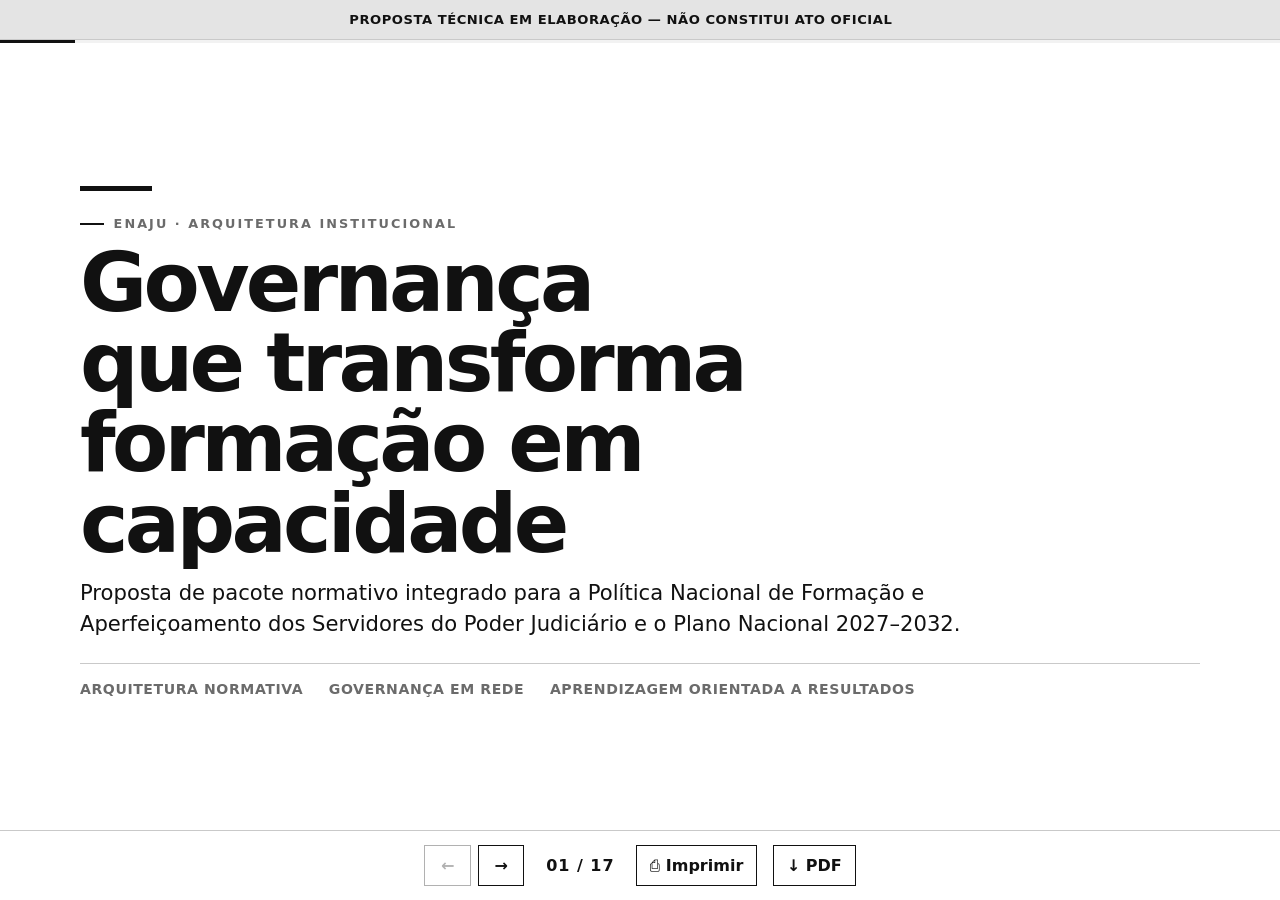
<file: governanca/index.html>
<!doctype html>
<html lang="pt-BR">
<head>
  <meta charset="utf-8">
  <meta name="viewport" content="width=device-width, initial-scale=1, viewport-fit=cover">
  <meta name="description" content="Proposta técnica de arquitetura normativa e governança para a Escola Nacional do Judiciário — ENAJU.">
  <meta name="theme-color" content="#ffffff">
  <title>Governança ENAJU · Proposta de arquitetura normativa</title>
  <style>
    :root {
      color-scheme: light;
      --ink: #111111;
      --ink-soft: #3d3d3d;
      --ink-mute: #6b6b6b;
      --paper: #ffffff;
      --fill: #f2f2f2;
      --fill-strong: #e4e4e4;
      --line: #c9c9c9;
      --line-strong: #111111;
      --content: 1120px;
      --status-height: 2.5rem;
      --controls-height: 4.4rem;
      font-family: "Inter", ui-sans-serif, system-ui, -apple-system, "Segoe UI", Arial, sans-serif;
      font-synthesis: none;
    }

    * { box-sizing: border-box; }

    html { background: var(--paper); }

    body {
      margin: 0;
      min-width: 280px;
      min-height: 100dvh;
      color: var(--ink);
      background: var(--paper);
      overflow: hidden;
    }

    a { color: var(--ink); text-underline-offset: .2em; }
    a:hover { background: var(--fill); }

    button, a { -webkit-tap-highlight-color: transparent; }

    :focus-visible {
      outline: 3px solid var(--ink);
      outline-offset: 3px;
    }

    .skip-link {
      position: fixed;
      z-index: 100;
      top: .6rem;
      left: .7rem;
      padding: .65rem 1rem;
      color: var(--paper);
      background: var(--ink);
      border-radius: .3rem;
      font-weight: 700;
      transform: translateY(-180%);
      transition: transform .18s ease;
    }

    .skip-link:focus { transform: translateY(0); }

    .proposal-status {
      position: fixed;
      z-index: 40;
      inset: 0 0 auto;
      min-height: var(--status-height);
      display: flex;
      align-items: center;
      justify-content: center;
      padding: .45rem 3.4rem .45rem 1rem;
      background: var(--fill-strong);
      border-bottom: 1px solid var(--line);
      color: var(--ink);
      font-size: clamp(.7rem, 1.3vw, .82rem);
      line-height: 1.2;
      font-weight: 700;
      letter-spacing: .04em;
      text-transform: uppercase;
      text-align: center;
    }

    .progress-track {
      position: fixed;
      z-index: 42;
      top: var(--status-height);
      left: 0;
      width: 100%;
      height: 3px;
      background: var(--fill);
    }

    .progress-fill {
      width: 5.9%;
      height: 100%;
      background: var(--ink);
      transition: width .25s ease;
    }

    .deck { min-height: 100dvh; }

    .slide {
      position: relative;
      width: 100%;
      min-height: 100dvh;
      height: 100dvh;
      padding:
        max(calc(var(--status-height) + clamp(1.8rem, 4.5vh, 3.6rem)), env(safe-area-inset-top))
        max(clamp(1.1rem, 5vw, 4.5rem), env(safe-area-inset-right))
        max(calc(var(--controls-height) + clamp(1.2rem, 3vh, 2rem)), env(safe-area-inset-bottom))
        max(clamp(1.1rem, 5vw, 4.5rem), env(safe-area-inset-left));
      overflow-x: hidden;
      overflow-y: auto;
      overscroll-behavior: contain;
    }

    .slide[hidden] { display: none; }

    .slide-inner {
      width: min(100%, var(--content));
      min-height: 100%;
      margin-inline: auto;
      display: flex;
      flex-direction: column;
      justify-content: center;
      gap: clamp(1rem, 2.6vh, 1.9rem);
    }

    .eyebrow {
      display: flex;
      align-items: center;
      gap: .6rem;
      margin: 0 0 .65rem;
      color: var(--ink-mute);
      font-size: clamp(.68rem, 1.2vw, .8rem);
      line-height: 1.25;
      font-weight: 700;
      letter-spacing: .16em;
      text-transform: uppercase;
    }

    .eyebrow::before {
      content: "";
      width: 1.5rem;
      height: 2px;
      background: var(--ink);
      flex: none;
    }

    h1, h2, h3, p { margin-top: 0; }

    h1 {
      max-width: 15ch;
      margin-bottom: .9rem;
      font-size: clamp(2.3rem, 6.4vw, 5.6rem);
      line-height: .98;
      letter-spacing: -.045em;
      text-wrap: balance;
    }

    h2 {
      max-width: 22ch;
      margin-bottom: 0;
      font-size: clamp(1.8rem, 4.2vw, 3.7rem);
      line-height: 1.04;
      letter-spacing: -.035em;
      text-wrap: balance;
    }

    h3 {
      margin-bottom: .45rem;
      font-size: clamp(.98rem, 1.8vw, 1.18rem);
      line-height: 1.22;
      letter-spacing: -.01em;
    }

    p, li, td, th, dd, dt {
      font-size: clamp(.88rem, 1.4vw, 1.02rem);
      line-height: 1.5;
      color: var(--ink-soft);
    }

    p:last-child, ul:last-child { margin-bottom: 0; }

    .lead {
      max-width: 70ch;
      color: var(--ink);
      font-size: clamp(1.02rem, 1.9vw, 1.32rem);
      line-height: 1.45;
    }

    .cover-rule {
      width: 4.5rem;
      height: 5px;
      background: var(--ink);
      margin-bottom: 1.6rem;
    }

    .cover-meta {
      display: flex;
      flex-wrap: wrap;
      gap: .5rem 1.6rem;
      padding-top: 1.1rem;
      border-top: 1px solid var(--line);
      color: var(--ink-mute);
      font-size: clamp(.74rem, 1.2vw, .88rem);
      font-weight: 600;
      letter-spacing: .04em;
      text-transform: uppercase;
    }

    .grid {
      display: grid;
      grid-template-columns: repeat(12, minmax(0, 1fr));
      gap: clamp(.7rem, 1.6vw, 1.15rem);
      align-items: stretch;
    }

    .col-3 { grid-column: span 3; }
    .col-4 { grid-column: span 4; }
    .col-5 { grid-column: span 5; }
    .col-6 { grid-column: span 6; }
    .col-7 { grid-column: span 7; }
    .col-8 { grid-column: span 8; }
    .col-12 { grid-column: 1 / -1; }

    .card {
      padding: clamp(.9rem, 2.1vw, 1.35rem);
      border: 1px solid var(--line);
      background: var(--paper);
    }

    .card.fill { background: var(--fill); }
    .card.top { border-top: 4px solid var(--line-strong); }

    .number {
      display: inline-flex;
      min-width: 2.1rem;
      height: 1.75rem;
      align-items: center;
      justify-content: center;
      margin-bottom: .7rem;
      padding-inline: .5rem;
      border: 1.5px solid var(--ink);
      color: var(--ink);
      font-size: .76rem;
      font-weight: 800;
      letter-spacing: .06em;
    }

    .clean-list { margin: .5rem 0 0; padding-left: 1.05rem; }
    .clean-list li { margin-bottom: .3rem; }

    .callout {
      padding: clamp(.75rem, 1.8vw, 1.05rem) clamp(.9rem, 2vw, 1.25rem);
      border-left: 4px solid var(--ink);
      background: var(--fill);
      color: var(--ink);
    }

    .table-wrap { overflow-x: auto; border: 1px solid var(--line); }

    table { width: 100%; border-collapse: collapse; min-width: 34rem; }

    th, td {
      padding: .6rem .8rem;
      text-align: left;
      vertical-align: top;
      border-bottom: 1px solid var(--line);
      font-size: clamp(.79rem, 1.25vw, .93rem);
      line-height: 1.4;
    }

    thead th {
      background: var(--fill-strong);
      color: var(--ink);
      font-weight: 800;
      letter-spacing: .04em;
      text-transform: uppercase;
      font-size: clamp(.68rem, 1.1vw, .78rem);
      border-bottom: 2px solid var(--ink);
    }

    tbody tr:last-child td { border-bottom: none; }

    .verb {
      display: inline-block;
      padding: .12rem .5rem;
      border: 1px solid var(--ink);
      font-size: .72rem;
      font-weight: 800;
      letter-spacing: .05em;
      text-transform: uppercase;
      white-space: nowrap;
    }

    .verb.keep { border-style: dashed; }
    .verb.revoke { border-width: 3px; font-weight: 900; }
    .verb.alter { background: var(--fill-strong); }

    .architecture {
      display: grid;
      grid-template-columns: repeat(auto-fit, minmax(11rem, 1fr));
      gap: clamp(.7rem, 1.6vw, 1.1rem);
    }

    .layer {
      display: flex;
      flex-direction: column;
      gap: .4rem;
      padding: clamp(.85rem, 1.9vw, 1.2rem);
      border: 1px solid var(--line);
      border-top: 4px solid var(--ink);
      background: var(--paper);
      min-height: 9.5rem;
    }

    .layer strong { font-size: clamp(.95rem, 1.6vw, 1.14rem); }
    .layer p { font-size: clamp(.76rem, 1.15vw, .89rem); }
    .layer .tag {
      margin-top: auto;
      color: var(--ink);
      font-size: .74rem;
      font-weight: 800;
      letter-spacing: .04em;
      text-transform: uppercase;
    }

    .flow {
      display: grid;
      grid-template-columns: repeat(auto-fit, minmax(9.5rem, 1fr));
      gap: clamp(.6rem, 1.4vw, 1rem);
      counter-reset: etapa;
    }

    .flow > div {
      padding: clamp(.8rem, 1.7vw, 1.1rem);
      border: 1px solid var(--line);
      background: var(--paper);
    }

    .flow > div::before {
      counter-increment: etapa;
      content: counter(etapa, decimal-leading-zero);
      display: block;
      margin-bottom: .45rem;
      font-size: .78rem;
      font-weight: 800;
      letter-spacing: .08em;
      color: var(--ink-mute);
    }

    .roles {
      display: grid;
      grid-template-columns: repeat(auto-fit, minmax(12rem, 1fr));
      gap: clamp(.6rem, 1.4vw, 1rem);
    }

    .role {
      padding: clamp(.8rem, 1.7vw, 1.1rem);
      border: 1px solid var(--line);
      border-left: 4px solid var(--ink);
    }

    .timeline {
      display: grid;
      grid-template-columns: repeat(auto-fit, minmax(11rem, 1fr));
      gap: clamp(.6rem, 1.4vw, 1rem);
    }

    .phase {
      padding: clamp(.8rem, 1.7vw, 1.1rem);
      border: 1px solid var(--line);
      background: var(--paper);
    }

    .phase .step {
      display: inline-flex;
      width: 1.8rem;
      height: 1.8rem;
      align-items: center;
      justify-content: center;
      margin-bottom: .55rem;
      border: 1.5px solid var(--ink);
      border-radius: 50%;
      font-weight: 800;
      font-size: .82rem;
    }

    .metric {
      display: flex;
      gap: .7rem;
      align-items: flex-start;
    }

    .metric .badge {
      flex: none;
      display: inline-flex;
      width: 1.7rem;
      height: 1.7rem;
      align-items: center;
      justify-content: center;
      border: 1.5px solid var(--ink);
      font-weight: 800;
      font-size: .8rem;
    }

    .metric strong { display: block; margin-bottom: .12rem; }
    .metric span { color: var(--ink-soft); font-size: clamp(.79rem, 1.2vw, .92rem); }

    .pill-row { display: flex; flex-wrap: wrap; gap: .4rem; margin-top: .8rem; }

    .pill {
      padding: .22rem .7rem;
      border: 1px solid var(--line);
      background: var(--fill);
      font-size: .76rem;
      font-weight: 600;
      letter-spacing: .02em;
    }

    .source-list {
      display: grid;
      grid-template-columns: repeat(auto-fit, minmax(17rem, 1fr));
      gap: .35rem .9rem;
      margin: 0;
      padding: 0;
      list-style: none;
    }

    .source-list li { border-bottom: 1px solid var(--line); }

    .source-list a {
      display: block;
      padding: .42rem .2rem;
      font-size: clamp(.78rem, 1.2vw, .9rem);
      text-decoration: none;
      color: var(--ink);
    }

    .source-list a::before { content: "→ "; color: var(--ink-mute); }

    .small { font-size: clamp(.74rem, 1.15vw, .86rem); }
    .muted { color: var(--ink-mute); }

    .controls {
      position: fixed;
      z-index: 45;
      inset: auto 0 0;
      min-height: var(--controls-height);
      display: flex;
      align-items: center;
      justify-content: center;
      gap: 1rem;
      padding: .7rem max(1rem, env(safe-area-inset-right)) max(.7rem, env(safe-area-inset-bottom)) max(1rem, env(safe-area-inset-left));
      background: var(--paper);
      border-top: 1px solid var(--line);
    }

    .control-group { display: flex; gap: .45rem; }

    .control-button {
      display: inline-flex;
      align-items: center;
      justify-content: center;
      gap: .35rem;
      min-width: 2.9rem;
      min-height: 2.6rem;
      padding: .45rem .8rem;
      border: 1.5px solid var(--ink);
      background: var(--paper);
      color: var(--ink);
      font: inherit;
      font-weight: 700;
      cursor: pointer;
    }

    .control-button:hover:not(:disabled) { background: var(--ink); color: var(--paper); }
    .control-button:disabled { opacity: .32; cursor: default; }

    .counter {
      min-width: 5rem;
      text-align: center;
      font-variant-numeric: tabular-nums;
      font-weight: 800;
      letter-spacing: .06em;
      color: var(--ink);
    }

    .live-status {
      position: absolute;
      width: 1px;
      height: 1px;
      margin: -1px;
      padding: 0;
      overflow: hidden;
      clip: rect(0 0 0 0);
      white-space: nowrap;
      border: 0;
    }

    /* Abaixo da largura de uma A4 a 96 dpi (794px), para não afetar a impressão. */
    @media (max-width: 760px) {
      .grid, .architecture, .flow, .roles, .timeline, .source-list {
        grid-template-columns: 1fr;
      }
      .grid > *, .architecture > *, .roles > * { grid-column: 1 !important; }
      .layer { min-height: auto; }
      h1 { max-width: none; }
      h2 { max-width: none; }
    }

    @media (prefers-reduced-motion: reduce) {
      * { transition: none !important; scroll-behavior: auto !important; }
    }

    @media print {
      /* Paisagem: proporção natural de lâmina, uma lâmina por página. */
      @page { size: A4 landscape; margin: 11mm 13mm; }

      html, body { background: #fff; overflow: visible; }

      .proposal-status, .progress-track, .controls, .skip-link { display: none !important; }

      .deck { min-height: 0; }

      .slide {
        display: flex !important;
        align-items: center;
        height: auto;
        min-height: 183mm;
        padding: 0;
        margin: 0;
        overflow: visible;
        break-after: page;
      }

      .slide:last-child { break-after: auto; }

      .slide-inner {
        width: 100%;
        min-height: 0;
        display: block;
        max-width: none;
      }

      .slide-inner > * + * { margin-top: 5mm; }

      h1 { font-size: 42pt; max-width: 18ch; }
      h2 { font-size: 28pt; max-width: none; }
      h3 { font-size: 13pt; margin-bottom: 2mm; }
      p, li, td, th, dd, dt { font-size: 11.5pt; color: #111; }
      .lead { font-size: 14.5pt; }
      .eyebrow { font-size: 9pt; margin-bottom: 3mm; }
      .small { font-size: 9.5pt; }
      .number, .verb, .pill, .layer .tag { font-size: 9pt; }
      .metric .badge, .phase .step { width: 8mm; height: 8mm; font-size: 10pt; }

      .grid, .architecture, .flow, .roles, .timeline { gap: 5mm; }
      .layer { min-height: 42mm; }
      .card, .layer, .role, .phase, .flow > div { padding: 5mm; }
      .clean-list li { margin-bottom: 1.5mm; }
      .callout { padding: 4mm 5mm; }

      .card, .layer, .role, .phase, .flow > div, .pill { break-inside: avoid; }
      tr, .metric { break-inside: avoid; }
      .table-wrap { overflow: visible; }
      table { min-width: 0; }
      th, td { padding: 2mm 3mm; }

      a { text-decoration: none; }
      .source-list { grid-template-columns: 1fr 1fr; }
      .cover-rule { margin-bottom: 8mm; }
    }
  </style>
</head>
<body>
  <a class="skip-link" href="#deck">Ir para o conteúdo</a>

  <div class="proposal-status" role="note">
    Proposta técnica em elaboração — não constitui ato oficial
  </div>
  <div class="progress-track" role="progressbar" aria-label="Progresso da apresentação" aria-valuemin="1" aria-valuemax="17" aria-valuenow="1">
    <div class="progress-fill"></div>
  </div>

  <main class="deck" id="deck" aria-label="Apresentação sobre a governança da ENAJU">
    <section class="slide" id="slide-1" role="group" aria-roledescription="lâmina" aria-label="1 de 17: Governança ENAJU">
      <div class="slide-inner">
        <div>
          <div class="cover-rule" aria-hidden="true"></div>
          <p class="eyebrow">ENAJU · arquitetura institucional</p>
          <h1 tabindex="-1">Governança que transforma formação em capacidade</h1>
          <p class="lead">Proposta de pacote normativo integrado para a Política Nacional de Formação e Aperfeiçoamento dos Servidores do Poder Judiciário e o Plano Nacional 2027–2032.</p>
        </div>
        <div class="cover-meta">
          <span>Arquitetura normativa</span>
          <span>Governança em rede</span>
          <span>Aprendizagem orientada a resultados</span>
        </div>
      </div>
    </section>

    <section class="slide" id="slide-2" role="group" aria-roledescription="lâmina" aria-label="2 de 17: Síntese executiva" hidden>
      <div class="slide-inner">
        <header>
          <p class="eyebrow">Síntese executiva</p>
          <h2 tabindex="-1">Uma arquitetura, oito atos</h2>
        </header>
        <div class="grid">
          <article class="card top col-4">
            <span class="number">01</span>
            <h3>Política nacional</h3>
            <p>Uma resolução plenária consolida a política, aprova o Plano 2027–2032 em anexo, altera as Resoluções nº 159/2012 e nº 347/2020 e revoga as Resoluções nº 192/2014 e nº 246/2018.</p>
          </article>
          <article class="card top col-4">
            <span class="number">02—03</span>
            <h3>Governança da Escola</h3>
            <p>A Portaria nº 257/2026 já aprovou estrutura e Regimento: propõe-se portaria alteradora, não um segundo regulamento, somada ao ato que aprova o Projeto Pedagógico-Institucional.</p>
          </article>
          <article class="card top col-4">
            <span class="number">04—08</span>
            <h3>Operação e ajustes</h3>
            <p>Alteração da IN nº 112/2026; disciplina e tabela de GECC; harmonização da Portaria nº 284/2025 e da IN DG nº 35/2015. O grupo de trabalho encerra-se por despacho.</p>
          </article>
        </div>
        <p class="callout"><strong>Resultado pretendido:</strong> cada tema no tipo de ato e na instância competentes, com uma única cadeia de planejamento, execução, avaliação e melhoria.</p>
      </div>
    </section>

    <section class="slide" id="slide-3" role="group" aria-roledescription="lâmina" aria-label="3 de 17: Base institucional vigente" hidden>
      <div class="slide-inner">
        <header>
          <p class="eyebrow">Ponto de partida verificado</p>
          <h2 tabindex="-1">A ENAJU já tem fundamento e Regimento</h2>
        </header>
        <div class="grid">
          <article class="card top col-6">
            <span class="number">643</span>
            <h3>Resolução CNJ nº 643/2025</h3>
            <ul class="clean-list">
              <li>Tem <strong>7 artigos</strong>.</li>
              <li>Transforma o CEAJud em Escola Nacional do Judiciário.</li>
              <li>Define a ENAJU como órgão central do sistema nacional de formação de servidores.</li>
              <li>Seu art. 5º remete estrutura e Regimento a ato da Presidência.</li>
            </ul>
          </article>
          <article class="card top col-6">
            <span class="number">257</span>
            <h3>Portaria Presidência nº 257/2026</h3>
            <ul class="clean-list">
              <li>Aprova a estrutura organizacional da Escola.</li>
              <li>Aprova o Regimento Interno como anexo.</li>
              <li>Institui Conselho Superior, Diretoria-Geral, Diretoria Executiva, unidades e Rede de Escolas.</li>
              <li>Já distribui competências estratégicas, pedagógicas e operacionais.</li>
            </ul>
          </article>
        </div>
        <p class="callout">A revisão parte do texto vigente: preserva o que já foi instituído e altera apenas o necessário para completar a governança.</p>
      </div>
    </section>

    <section class="slide" id="slide-4" role="group" aria-roledescription="lâmina" aria-label="4 de 17: Problema de governança" hidden>
      <div class="slide-inner">
        <header>
          <p class="eyebrow">Questão de desenho</p>
          <h2 tabindex="-1">Da formação isolada ao ciclo de capacidade</h2>
        </header>
        <div class="grid">
          <article class="card fill col-5">
            <h3>O que precisa ser superado</h3>
            <ul class="clean-list">
              <li>Atos sobrepostos para objetos semelhantes.</li>
              <li>Planejamento de cursos desconectado de problemas institucionais.</li>
              <li>Métricas concentradas em oferta, carga horária e satisfação.</li>
              <li>Responsabilidades nacionais e locais pouco encadeadas.</li>
            </ul>
          </article>
          <article class="card col-7">
            <h3>O que a proposta organiza</h3>
            <p class="lead">Política judiciária → capacidades necessárias → aprendizagem → aplicação no trabalho → resultado institucional → evidência para decidir.</p>
            <div class="pill-row" aria-label="Princípios do desenho">
              <span class="pill">subsidiariedade</span>
              <span class="pill">cooperação</span>
              <span class="pill">acessibilidade</span>
              <span class="pill">transparência</span>
              <span class="pill">proteção de dados</span>
              <span class="pill">melhoria contínua</span>
            </div>
          </article>
        </div>
      </div>
    </section>

    <section class="slide" id="slide-5" role="group" aria-roledescription="lâmina" aria-label="5 de 17: Arquitetura normativa" hidden>
      <div class="slide-inner">
        <header>
          <p class="eyebrow">Mapa dos instrumentos</p>
          <h2 tabindex="-1">Cada decisão no seu nível normativo</h2>
        </header>
        <div class="architecture" aria-label="Arquitetura normativa em seis camadas">
          <article class="layer">
            <strong>Política + Plano</strong>
            <p>Direitos, deveres, governança nacional, ciclo de resultados e prioridades 2027–2032.</p>
            <span class="tag">Resolução · Plenário</span>
          </article>
          <article class="layer">
            <strong>Regimento</strong>
            <p>Ajustes pontuais de competência, aprovação, monitoramento e articulação em rede.</p>
            <span class="tag">Portaria alteradora</span>
          </article>
          <article class="layer">
            <strong>Processo</strong>
            <p>Integra capacidades e ações formativas ao planejamento e à gestão das políticas judiciárias.</p>
            <span class="tag">Alteração da IN 112</span>
          </article>
          <article class="layer">
            <strong>PPI</strong>
            <p>Concepção pedagógica, metodologia, avaliação, acessibilidade e padrões de qualidade.</p>
            <span class="tag">Ato de aprovação</span>
          </article>
          <article class="layer">
            <strong>Docência</strong>
            <p>Gratificação por Encargo de Curso ou Concurso com disciplina consolidada e tabela única de percentuais.</p>
            <span class="tag">IN + portaria</span>
          </article>
          <article class="layer">
            <strong>Ajustes internos</strong>
            <p>Educação corporativa do próprio CNJ harmonizada com a política nacional e com as competências da ENAJU.</p>
            <span class="tag">Portaria 284 · IN DG 35</span>
          </article>
        </div>
      </div>
    </section>

    <section class="slide" id="slide-6" role="group" aria-roledescription="lâmina" aria-label="6 de 17: Conteúdo da resolução" hidden>
      <div class="slide-inner">
        <header>
          <p class="eyebrow">Peça estruturante</p>
          <h2 tabindex="-1">O que a nova Resolução deve conter</h2>
        </header>
        <div class="grid">
          <article class="card top col-4">
            <h3>Núcleo da política</h3>
            <ul class="clean-list">
              <li>Finalidade, alcance e conceitos.</li>
              <li>Princípios e diretrizes.</li>
              <li>Responsabilidades da ENAJU, dos tribunais e da Rede.</li>
            </ul>
          </article>
          <article class="card top col-4">
            <h3>Ciclo de gestão</h3>
            <ul class="clean-list">
              <li>Diagnóstico e priorização de capacidades.</li>
              <li>Planejamento, execução e cooperação.</li>
              <li>Avaliação, transparência e revisão.</li>
            </ul>
          </article>
          <article class="card top col-4">
            <h3>Regras de suporte</h3>
            <ul class="clean-list">
              <li>Acessibilidade e diversidade.</li>
              <li>Dados, tecnologia e integridade.</li>
              <li>Recursos educacionais e direitos autorais.</li>
            </ul>
          </article>
          <article class="card fill col-12">
            <h3>Anexo normativo: Plano Nacional 2027–2032</h3>
            <p>O plano integra a própria Resolução porque orienta nacionalmente os tribunais. Planos anuais operacionais desdobram prioridades, iniciativas, indicadores e metas sem criar uma política paralela.</p>
          </article>
        </div>
      </div>
    </section>

    <section class="slide" id="slide-7" role="group" aria-roledescription="lâmina" aria-label="7 de 17: Tratamento dos atos" hidden>
      <div class="slide-inner">
        <header>
          <p class="eyebrow">Técnica legislativa</p>
          <h2 tabindex="-1">Criar, alterar, revogar ou manter</h2>
        </header>
        <div class="table-wrap" tabindex="0" aria-label="Tabela de tratamento dos atos normativos">
          <table>
            <thead>
              <tr><th>Tratamento</th><th>Ato</th><th>Efeito proposto</th></tr>
            </thead>
            <tbody>
              <tr><td><span class="verb">Criar</span></td><td>Nova Resolução</td><td>Política nacional consolidada e Plano 2027–2032 em anexo.</td></tr>
              <tr><td><span class="verb alter">Alterar</span></td><td>Resoluções nº 159/2012 e nº 347/2020</td><td>Remissões e interfaces pontuais, sem deslocar competências próprias de outras escolas ou políticas.</td></tr>
              <tr><td><span class="verb revoke">Revogar</span></td><td>Resoluções nº 192/2014 e nº 246/2018</td><td>Revogação expressa porque seu conteúdo é absorvido e atualizado no novo texto.</td></tr>
              <tr><td><span class="verb alter">Alterar</span></td><td>Portaria Presidência nº 257/2026</td><td>Complementa o Regimento vigente; não duplica estrutura ou competências.</td></tr>
              <tr><td><span class="verb alter">Alterar</span></td><td>Instrução Normativa nº 112/2026</td><td>Insere a dimensão de capacidades no ciclo de gestão das políticas judiciárias.</td></tr>
              <tr><td><span class="verb">Criar</span></td><td>IN de GECC e portaria de tabela única</td><td>Substituem a IN nº 20/2009, a IN nº 110/2025 e as portarias de percentuais, com observância do Decreto nº 11.069/2022.</td></tr>
              <tr><td><span class="verb alter">Alterar</span></td><td>Portaria nº 284/2025 e IN DG nº 35/2015</td><td>Harmoniza a educação corporativa interna do CNJ e remove a remissão à política revogada.</td></tr>
              <tr><td><span class="verb keep">Manter</span></td><td>Resoluções nº 643/2025, nº 692/2026 e atos correlatos</td><td>Preserva fundamento institucional, estratégia e regras compatíveis.</td></tr>
            </tbody>
          </table>
        </div>
        <p class="small muted">A redação final deve trazer cláusulas expressas de alteração e revogação e conferir todas as remissões antes da submissão.</p>
      </div>
    </section>

    <section class="slide" id="slide-8" role="group" aria-roledescription="lâmina" aria-label="8 de 17: Modelo de governança" hidden>
      <div class="slide-inner">
        <header>
          <p class="eyebrow">Responsabilidade clara</p>
          <h2 tabindex="-1">Governança nacional, execução em rede</h2>
        </header>
        <div class="roles">
          <article class="role">
            <h3>Plenário do CNJ</h3>
            <p>Aprova a política, o plano e as alterações de objetivos, indicadores, metas e responsabilidades nacionais.</p>
          </article>
          <article class="role">
            <h3>Presidência</h3>
            <p>Edita estrutura, Regimento, PPI e instruções de sua competência.</p>
          </article>
          <article class="role">
            <h3>Conselho Superior</h3>
            <p>Aprova o plano estratégico, o plano anual e a proposta do PPI; supervisiona resultados.</p>
          </article>
          <article class="role">
            <h3>Diretoria-Geral</h3>
            <p>Dirige a implementação, submete instrumentos ao Conselho e articula a Rede.</p>
          </article>
          <article class="role">
            <h3>Diretoria Executiva</h3>
            <p>Planeja, executa, monitora, avalia e presta contas na forma do Regimento.</p>
          </article>
          <article class="role">
            <h3>Rede e tribunais</h3>
            <p>Cocriam, consultam, compartilham e executam localmente, preservada a autonomia.</p>
          </article>
        </div>
      </div>
    </section>

    <section class="slide" id="slide-9" role="group" aria-roledescription="lâmina" aria-label="9 de 17: Ciclo de gestão" hidden>
      <div class="slide-inner">
        <header>
          <p class="eyebrow">Método comum</p>
          <h2 tabindex="-1">Um ciclo contínuo de capacidade e resultado</h2>
        </header>
        <div class="flow" aria-label="Ciclo de gestão em seis etapas">
          <div><h3>Diagnosticar</h3><p>Problema, público, contexto e lacuna de capacidade.</p></div>
          <div><h3>Priorizar</h3><p>Critérios nacionais, evidência e viabilidade.</p></div>
          <div><h3>Desenhar</h3><p>Resultado esperado, percurso e avaliação.</p></div>
          <div><h3>Executar</h3><p>Rede, acessibilidade e recursos compartilhados.</p></div>
          <div><h3>Avaliar</h3><p>Aprendizagem, aplicação e resultado.</p></div>
          <div><h3>Aprender</h3><p>Transparência, revisão e nova decisão.</p></div>
        </div>
        <p class="callout">Nem toda lacuna institucional é educacional. Causas de pessoal, processo, tecnologia ou infraestrutura são registradas e encaminhadas às unidades competentes.</p>
      </div>
    </section>

    <section class="slide" id="slide-10" role="group" aria-roledescription="lâmina" aria-label="10 de 17: Projeto Pedagógico-Institucional" hidden>
      <div class="slide-inner">
        <header>
          <p class="eyebrow">Identidade pedagógica</p>
          <h2 tabindex="-1">Coerência pedagógica para toda a Escola</h2>
        </header>
        <div class="grid">
          <article class="card top col-4">
            <h3>Concepção</h3>
            <ul class="clean-list">
              <li>Prática–teoria–prática.</li>
              <li>Aprendizagem significativa e mediação.</li>
              <li>Andragogia, heutagogia e currículo vivo.</li>
            </ul>
          </article>
          <article class="card top col-4">
            <h3>Padrão de qualidade</h3>
            <ul class="clean-list">
              <li>Plano de curso aprovado para toda ação.</li>
              <li>Níveis de rigor proporcionais a risco e custo.</li>
              <li>Acessibilidade desde a concepção.</li>
            </ul>
          </article>
          <article class="card top col-4">
            <h3>Governança do PPI</h3>
            <ul class="clean-list">
              <li>Proposta aprovada pelo Conselho Superior.</li>
              <li>Aprovação e revisão por Portaria da Presidência.</li>
              <li>Revisão a cada ciclo da Estratégia Nacional.</li>
            </ul>
          </article>
        </div>
        <p class="callout">O PPI define a identidade e o sistema pedagógico; a Política define o sistema nacional; o Regimento define a governança e as competências.</p>
      </div>
    </section>

    <section class="slide" id="slide-11" role="group" aria-roledescription="lâmina" aria-label="11 de 17: Plano Nacional 2027 a 2032" hidden>
      <div class="slide-inner">
        <header>
          <p class="eyebrow">Prioridades do ciclo</p>
          <h2 tabindex="-1">Plano Nacional 2027–2032</h2>
        </header>
        <div class="grid">
          <article class="card col-4"><h3>Direitos e qualidade</h3><p>Capacidades para serviços acessíveis, efetivos, céleres e centrados nas pessoas.</p></article>
          <article class="card col-4"><h3>Digital, dados e IA</h3><p>Uso responsável de tecnologia, inteligência artificial, dados e segurança cibernética.</p></article>
          <article class="card col-4"><h3>Governança e gestão</h3><p>Liderança, integridade, estratégia, orçamento, processos e entrega de valor.</p></article>
          <article class="card col-4"><h3>Pessoas e ambientes</h3><p>Saúde, diversidade, inclusão, desenvolvimento de equipes e trabalho sustentável.</p></article>
          <article class="card col-4"><h3>Inovação e cooperação</h3><p>Redes de aprendizagem, pesquisa aplicada e difusão de soluções reutilizáveis.</p></article>
          <article class="card col-4"><h3>Sustentabilidade</h3><p>Capacidades para responsabilidade socioambiental e contratações sustentáveis.</p></article>
        </div>
      </div>
    </section>

    <section class="slide" id="slide-12" role="group" aria-roledescription="lâmina" aria-label="12 de 17: Evidência e prestação de contas" hidden>
      <div class="slide-inner">
        <header>
          <p class="eyebrow">Valor público demonstrável</p>
          <h2 tabindex="-1">Medir do acesso ao resultado</h2>
        </header>
        <div class="grid">
          <article class="card col-6"><div class="metric"><span class="badge">1</span><div><strong>Alcance e equidade</strong><span>Participação, cobertura, acessibilidade e distribuição entre públicos.</span></div></div></article>
          <article class="card col-6"><div class="metric"><span class="badge">2</span><div><strong>Experiência</strong><span>Relevância percebida, engajamento e condições de aprendizagem.</span></div></div></article>
          <article class="card col-6"><div class="metric"><span class="badge">3</span><div><strong>Aprendizagem</strong><span>Evolução de conhecimentos, habilidades e atitudes.</span></div></div></article>
          <article class="card col-6"><div class="metric"><span class="badge">4</span><div><strong>Aplicação</strong><span>Transferência para o trabalho e mudança de práticas.</span></div></div></article>
          <article class="card col-6"><div class="metric"><span class="badge">5</span><div><strong>Resultado institucional</strong><span>Contribuição plausível para desempenho e valor público.</span></div></div></article>
          <article class="card col-6"><div class="metric"><span class="badge">6</span><div><strong>Capacidade da rede</strong><span>Cooperação, recursos reutilizados e maturidade de gestão.</span></div></div></article>
        </div>
        <p class="callout">Nem toda ação exige todos os níveis. O desenho avaliativo deve ser proporcional à relevância, ao custo, ao risco e ao efeito pretendido.</p>
      </div>
    </section>

    <section class="slide" id="slide-13" role="group" aria-roledescription="lâmina" aria-label="13 de 17: Ajustes nas interfaces" hidden>
      <div class="slide-inner">
        <header>
          <p class="eyebrow">Compatibilidade do sistema</p>
          <h2 tabindex="-1">Ajustes cirúrgicos nas interfaces</h2>
        </header>
        <div class="grid">
          <article class="card top col-6">
            <span class="number">159</span>
            <h3>Formação no Poder Judiciário</h3>
            <p>Atualizar as referências ao antigo CEAJud, reconhecer o papel sistêmico da ENAJU na formação de servidores e preservar as competências próprias da ENFAM, da ENAMAT e das escolas da magistratura.</p>
          </article>
          <article class="card top col-6">
            <span class="number">347</span>
            <h3>Governança das contratações</h3>
            <p>Alinhar as ações de desenvolvimento para contratações à política nacional, ao planejamento por capacidades e à cooperação em rede, sem substituir a governança temática existente.</p>
          </article>
          <article class="card top col-6">
            <span class="number">284</span>
            <h3>Gestão de pessoas do CNJ</h3>
            <p>Harmonizar a educação corporativa interna com a nova Política e com as competências da ENAJU, preservando a titularidade da Secretaria de Gestão de Pessoas.</p>
          </article>
          <article class="card top col-6">
            <span class="number">35</span>
            <h3>Instrução da Diretoria-Geral</h3>
            <p>Retirar da IN DG nº 35/2015 a remissão à Resolução nº 192/2014, que será revogada, evitando referência a ato inexistente.</p>
          </article>
        </div>
        <p class="lead">A regra é <strong>mudar somente o necessário</strong>: remissões exatas, linguagem coerente e nenhuma ampliação implícita de competência.</p>
      </div>
    </section>

    <section class="slide" id="slide-14" role="group" aria-roledescription="lâmina" aria-label="14 de 17: Retribuição da atividade educacional" hidden>
      <div class="slide-inner">
        <header>
          <p class="eyebrow">Integridade dos pagamentos</p>
          <h2 tabindex="-1">Uma disciplina única para a GECC</h2>
        </header>
        <div class="grid">
          <article class="card top col-6">
            <h3>Disciplina consolidada</h3>
            <p>Uma instrução normativa substitui a disciplina de 2009, fundada em decreto revogado, e define elegibilidade, fluxo, limites, controles e segregação entre seleção pedagógica, instrução, pagamento e atesto.</p>
          </article>
          <article class="card top col-6">
            <h3>Tabela única</h3>
            <p>Uma portaria concentra percentuais e valores em anexo único, nos limites do Decreto nº 11.069/2022, com identificação da base remuneratória federal e forma de atualização.</p>
          </article>
          <article class="card fill col-12">
            <h3>Contratação externa segue regime próprio</h3>
            <p>Profissional externo não é pago por analogia à gratificação: sua atuação depende de instrumento próprio e da Lei nº 14.133/2021, com definição expressa dos direitos patrimoniais necessários. Os direitos morais do autor permanecem inalienáveis e irrenunciáveis.</p>
          </article>
        </div>
        <p class="small muted">As revogações das portarias de percentuais só produzem efeito com a vigência simultânea da nova instrução e da nova tabela, preservadas as atividades já autorizadas.</p>
      </div>
    </section>

    <section class="slide" id="slide-15" role="group" aria-roledescription="lâmina" aria-label="15 de 17: Encerramento do grupo de trabalho" hidden>
      <div class="slide-inner">
        <header>
          <p class="eyebrow">Providência conclusiva</p>
          <h2 tabindex="-1">O GT 362 se encerra com comunicação e relatório</h2>
        </header>
        <div class="grid">
          <article class="card top col-7">
            <h3>Rito aplicável</h3>
            <p class="lead">A Instrução Normativa nº 107/2025 prevê a comunicação do encerramento às unidades competentes e à unidade de gestão estratégica, acompanhada de relatório final.</p>
            <p>O produto estrutural do grupo já se materializou na Portaria Presidência nº 257/2026, que aprovou a estrutura e o Regimento da ENAJU.</p>
          </article>
          <article class="card fill col-5">
            <h3>Conteúdo do fechamento</h3>
            <ul class="clean-list">
              <li>Objeto e atividades realizadas.</li>
              <li>Produtos entregues.</li>
              <li>Resultados e recomendações.</li>
              <li>Registro da comunicação.</li>
            </ul>
          </article>
        </div>
        <p class="callout"><strong>Consequência:</strong> não é necessário criar um novo ato normativo apenas para declarar o encerramento ordinário do grupo.</p>
      </div>
    </section>

    <section class="slide" id="slide-16" role="group" aria-roledescription="lâmina" aria-label="16 de 17: Sequência de implementação" hidden>
      <div class="slide-inner">
        <header>
          <p class="eyebrow">Implementação segura</p>
          <h2 tabindex="-1">Da validação jurídica ao primeiro ciclo</h2>
        </header>
        <div class="timeline" aria-label="Sequência de implementação em quatro fases">
          <article class="phase"><span class="step">A</span><h3>Consistência</h3><p>Conferir competência, técnica legislativa, remissões, impactos e aderência ao acervo vigente.</p></article>
          <article class="phase"><span class="step">B</span><h3>Participação</h3><p>Submeter a nova política ao rito de consulta e às manifestações técnicas cabíveis.</p></article>
          <article class="phase"><span class="step">C</span><h3>Aprovação</h3><p>Encaminhar cada peça à instância competente e publicar o conjunto com ordem lógica.</p></article>
          <article class="phase"><span class="step">D</span><h3>Operação</h3><p>Estabelecer linha de base, desdobrar o plano anual, apoiar a Rede e monitorar resultados.</p></article>
        </div>
        <div class="grid">
          <article class="card col-6"><h3>Controle de qualidade</h3><p>Quadro comparativo artigo a artigo, teste de remissões, matriz de responsabilidades e versão consolidada para leitura final.</p></article>
          <article class="card col-6"><h3>Transparência</h3><p>Publicação dos atos, do PPI, do plano, dos critérios de priorização e dos resultados em linguagem acessível.</p></article>
        </div>
      </div>
    </section>

    <section class="slide" id="slide-17" role="group" aria-roledescription="lâmina" aria-label="17 de 17: Fontes oficiais" hidden>
      <div class="slide-inner">
        <header>
          <p class="eyebrow">Base documental</p>
          <h2 tabindex="-1">Fontes oficiais consultadas</h2>
          <p class="lead">Links para o repositório de atos normativos do Conselho Nacional de Justiça.</p>
        </header>
        <ul class="source-list">
          <li><a href="https://atos.cnj.jus.br/atos/detalhar/6313">Resolução CNJ nº 643/2025 · instituição da ENAJU</a></li>
          <li><a href="https://atos.cnj.jus.br/atos/detalhar/1417">Portaria Presidência nº 257/2026 · estrutura e Regimento</a></li>
          <li><a href="https://atos.cnj.jus.br/atos/detalhar/626">Portaria Presidência nº 221/2026 · estrutura orgânica do CNJ</a></li>
          <li><a href="https://atos.cnj.jus.br/atos/detalhar/6824">Instrução Normativa nº 112/2026 · políticas judiciárias</a></li>
          <li><a href="https://atos.cnj.jus.br/atos/detalhar/6825">Instrução Normativa nº 113/2026 · governança das políticas</a></li>
          <li><a href="https://atos.cnj.jus.br/atos/detalhar/6224">Instrução Normativa nº 107/2025 · colegiados e encerramento</a></li>
          <li><a href="https://atos.cnj.jus.br/atos/detalhar/972">Resolução CNJ nº 159/2012 · formação no Judiciário</a></li>
          <li><a href="https://atos.cnj.jus.br/atos/detalhar/3518">Resolução CNJ nº 347/2020 · governança das contratações</a></li>
          <li><a href="https://atos.cnj.jus.br/atos/detalhar/2012">Resolução CNJ nº 192/2014 · política vigente a consolidar</a></li>
          <li><a href="https://atos.cnj.jus.br/atos/detalhar/6410">Resolução CNJ nº 655/2025 · elaboração de atos normativos</a></li>
          <li><a href="https://atos.cnj.jus.br/atos/detalhar/1054">Resolução CNJ nº 692/2026 · Estratégia Nacional 2027–2032</a></li>
          <li><a href="https://atos.cnj.jus.br/atos/detalhar/6347">Portaria Presidência nº 284/2025 · gestão de pessoas do CNJ</a></li>
          <li><a href="https://atos.cnj.jus.br/atos/detalhar/2166">Instrução Normativa DG nº 35/2015 · educação corporativa</a></li>
          <li><a href="https://atos.cnj.jus.br/atos/detalhar/461">Instrução Normativa nº 20/2009 · disciplina de GECC a substituir</a></li>
          <li><a href="https://atos.cnj.jus.br/atos/detalhar/6379">Portaria Presidência nº 351/2025 · percentuais de GECC</a></li>
          <li><a href="https://www.planalto.gov.br/ccivil_03/_ato2019-2022/2022/decreto/d11069.htm">Decreto nº 11.069/2022 · regulamento da GECC</a></li>
        </ul>
        <p class="small muted">Conteúdo de caráter propositivo. A redação das minutas permanece sujeita à análise das unidades competentes e à deliberação das instâncias previstas nos atos vigentes.</p>
      </div>
    </section>
  </main>

  <nav class="controls" aria-label="Controles da apresentação">
    <div class="control-group">
      <button class="control-button" id="previousButton" type="button" aria-label="Lâmina anterior" disabled>
        <span aria-hidden="true">←</span>
      </button>
      <button class="control-button" id="nextButton" type="button" aria-label="Próxima lâmina">
        <span aria-hidden="true">→</span>
      </button>
    </div>
    <span class="counter" id="counter" aria-hidden="true">01 / 17</span>
    <button class="control-button" id="printButton" type="button" aria-label="Imprimir ou salvar como PDF">
      <span aria-hidden="true">⎙</span><span class="button-label">PDF</span>
    </button>
  </nav>

  <p class="live-status" id="liveStatus" aria-live="polite" aria-atomic="true">Lâmina 1 de 17: Governança ENAJU</p>

  <script>
    (() => {
      "use strict";

      const slides = Array.from(document.querySelectorAll(".slide"));
      const previousButton = document.getElementById("previousButton");
      const nextButton = document.getElementById("nextButton");
      const printButton = document.getElementById("printButton");
      const counter = document.getElementById("counter");
      const liveStatus = document.getElementById("liveStatus");
      const progress = document.querySelector(".progress-track");
      const progressFill = document.querySelector(".progress-fill");
      const reduceMotion = window.matchMedia("(prefers-reduced-motion: reduce)");
      let current = 0;
      let touchStartX = null;
      let touchStartY = null;

      const clamp = (value) => Math.max(0, Math.min(slides.length - 1, value));

      function titleFor(slide) {
        const heading = slide.querySelector("h1, h2");
        return heading ? heading.textContent.trim() : "Apresentação ENAJU";
      }

      function update(nextIndex, options = {}) {
        const target = clamp(nextIndex);
        const shouldFocus = options.focus !== false;
        const shouldUpdateHash = options.hash !== false;

        slides.forEach((slide, index) => {
          const active = index === target;
          slide.hidden = !active;
          slide.setAttribute("aria-hidden", String(!active));
        });

        current = target;
        const visible = slides[current];
        const humanNumber = current + 1;
        const percentage = (humanNumber / slides.length) * 100;

        previousButton.disabled = current === 0;
        nextButton.disabled = current === slides.length - 1;
        counter.textContent = `${String(humanNumber).padStart(2, "0")} / ${slides.length}`;
        progress.setAttribute("aria-valuenow", String(humanNumber));
        progressFill.style.width = `${percentage}%`;
        liveStatus.textContent = `Lâmina ${humanNumber} de ${slides.length}: ${titleFor(visible)}`;
        document.title = `${String(humanNumber).padStart(2, "0")} · ${titleFor(visible)} · ENAJU`;

        if (shouldUpdateHash && history.replaceState) {
          history.replaceState(null, "", `#${visible.id}`);
        }

        if (shouldFocus) {
          const heading = visible.querySelector("h1, h2");
          if (heading) heading.focus({ preventScroll: true });
        }

        visible.scrollTo({ top: 0, behavior: reduceMotion.matches ? "auto" : "smooth" });
      }

      function indexFromHash() {
        const match = window.location.hash.match(/^#slide-(\d+)$/);
        return match ? clamp(Number(match[1]) - 1) : 0;
      }

      previousButton.addEventListener("click", () => update(current - 1));
      nextButton.addEventListener("click", () => update(current + 1));
      printButton.addEventListener("click", () => window.print());

      document.addEventListener("keydown", (event) => {
        const interactive = event.target.closest("a, button, input, textarea, select, summary");
        if (interactive && event.key !== "Escape") return;

        if (["ArrowRight", "PageDown"].includes(event.key) || event.key === " ") {
          event.preventDefault();
          update(current + 1);
        } else if (["ArrowLeft", "PageUp"].includes(event.key)) {
          event.preventDefault();
          update(current - 1);
        } else if (event.key === "Home") {
          event.preventDefault();
          update(0);
        } else if (event.key === "End") {
          event.preventDefault();
          update(slides.length - 1);
        }
      });

      document.addEventListener("touchstart", (event) => {
        if (event.touches.length !== 1) return;
        touchStartX = event.touches[0].clientX;
        touchStartY = event.touches[0].clientY;
      }, { passive: true });

      document.addEventListener("touchend", (event) => {
        if (touchStartX === null || touchStartY === null || event.changedTouches.length !== 1) return;
        const deltaX = event.changedTouches[0].clientX - touchStartX;
        const deltaY = event.changedTouches[0].clientY - touchStartY;
        touchStartX = null;
        touchStartY = null;
        if (Math.abs(deltaX) < 55 || Math.abs(deltaX) < Math.abs(deltaY) * 1.4) return;
        update(current + (deltaX < 0 ? 1 : -1));
      }, { passive: true });

      window.addEventListener("hashchange", () => update(indexFromHash(), { hash: false }));

      const beforePrint = () => slides.forEach((slide) => {
        slide.hidden = false;
        slide.removeAttribute("aria-hidden");
      });
      const afterPrint = () => update(current, { focus: false, hash: false });

      window.addEventListener("beforeprint", beforePrint);
      window.addEventListener("afterprint", afterPrint);
      if (window.matchMedia) {
        const mq = window.matchMedia("print");
        const handler = (event) => (event.matches ? beforePrint() : afterPrint());
        if (mq.addEventListener) mq.addEventListener("change", handler);
      }

      update(indexFromHash(), { focus: false, hash: false });
    })();
  </script>

  <script id="pdfEmbutido" type="application/octet-stream">[base64]/WzzUI+IIkNAQfs/D8ESa1Ra+Ta0awNWcN4VzXVVXVO3SQVpJh/xjrW8dfS/SnBJSRCxz++DF8HKoAyf2v5DaT9T1BQpu/AOP37+H5cfvn2eXjxnsbP/w6TElTk0QDGb38Nn4YPw9fh6gDCWotThRERaxFRnb77+y/jPz/FumzWS1W1sf/8+H48Xvz2eagjGIyGozRNc8ex/5w0DxdnTXZd7D7DKgKNyCM2TYbQsf+cNA8Xv30eXj8OLx54BBwfPw2wcAojUZEgkxHBx8cvw8ta0X8bH/8evFBVA534fvxzfFkrwSwAKFwraydBXiS1OLBg8CZ5O0usoJKx43aYryoSZjQzuEgqzRIpSFV4u/5mvQ4GIUA3FTavSIyjNy6zJIqSWmwaxGuEFUKryQl38U2zbog7AVnDMQSwD/0CMAOCi93WyK1fIjGhcDwTfApXGkjKO2lzWFlF64lI7kfrCeS1xc7V0fqkS41gyu8uRkdMgHTssv5hlrx7vKN+WxWK7qqwjui4lt+r+VSygoECcDEni/MExYDJdRPELEAr6KzhFwH7KjBT7zWWrIEogYFbJQmsJkg8YOOTeT1JAf2Mhi7gIJ8+quUl4OwUxqYiiwphAYFdHJ756ys1GeBE1gAXW8FAww69DSRTAf0RMGTJVMQCoLYp8MIceAlmFznBdcZcna+zX1P9DLj/T6/[base64]/kG6wqQQFBtrcka9FXVpJDaYAW5WA5pu0xpJScJWu5qAMbdmxGOwkloM+AC5qoMG39t9nsTbgnwZvLbWd7hBV6Kl/1GdOtKn2eI3CClHY5vk8+35O/9h4tigDSnbdPM8FDlR8tpTW401hu725hnNlINbbWcI3lFCc/rHHWatrfPRh3bIqdIC2hvy8yr91G+IxYWiZxYQljS5DcsZxaf5PFh5eURSyoQp60EvKOmIftOIHjFLvV/ASSBqOMJw7D2LUStMLOXruk3rUSkySkPgnbPrB0x645tnXgqPB04ZwbaQrrLs7r9Gd1BDnV6NPOnJdgNEGVSf/g7nfOSlvpDrDrcbLuAFBAoXZ3nk80+TycfJ4k1XmDm3QQP7kJ5IWqq3+oUcXPDPZ8U/n+hEppuBHMbthaljze1aOsPQQrVtQTjWrnggPKSR52zXrvA15ORSxWPZzPuJ6BmneSt03DI6TK4YZvyTmsZ4JNe+xu8erXvmSG6JoCT43W/dh/qr3fbFLfQTLf7U4yer2Z9xNj13jSNQISAm54sBuaoImlvpGfoud5M3Nn5iE5LsUaZIWAsULdNIA6QWU6o/IqU3mNzWFVDvM7re8EesqtvQTWOXnnA2YdAQva9J7ArsaqbE+YuVFrpMCHh5leKqj2SUIre2bE/XVv1wHF/fAok0s1gP5etz1lnB5Hz+1r0/BWw1GNiPi2Rmb7EgSQSn8jlUXdEo2Kq1ENvS6aKAFAXdESJmhklqmuzdEZAbqVtflkxVVtR0UKVAptNA0N99q51WysO1eaIRBQ5lcRXaK8apFWocDuDjOFIBoEZJWsu2G88OtspEonQEvQT5M3+b6u3wdw4e5p2t35kMeQ8pvnVpqlmRG0dQOKMOPD64yb/JJiUd/zm2FJay6pO50qrhSbjMY0nDTB3z6d4F4kEKl/[base64]/r6/Yj4XiI4vEikCQYHYvrvPlxroD2iaA4pzgVz/P1DMrDSj2VnujtYb+1A0AZzNytQL30Q+pByIbfpngAGGn0Lzv8lisGQmwz9eDn8cOCCl6beOnzCV/zIGSuPv4DD+++vn4fjh+9fDh888fP3PYSRCoDgo4vD9n4ffD18OfxxOJmACCJkBByKCkJLI+Lt//8vw7wur/0RgEOTqBsaVESgtWwgWbVh+/Pp5OPnm+9cDDIiZC6EUOhDRof05km6+XKjjTApDFhwoDlSmimgytD/HqTZffv96eHg+fPgUB6Th+fcDHmWFA3NIxpqGLDI8vxx+BmD56/D8r0MOEiUJ6ADD82/[base64]/NQk+aFQusioDFrbM6R67ZytkZvFgoikKx2ffXlJClmzcTO2XVZBT4VbmUw4UY7V2xsp0pUV08YibD37AZ4fS53dVeI/[base64]/UUjGAa8fpc/urefj1W3bL4p5UYx7gmMB0jME+WUdbef7y/GLOmxgXD7AUhYtSNJ9CgZko5blmKZqTWsDSVK4/JUrJmqnrhAopaywepCgBR2ygg0XxipDDe6zE2o3U+0ZQIl/nkU9kzZEReuCpPzlnGdcp5pvsJFVpNryYASJxagR/X4aBISpR3nBS9LZu3NZebj97i3RIrGr3h18iWhLN8KAYUUog75ePvUCtDx5gop9dsPfbbg1Tf5gr28rmKI9ueqziyFNBipriJV85wwuG8z4iqckwcs2wCCZdDZzTLPb2ncpM+HBUVJTClFOVVnuKi2XENTlJOYhx3mJ17VM/sLu8AUyEj4UxN0IjsDbgUvzgDD1T2LBLNmF+zuPTuylca14FBv70ZFXvrl4+/j4dqOCxE8cSVz6bLkAyadKzfSlxl843d3bPrym91e2c46V2l7lRclUMJ4soZv/d1rU9L2ibBzIjoFQd1lcw+lqkECESuz1Ri6TOGlr2BR2+Aik6YMpk28Xq/+be7Go3u7FRpv/X3GDnOEMMd2ez6M/UGPC97TzZ3U/R72XvG1jWw5Mh46ijjkV+YA4DpHeKw/zukOzqkLvvjXBEA1zm5PsjV6D/JOe2y5Xtazf1ckntw1yXZezL3wRvAqmFbUI5jfg0s15J3A3Mj8Sk0JyoFmhs/FaRNVNuPFZqri7/UmSbsLlr78WaIjiXPGN1YltmF0bFKyJF3gnTJGXjg6sQUzbKc6sSZqWTlQ87hfSxattbgffRLXQmjEkqbrR1HNihWrWRAAkwNqFQM1QIBRcmbQFiCKmdLfGqoPYCYTyIVc389SlgAC5yqjJyRXjEXZYddqWIBMUFOuAPu7IZg96IlrWbM6CHVo44VIm4KD/5NXh3W5sKmpYoSAyNay1M/s3KDjDcAyd7iEnHTh3eNa70bzL+hnxyuuyjn+6NX0+jOvKc1jxlMvCE69fTcP4IXsfpTuRR3BCO6A7L+EL9kKmcgY8/CL5Q0utF5n70EgE/1xtyNNt2ovCUI0GAWNe/MSxCK+iFDNN6RsNwQYF8C0nc6+qbKvFLByLpDaVst4P7yQGvR1+HKd8UE3eLJZV7fsaLgF7FurK+5Pso1YX9v3UrtehZ/Wy5afUk0F87fDer07/mGmskr/Sc30chF/wk7S9qNjTZo4yXopxyBKGCWJI6D2WVc90TELiqDT3aRh75yxW5V6Xb//3slxov7i/OFv6l4u5bhC69f+Weoz82vfMfRrd+uq1G7gB/31runOKo4nBQQaWxZrINU+2pAx87ORoXdeK075PbDyO7I2q3pu0uUNosiA0ohJhVtNuc570swnpi8BsZrybthvJH4FMab+rmPON70sbbMwQRfL58rlFc38FJnm7A+0/bjzVCeovRDeUox5LGHfA+SV/FgFKXUNLXdgOQ9rFzEOSRPMR131jbuUV3IJAM2Hbo1j4CQlBl4E6ZeQuyIkbZh6hb/[base64]/8FRMxhgj7Ug2f1z//afWlFYpSSuHbI4PgG3XTI/hzljjW1SX3GYAt3fhLa4Sr+Z1x3LDDxo+0FxVHt9SSfMaz3dmbxGLuG13bnnyLVpZ3MWx1yfzTsxlsdMFb/SR1/6a3aWiyS2+tL9s012AvCGM6C6iuFfmFb50V/[base64]/s3qIcdQPqc883obc9wLoBrn/3S/XeBbw7tjvfkKB34x39pRd58BjWfXFfycy2DSX7TBXTpbrynnpnK8SMaU9e2oo9t68Wuovs/lTuk4X+V6Y38ctX4ewdcuWUmBwn2mqFu4h+9BbxWOwrmHf8O2qeO9XKeUV2MuXsvcx+paF0L74vXm3/[base64]/e6aBfIBn7CBwBxjn/4EBJV6KkmofafcZe5C0gW6ZPCTrxrpp6TgMsv5Z/OKXPzn1vyTRCYmk5acvj78/ggOk9ae2J6D6bwCHVH4GlvLfn39Ytofffnl880NYfvnfR1kEHuPCAMtvf3v8/Pjx8ffHboOA3rscPCyI6B1RSuVn//Pflv95cvqfYgB0bx0PEbFQQIMCJ1GW8deff1h2I7/9UhYK5m0hxbrOp8SL/rssPQyO1bEv9QtQ8gvGBeteESQt+u+y12Hwt18e335+fPMpLoDL558fsOkKlhAcSeAijZSWz18e/+59CP+xfP7vhzgU8AJFkZ//upQJXCcAnAdJnmnMQJuJ3seU1BpeZ7IjTxKIL2zmt/PJYfAUxzhuW4F3nDhRjGMm10OCTwzqdGurymJ2lBH02RjbGYE4SsaxhKpUCAJHPdE4FALUE/hdPZwROeAZI5STh5AvHG9yIpUswSD+ikw6I0xBsibLpFfqVpA8hksrUj0j+ows8QKDtnarpXz/[base64]/CUyzkY0ZCVK6YRtCZXgAedyzxjePt1cUe8yooMQhNHYyisOPyhZiVey+s4wn99TWN9/PonB5bqGvJAPCzK+EEPb6hZ/OWdc9N9l7WGwxl8v69oa88njAini8mV7FPDLr4/1B9RjOfDXLVyXxy/rRus0qIeyza+3ePnmBynZSMltFkgJHC0RFuRC219arrK6PvD7SI/ZZfGpJD4p++r8YLuF7MRLDDL0AS2oQWIkGL4BUlNUSyiKi51OAuknMeSWVFB37z4nloOpikOPMWV1S1MlLpLPBHFvLOBdRC/[base64]/MqXUEKx8VJD9qDrBxPXIZcnnmTUZdHyOuqRcst5LI3TRIOeaVi00xTRciF3EXratXp9u+q8a7dTdndANpSZSnqCGVTnRhle51oZaWKPWXNTRDa6pvA9P0Ygp1uUlXBdOOqqtp9/OnxX4+ft4BRKk0XcOsQTJVocilvptwL0c3dJEchJsm0DxnZeUgsckjsIDj0ESKHvbNTceucjJRdoi12dTrgQz0uA3NQ5Vr3oIiy6naXeGaHMWdSJQJRYykiiD/[base64]/ZC8Sz8kH2s8Wdt+cw4rUiJj3qUfUrr6FKf0Q6RE2qzdefa+POOcfpTRfZVXxvbpRxk7ph9ldJ9+rGMt/cge5vRjzPaQNzYZsVEfN6LoIGwE286ACsuKVR3Am1BGmG+i0+nAELJOHJo6dILR1LYGS8m79EP4mH4IH9MPScf0Q9Ix/ZB0TD+EyjPt0g+hsgqn/EPomH8I9eRg5B9Ch/xDaMs/[base64]/oWwu9ob1VQeJrQ3z+xVJ9c3I4Tq9ejsts77vdG1TN2+6dW+pJamhgIAU5sAMHk+v5xNnZ5JmMTNnvJl2DbdM/pDxlrF9xpsJTjLeMrrPeMvYIeMlPMt46dhwK2OHjJfOGm5lVDDwlPGSarhl2jXcxuzIePsmKuOls4bbIExlvHRsuClWVc7YhdIzyy46lYEqIatctatD5bRdbZt0dw23HI8NtzK2z3hzPDbcytg+4y1jQBv1nc/IJ+84yuj+HUcZ22e8ZeyQ8ZbBXcZbwsOqy7jruG0TwxjioeOmj1D2FY8dt0G0sljFnrLtJgh9B+Kx5aYEq+9VPLbcuqra7byX8VJvuaXqGCBGT/mKx7A6RPezVNsvWjlA9UrBBQwxpwudI2jkYgoZFWaovpdORYw60Nt+38y+7je67CWXsp9rxcFtn38/[base64]/[base64]/iHxMY10bJVF6prIZ1oi6+j8Yiy26HgsLnD8hlA0B8INGfhAQPJIUacVC3YW2+QXECimL6q3ni/CuX/fG32Rp/SrKpuA33sOuxjFbEEiHgB+/EiXqPviOQicdKfx7zfa5l3fAV4DUsDu67/DKYhXSK/[base64]/Cgft5r+r/SVMQWwHqWQjC4TvKGwe98AbUPOMlsMVXoEVeyDBMbr9t1IWE+rXuDCXcLtaKJdT3roHS9P1s4DV9kwfMTd/[base64]/QY1I/oNqkf40/wpE0/H8Dckpi5NOgt/QwvpRFt8HVPYw5/CFN53r/ehUWZ4uV3qmVvZ9YT1XUIrgyo/5S15QvZXQJVWfRS/fSlcmG+57YrXyk3uh7jnZaJZCvsmg8uvup+gV00S7r/TfpZkPCnsTUCTFXbB11sAwUdRr9jwQ2/LQxK8AhC81L6YSnttgPqLy3+WUoKhk+kDBcXf/G7xHXTij5+PHl/6vtBTsFIhkxm72aDvamB4m32TwQl3F+QKYPRTy9quBoCOmbR9zO3W1f0u0H3coxl9/li4xfvhN99xqz/8s7QL8M01f9nwmyq96UBAlQZ1wKBKmBS0UKVWHYSoUrAOVdRVxgA16iqDDi22jpLUVQadtdg68lJXGaRbbBt+U1cZdGyxqW1GlUFnLTZF2qgy6Nhim3jtKbqSSk/llfR60j/JuZcHSiP+RHPQoH96Oh5bbB1AqA+MZy22DkrULDTwomZ2wBy1WBogUosvHntsCmKpVRIPPbYSxDedxl2Prc50q4iHHtt0SLezeOyxKaqH4Wr+hokPSYyrEI9Ntkm243rFY5NNaYuv4zhHkOk4TvNTnOk7yGvvpkz/aGaR7/fSyg597c3/oVn4fpXMa12l+5WCJRUNHrvW8rv9aup+JPlD32Ha5Joy9FYGcbs3awr3vgxvlw3XrEoXOdeQldMnRVoiE4hR+iRk5/0aB94qW2wco5VTv2xyN7JwbkC59Q7XBgE7kcj5yjd697+4e/+Xxbfd7kj+nosJsf+mPEnw1uua9wTG3/7uyeT1xe/B7Pv1fh8rvGNp8gYz99/HmG8oXnuH9MKHbKY7fr/3XuZW8PHd/PELxn/l+8G5v2N1hK71MS51cN7Qb1Ta0qHC/hUfFjO28X9UpqICy5TBXvto4dlXqtUiT/Aq9n5mH0mb5NSS+roW/nTGpRa+PpyjsdWLv9/FTDnufzVifsX8wlff+lJk6/D7H7lMGYq+9fr3BdtUWRahz0hZfaN+KQsK0T/RVor6N/mZFOgbGcnoSU1fsN/+XsYO01/363hSTlfZN1VmfslkUnDbiT4Fys0VpM4sTJKt22IrxrxGt7m/f7ntFTrW7/3OjOfx/pzLyWDteHjl9s3sWyum3z8wXQprq5F1//j48fEPmgWv0AplbmRzdHJlYW0KZW5kb2JqCjE1IDAgb2JqCjw8L0ZpbHRlciAvRmxhdGVEZWNvZGUKL0xlbmd0aCAzMjE4Pj4gc3RyZWFtCnic1VzdiiW3Eb4/T9HXAcuqP6kEIbAb7+61nYE8gBNvCDjgzftDULfUXd3qOuf0zMQkNoyPpZFUf6rvU0lnAlKZ/5niFKfvgvlfKRyKlJKmn3+9/XajACjzby2fQNp/CQJK/R2Y6r8/fZmWD9++3r7/QtPXf9/qIIjIUwaYvv399svtx9tvt8MEhDEGpQgTIsYgklL93b/+YfrXndW/[base64]/2HgAisT5ZrPLp5UIYtVigHIhijPuQqDGWocVCUxtTQEgFNoG4BYmGrDEO9tNQCmjJaRtQlgEUYoQiBGuPLBogBAFGNB3ShyRRYNsT5x7CoKpQHouVPi/tKSSAGPPmjPTD+QhXKl/[base64]/31kDMkmgfmAJzL9HMdnaBQ4aVVQOqnwBET4tKmVOo8ARAISm3T+hnqaArKMQIvrRwRJqQ6i2j7zQT1EwVgjZyWtpwB62icJYuttSDRhFg1qPl3aZv1mgWZpYWQIkIW2wsBoaYUM0kMKlBY98vFwMrcl1sEiwGkFCWjQN3xWdNsxk1VKJXGUrZGgRJIl/ma6aAERCUpOyNDCTEnADXuAB3dtlg31RG2V6rSNO1mkaq07NfjqrUu63W5eNZ52knPs857Pal+zouVNotUvl/HWMtRnZv3NqYqxeKf1RcUYq5yWZdR8yUt3t88PTt+C4Y+1obNuoaNry6MjcMutI3YTT0b280Quz3QDLbbLathd/uquWC3/5qr+u78+faP2y8LttSzXyBcTqm7Q1UKSWfzpJVH98xQ+SpZ9pLbeaMaHtkmBkscWTMonoASlIK5DBkwBYmc7aGjzseNUOdQCmcdmPasjkgZoERDhJRLGWhMCRGQxEDJfbnfXV1PjJaKc8ilZFR+QlVvhL/4PZPycq6gkAEz4kAyT0z6e4WCL0HsBy6MDJyfiINGy0/U/NhPv1mkHihP7Qz2HAhmRExPBI2VSkHwseoAO7hVPsCt8gi3yiPcqpzBrUpNZGkHtyo1kcEueWmaPx/gVlMdRTu41cr6C+zypqYqhxzgVlOVOO3gtratcLskS5O7194txa+TGCgwyxnQWAUz4NIVsDC0qWoBqxtlg7VuOgt/m5EtUHZ3WEDtblusywe4VZqV3sGtUlUa9+vhCLeKI9wqjnCrcAa3CiPcKoxwqzBLscdbhSou7vBWoTkTDng7d5ho6GNt3GyL2AiDEXBXsW3MwhngdlPsdgGOgLuZdrezmhN2O7A5q+/Pa4CrpZ/n+oldVFKxJ3Y3YbmIYfMS2iO+mxTd3O+ucT3zumLdxZGGFkABFHIEgwq5QylmQpXHErjIw/0YFhV2GV49kT1QvktnXoGJ15X0UdRTskoG64woIWXOPNSMxoEuzHlR42rTTpUaiiJbKH3OMEwOXbGloec4WYkOy0S9Q6TsCXm3YW3V35Vsv5kSOqyQKR+9/Onl2Uwj9SJlzjStdjJudn+DukHtRoC7hrvXva3mRZ+/[base64]/aNnCv2njkXkLU/HiodSwdJgZo4F52ERtXY7FjE9tG6lmxYzXFLvbHYocx7W4/ycC9Vmf1XXmJewn3Yget+TfX0rRuGz/Hy2df97juZR03wbncy0tT1/lNT5VLf3UCFRey3kjmLtcxfO7zjpa5Xlq4X15Zb43r9rLXMv5KLpe8zK9ipx6ExJqekPl68Llu/PCMt+wavlBeKWaO18a7OBBAscQrFa9QY2VWu5Ddk7u493jXo0C6QMgSt/[base64]/gjPkTNtW98sxUQi+Ix53k+Z+4Guvc6UJBfv3MDp7InGk7s3Qeq1oct8/zKBvB7sv8cBYeMn41Po+rBuficmJb7hnRiTbE/FFgx496di80MBnt9H/x88FXvFm6zrj8vaboAYGOP4IOBsKm+E+1gr96jKUWGo3l7Rz1vafTr3wXOUu3jbymcedF/V/dC2JmDWmAcNTaop90Iyyf62C2KAqFLSIRuvj59jzIlNpTxzN5wC57GunIJIxLHqMg5YnxYWrPTqxG5KrMrDZpGApT7zH27PToRa90qhAoWGuyuod5mYy4iRVwT2RrTz8KiJeQ8YQfkZa101ykf81H2Y6rPhiE/Y8bJL+h6GQImKfUvtDrluxju+chfxh6gJ/AT2KwJdMIwYMQ3PeUZ7bRu5hlceofRklZ36nlyiII/lcjt2cXdS6XoQd+qEXSpPrP1kPCY++wbNMR7Z08MNO19D377Wizi+cV+CSMF8eWlnLvvdmjVPZ44Rz5D2aMiOHyeL+BLH1ZRcOMtQ0XOt/[base64]/[base64]/Vx8cajKQjpPkPd3/SjUNdnuppvfAumK0FXH7YsQYf6Bu5RwAZdfnfMiutfDDJBF/vxQZPqLuG4/M7Fh4990yNTkuEa6cTM11mn52I/WK7TKzejelm7XcaM4vpTuYeDNd39ePvx9h90EZVuCmVuZHN0cmVhbQplbmRvYmoKMTcgMCBvYmoKPDwvRmlsdGVyIC9GbGF0ZURlY29kZQovTGVuZ3RoIDI1OTk+PiBzdHJlYW0KeJzlXN2u47YRvvdT6LpAGM4fOQSCAmd/rzc4QB+gzS5Q7CmQ7fsDBWVSoiyPJdrak2yaACeK6eGQwxH5fTMcO6Q0/jP4wQ8/ueZ/JbFLklIY/vly+v1EDlDGb52fQMp/CRxK/g4M+d9fPw7nh29fTj9/pOHLf09ZCDzyEAGGb7+dPp8+nX4/XXRA6L1T8jAgonciIeTv/uNvw39uaP9Jo4Rt/ajMeQgyD8H5EOLQ/v3147D+8NuXLJ4YBuQBiyhDCkP7N4uuPvz25fTm+fTzBx4Ah+fPJzjbGAYiJ4mi5H7j8Pxy+sV78n8fnv99AnLsmSLh4Ifnfw2/eI98bvGOJHLSuYVobFEniuCj7BDxZxFxSF64kYhVIoYYhHlWgucWcB5SaLVQKOoDBwk+bit5Wz6PiJGw6QmqDvaeQ0jbOiiWhiSA3BpFxobkolDSVonWKUqKS/W27bVoIR8itOOyR1wHJl4SSdxvyPfPHU5ZPIuiI/LeLx0se2yS4ll47h3BJVXAeaRcvERdVO+bz2MVUC8acFPAVz9MCTTFsKMnrT2ppsZD+DxWCC4AeB9n6/HbsqzkIUrUqUGKiDiAQKw0tYR314crWEclwIiwPQ+BKoExoqDRFYXrXSmSMVwiwyRhtomoobzVkQDVGC7OEpEtI6aqXAJQBGNU1KzUB6OrnaMyjdish0h9L4MocNtyfmMJnaqC8qaLSqxdIfroCXY41sImfDnc989XDhw/kIc0QPIDJO4/aCbpKhtVcWj/ZtnVh2dZBDxrPsuCpoE80vByfkSg4espf6F9zAq/nj5X3S+nubl5yN187ZpLPfmCo5gBxXKDguQ0+ZCPfR98PQKprIRECsIrBwHvPJBw0ksvZBeENYBcevq6oThCHhYzCV/6wVqi7EnRaUAfRS99TZ0CKePqFWAnoJr8rMO/r0eAKECrxBQpRslzDyCkcXvu5rjKG5hc8kliuObS47LJAOhA8rKpuWzK9XyZDjwMyLJ6s9Al5pTW7zU7xMhpvQcGR5K8cNjRVSxdAfq8PM2U5r0WHSoHbc51/6H0FyiPeQVdKJ+qiXB1lEUHwQfg7SGX7UOcImdItUOi2yxlgpIX69r8ehYUMoYYF5Sfrk91NGmqJk2cHpxWccfgVCFvsZcOHBxo0NhgUVMifCiGCBA0tOeX1ZW50P2j4mApN70WJz3AzvuwU9EHo7873Ll7zLaENao7dhXAehh0v2/2gh73WolavmHawNqf7EU2Jr6xoZkL3W8vqgNgjYxxhyFv+rnUM48E94mZa99rs60V7nJNSsU1QUqvInncs4GArAZT4sloeIOlwceUNIQdXZnKQ/eoYGEd8JcBjNYsseKAQrzVhSDCjUMVEh0dePCaVrw3OmIgpIZDYwEqIUCgBqjghzLkFBFa/y/kPjkKqL4JB4QKhjyptMqf3hcJzvh0zdPXyqc3RoGS+tlf31KHvdIF3FVHnGDXJG1DQgWJiLzo622yZmmu1oSDAy0MRjd4D/r0EPNZyHdzn1H6gv1Q0sp+xsczlaGUFo+V/Uz6X2pn+SsIfvF4NAtCVBfkkgXJtJYqHEO83M3UaQAlaBqeqggwrAH4FRJUAl7ivGciWqG4tQ6bO0yECjyLNPBu5/HfWmEmFVxJFxNjas6zd9ZZY53N9mluns39eLv/ML0JAW1aYyIQ82w0D+fuyWwcsz0r3bANC1eOFiqOGp0kjbxtVnvpLItGtCRMItCPnU0W0g/cTW7UDds2+JylyORaJd56ZWi4n5G2PjKRgeoG3nGkSM12sMGk7gsb2IjVNL45QNshLfe6OTY/hYNY5BrQ7zLwBGntiZnOY26e3QSyn1Ud7ZtbRr2yeuaCH8hDu2nNJnBvF38G7hYQNZGwCR6n5BcAx3bIWDMPj+PQ0tW+SU5o2xyATSnMuZgw3JyLqTyWBlHhwCuw3WH62SxreM6gBV5rugeeL+S74fkoPcLzrP0sHXyo8Hx8PKPsnOBtHys8n/S/1M7yVxjS4vFoeM4UHec0/TpHcSUcL5VNszDjruSFmVgwQXiVyHsurZOgVxp2gvBmrjMGf1t2MiRJBDvCsP2I2ow1m5tld0DXhmvdUOrAEPCrxbh68P1OCDE7SwPju4/k+G5OL5Nj5UdHn0qDeknYcNrbmO4GdDP9oxv72MkgU0f//M2uuveABnmbr0I3NrP5lLk5WFz/B8DhHQH38GTMxl5qY9e8I6NhTfIGYO72pplm9G56BwdcitOOp3daeFS5L9CTwOlPlB34rndHwUzT90/Dkgipl0T2B0xMU21Sn8Yf/+Sk4DVSFibxMEdld2UmDMyshNkX1HVH9bG5/Wd+LjbpCRgeykks5LtJzyh9kZNQkEp6xsczd1EIi8dKeib9L7WzkRdhXDweTXoCB4ege1mP3VLcYvOcaBXO1KPyGUGN3N7EvB3vM/cs82C0joujI0n9Eet+hmCggpjmFBHnrNKD+/9GMLtnxWf+cA9yuwXQivXWE76NA8bWflu9Rny/m0LYEL17Ht835t86xHwBqJ9r96Nfq8G2kFivsSnRvwrfPTTwGreF+i84WSjx8EDBg2nM1l0naiNszKo/YfsndJhNdN3aZBtemyj6SCBrAXK7K3O4ZoLEzIOY4ftUJJKXFsgeTwauYmIleQgTL+S7MfEofVmlkOsCa5nC+FyKDjzK8rni4mkML7XDETpTWDwejYtVFoi41suh8zF6hhahTthib7y/XEHouHRjpw7MKoZl1szc3M7znIH40+T6CLEpruoP0N8RSbEiugeC1lfD+bej0OZhhXVLhlzn2FzuuuN6SneS/1YlwI0I6IPn6+iCMzOwuaB548u8tGACwdtripOyK6TTXrqDSeyrzXfPlaydq7h9n7/7etod5Rb9SQyzq+7qkP685MbVwFtrahPbVwCP/Rbo2hBmqN1fU2GyNjP40p3eMmcZ31uvrelLB8ZkDqtnu4MB9he69VP7/uzdK9yg3aRLZ4+eidKBIXRfeYEXBVz/KsNa4oe9/3W1/hrpzC8yF+ivv67S99Rfc/6NkYv66/ybAKX+mllq0XXzmBWW+uv8+HKam5uH3M13qr/GSEu6nquTIYK2m8I7g1VILbtZVQWYF5KscoH+S09mzbRd99BdxGCPaiqeCoHSCiCYNdZXeOEdxWiY6u/GmPzADLOZ+98fzp1uIyL7Bs99lOsPvd7TfS7fUUxLELZu8dgx1zRJ5TxIpAMqQe2FN5kS1bfJp/zuN6VwdUci9uTXP6RwxbBves99m1YdXo7wrvgPJwVsuc6dILzLTYgfKcXpz2T9pe7u/LV+R+BRpta6lTxU4XVHgrQ/EfT/XHp2YN7sjj0n+i38Ym/[base64]/m3LkqzPOngMOt7/t9nNbn806j8De8OBOW4/fbr9++YMYNj/Kv+CUP7twGCQv4FN/v/j91v+8dsvt6++d9sv/7nJILDoNwLYfvv77efbD7d/3w4TOLTWJGdhQ0RrQohR/vavf9j+9WD1P4JlSvvPxxS4EIIQEToRxsZIm/7nj99vc+Nvv8hwsmlDv2EZ6oHjpv8pQ6fG3365ffN2++o7vwFubz/fIHMZNudMYEdhcwR+e/t0+5O1zv15e/vnjQ0yWAYRwdvftj9Zi2nvSMbZSBB7R/RlhLcJiX0fkTvAGhfIc8LWY/[base64]/64omrNAgdKC5alPFfMIiCaCZcZ+LuOH+/tbLq43zoB9cU9aETwtNh7DHaaHCM4/HzAwPWHfn499f2ART+xj1BFUOpL3Ac5Y8oktnNhIqGdyNvdyvFLcHPIG6V1mvoz2ZSylhJv+p4ydGvNYjmXlPNZh2hyx3T7lnxxp+/Umf6B/yoK/3n6ua3/KE0k3qB8yza+X9lJxR6zQYIGATWIbBXETUrVEUMUQINkAXQz0sZlTgVoPRzVIBrwn5Hg8Md5QAM9hUjU2aNHHNOkNWOPR8nTuvYmWYrCT+sN+T3AJ8GhC2EAAsnhiruDaXOScdZMBm8habpD8oqOoeTSBbALFqm9XrFoy11ft3yUYRL3Qm/3SlvYG45jCJm3oEsXcRnJ7MUQQ3T4MDHgK208yNgI79rlVyJC/9BYjYm5LjqO0AYIDljaU3yCjnUneWvC51Vt0G4oShZDKX0ZgkDbwyfqY24gAZTSKHQy2tDK6uCEK/WJucpvsKhPiZASYaBEo6F4wCOxZT2JNCsA+jctZ45P3dblMmDUQmJNTG5ATQikSDVsFljuII80UYONSnq+wDtggJhd4YDKwsRQBUhMGpFlkmbdW/l71ejbRQtr0HJ5ly8NiPsmWY16sEOWT8cntf9dI90k27IdNepLfPrOoscOTCRx502zzJHPDwGBPQkUWThWEJ2Mp8Kbl5SkL0lMWfRPz3tE1YR8bcdCZvIbLGte0K1PjN62FjWqlr2p/SrMrJ/QJqBzTZ6VzVp+pIgJ99Kqk6sH86faP28/ZEIvDYhxm12pwBKKJKatzKLYYudkFAAOcLHl3RNJkIoWAyksohoEMMRMmf7RWzhAgob5DfLvqoGJDLZLDNN3P7qyxHFH9CguRWJv2SpVD51N0s50GZiROn7PBWEbYBODg+Uxr5q5mWm5vuYvrIxZrBxSCW7+orGNLJ3i/FHyBqWDkaKPHca12dfaJIGHHJIABkygdMInSjEmUjphEfA+TiGdMIp4xKdl7mJSsjIIBk5I1ERIP9iVZoeMASckKuW6AJGlrkJTgAEmtt1vCNomymH01ZVobWcoEV/K1se4b1Wa9sqQb/8o4DRKdxRpNsig05lSB7ZyldEAkon3HAyIRyY5xXC3KltMASRRlxzBAEkXZMQ27pCC/6QBJFGQUDpBEoYCAYjCFGZIozJAkOon53yMk7R1dE9pYpTJ9DaVbjRilg41opa1qe1qvCyMG/S8MG05KvIdIVQTDySuiqufyGiQlN4amkgkpRFbOY/[base64]/FNpPXom0jb0TeRtiMQSNsRCFhMNuZ/D0CQO5Qi+Mk3KWscfJNCzYAEnWqtrf6Ob9I4Meh/mHwTxdnhRMWjb9IkVY/lJSBgaBHrUCwCofWn7vlLU7E03/VeG9q9FiKSVff9pSMQriLC79M3WvLsHYCzomo5VUl5kKHgE0LvUOmTSMH7zt6ecgkMFKNKRH0oWOQJKMW7uSAHiYKC4euO4WrzCu8/vp1Wdlcd8Rci7FIzQ9WB43XoHX7+Et6vq9MLbzyXFfC6jbl+wvo9Zc4hOEGOz8giDOMv5xH20YdMQhSrnjMJ+8+cFsj42H/WTEJb/1OdbE82eB5+vjCj4CKZ5Pdsds8oYKwHPHrLrCP012Peq3j7K/MGq9zEeq6vL88Vqo/jg00BnucHSsJwzmaUnX98uzlyNQ/gaA+JM6mg8t6GLvU8gLTIBQKGELW0ylUjqGC2tHmLNZi9Bxikbb+8DMFxR2CSTgJIg9yFdKxd2uTWBENU3pFQZYf4vbTJFUwnARzZmgVwkferm9fdcQ/I+qCniXvolt24YJQgr3dJkxb3YDAPW4h72DjGcaeR9gurTgNIm0s2DLyLOWTtRi7HPbhteyLAxTjLLFKNIOvuGl/Wk5QwtF6tx6s1XTWyremvEXC90x4r1zypUXXNu5oL0FxuuQAtjpoM0GLzVAS6ZwO0vHPPfuVGlQ2oyuOHbIBWs5oNaLrYiFYqq7anlLsxQh2CxjB1XBRr1bGqMlCnr4mqHs5T9+3kxVhGN2QDmsWS/HjEE3i/viF8vboorS4bxI8iJssL0pq0B7HsYmjBGUhAFk7EIZZ3iLVzcT04gm0UeOMAOM1gdiGmshJOqRqZWFMg4E6y4jHPntyJnl+IlTZSKtp4PaOyDNItlXS1xO/[base64]/1weQ1bsQGtB09ncgorsh4mhkvEBtA4G9jO1cYXAgzhm2r9XUT0U+3YHcasrhSryMqrgfa1CX1smInRMBHaM3Jb3mpeeNsoa3NCb+O95H8+Ye7gibKbPVFpGz1Rdvc8UWk9eqLSNuGfmzxRaZrwz+GMf+6eJyqtE/457YmyO3iivVvhn5s9Ub2gwr9GmsK/tgWFf+6eJ9p5ovDPzZ6o5rICLnf0RLvMYv6vA/rh7IlK2wH9GO95otK6Z7Q1/Zhy5lvvFKnmyDVPkHI2XfMOZ09U2ib0k8Yj+jEWT1R+DOhXeir65cGjJ1pWOXiihZ7uiXailcqq7SnlboxQh6AxTB0XvOeJNhmo04faE82SvAZ/LRyOtbI2pESorQ8Xm+G8g8Fmv7Ak7bVu03XEekcy4DL4X8+VrddYUUW4wpDLtW+XZfXCfMM76iWWWno5b/JQtx6lFuIOW+9PLQzjL6cW9tGH1ML+LK/kFvLv8ubA7pli9bumFxoNn+qEewaCafj5wvQCQTAJDu8VQouK2RSJT8Te1+H6okvREDrA+QTfib6v4vhfJPGwziK0pOrxrcb1Nw6FKYJv6HRKoqcqrANMUy3sx7cbIdSUBOFeEpkD6+VSsbehy9H9/eohLXNKQloFA1GF1aXtmJKQNkB5HaUD9QR7SSSriL40CUarwL80zTkJyi+0vH6YIG0SESCVdKBc0e/2IbnUDobuvSTPjdPkqkg6LLiX+eFI2l4OmMKwg71wMB52misMB55ArkRkzTvYSxaRRi5D2O9woUsD/CwzaEXturvGufUkJRyuV+txc01XjbBr+mskXm20h+w1R2pwX3OuZiQ0j1tGQgujZiS00DwVce4ZCS3t3NMUomYktOr0jITSsZqQUJrYqFYqq/anlLsxQh2CxrB8XML4OkEfqyoDdfqaqOrhPHMRJHFLLOdc2XQRTCmBo+eO7TuKg1Yd1yss/s9qf/63VajLO9LlyMM7JPgFuNsvZ/kY7E8V9Cmple/6MOX6eI1RvY5eH89aca+Pca3L1we+V/Ary1BL/ZX9qC8CtKFpTwe0RapvDLTRqk8Rsk1LcICo3t2tYp+mm0+1XreznbBujzv9zXDrfXYL3ziikKBxTmGG4rEClyILBUFNYtBq3IfuUgE/TFIq5Yfl2mOFgbBSfT9soFTpq532cn7Nklr4r1lXHwhoHreXBFoY9cmBFtq+y1TfK2hp556mEH1w1xy1StOwTk3Tw0a0Uli1Pa3alQ/6CFR+KYTqrxWGQ1VloA9flVU9m1chqj1YeJA1v2xMnrwauFyuuM6aXw5xLwMJ2OAN0EQOUlE19hZvKBlrmU5Aw5dw6q8/GnkHL5c1ENeLOr88YOUXFerMtAJ9dbZKGb8CLFXur05rexigTnV7PqDOv3po0A1Fe5HQzUl7uKDMTn/hoOxTewqhTFh7MbFbuPygQtk+1d1spJqmGVO9XrO6irBmnRX91YwP+2z2vnOk40LnXEcQzeOONVUWHZG6xKDV4g/dcXKpakH/sFq441K1NwID/eHoUqlHBwNH/ORStUcVA4v9jFftVcUgM1+kaf2IV6Wn64OfXCr1rEJrmD8CVqdaK6y/41J1RugjECaXSrNWH6p4dKm6qOrRvIhXn/Ou4nLa8/pN/dXP5dYIu6L5crnR5Vh1e0RdPqwUjA8U6UyB1/+0qv517wg/6zH40yoyre0tk7TOWiyV9yEt6+q8172V6EBs5BlZ/4fEs8eW8jWgVL43BxCuRuq/+p7lq3Um7NOYkL+eB7CH/P9yIahePn934mNAe3hxiO8AGguQMEyf+rr3MaBlyfs3NYZuLaOOI1+t3V8v/iSGHQ2RSxyUybPVqpEFBJrKM++E/K9+wafEUtjYYPe88DNq4UOZKaCzGKYPcc0ccS2qL8+rwpkvMC23d5m5a6qW35Jarr5++bHk7krkaw1dLr5i1rBDXfHSPj3InliZa3CrjuWIrxcd39Q0rWeITiWo37F4fEzVUxuujUSA8duFACYEcnTG710msV9XPvekVOv36V9e96wvj7heD79X/hdOkmH2pFJ97/CVv8AzwIcX2QfhkC9UKPj4wfPyDhO8Uiipd7pLt67I0wxKEM4Ut0wUhFXE3t2/zw7rDMdJU7Y+Tlo9NK/XJOs1HC18A+/UNrRvAGGxP/0Bpewc1DMQA3FYvMMd1vluNd1QkBvxvsRIf81zuctzhklP9Vj41928z3wdrfVIp+6QF77ssPvrwl/K+MmF/0Jg91x9+PCFrhW5a7mfFxakhfk9t9CK9y9k8WOVHMAn3M8mJ6/O8aB4eGb3X8wkvI41Q0jAL6zxaEOWmdjVVDtehgX7By6nxa0kDs8El3bv3H1FfxV4LWPN4pgeoesS24ajueTzUshqxB6kfa6wS+lf/wbGUsOWpnK581OHQrN4LflTD0QHaakKBEuLNUYL9oSJl9wbqh/jf8f3yy7H6q5HNx+mKNdRsBd+Z+Z6oe47XiGduiUOF+/rCLM0ikuqlhu5/tDnde7Tcqr1zpcx1rWkXuhvTq5YUDwevvU3WLFThmRpxXz8LFdjBUbLqc75+qechiWsDyNW+KSJ6hHsH24/[base64]/XzFPBeIIt50AYICdnY3z2kX6Ae0zQKFUyDb/wcKzZUaHdqj8dljY5EE8M5IIiVSIkVS1ByHlMf/Bj/44QenXiWzy5JzGP75++WPCzlAGVtNTyDzvwQOpbSBofz/t1+G6eHrl8uPv9Dw5X+XAgQeeYgAw9d/X367/Hr547JDQOi9S+RhQETvREIobf/xl+G/z/[base64]/fKT9xT/Onz+zyW5LICccPDD538NP3kfZK4gHyKEvFZgGCuyY58wZl4rCMYKAMfec9AgP4814iJipFFTvIALecLlHUnkrMblacaF5IUVqk/zeL1wDJS2imQR8rD0wTvazfFSmHEFDhJ8bHsnSEwS94RkJ5CDjwqVxXi78zyjIo8JfNPHx88di2teIRQdkfe+Xihl5WWZV8g8RwgupwS48U+mFQLkQmbJQmsN/[base64]/[base64]/K2sGerpoXgcJ3e/rmb96WWpSYqs29rsONygxUjimOJISoyPxmQ5qitMSxdzesL2UHA6PngDNn8jotKKgayXuEml7ohbGItKbIFclmgkiRkZX6ZnDZHZa6Pwsl5AEAOEkQPGydhUQkYKFFWFbRVxEz5OoRs/IIHA+ARF60fxHvF4QoTKqNU911XBKvCQnVoshJoO88vvELPQNiY3Vdw6UmplrmeFFJ7bbVUktacj4vAUEDhehoBVm/ucPAKcGDxMMQ0IPXGGardWHzZjeOJ3Vgg1jZbu4XiujFkhNgac8khcRRlXM/GVXSI4I9t7Lfcvzea3u+uGj9szklwOWdEfHkQ/VtQ/[base64]/GxEBsfizYfK7Y20d7/MT2mvIqHxIhXQsIxQSBQztfDXEHIoUTPv42PFcOfPtbtfSzTlTJN9Hv4WJZz8j59LJNw08fKb8ncx37F/BrZy7OsEBMg76K6c25Fct5na7vXSvTEmcFzEU971Dr0Vo262xI6oZXMPbr/pOBZT2c+jWdHADmB0lWL5t7b+rb/0y+A/U6L1fn5IwfLzzMt+vhRjUGrh8qsBMKDKzB6o6P+ADOLmuusTpif3f7qRSC6VksuaXfHtNIt07pDCg8Z3rbVaRrdeu1UfpXJTsNJNamXDzObMwGjIbVVD+fYZbqIHWB65bYny3QY55FAUWLtYCvFCpkOWOCvOewInm5w2BE8nTzsCJC/u8OOjaZnj9Sf2VzMRWO6TofiBYeORvuPX2+4sfcfVVdxoqoPMwWg96T/hukHNzSdzbOfNz2eyN2ms9IAaxJzBsZ9Zk8Vc1TZx3bM0cwKOHHaYYL0nxD0r6Znd5h+h4MfDFmyI/H3YMwLG6nlJdlia5J5w8m0UMHHeVTHjyiszivPrTLlnrcZTXNbG3qVmaMlSZvHlSRV5qxp52ody8FY/Vr7nkg9MY32Q3FlvVGZtu8xa7liorkZWhZ5R/C8O4lMs77VotJ5clPHyY+c3NQTZtnX9mrR64sOeHgHQsid9jFP9nH3xbTaPubFPoZe+1i+Q/t4o2lJHvYxC6jLHLYm/kZC/8q022c36Oczlm0vwN50TTeg+5DG3lbf0ug1I7PdOUfv1ej9FiJwIvekP1WmP8/[base64]/0EVsenZoygijR2X8wyh1sdK1c2gBnnP5mY1mXHr9K6ftECmL0kI1JUjc9iZ//ObZvSh+JXh9IUziREd8/yLXXePQ5hTF/xhm6nWWFlpvWnx383E9UfOLjHDHaf4fUHw0/ctrzxpZBX7qSmaZmsizr3yH5/ndNWMQzz9Zs6tdNm2hCmL2uiMrNZXpcBpLlrZ/rc7urOkZsoPVt2RK9y6OdN+MoNjNtF2cwYa3hUfD10Pf0OuQumifl8FADj4hZETjmomwi2dWjlHvbnk5w8U37LjQcMQbC3ETMn+h63fTWEz3i9Qhr6ug/[base64]/M1HCE5FUUvv8qtK2DTQfdzBarlEnAg5crbhjvOEaM6W4cI6bfIT6WoHA87TM89C5NM0rx/L326mw1pAPxhWOHktB+AqVrL4zrFfl+N/KmNzH7cyk2n6l4QsnD8PsFZHp6mp+wPOH6FB2UpO+4NEdfFTzVBQ1IKUB05RVoxSFVwVNd0ICMBdGNONdhk68KnuqCBqQUEDqJwBhWHFIVPNUFDchYEF15Tys/2FcFT3VBA1IKuNx1jMArP1iqgqe6oAEZC9ICLLBATU9bbXkqP+9QzZ+E3fxVBQ3IWJB28xdgN39VQQNSCgK5ahghTO+8otAFe4jxPe1mL8Ju9qqCBqQURNrNXgy72asKGpCxIE1TsaBIoN+fqvd9+/[base64]/aaFX/0xOvdsL2NFoRpCidXmbipjbVy0zp2GymdHqeqBsbVc8TpVObmdLpZSZualW9zJRO69wvAHsdihulL8dwE6xf4/CL+coMMR0KsMISQikfcNef8Tkd3u0K1qrB//kZn+6QnnlGYsZrzSDgmwZy+79weAcevumnkF64ffFCMDxwIz59UklLold/nGyMcMwfbRTHKULCI6mO56J/3V7via+nH6C0x2dXKu8e3xi43QH+iXim9bVXUwfbuQDd8YV3cI37RDz3TbMh7/irEP2ZMf1mgGZA+6tTV+K5ZoqWefvX+lyTfYOl95LvDbPj7C+NWqhMMk7wsD837cZ3u7s/EmVfqDE/hWUF0ftD5SqlpO8HHKX8ZFgYDf20/32+lGT/C1kQJFP7kWQqRy3l17P2U86OffnpiyblKbiAXlBly/[base64]/sJw3KYHs6ms9PRUUovhwK5yQ1QnVqdf1kX2zKD3ZsXjWtCtYZkVOgrIzlOSyh6+IceUBcIpN3bqOMvg/RHl1D8qrX2hTQJqh2vPo8livauKCkbP1xPaHezQ/PoDdFcVSTmqld7BXfxpM8V/vfx6+T/+RA0eCmVuZHN0cmVhbQplbmRvYmoKMjUgMCBvYmoKPDwvRmlsdGVyIC9GbGF0ZURlY29kZQovTGVuZ3RoIDIxNDg+PiBzdHJlYW0KeJzlW92u3LYRvt+n0HWBMPPLIYEgQE4c+9rBAfoAbW2gyAkQ9/2BQhIp8ax2VqK8OahTG1jL4nKGnN+Pw9lAnKc/AwwwfBea/2qWkDXnOPzj5fLHhQOSTt+an1DLv4yBdPwODuPfXz8M88OXz5fvP/Dw+T+XcRICyWCIw5d/XT5dPl7+uFwRYAIIiQEHIoKgGuP43b//bfj9DvfvUIUwJNtbgWSzcRG6LiJAjDa0n79+GLYvv3y+wKCINpAMVKYK5ji0n+PUzcsvny9Pz5fv38uANDx/uuAsZRyYg2Y2HRSJh+eXyw8ArD8Oz/++5GDKOU27ff7n8AMApWkgBYZoGPMywLEMRIkawdYBLqQoI2RsZtA0gBgAcwRbmTDWEQGQeIQLyTwFAqtJTrSO1K1EZNaGC/08DWgwIuN2j+8LE1CxyOnADKvcNUXAdoq/rmWORYsqsi9j4MKfGFQa9rFsUSCRZdnuhDEJ6xFx+Zqfp/[base64]/[base64]/+biS8NVdMSJgtJw3wWXrCy7zkvE2BmLv1iQSQ865xQEnNm/VDEbsnDbZe7uVu/YmJfFZyFksNXb9zrMqV2TdPlViigUWRhJ5tbIiGtQgyTBRvPasHjtksGqH7mI8p/Al/rBY4bKYBFFUJIERc5uEfFW4ZtUflKCGAwJBsQ386jGEB8aA/ljEDMUGfOfuFujdxKS4zCQJGMla/OgagzokfXtzM4A7w7XpbhM9YYSurbku6K7K8zTXy4taCkXSIGrRjgQrbzuI/Xh/hGnXiH96d4X5FegrMP/C5aUSH3E/Ra3If3rcx/6JQ9LM6RD2X2B5VBXBjXPdwP5ViaKQFOVaFzeOES4uN+o+YEgtho3Qkbb+doP9UsPZCT6N4FZcnqotqyTCIz7pmmR3oN2Lpz2Rz2PuHyOS494+KXdGNzzrz3ylhJeCEcihiCc/dWvwRHZ1wbsrRerATI3JLtida9lEk8bMq1DdAaquA5YVmzpkvwH6M7qR3FvY8jd4DHCl4u3xRPxrALiTsqfMPLsDUcAUtSnZ+4ffbhBaMkSHY3WDDDcInYEKSrSBCtO7K6hgkb8CKixcXirxESooxQoVpsddqKAiIVFCbqGCX/ryqmh+svaxgocu/FrkU2VCEQgS7i7LLe5xvTlSgczbMHFrIwt+UmMG3pzqbkCYhxU8C6VdB27V+S0UFr+RCtqfirL8NbsRER6GZ+4F96MQpDW6BYL8z2u2n95Odu0obz4SVD2wNH/X64skN3XH+6W/vRNPj3E1kORe+c3X+QNhMf7SezrpR20nMJSrQa9w2189OVqp6dLsn1Lpc/21/9bhXB3Y9YozsNISb2Dl9O4KVk5NXudx5cLmpVIfcaUlq7hyetzFlQk0WI7pVQmqtv5QiCCocZOfbgCi/uKULfbASAdAYj9Kkwqorm+4EQqpxIzU8ChtPkgBxQjjJuLfA4800trghS13OZivW92sIHFty5KUIx0JEa6vumjDxSdvkPdO1HROwBQ3TL1F4aj7rrP09txAQR34r7WnFf/1h2XvGuWhN1p/karVm9Uh79zqdrtmicA9BrVivrXZM6OQ9FzcueVf14ufHntaPCEq1yIe1gjTj4/eonHoRBG/u7J6Bn6NXXgmVw1/ytuGv/FbI/I60+A+zn2ZCZeGv5HD3PlnerjhT8ZO9/8PxOW379XVggJqe935VEkBZMLNqepGQdK7b7xTLFxEYpDwwA1lOaClkNVutE/3tE2IwN410AOrLL5buv1Ij7vx83PdU415HOnVedddbm+UPHGX+8BenuWwPRsUYWCbAsmxpO53KO0svssQI+/2Erp1ie6aWv/lzgOrcP01tQdWlk9s8N6VHi6sRl0qWTwSHx7eO9RlaSlWS8s1wOYEufnlz32zvwOn+4V7sjj5V+peON1idYWxpndXKGtqsTqNshYuL5X40mI1Y62522oXba035SvaKiocayiQouUDV4R+Y5Q7xf/xQ/cMD6acAGjL1q9vR++AJL/Dyy1xufgpHgwajd4WnHT3aLn+lgoiq25/z9JT/3LDp+uYJ0DRXnD3zslvUTDf3WiXBleA8dgelbc4lXfXHs7I9IH3jN8U1C4i6TKmFUO45n43HJz4lcub1IRdVfcfR94A5T7ybrO/Nf5sgavH0BTy7rGov/G2Bvc14HEOSUTxa/LSiuM+Xj5e/gvEsfQbCmVuZHN0cmVhbQplbmRvYmoKMjcgMCBvYmoKPDwvRmlsdGVyIC9GbGF0ZURlY29kZQovTGVuZ3RoIDIwMzM+PiBzdHJlYW0KeJzdW9tuHLkRfZ+v6OcAy60rqwgsAlhry8/eCMgHJFkDAXaB9f4/EPRMd5OtVo3I0UBOYgOyPBSLrNs5VSSViMv5zwQTTD+k5r9aJBUtJU//+O30x4kTkp5/6vId6vIvYyKdfwan+e8vn6fLN9++nn78zNPXP0/zJASSyRCnb/86/Xr6cvrj9EwAE0ByBpyICJJqzvPP/v0v0+9XVv8BLQsne20Dmt3nPWjdQypSpvrll8/Ts0++fT3BlFFhmWjLPMjZpvbrPPXwYZ0t21SY1MUmkokWWYIlT+3XWdbhw29fTw9Ppx8fZUKann494cVbODEnLWw6qStPT7+dfgJg+Ov09O8TchIQNqYJpqd/[base64]/[base64]/eREcDPPDHkHq+1rixpaMYCQ3igZeXnH/B/WEY8pLCWApZOZBuSUDG5PoWGyDkV1wc7i+M9GGjxfEcahou8YptjoGIGFMpmtyDTNHk3fiUk2th7+PTDdnvwqd16Y1PF/if+czQtMbIAv85WQHHFpUj4gqpcVzSx5UCyRzsrhS42qChwK0dlYJCcrDBkQLDfAix0SCC2fE1aCs3hvStDDiMdMO4sNLOIpE0iVo26piZ13oJxDJU/uinx6pypceQ5cqiGQtjy3LjkGcUrRHaexhux6mom3Gq1TbWvcE4YQSFNVQoary4+s5kxOL3ICMWfycy4mzJ5Xyc2ENGG+bcgYzapXuaO18cRUCSvaPvimeEvZ08rCOUgcAPJdbtvFPVbVuv9XjWCKQr+kJwDKvaMItCphpPlnrW0W+EjYxu0DUsa0NRIcfeoGs/E7X6bkx0z90PtzhhSx/a+i4tXWuI2tKFbUvIOqG3xqkiEpUfX7Zp/hjtlq6TghLdgxSU6J1IQQWTkyP3kYLdkRTapSsprEAOCqhth/KwgjJAITxk0hH6w6M13S6RDud90fHdWxmh6vomRhivYHrRq91gRevhDmEc3qOBOJn/T2rLNxfxrcsq4YT0EcbU+/BKbw/balXZ49p556XXJkroWZtr7/EDsVizsHwaj7mH4Xb8WnVSL8TEDZ2qltdoKpd8D5rKJb8TTRlqcuy9l9oS6A4s1axcSWq5IMSUGUGaVwhLNeOpqO3u6cNbqccFBQ4XQ8MXXL1ctGnUHoqtQudXDNzekkZJNA408cFIiJ3hsdHHBWkKo9DBzC/k0IdReI4vqnoptbHz64wag9Xdbp3uWwW/vU9o7PMG+vpvbZKvA7DbXZ4FuME7AbB7SVbmZ3ZdCFzuiMDt0gcIpgSITm2jsN1xqDFD83hsu5rIqiJ4CK6h06Ptgdzz1wSxsE58rvq2vcLameRS2PDwiGbgtCPE4RvOYIYrqe96bN4J3K0D6jXKODINn6eHDngbEg/0HnFs0KYQ5sSkKvkQa0OWrbc1w63T+AXVTYatAH5dq/mZxXp/v7UsjGuNKNlUpOfoLy45Qn9de52xYpQngGIdTWzckv5vPcgIw2Ac+YYbv9gjYT1y/+vWyF2hycIL69dOKQbOqMYN0BVckgOvtC/KLya7pIOlrFY0iLDdBlo7ctV9AQZOTCyeO/K0fXTAJTjkFg6qVzZ8PVRDLeI79q4XTciH2ubsdMfmkXYMUF0XIO3L4/[base64]/T3vxG4I1/veDIUb6yLKrvOMG0RFVqkN6pfTl9N/AHZXhZkKZW5kc3RyZWFtCmVuZG9iagoyOSAwIG9iago8PC9GaWx0ZXIgL0ZsYXRlRGVjb2RlCi9MZW5ndGggNDI2NT4+IHN0cmVhbQp4nM1c3a4kt42+76eo6wWiiKQoSkAQIHZmfO3gAPsA3tiLwBPAzvsDC5b+qKrW6a6ek8zawJk+1JFE8e+jyKp2SHn/b/Ob3/7gzK+cg8ucc9x++nL77UYOkPe/Kp+A678EDln/Bjb9/28/bOXD77/c/vgDbb/866aTwGPYBGD7/e+3n28/3n67HRYg9N4l8rAhonfMMerf/vd/bf98Z/c/QE6RXXzIQaSclQkeTLgc8jZ+/O2H7UD5/RedmBKViUx1no9RNvtTp56IY3boU/0WOfoNw4Z1rQA5bvanrnUi/v7L7bu32x8/hw1we/v5BkVdsBE5ziSs6/L29uX2J+/x+z9vb/+4sRNEoV1sb/[base64]/N9ft/SP73dAUd1bZKNMG+I8gK4tdmhzpWUcLM/de6JWIEx0j63gjFh2mIMsH0pH1MM2683/QP7UTf8teCofvxSFtJhMB90mV8vnaWBq0bAKfpBdil7TS9ilDRHQfAuBp8z4FE/GsnRZ6M36AAHPkuAo66TgxAE8ymwZIceQ0z56HmKSkLkaewePy/Win+tawGD+LM9fXq76QnFq/gxuD0FTDvBURbelIaUJBaaSE5KE4FI+0R0EIS3n3R2hEw5FKqaqf5l8BgRCy1RykoDBIKsNM3lfNTZ5FLwHkKhBv2E5BiYU/3LCAmVBiH5EAtNxO97o/ok+0rNuBu2nkDdsdBy5q0wEnQGuOgRhO0oOARN/8wi3iWGHNK8nXchhdC2K4x5B5xzInMAtSFJUWQ6KmTHWUisUCA7SmW9KjrIDjER5ybkyGWulwiQjDogndVWpAs6w476/dDbtIrXQ0/7xZz11JXXwpfSQqKd08a90oDL3HbOmJN+DkVKTSJK5RxlM5JTGkmeZKw0xFT0U3WhNC8RN6OyqFaI5d9d+03TZaAbw5g7zMbsMexrMDPscDA9LNYeb9h2F4TxgS4w4y1GsJNfVRVM/ldV1bzzp9v/3n4u0UrvQI6w3NamK0F0MRWLjjVgUYMmThyzhSCu+SVhZs4DgmJJOsRJzoIpHLGXnaoKg8lGStJBTgBFJXuIcOJ8AqAT7J+3+A7rQIwhZzrh/p29WwbvIUq2cRdH4hEcAeQEz7B8nbV2ufCAxCb0/r+UMMAU9skfwj55daUp6pPXMENT1CfQqH8I+gTnoE9wDvqE94I+4TnoE56DPuG9oE94DvpK60Gf6BD0++gI+n0RE/T37eAQ8ztfJuY3/m3MHye1Mb/[base64]/OMazefu9sseTWt2sj+gBBxgHr1S04yBk1mTpc0aJjHyT60xX7TixesbWW1XKpXLmSnHzmZza/CgTXsYYbbFEgQFOPW+6xFO5SUWt1LDW4XOu6JS4PUq9XJ+nW29Ud6WKrCCQMPg5PO+Av5wP+cj7hL+cz/kZ/B3+jVxSJE/5GraznMIWzCPoZDvgbtdALecLfCIpzcyiN0ADRxNwIyi9N8Ku0Dr8RD/[base64]/nOdQUhBq3mPA/53q8MvITstZqyB61tL5ePQboXma6GsTGU5IOFiJrHcO3xerDRKjM96UZLqRetc43J2okoeqHsuhdNed3q9GD7Nv1wO32cfCuJRY1QpiO8fS3V7D/bmYyuI9/2/tMX2mnnI08cPLIxTFJfC3nkehXHqpWmvMAynNP5cgQ6jx8qRbHWmGm10ggRoKycPqtmn6nv3sOglsk9PbL6svi/X4rA8SFoW/5dS+dxSf4aQ+WT5dwbWR7ku+nr6T283Emp9AZK9VpLFFJh3GlKyfQGlKfLC1BdQqmI0m+K20oLHVtzeyyFK21F/KpaTaOPV1NSVoEmErb0rTbMNmKr0JF7zkqmerzRNXWxTgMS3rgDFvKc8wQ7HvGdGbJeJ+6U+07xh1Ot/oGRZi3uZIE9HUA+SFON80ih7omfbAkqj5HmSXZQ9caSpMaBUL9HbxgDFeNZblFZQnoZruXlappalzYamgG1Y66Vuc4ReEjeHNcVzI5ZeZjfi6+V4I+hRtzca6QV+o7m4m6Jv3QGj8jqyZ6toJ1f7CdMuw9AGO9UaB8/DaO3phnkPOQw3GPIaDmMla12r6cC6YNNV89CnUtUUtGcZ6anuwBLT1/WEVXqr+FtDJ5CDBOItOiwv6d8yaVrVfh6cZSmby3W3vXtRMhqIjpA5xGfy/+VV4l3Gl/ytT3T5arKu7Kzy+T07l0V23p9teN7qMVer/[base64]/oSW9njWuOGEllVgYfYWaE2Vya+w1HUm90OLlrsur6El9zvOeCJWTSmMOLm8TK/vscuq9fKCuwKlNSB+HLau4/[base64]/DLDePKhVPynVUJFELsddayxjFFFJXsAOsF40qv8CcaVeoRxpR1hXGmnO68Sj3fe5LEpFGcUryMNxcfkgeJmF2tkOKP44NkaLN5B8SEH6wJ0QnErWetV4YTiQ1fNNy+ieAL/qEGzDPrLFsUyzlx/doBXN7DljOUNfTljmQ5cvk6+cDm/vNRaiB/I1fVezjv4tycA9TWZ4ISyl2fOuUpsvvI2eu50xBy/qtMxzb/c6dhnHzod+6uBtdVRPtcn+fWlu+lz63Z0Hr60BfeGSJbp4wd2OwTYJTi8BVB7hnuJGyGeWl7ntwByUzL7Pbw+7DaMHohQymzS2vULBaty/3rK8r2B5VovdFQuN2dGMykIiJHWcqC+Lffp7SYIrW0h6Hf8CKb8vdOQSv2/lsmVdm5bKFWxC03pXWnHtoXSAAHTVMwXfUJDXzwdVX8lKbaa5oCSzn0LKW8YtVcc9sxLaZSlvUmwZ2hSnt8P+xTZMwGYhkUzBpqXiYq4SQ4bRk1CcGYtKoYnnk7Ae1pzOClr/oOTTBSQW+elyQ5YkwyUqW2hVM292OoDwllv0J+Dn4ZrKXxappbMzYamuG5Y62V4c4Rerh9nNXV9I5TeATDC620CI+bRTzD66I0Ho7e4nzy1roVReB1pNmEmd+uxuzQrM9w0WxxMD6O1xxvmPeQw3GDIqzgMz280TK7VdGBdsOmqeegzKdz+qLXPpaX2+ksNj2sB/Y28kAQSmvrC5edNrqcb375B8EJRYdk0WJa21g+KvFc8GC88Zwhoqm4t5+Kec0FEjYevc7J8TunZZ1msvfaGA5k3/Tyn0/MBd7a7LNwXajzvlsBGIln8dW9rWHeuJXLr9a2SbgG1l9wtnrbavMXTVsO3eDqq/QZPW1vA4GnrHlg8HX0Ni6etIWHxtDUuCp5yPODpGB54OpYZeNr7GhZOB2cDTscBOpzagw447SIxcNpFZ+B0yNjAYFeGgcumM+BWCp9G8Qymra0xbQd3wLS3NaYDwBFMTdl/Eok/gWnvIkwy7l2NSRu1qzFpzTd9+hlN68iwCH9C09HVsDbmj2g6uLYm6++g6RCEdYLa1jBoatoak1/[base64]/NAfLjivv/iev09Zi8mvDaLfsDj1K/9UiccEgIT2h43Zi//Jzhcinxq2LA8nXiB3B4JYnQTvKjp4jWZvbxj6OsjGQA+vtHQ+zfjpShvXhO2I7GLPTMW9bLjGo5gO01CC+ZgfgJz7rcL7z++vU61fpP9CSvd3wvv9b/wleTfNN28/Ur4PuXrcvp+vVY98K3FzxnK9k8fGcvjZjvP+SQwH7FolUK0OJ+F8iIxMbTYL46U/LxdUtaBFtawBzw/Cw+fCqroSPP2acnrrlLtp+7GNsvENwfUP/cOIj6baj2yyzD/QM950nPSOD6UdbKXKr/qVBoH3SYQgjJ4jkaK8d/q09OrH2VT05ymX2ScJEsPqWVtcTMUtH2pCaTkLiAgunoOB4DEBdZMp++AvSOK39eLFcd78Ib4O/r0t4vKMt9/EyB70eZ/cr5WASTyiIumiqTh6808+6TpE8m2TY0Ljl4zv9iind5DhIv+h8Ffz9WTva3DjCr2H+uDEdYAPykAJv/[base64]/z8Ue2Vbt97ZtXZ9mwZygc2dtZJmRvPyzIwciPPw00EH3atQ/alZQtacY/fn1923HQckHb61/w21/M8YSPvvYNf/+/Sh2//y9Lh7/YG7x393/SQEks4Qu6e/dl92H3ffdgcLMAGExIAdEUFQjbH/7h+/dP+c2P0VESQL5/Y3xIEEnUkIEKN19eenD93y4dNjP52MO5KOylTBHLv6s5+6ePj0uHvzsHt9Lx1S9/Blh3sZY8ccNLNpv27uHr7ufgVg/q17+HuXA2WEjP0BPHzu+gEtA6ac0yCE/[base64]/ck5fKHe2MiCBiV55WQ6+eVZj6bIDCrE945M94UXbbAmphtxVLu5tGboaNmLv1nr2SKHVPukK04P0uJuvqz19/Fw8H75t77Bh1WCb2LTx3y4NZ/b7CD4sVHX9qbwzNTwBxShtg7d06jPx0dBIUIghr1UJkkmKJknUWke0nEEFVFkOcZafTNQBJTXrGUlaUUGKkyyKKwCEEIcmV3sTgOUUiKcqh+EiJYVEjniXJn6OSxVSMnrIw7Tb4cIZssbDUHVDSghb0sWXdlIuZt72/[base64]/[base64]/SjGFFProS8si1XKtDZHlCUTvSsUDvB7Uj+88mdA6Y5/Pv6qCjg6EUFOMV5Uo28sOW/[base64]/7ReFmVSme4abbUD2Bhk6XFVPIas9u/Xqwzq33nauTLbbeEoRGhyiXbe85u9D0fJmVGGnpTjYUYUtfoUKmWrYzAlkVTW5xuXHLGNd8c/SCVr+L6NqB9Lsiq8wotDC5I8HErRm41LoYph3kbnm9aUPM4SLLDVvLLuftzfYa90t0ssNnGUGtV8iLGU2+YIbw7cbVrN9uG33rXOYW+Pn0jTw/7fBY9arJ9m6iDmPIORPReSJ8stsdnHs47Y3eZvPwXOKWQLHZk5xtP1+PIEv7+UUR5NzxqOqV40sYKpC5rsy4L6Os6JuurrOtqNmtvW55QSnxx3h5pjq2Ccn9fHfmB3l35v9wk/SCasZ2Dn17pWgxmAnunI7eflfTjRWLa/gVhvXrhu0C367WcsGNw5d/x2RS3j3VRCEpWVxjQc23D9wZ10CxBm38WaW7Dnx93H3c/Qf3PhuSCmVuZHN0cmVhbQplbmRvYmoKMzMgMCBvYmoKPDwvRmlsdGVyIC9GbGF0ZURlY29kZQovTGVuZ3RoIDIzMTQ+PiBzdHJlYW0KeJzdW22PG7cR/q5fsZ8LhJn3IYGggM/n82enB/QHNI2BAikQ9/8DBbVcLVer0e1KOieIbejOSw3JeX1mhtxEXI5/Bhhg+CF1/9UiqWgpNvzrt8PvB05IevzW+Btq+8mYSOt3cKh/f/48jL98+3r48TMPX/93qEQIJIMjDt/+ffj18OXw++FsAiaAlBlwICJIqmb1u//82/DfK6v/QMJQEvtbO/BMWDeh8yZSkTLMHz9/Hs6efPt6gCEz20io3OjAzIf+s5KuHs7UciKFwYviQDJQm0uw2NB/[base64]/MM6sybgfzCnn0mlJRlkQpgyarSP4ePIOdPWZZdVJSSrZM/G5JeRUCubi9vYiStOAohDhhqlk4sMzwCxWGZWNlgwRwP1NzrVRaEI0lsxbRjbtt5dJtN9NMxWkS3IXoJLFAg45YtH6kTwtT+5EndpfIrX7tDwRODC+rZKF1sXPef/0egGIqjVTHhR4yNJiv+dMQ/9Z/WT18IhipaJY0uMkSQcFGvIRU/6xw90qrA4ZpM5Apf4bJyAuNPSfdYLVwxlNj26LMCAnpjFdWGASJs8VnDNYaf6LcnN0QFvMbpi4TT4FB6oR8qX6SlUagGL7PVezW/7UOp5rGKiKHL9//JlPG9wsjuMGdUBKJlCXCDaa8xTFRh+wZOJQOstppmZJuGIjnzuHJC7CxnJutpIoM3mR8/jGCayCQD6PJJoyZy0dCIQUyi0rqDkWdV4WbtdegjXsOWKQAOBlQlQ8Q7QWNDiJkWAfLiNm6nzSIoqkzI7ebzxPCqixtEOv/XJukcYTKmOfS4VThVJr/FNyAcZN7EdTxUoOOZ8o2JY5VjgQW5hG9hJSvEQDIYVPawiTdXE8FklIEYkkFvt+inDx0OlCfYSWGBrcbkWFRh1OdaPHn1L+bNkylcsiFuu4xMjfern0QXUhF8+rzGm9xkKN3O1qEQm5m8o/RQLrRQx5lYjsMflrsW5KhSi5FaMur0KMsxElekA+okT3piQq9F1yElVKxzq5z0n0UTmJZk5nKUlNNZ6q4bS0o9kiJR7r9VnrAE5dzvLxFMoemIucNjinIpN9YgHiPlxGMS423BBaShuo9XPRecCeotgQOfn+5CVG2yhWx+nO7qxhPwzfgJ27kfCGPCPkPFTUh934/LxXgwon9MiObls0tQk9Fqi6gim7LxO4GsVxylhVi/Stm/0JRIjI/jyX1JIAjSnKA2Xd/ViD4p2J1WKqUNW9T0KUZUvGi4sj+IYEYsEHO18WsZduV89NVo6KkjfwsXCLxRrhdhdG3nVFruE6DBkZ7+8y1J78fV0GVHzvLsOQ0XHCcnsUlp/KdrTc9RcqkDebI0/iptYrsQG4jwCuz62x8KGNwaMBfd5lwVPK0SyJi4D2rhLB8LFWPtXeYvVMoCtEolrgESm/baqRvluQfYpCQwjX+5sp3wu0lhXB4kRjP/6HggkD3V+kBxCW4Y9sDoSot7u5FxfBYUUfol6ISFGG8GaleTcmtUrzHlhqlea741KtNL1Yzgt48keXmmt0OnbAP85dcHupEbk/lXh0NTljTzt51KTEmeWeZmgc9MJ+ZGlOUdTQ8J66zWl3vfOHFqa7jw1uWPwqdt/QlNyPHCFFiBwRbD26qItBfVvc3QReoe2Fidh+LT8wBwutNTQJKxHnvXWZBO3ovjJbuKNtyFcWUcU3tk9hyMQyQhrfUWYRy4RndFuZRcojnDG8X5lFLhOOzaekjyqzyGHZkkRIIJb7AF9LKGvnti/VLOZz29GjW9mF7XtTGeaNpvVVdeqzyil2vEdJRoUnaLbmCpm0kPsiDsXlyF/3pMc2oVoY1kMnDs9io5zBJUqko2J5f1/8z4nnDyyFYooYFvf32MPM67uBfGgSuxOTo9+3MFevD4FRDspwoA1d0G3Hj/2B5YOPH98s/e7GyVb63QOVrfR7d6ycDxk7xCyPrvxmwKTpvtNoHpRXh4vSHSouLjs10GzPYG5uFkxqtMTe97kfdeJnI1zSzCglkkUH4oYTuj/8ClO8td1Nx/13keJbJtc7iI9jJt7z/pttu2PaDQc4EWzeKLBH1pr7+4g3XF7701zICo8gNzUxQ4yND6435UV9NAqbsVdDyAylO5Givg1zEY+IUi5Qo3nmU7uwe6/[base64]/Ec9I6/OFI98ZNRVsbrebkzRSxdsdW63HnjDzHt3EvbLSuGyOsIaKXpHO2FyVQpfgOT6HCLnX6wdWXk4VbjbN7jfr7F+ISirSyhrithRtijf8/p66zH017f2NqwxvYEHSKxllb2tp+qSbvRUinh306YvZiUxYsm4OhgZI7CsX8C6oLauKebJ1C/U2kfzsD70LAzN8oaYZB8CS1tQYJ8u9vLJZZUbrJWz2BWseyajZYhucDF7CjhfeD87XhY9dmvsdz6Y+NgcKWM/[base64]/fTzHPBaKQlCiKQFDA57P9nPSAfoC2MVDkCsT9/kAxO9KMZjXclfY2tos2AS6TmyMlUvynn6hx5PX8zwQTTD+46n9Zg1NWjdPfXk+/n7xD4vNfLU/I+b8eHfH8NzjN//7yaVoevnw+/fjJT5//fZqJEChMgjh9+cfp19PPp99PFww8AbjkASciAscc4/y3f/3T9K8ro/9AkXsmkNjTPAfe5uAgRpnqn798mtpffvk8k0cIE4WJMmlAjVP9cyZtfvnl8+np5fTjxzAhTS+/nnBRMk7eO1YvPKWIML28nn4CoPjn6eWfJ3UUUXSW9eXv008Ans6/R3SAGkGqN7C88S5A8OJpe+PPb5LjRFiTUMiD8CUvyRTKSCFtrOj9+QU7IRJPFSvOrCJ6z/[base64]/neY/qB/nAX87/VrGfl0Yza+xepjZ/DYky4+fdE7mc3EwJQF2PHmdSOa5/[base64]/zKMIYlMNl6GhXyqSIai3hKqJCQmniacsq67fY9lxjO0/[base64]/OkJBlp7GSWcRFFuXK/J4sWYbH2XlLCnIsS6qEtKW/ushcchsgedKmllwMM3iD4qCUPZDy43AYT+hzGDc90Q6xFoXpOXakWXepBAFDm7MOnM2IQTfCQG3ttYua8cFcb9M7fbZbdCEKh9qhx/3Wr0UGe0zCscMQzbA9LKOZZc7+ue6cPKLWVc6V5bSmkCvVZjnjs0Fw7zpb6dFWp+kYlh/uYgelipVmYXzw6Nsib7HyGlMyo/P1BbCnNp5vrQhpK8wKXH1Vzi4Kv0339Ri27muT3EWSt1WEu1i+7vL7I7OPOTJfi3TZ04gcpsgV7teVPfYxeDxqf4/14bj1ia5UKE41SOowgq9S637bbKVlvkkQqUpW1o5vA5sl8gx9vqGY/[base64]/uasy7uGMDbZcIhVGIcQt2+G7nJUeYNwdcR9ow73fFtzEIYewAvQuYCQzI3JQr14DcS5jcBKRNmNwmMQF0k5eJI18Bhc15lRULDInxINU1g1gwsql4G76XEoAEEjZ1VIug22IYnMaPLeR5lQKJqdKIbSedpXdtyLex7TsAabNYfrJefJdQ9fAOXp6348/oVJXoTfvRx+3sx1l17Uf79ki7/SiFPbCxL45CvSO2yGzDs6uV8UmbBUM/+Llr0xjee5vFob3Kd2HMfVVWDe7YZat5kGBR7FypnnLrS/CW8ji+G1WmvbturJYrg5JQGWeNb/UdsuwQMWtT0VvSV4G+Qr+HMdNhjGMxt5UjsQu8az0wc8odm+f7Dsls0MhMd8PHavaJ5vPwGN9ZZLv0Bxuf7QtWbcfRgQ7MJXuY4faBC3X4MFHrcaD3gbj0eLS7njpo1T5FpyLkm3L0xrmimdh2JyB1MqgD3u5oZOAIzMRxdu7kCW8ryDwlNeUfNw3oPNWs4/qKnd9RsJlBZfyEyG50KR3UTdgYRn3sfDPefmOyetyGw6a41jyRq16MzhNziD2R3jwIGk71JoW15RmX3l7ecTuNaskx3tEymo76wvVOjqcyhI9kbmh2NeO4j5ghr17ZupNknNU1nBOmpJBxxgR3NPIW6jsaeRUyPlo38ipIbuRVSD5371aP5wFzI+/8+Low8uf+3fXhzOYNjbxKcQTUrBp555b+DGpyNp8G1HyyXsgun9xo5NXkb4Kat7CnFr+zELHHteXe0Rprt/j6lZd4D76Dly25+WKVkBjng7rLYPMQeNTUyrCCc9cegovzBZeKVTlV9I4xAeNmernLZ+DUSQGx2N9TGXCub1Q6TkTtHGgmj3WXukRfQufl7LzrH3zDxtrx7GJCfHYRNJryHt25dK3bw+64um8fOn4yaNeIJjA5vprDGHpf+dTV32mWBOYGrW/7eHn+ve/c4R61DEOfO1m8XBjTrqa2LL1L0PXSaVNffS+o4MiqpfEg7cNberW+yrHN/5vI/nsarx7aJjzexv+2/s03npc9sH/TjOTXmmo7r5D0xd/hONYH2tShfAfNg1UV7s6jzBOselbe8IY/CADuc8Udq+EWLgWWHKfXG/YYAnDqwFvMADruFF3ngV0l9Hgs/Brn6mWnDI4xKsQetx/GdL79xYC66tmbyriU5gvabptHJ4mwAwe72XL3BjBqR39Xy90lILW02S2I1Pm54EtwdtnteQWl1jm8FoY+99lVj/eDU7nlbkGnvB9vuavQKbPlbl9k3uisq0Co8skQjykwNGXUUR/XKAhld9aZF56/wj3zO9rnbOxG1i0JBOTYtOMeXJEuSpn3agGbMH8Aga3qBY9UXym4efG/9962KTlCZpX83KO3vbgHxBzu9+u9h7hZeAVzec6mJAShrylrHKsY75QeB7EeuIUo6w+ijNW3S+wthM1r+7BRSBrrWx1m1h6/aagfircA1ZW3yQlLPUbRJ6o+2IPJekF5RVQ8aVUQI1sU3noRRgd/IHR5R/04fll2vPC4s7wa77Go/d2rHFdRffdNrqNN5g34RzdYmPvOnVck7AgitmW+t16Y1v81/EUsf7kjI6yYGpc804/h/zGXfPuACvP4/ZEh4GrzcA7kyQF0HRPdkarGOxKHRRlvbLmjGdE8Hrru4f+rn2t54NmEDdvd14lpgVc2Cmjml6ojBdXfxse+94aUEnP1cosJk+J6PaygzuRCnHGGo49k6vy9zcOtAWAKjR8gOIT5M3xNmxei84lEq/Znm9l6CceHlNoit52XgDV8Jqn23Y1Sknfkw/yJ1ko5peYSJxBZ2j0xuqiBdmckUt5oFE3SHLDNG0BA1BrkLt0sUckzNXGVnfck3jfFUJptD7j+1sT6ndKEUaVu57Bk2VYtsCQKTUlzIGW2S3EhRJ0/[base64]/29sKNA94w8ojUHCVmFUhqDuza5Td53bLKWwmbaX9n6WhdbCXbNE/WG3v9r/j+cM62/cUcpPQlovPRK1FzKDrgGObwK7StlCRJgw4cTLiqU6OLhLjrZjRd85Fy5taaAzmjIY49r9EAZy/xWhFdjwoJG6Rt0PdLR4s4FY712cZOlUxH9cLlFCwFCJkUtZdR+4HoRfuW8ts7pYuO64+Cb8X9z6efT/8BMHSJfAplbmRzdHJlYW0KZW5kb2JqCjM3IDAgb2JqCjw8L0ZpbHRlciAvRmxhdGVEZWNvZGUKL0xlbmd0aCAzMTM4Pj4gc3RyZWFtCnic3VzbjiS3DX3vr6jnAJZFUtQFMALsbfbZzgD5gDheINgN4M3/A0F1VXVTrTrdUk3bCGID4/bUUBIv4uWQ1Y6lnP+Z/OSnH5z5Xy3BFS0lTv/4dvr9JI5Yz3+1fCJd/yvkWOe/oWn+95fP0/Lh+5fTj59l+vKf00xEnsOUiKbv/zz9dvr59PvpZgFh710WTxMze6ca4/y3f//L9O87u//AOa0f75+gcJD5EHo9hPMxpsn+/OXz1P7y+5eZXHKcOEy8kgYqcbI/Z9Lml9+/nN6/nn58CRPx9PrbiRYp0yTitEjSqUjh6fXb6Sfv+cNfp9d/ndQl5iRnbl9/nX7yXuj8gMgF70OM5foknZ9kV5Q4ZL484Lw+EB8TGQp+t6zlXbghET0/KS6plGy2h+fitK2lOXqSfH0StieiKRR7sAtNiilqCI+P7GXdn8Vr2Nv+dinhTWCeSvTJiDKum8QQNfr0cBORlUAzk13pyiIHL2SWwiLGYhG/PBEXfJAkHZrssAr1WkRTv1w+vQ5citWyJTkR731t4H4qIfjVsmXhgdXFnIWvitKFbWGXc6ZyZSGsksouZe8bW8iuFMolxSvBwjOTy15zvMovfFjNWjwlTVcb1YVlUkcUJWS5kqxPootE3qfUsZhctg8sZM71AijwUrQtxSmx8nGZpE9gJbwFOpQViS/FqLDnVIV4T1QhpaTycCXV7W5oyKlS+ujeXSLMfD3Tepd59gscxVz/vK2kkSTR9cEiKfYup8jcPPj0uhOl5tsSw6ReJopyIDpt1GGlTTnzZH/OtM0vF9rIcdl5oVXP83p5+rZ8jJymr6f5D+zHecOvp9+2vb8tC82PyXyYl/[base64]/u5hUmcqtEqJTH5JNWjStSQuVkDkYB6/rA+GiWq7H1Qz2iC8rHz4TydUA4kfAn/[base64]/jvmztg0pSQYAZWqFj2VoK6+kwH0gbq7caCjaqa7DB18Fsl4oNrdbszcGhs4crYQdx36mPb4Rc7bxReLel0N4Xe/WQa4EiOx/7ZUsFxWvxuePSwGMf8GFQaegSjKcBB44LT/UCNscU73q8d7UUinSYAp4KUkB9jPsF6HOf5/hgtKk8og0q+n678xKp2OB40OTtCQRI2G5TJWRiyllIAdMVa1o5GLeC4vwByaPM4Jx2rlVOclFT0R53CNNovohyrj2LkhZwUfs4fXCDh0JMymuIwQnU8C0fd/3YYSD3/uQSBAclWJsM28G4Sz6gk2Ff/[base64]/GYeFLuwBRAkvL7zuMHuA8WscXEPYwDnvvTzn4JKUCuf6M7Kk5+kGHxdujnKBJzIOYVWY7sDi/2iFMJKCWlBGumI3qBrbm6Igo62j9JuY3IPgdnKEPuS6uisQ2YX1nKnOWUPd5cBZxeqCR/BPUGxXxh3iTVpzIK2D+RNf1Dbk069w5zC2c8fXDzc+xhOrcQjwvs7NsFLIJdoBiv9dvBd5wvJplVr0bK0EtyfCutLcVGAzXoUf0LUiq7CfqqFRURT04AN6wKtYShIu5sLbbkpNATeHFOjBG8Gt2xi/XBZmRznqcBu6yghgrwW6QVjydrUuq8274PKKArlA6OerItlSVEXyrYTvFInDzSmsFIuZc+loLj7Ck4a89RU5HHcx0FvD7Gi80TGeYUILnHElnOQ/MzOHFj2Onj1PLjAcP7NZBvu/z54BeWK/bnzg4Y1lQU+eDXstH9fLX86JfEf76xhAeAWSXAlluv6YEZT6N+tIYYjLrD3RMDb04+cyT+w7PS/jdHlzgOgMUf1tAMZZR/97JgpjvkwUxi1Pi8GXYu1yfHgubb45+WxA5dX2o0ssxO11bdEctBIkWPXcAjOrnne2AOzhKUMEVq1VUXFSki+hASvnWCXEuSmwdpa6SCpJLmZW+JnjkngiFMJxlwn/2/lDzfBcaDF8ro35qBoCNUF45Fx47nT1tuqSJ6bUxKdlF5WdLH8+sK0R4ThsxYmd0k3lYnTE6iONLJaKz36fRWVtLHsExJ9fEVqxyOv7HxqLdKB6595w2WJYyl4pdQw/YIgfZnhwqQ30W64CqwuaYmrGk58R/SsIpJrwGa/FoUTvDZMeKF8P9kGTH80Z+rpkXX3Qgy3a+6nWgWQHIlRw4AbOvDQjYAjw8mg4rKumiu+GqzCrBGpdz4M8u8qe/o8qYFoeDuGJXfPRb5yihXhuV2LeZcQH++oHIAOIscAJ5h5UJiQTWrs2z0GB7CmD+uqNS1nzjhmA4n/2QEVdjM4d6+NyH0Bh5/b1ruYtJlRxk82NOGMb63rJlRKSdlDhiZb+MSsrh76iHOFlMfM+rizBpMi83Usmzez3carK/iCXfT0RaxsVCm4T9y4YvB66T9cH1ZQ+RMHhShGsFBGBAcGFTaY6/koBJAj7BM+e7xzHwIfd8Hh0xl1FRHEk2IxXOLIhHgdSe5htjsPG41XP80BA09QkdSEnQk7nwItMVUE2Pj07/m7XMWbGS5QD8x/jLd5LCbuQMjlJZ1zv4fGeOFox3qDoGTbpG4WAD2IxjPe1he8FdmwyMPZAeV2/XkI1idXm27rsAUHhFTMwr4G+HC717DsGk8j75TnuE4y+MTn+CuKDpA/WuzCRvitTOEPU57f66iGY/OMcH7I5PCqE31lFmWp9rD9oKH0ctoF12nhBVLmySrxwQq3rLlfVY9eVqArRrtK1T+zIJ0FbPDBjAW8c1Pnw69NdivIJGENf/QUVZZqPY1+6pdP8bpbOWXC+/W6iVC4Nv604oahFShO01EmiHKhJNMWFmHLRRt3BBT+PIjaNpOgie+XCt/KLzsdAKe+Do8HlJJ5iM/UdXQjEtgG0lg7qckiZTfcpfbycgoLzkkNJTRY+wOoaN+ae2Vlfj492QJyy7RE4Wn9tIga5TIWLaQOtgSY4nlGQ0GC0OyeDatts1cfoszZAxTOYxIJENjMsL2x9kPEIzAgvReveFINaIAaqY/[base64]/[base64]/2ovfy/rqaoZEQXJhWHeJoOh/XarBwLuUgkU8LUg//n08+m/9wJnawplbmRzdHJlYW0KZW5kb2JqCjM5IDAgb2JqCjw8L0ZpbHRlciAvRmxhdGVEZWNvZGUKL0xlbmd0aCAzMzczPj4gc3RyZWFtCnic3VzbjiS3DX3vr6jnAJbFiyQSCAKs9/ZsZ4B8gBNvEHgDePP/QKBqVRVVKvZUtSdBEBuY7ZWGokRS51ASewOSzv9NcYrTd8H8NSkHTap5+vnr7bcbBcA0/9b9E6T2J0HAVH8Hpvr/T5+n+4dvX27ff6bpy79uVQgi8lQApm9/u/1y+/H22203AGGMQSjChIgxpJRz/d2//GH65wPt31HU8pp21cR1AmmbQFDWafvx0+dp1/Lty61OmindJRM1wZhzmezPKjs0GnFeZWsLgEzIE7bRGDRP9mcdbWj89uX2w8vt+088AU4vv9zg7i2YiEJSKnWOgDS9fL39MUaiP00v/[base64]/s+ZFF4fCvIiATmR8RKo15GcDldHuuuAFAAysdDaw819EkSUTwzlCaR7TCEELAXTZkNuunPIADGW4gyVzVj3BQKFxFJygRM9zMtgRWLUw4UooBzOK6riFtIJl6UkYESjPc4dhEFEEPi/qySJtTCiY3rr3PfrfoKSyvG0ICKqY0bTkT95IvnDseXdFXaxJegFY3ai0Ups8cCRIiR4fSz+5BnFW3oqi5JYWDRuSoouS2TNkY7mlZWTGBHXJ81cH18OEoEZrjRNSeNULfkEkS/i3ISLCE72ZxUeGpcsAO7CTXMSnUfU6Wv7zJCnX2/zr3Sfq9Zfl8RB0/T1tv0GdJ/qaL9eWtWSUFSA78AdNIjGjHPiQ3kB+bSQHnDEmtfsXMKhJOCaae0cn0OKBCiw9xXEwBh1ABsOOZac4hBbGiBB6WKLVvosRJFwH6fjrNzp8kK4wFxQN8zO6mlfOmKKkNKA8howImfR/aw+vtzNn6qxH5k/azP/ktdg4CwIaTBaCqg13zHJyJInAJNWp+8AD2JQUlAyPYsJMGLEfOTKFFGHjZpDwQjCpkM8HQ0JJShKkbJ5rAGhBiEWYUO/uK6y4icCJN5iY8nGOHDSQpYKcEMSCZEzGRc1nqgDsnLSg2Ab5uEYYY2oLMDF0NcaH5jUMJGrwHWl7zH9uCTVyAUNtLtjwZohM8ZYTA4C5Pa8c3uwJbaJQNTQV8uyrqnxZcTr8W1GC2BRJu1SBC9oedUCUZJAOvZkSptIQU/EnVjnfh3h70Aimy1jdswc4HFJvrWkzGYv2x2I0QumIgdIXgNZhnxn0O+upNvj3ha3Ao+3OJfVlYJFrAGuwamWBqe9pzXLia3WWcEC14PBXHh0Q9AFHx+vnliLi+cP/ZDfeZPzeMPfnS4/PHCAh7N9fKgXoXbGD0R8c15epRsy4841qYuPXN3cMlhM87jJhzRr5w4frg913TDuWK5IF3ynYPMtEdBDoC7AsrnY6SQEzDXNE2t/28HeXR/scmL4AOkvQXa933oVst8sa72c+pXoTaqzcg8wLoy5BOMmjMshBzTmQnLC+S4gvjVUuab08f0Ht+cJGL+cZD9DCT72XM8x1xPrHns8iHGDUvfnHnFINJnbz1dSMG26YqprkBPjefziZo2dAexQAHvMSIHw/k7lAkcu/fU0QEipUBmOSHX3KBaTUaXlAaU+qiRzE9CsOmtPaZc3LfEjIc5vUjsakpBLSggD0aYAyoKMh66gAAIlwnDvKyFCLh205iUeIhf7YuArctdzfc6uhKejxUEJRbWg8D4OKBTAgjjsttFhzfQaYn0RkeOgPrDkO0/sul3ckHk8gw/OUtud02gcP2g977vx4g8Vl/liZODi+AxoyD/HuLDaBdKJ2GuIcreJfXfrlLOlh0+ehB3K0GP60GylBIylc9aSNZaQU9Hxou3AXGCCIub8urXcoYg8a5m7LA4EoAJ4wvqeyTrr44jng8l+x1qSpKzEx7plPMneI1V4uJc8iG03ViwisFlHu7A50GG9SPZpLLeVRwGA5Cj/XaZydbfrvWvMp7ExX7tPk4CZBMfrtIOOd14HNp/VK1Y1M/R1kNfhSqjTEZf9TVhToDMMzsb9HbJ7AH4dJV3+ei59aFeMkANhSpx3vbLOBCFIKojDhfIFsvi/zyGur9yPpYcMTks0F4xsI80Fsy7rsNDkglnPxxmHh6YLaPZs0unh6XWwQ1kkEgvC+JIDgeusrcj6ZpEUCiXT86EthwtItINthTUEkuMWGttp4kwRWI7aHl/rY+v2enz6Afj7z1qr0HLUkO4jhTpWmhBjHevPF95sW0Wb+3SbUcJ8o1NfbpdysFaUBDFkjqowXJ8P77Db0Y0gauGja8bdk6774lk+emMt56W51o/kxLz89+E3HGo56HJWzDIAx8GbrvduvN1nYI4Y5eByZHhRbjs9hRIBYaz2GdU/4aztDi7TvTAyT19vmSjUxKK1BKqH2LkRqZTWWIrS3FgKpHtpZAlQC0R+ngfIoJhbcwLO8+9yxEStUUh0bgSslT61UepnmAfAIKRaWjNH4Kk2pkWXhAyCcxtwrda7N5YS7xOAWnzCrVVrmU1tIy1lGbNCfiaY/6azTAw5Vv22PwYEpdwNhBokgcBOJ2pgYYJuflhdqwrdQurmLJJ3a0appX+onX1QAklk7SyJEhAFy87qKCGWHFPnoXpVN/iy2TvPUvYXUsgR7hq2oVJAKLJTy0FYc1O7TbEW8uF9idtiOECajWHWTUFK0Wa3zUS1jDWVqTcmBSqyNzwFxJKa4zYn1eKijFPvTVo9TS06tkiY+7ZoWeVtYBldJgaXaXXBuiygC+xtsd0mWOzSbZfFgt3W2qzdbcPFM92GXXy47uifb3+//fLKuSFzFVOa55vhtRszXgqI95mte4/hJ5pvfPn1RJruHprfO4tJy6UMMQHyUFN0sHzvYsq//HIlLqfsfkbrptOejut3db4RnbuXJyzietazyJb6tW0iaU98kg6IT1JFih3xST4kPskHxCe5YoX0+CDlkPikVDnqiE9KVQA9Pkk5Ij4pB8QnxRKfyJ741n6DqetAFn+NTovV6/wsqq8LMQRg1my5YrWPZZXVkpaBjNUtW60esry2+rLZO+2JT/iA+IQDguyIT6jaYCA+ocBCO+ITqjboiU+wfhyITzAkzTviEwxUdG94PCQ+wQPim8ll+bQjvnvfFi14QHxWl4nBZVpdsC4L6AJ7W2y3CRa7dNtlsWC3tTZrd9tw8Uy3YbkjvtnJF4lvvTA7d2X5n3342b5swFJAcHi5vHKbA5dncJ0a3EeUy1dtp3GbgHe4TfVWfI/btXE4sFD9GseI27V5wO3aOBxYCPIRbtfm/YGF5nr/[base64]/3/IEYF/BaFdk38qDMIDklM8gvUdM15P9/Ol4YuXDVmwzo2T3na/[base64]/ZdpoxUuH1wq4VCIyF7sIG7lGLwWIq7/OkDKGbsnHGwdVCAn8w3kZgcNWJioHIRIYUalg3IrVCrZMt7y5MQKjLYeVxwda6XMMJQ3q9UJlCQqDSVdHChlznGokJKALGK/QQkfOkv7hS+Y138BY7P0uUIbG1gP3e7voFb/fSXzckP7aub1RG7rdbjVhueK9Drweow4Hkxc1uNf/npD+S5xYcitg7zu3tdLfB5Y7fITxuPxHk/SrzL0y1Cul4V6lZn2iSUqPGOhbgK2Fsv+2wPXK2d8HdcfYLwKsSfqNT2Jc8XSXSmPW7HkVkB+Ovaibyq39POUxLntfP4B8XfWf14ubT61/GzP/P8DpV8jKKR4pjDM7vAswxeA5vlxySb10jPB35nNrZh7rphtEMtskxWvcM+dX8csnSssAOAO5rYs88fbj7d/A82aDXgKZW5kc3RyZWFtCmVuZG9iago0MSAwIG9iago8PC9GaWx0ZXIgL0ZsYXRlRGVjb2RlCi9MZW5ndGggNDYwNT4+IHN0cmVhbQp4nOWc244kt5FA3/sr8tmAacaNF8BYQNJo9Cx7AH/AeC3DsBaw/P+AEUwyMyKz2FVZ3WrtYm1g1MUsXuPGOElWQKrtf0tc4vL7YD5K5VCl1rR8/fnlXy8UAKV9a/0LpP+XIKDod2DR///ph2X945efXv7wAy0//ftFK0FEXjLA8st/v/zt5ceXf70cGiCMMRSKsCBiDCIp6Xf/8rvlf17p/fdEUFMo+d4IIKYkOgrZRxFiSnmx//7ph+Vc+MtPrX6JdUFesNdlqGmx/2rdU+EvP718++XlD595AVy+/O0F1nWGhShIpaxDKsDLl59f/hgjfvdfy5d/vEjIiJnahL/8dfljjBTbA6DAkSkT7k+oPakBK8QKdXuAn9uDEqJwTlT2B6U/oJgypPpAJ/MqsFaBwDFysk9yrwJAJHmfCvJaJQaSzLXsvSTuU+FYMFfeHnzz/awK4eg/[base64]/NDMH1qrtE891op8SbIVsNyt8Nha2fkJbdNgJEg3liRVThDT/QnK6nwIQykFiplfGcMtpXKSB5raeueIVRjeMEW77hAR6zVRHarMTKSP6/svNyJYM/CSFmRcMMYefXIpuNh/1XmcClsArBoAg6zNBFmQYYFataE/X/BCGpMXiBVx+Xn/AMs/9QPrnqG0khgi57roNyqWVJcWlgJEFi3MuSRoZSVAqnX5qvVrYhJuxTmg/ql2RpVqboUpEFbQwhQpM7VCCcwVtQEINWl41lIOkiotiIGBM7VBAYVMxFpYmVJZG9UPyFqfAmdMJL0YJPKCHGKmjGtfEBiKxv+QOdX1i1H/Bq0vgTFC5l4cNXZiCiAotY0q1sAZshZWZsQ2gFi2AeSQSYqMYgaCBUuQDJxTK8yhJikLVo1CsYzCFCEtX18oamxIdRQjZVp0X0WZVrnEFGrCuhAGyABlFOacSRsglVDNuRer7BbiJktIo3BZl6j9+fWFJFTBWHh/[base64]/[base64]/nGscaOSfaF9P5233dnW8eMnJefEjTOvxd8C42DCVxUaSpU8o+4jTV4zYAG52ammJebBgb+uwi3q77Ljp2M3FhdNiTjbi76bngPMzUh/Fu0Cbqf335+8ufR0LdchKIC5D6nEYMXHYb1/GOtGTLekYyrLmMqwE1lBoTtt72fCaNDCtxrBXwuGXSrAxjNbtY2HJFiDXbzd/aVg4ssQjwcSfHIQtwFb5fQ9b9ewoSCXRJtx0/jmw8IqfyyLB4JKTAnNWU7w6L/[base64]/awMUGMLWK9YRWnD/KnPc1PodaKiPdr9elf0ycaIWk+/OmM595kJqGpUc20o3mzHvMkcMlQMN2X61R88xrTIeeZ1Vz2/[base64]/DSm5JV3I8rGRN0KAceFgpmsvlUdx5WG1ZH3ge1l7LrLBkZ0NYoWWTZDkSVmx/[base64]/PfuYBbq8EQ3KoOJuYksDMxJ63BxJxcB+5wOrCjEasuA6I4vRq4xengjmacvnaK4xR74B5nBAaJWYPZMZIxrQGcnBnucMqZ7ABZzrI78cKNsK22b3zD9g3jRPamjMOx3RrntA/RuLF9MsblWSZm3OPGxKwjHUzM+lzDxKx/3piY9eQbE7Ne30AxGyE2KGZCycbEbNQxTMxGqI2J2Vi2QTEb9wwUszFyQDEbTDcoZgOvoWI2SG9UbA/znYiZuH8FiTVZyhjdRsbkLhnDEkMZFTcy1s99qL/gCNVs+Hi8dQaBHPG0s8wBEanY17UbzsrRls8J1GVmJdtwOXJMp/34ebTp86SP9Gk2vwd38G5BNy5GZk5RzCkPKZPNLY9DHsd88JWk+TJ3up4nXE995rxguq/H/YSIRlkRNvzhiY5mqbV21OkLYEhVVBv2DJNnSfxl/HKHWn1khmn00wCwJyDra5RhnjBeJwDPQVvYUAdygIQ58gM2NyNxc4lfF+DleaZvZiJPT4h8Y1Sv+JGpjl3HtXW47FpilXx/GeaA77IMupM/KciTRPD/IA5/J53ZQdTV7qZRbO5cp0RpiuIvs+LXMJAgvgsGEsS3YyBhNBho/6QYSD/[base64]/egSnEGQJGw5MB3mnKjly359ErfEmt1KJrkFgrS46K7bSShpglAzOFmm3PK/o9xTPpMgSeVMgiTVxiHgoHiparLaOczQ0Rwb3XDKnKOCEDgcjNJiZSbORjJoWi0OrGqhgpjDmUQt5pij40Ct8GTPGQwL2j8pC/IVegLpmh5pphvGnpK6IY/01c6tp7luFfaM2C7YSJ7dyg4a5KSw0yAnsUGDnGxHnu/0YGcCTmcGP3DaNUiD08SdSjit7QDDqfcgHc4UdirizGYQFGdgg7VYW9yxjDPbgXCcdXfWI1trq/2nEw1yjmRvim/[base64]/O3sw7f3dTk49cQTg/bjONFWYZYTX++5J+RVFsueNLsvyelqcvr2cxX/AAYnf+KDdRxwyuId+runMzmumFPMyQp6fOHs/znDZk9zhhndgX79ZhxAot+z57upcl/gbRhifkPxGXVoL/[base64]/kbLLEcovYaHHFtEpzUxGsLf9Hp0wtSTsRGy0+nd0pBOezO1p4A9lo8RHZFMLGP4qzJ80yz8hGi0/IphWeLJrQIJv9kyIbX6GneK7pkQz2YaxoYU8cx5AdsulzW91Fz0bHMhyutY0lsyluX1vPbLoc4HCrzclsMBsn3ZGNO03YM3enNSPLd/o1eIDTxZ0dWLXtlMGp98ARzhR2dOHMZmAOZ2ADiDhj3OGJM9wBWpx9dyLTPQAND5BPzMa5kr0pucVsnIvahmid2TYZ6/[base64]/+m7+IxjTfFTveDRkKqc778Vv3M6adv7gDSGjrZYAXc/apiOcNdWON/W8MYdaOZvLpPMTPx+V0s+xzvULca8dJXslZb/e3pS1TF3GbDJP6c9+w2w69FcPu303QsLxsNt7IuHLlt9/0KqEjJEfMob39BWXa7xyiW/QqO9mNOrVu3lzxnNHOteUaAdL129sTmPpB5ype9XRzS82vgaP4gIAURbRrTvwG37/SJvRkxj6+hDoKjeyG8Q7P2AAwL/KDxhMjmlffovXBX7jXPdsb7kZWoo5STztCKD9YCM5g7jclvCsLSmzNZnubedznB5qn09l2sm92V+6TQp5WD31lYCg2bX1XteD29Qip/dM38rQr7weuhzTPuLG/bNbkumKXj+NPruC++TQnjis/lGT2Q73U5Qazb2L66d5bUwsIA+cGH7s1WHhB84YO0NjmuxeHmrqoaDvJ+j2O4STN8P0SMr9+K80PFLriR+pcHNJOPEWj/2ewkOXJuzvxsqnPpFKwHL+Qdk7goczqbkWAyr9Cju/1xKOV+9hPIFZpl7g+hvty+dQ3jFlf89k5PJ5+bnznQ23E7tbl47e8s5+fkHn1XtZv5ZInVudOYMnDiPZppjybTno2dC7NR4DetbhTH361HNPnZ3dHMZ0ShDubKYem8b0ttDUoVpQQ3lylMBh1M+3J373Tsg75In9TsivmyraMyR7qrj9YnrSgwVw45Tmw2D/iR/Bu35Bd5p2/q/6ETy31nuCNX7vWYq+kn7k4uFveFJrdibyWaf/HKR5Iod48meuLm8ZX53RfCGmWjB9gEMdY64CJB8/5g9D8i4vQ3rLRvhZvbJ2wmmyq3dh+WrItPc/fUJ1uYsn53gneTiP7Ik79A8lQce5ONItcRLpbS2bOeEESthNhnNrIJPNrNuPve7Xnji8u+db7+0V/3+Q++tp0nsebX3iZfiURV0nq9d/Ju+Jqb/[base64]/Od735x5n9Tia6kUqT7xx+HPw/BEafjb53+Rmn4byDHqf8d6vp/f/vcnf7y7evh18+h+/rfQz+JPMcuE3Xf/nX4/fDl8Ofh7AGBvXcaPHXM7F1KIv3v/v0v3X++Q/2XkCKpyy8tgChk6ReROil8WoTzIrmzf/72uVv/8NvX4/zUryx249xIRTr7Zz939cNvXw9Pz4dfP8WOuHv+/UAnMVMXgksl5HR8cO6e/zj81XtOf+ue/30oTiiElHt+n//Z9QPxOEDehZRjUZ5GghxH1EmUJD7PU3QYCF4ySZkGfDgOJMfBp2ho5JFGliwpxpkGn0bIeSri7bpkWHD0yrmYKTo+LJWcA89Tgj+NBBd9DDnwyysONNKP3kexI3mYQtUC40/HkY/PDeofVBiyC8F7v9Tk0TZSGlVYToTVkU/99JFuOgmRySWKzDQP0DjAOXOaV5ryKCmfo+Y4sx11JKJajArTSR2UHJGEqOFc6epKIS1ZVsvyrsRCeZ4Ry0TdU0lhXnB8Pyg9eMop6zwwkBcnRN7nXDEljpxk9b68POECFvGyLtDJgrwEI3u1U3ieEj8hVib9MvvsrYSRVPJIQ33SmF+cMCz34/PJhFNHxYWwNl/l0XzHxfqiklXOFRKdKMXMei4q8q6EQiWYRX0co5nXIHm1KnXs2bPEcxUmx6X3WTMjjBEgSChWUwPnxWmIqtEY9imWisvsSWN4eQamztNgb0RMlKJWEJpiIHlNRbSCnZ7UaGPFJVYqWqGDPCwhJc9lXkEu0/JInY8SUo1Gv8vuYIP92vuQn7mCXyhZrD3AUZqgKLCQZnqNUS0sN2taagHJLflJNLHEnIAtikFDxM1CBWo0UIYHcSrEUevMA0t5oTKDhd/X9ADuRK6IelqAxhwi2bGksMKgtR4W5iFkffiTEYNF8fhkNMS+1iPHfCG6mEomWcHNSUOnLHeBEeoKa7Y2/R4sbS0CBYawIIM4rdOdkkmklu6mVPEw/jDYoZaSghjnUSRopM0qk7YcyicgYSQroilRy6rc2T/7RG31wyFPl1C65FNHFyXqqSN2MfclUFom7I70mK4LD+n6E39EGfOggfYkE5Kn7MKSvA+nCJWdL4VKXnmauMQSis13ZDKMFFOy/jQ8KvThxiYWJ60F55ljoVW6k50XlsRyrufkskQL+jLaXohFNK2SsDXtQYjBRdKUy2ytQ2DKLrOoGP4Gx+9znCRkwGEw/D4gxMS6iplrGoNvr/krHwf+Qu75W6UP60dRmRKEHEuYfYUyGhA0wAMfKqzeRHJKaEZAA3CGggHI4PvTALvsk5BJfeGMIUpsmBUSOzbdPIiEufhYVjXHBg00A9o0fNQdjH0AgNw/[base64]/8eeDPffEHDkQ08MCfN44/7aEEook8GeLZFC4QGhb+IX7V6Ds6VPYFOI6l0V6ZWc5XXblL2xmeTGf2w8VF1m0QzhRZu0CcLbImkOPRBgKTL74i2t7DJ+/QMoDl/AXo7ufNxWNe6CuiC07+ysB7ybmIrPbkdkItiEFwACLKT4JawwZlf95BVHS1/9bQKM4RGUOz+cBkCGaayJ9xTP+AVgt7g7A/18wG7DIWw98C/[base64]/[base64]/2diu0aWb83Yb3x377jlC6ueG4DSKbi2QWRbMXzwKS3hknwDiZsZMGBn2XvA+5YwD0OuDExekE1vLWfM971quX1gATvsG4Dho0W0ddAcU1XL72siOVGSQK8VZZOzRul35VGc4mkIdy0RFKmPUukifwDjt48HO1aIu15SgxeTr/iYZX2qJw9Asnrbeu3n2/BQNx6tBgDdE1LchH9YU1SdV0sefP+JWuhywFroeZVaov2tPn503jh7vhaS7/tHJWkBZC+uE66ESrNddI+sGTqJANMjwunjwunN8BRiFhPaADucP0sZV17Y60ZYH/Mmgs2Wes4t9VVazvuese26874iTn+sPO90iOSZbptfSV+1/pqJP84av0zH7Xm8WXSOXmxFQi/GwZ61r1UuN5dzmrco0HZfP7vLg1KGCPhabPWna5XuVSFgcAz0K1duqZbPhccl6665dPikJcUSreBF1Mo7YIvtlB6IMz/A8LcpfKBsfyKsAAHUPvymrDQfOEeF9TN7TJYYsA9s+Y3nV7zpF5VDSXBVAAo1YHt2anK6N+hzkHWA+flR92mWdUreHCdBjMBu1Wp6/eWb9SCNbta9qwFPozY/H7ZSw5h9IhZyN+2ICtl14JsJP/oKz76ij9I0bXri+zuUI1d0F2DFops4XpH/3CohVtnzdlDHR5H++0UdMEV9yRehcdSzG1VvvhlCjdCE1N/7QIntv6aAAU2gXA3Ap0AbQ/QNWeDXnm37y5vtCEQXHBkaz8PcY+weofrpO1Wgm8qwZjXfKDvWEEP34TJjnPK6D58XTTe9asHrytpvK4G+hh0QQyU1McgXX19rf+C3xB8RsIaNNDiNPn8uaroknLUrT5P/7mv9QfI+g8k+cRl1mD+ONAhiYl9WIs9puTj2RefBgmTd6pJJVZMgyuYtSVZS9q4k6AxK8cNxcdILLoRZ6OnwDRra7r+u5rRLDBIA/IxpUsxsujqa3HrJx1VHEYVq3hJi69Hzh/+Ype1KJnTLHPuItJ/[base64]/[base64]/xV2S+HL4f/[base64]/+rr7m6Ll67swEMpMh4ZiESTIEiEYzAolIFCEgmwGiCQTkFBQULw5XUMBbRCWe68O6uutqg7saXd1FxQMU8ULFXRVPPAiyniySru9T1ZOQALv7/L7P6/v7a6sz1d11fOpzf6qquwMCwEMACThzQqrijGj1AYC0A2ieNOqMxosal74JuC8H5D3T57csLLuj/FVACANkwPSLFseWnjh7JhCYCtgHz1x47vzTGt49Fyi4FrBPPbdl0UJEkQCIg41y7rxLZq5/cc6rwPDXgKLVs1rnX+z85us4MPALwPXFrBktrfSbg78CyAoAQ2fNmtHid9nuAshUAP1mzV988exf51cAlrcA8eJ5C6a3rPzhsjZAzADkz/NbLl4oXeB8HyD5AGLntcyfUfX4xCwgAxDeWrhg0WI6HksAUs3qF14wY+Hcv+dbAfV0QCoFgQgr7PDBQincYLz5QPgdYtgICwR4kMJVgPCGfSok3ponOpbBPE4igPW+TgNwf//z3EOvuA0OsWf6gJfIf3yurHZ3yznu6h8QtfKKR36ofoSdP2t6MvPz3MPXuw37dBDYuiGIUrvwFGRY5TY5DZCoeRZfx0zBa5UF1SpIgiQI4gp04WmmMybEYoghFvPJbxrjidN6nyDEQCirkyC3Mc4gxBgGs6cfIh/VD4n4AWSQ4QyNoRRlGIYTMAaT0Ig5uAgX41I8jifxDJ7Di9iOHXgT7+EjfIK9+Aod+A4/4FDME/NRyiEkkUIFTsApOB2NaMG8oyBs+1cQ6CfHP+Cgn8JKv6Z3AZTSTvoPupqupavpano1vYqupiv3YM89x8jieKnvv6ydgZcAxP/FMQkLsBqr8Vt8gS/IaPI4OSSMF7YKP7NDHN7ruFfslBqlG6UdMpGb5HXyA/I78jtKXFmgbFZ+sAyx3Gz50Xq1dbP1E1ueLc92zjHHe/YS+3n2J1Svera63SE4hjgud1zuuMXxo7PUOdf5lMvuOtn1jNvnHuO+2n21+wP3B578XscAT03umJQ75nvmey7hx42eGz33dx9P5463PF//60Oz/JvjhH9zNOSOmf/2WN193Ks9zo9Xc8dn/DjMDq/fe4J3UfexlUvRgslMwyUb92vTctcEHjTkrgVYMSZ3LSKCsty11ONaRhjh3LWCMIAJmIFzsQAzcBZOQylGYAHmoRWTMAMXYBFmYwHOQwyVGIxhKO/RPsZ7xLp7dJ2PbvEgYqhAGSpQiRjOwGxMxwVYgEVYgJlYjBhGYgEuwEKet2BxbszBiOEUzMM8xNCA2TgXs7AYi/[base64]/I8lsOoq22Mly/isp2Nhd1SPEIHq1+MFszGPCzCYHkQ7u9yUULl/8DL5ZL8APYLSfQXq3EDDzHX0p1SG2p5ZGjDBKkNF0pt6C+14XqpDa1SG5q7x0li6j+Fey/schwbJQNj5M+xURqBjdJAbJR1jFHi2CiswUbxRsT5OCFstDyAjUoDNioaxkhfmWe5ChulyzFV0lEgb8M6eRLsHPbJUP4dXdJYVEk/YpX4DkZL32O0NBGjRQ2l/Pp1rBLqsECoo5dxOuqwyjIRq6R3sEr6FKNZP9ZOTGGVuAojxD4YKL2DC6VJbMYESHPBA7a4C3n/dHwDYxjNR+N0vHuGY3fZRPNaqMOpx8D85Ei7rnuG17/jxb9KwnwM+9/0F+9H3f+mP9OTnvfS/wZYLh1PL5kseo4lrMF5PesVD8Z047QN67rb1WGVqKFA1NictnciTyD9F6SkDhCcKe0DQUb6OnOWzVn14Z5gKP+tXcFQ/mWXB6OXXZ73+hvBUP5FS4Kh/PkLg6H8eQuCofy55wWjc89bfkFk8YX+QP65c/yB/Jmz/YH8GbP80RmzVp0fyVsUvHRkXvySkXnx1CkO6XOkZA8E7JF+AsnlMenAo06tKtMufbVZ9Vc9QbdI3zwaLayqOcUpfQ+CG6TvQFCWy7/hKH7xqOqpqnmajPjvejc5BfeSUzJO4eBPQvKH7+Xk9z9JyXa65dGfEomqdrol0+cnX7Dqi71icu/nQjLzuS9QNeQZMuFlIdnwspAc9TRZgIlkAQSygMzbTAvm/oWcB0Lmk7kQkCTzyNzNYrL+STIXhCzPjLpTSt6zQU7euUFK3rFBSLZtUJIb1tuTLXdJybvWCclb1knJm2+SkzetE5Pr1gcKPNNj04VT7xaSt693F9y2Xkzeul5IttM9Gdf6ogFVk9aTbevJdz9aOL4/hqJV/OxyVz1BZpNZmUFi8uu1UvKrtWLymrVScs1aJbl2pS15xXKSXLFMSi5fJiWXLrMkl60UOcwTp4XzqqatJMnVK0ny6pUkedVKOblqpZK8cqUlGR0WCA8NBCoD3iEBdzrgqAjYygNKWUBMBTA4UHCKg5yJFDkTAhlD6hHAOHI6CBaSMZkUOfB39/5vXPs6XHP3E3X/ifvr9/9p/8/7ZfXAlAPXHPj5gLRPpAXF/V0D+ruLlXDyCTKTnJvxuQclXSVJd2HC1S/h7lvgihW4nyQtZBpZmDnH4fZoDptddSgWq0OUZAeI4FDEcIFbrBHPFD8UpXvwIYQo6eMMWyLOgCfk9Ep+ZypKSqoHVQ+oLq7uV11YHavuWx2tDlcHqr3V7mpbtVItVqN6XHoi0b31qJ84QveRetRPGKGnk/XtYqxBr0jW67ZxUxo3EXJ9Vk8ndWF1O8FEXVrdLmCi7h05eUpjO8lj1auiT4AQ6PXNq67LJpN99Nb6CY36ij5ZvYJd3Ngni3q9YrweTYxIHp0W8WzRUaWbBhTX6oNqW/SS2uZRvMFifV+tfqB2dot+IDFK3187Wz9Q26zvT5i1yR4AyDFjsIRFi4+M12PwRWbWVbAouWgRx2bR4kXJpB7Wa+onHAfpRZtsjD/jGkbU69aGet06booeSYyo119qqNeHjpuiOxIjuNNgB0tw4KCVwgobNWCDnRqw81yFSg044KCdcMJFO+GCmx6GGx56GB5o9DA0eOnP8MJPf4aP536E6M8IIEwPIcjzEPLoIYQRoYeQh3z6D0TQh/4DUfSl/0A+Cug/0AcxehB9EacHUYBCevC/17396E+I87wQRfQnJFBMf0I/9Kc/oQgD6I8oxkD6I/pjEP0RA5CkP2AgSugPGITB9Ae2vqPfowRl9HuUopx+j8GooN+zVR/9HmUYQr9DOSrpd6jAUPod0hhGv8MQDKffohJV9FsMxQn0WwxDNf0Ww3lehZPo33ECTqZ/x4mooX9HNU6hB3ASRtADOBmj6AHUoJYeQAa19Bucgjr6DUbgVPoNRmI0/QajcBrdj1qMoftRh3q6H6fidLofo3EG7cBpOJN2YAzG0Q7UYzztwOkYT/fhDDTQfRiLiXQfzsRZdB/GYRLdh/[base64]/BLX0g9xJa6jH2IlrqcfYBWupx/iKtxAP8DVuJF+gNW4mX6ANVhH38da3ELfxzVYT9/HtbiV/g3X4Tb6N1yPDfRvuAFt9G+4EW30r7gJd9C/4mbcSf+Kdbib/hW34B76HtbjXvoebsWv6Hu4DffR93A7/ovuxgZspLvRhl/T3bgD99PduBO/oe/iLjxA38XdeJC+i3vwO/ou7sXv6Dv4FX5P38F9eJi+g//CI/QdbMQm+jZ+zfP7sZm+jd/gUfo2HsCjdBcexGN0F36Lx+ku/A7tdBceQjt9C7/HE/QtPIwn6Vt4BH+ib0LHn+mb2MTzzfgLfROPYgt9E3/AM/QN/BHP0jfwGJ6jb+BxPE/fQDuep6/jCbxAX8eTeIm+jj9hG30dT2E7fQ1P42X6Gv7M879gB30NW7CD7sQz2El34lm8RnfiOZ5vxev0VTyPN+mreAFv0VfxInbRV/ES3qY7sA3v0B3YjnfpDryM3XQHXsF79BXswN/oK3iV5zvxPn0Fr+ED+jJexx76Mt7AR/RlvImP6ct4C5/Q7diFT+l2vI3P6Ha8g8/pdryLvXQbduMLug3v4Su6DX/F13Qb/oav6Ut4Hx30JXyA/fQlfMjzPThAX8RH+Dt9ER/jO/oCPuH5p/ievoDP8AN9AZ/jR/oC9uIgfQFf4CB9Hl/iEH0eX+Fn+jy+5vk+dNKt6OD5flC6Fd8QQrfiACH0OfydiPQ5fMvz74hEn8P3RKbP4gdioc/iR2Klz+InYqPP4iCx02fwD6LSZ3CIOOgz+Jk46TM4TNx0CzqJh26BwXNKNLpF3sf2AeQ2tjKQ2/ieQO/ZLV8x0L1mTm8G6BeAMZD+wNvDePJIa7kNPmE07RAb4ANox/9s9mvN/fhM+o/4DK/z4s256jtwK+7DLlz2TwEcIPNI7f9srJ6JTCQjSTnhs2RyCqkmye7rKhLDzd3tQsRFFBj4Fl9iD97BtzhEFHyEg3gWXx0HsN5jjEVkDEmQQziMH49ptx3bAVJBPHgTq3EtlmIVzseb+Baf94TB4QR5HuE3S/A4HsKluCJX+QBac1c34n78GSAuMkhugyb0gyaCfgMN+/Ak7sTHuP8IXf8/JrZrUP/PKi2zjXJyIumxQpZ2QFPuZRrUScnJ2INbACKB+epPcLhnX2OmMVZKw9t1TzvIyeQMko9PsBuvYit24zrjW2N15/zOe+mV9Hx5v/w36RXZJd4h5eFqvIB3cCV0fIwDoP/PqP9P+k/6T/pP+k/6T/p/na7EU7gFt9BV9GE0YKDix8OoQ53RKDfjBqzCKkzFRNQRD3FiBSkgEuoxG384CsoutJIRfGd/vDnzA/AEHpfHApmzVrVOmZyd2HDm2DNOrx9z2uhT60aOOCVTc/JJ1SeeUDV82NDKIemK8rLU4NKS5KCBA/oXF/[base64]/qxOfTgJn6PD2HoJ12zP8ODyobZ2TqG2dreeNbG0+wtMDJkfjsbWxtQ2NWjoaj3Ok6/WXxjduUu0jEyNn2LOlJeAF2GRXRyZGqqxAdyQWbiKOkwm/[base64]//jaz2648d4NB6Px5l4eMccK1ub5zCU57QwMmvnxNZeM4OTei0nLR6PxmrnjGI/1jFWq+MsPTxycmPtrETtkQFjaxMtMV0sOrpvPK7nJVnHtWtrGYotrSNKS0yU9bzkEfyZTUSTRBeKRuqZifyEiVwGsVo90zIqmyvKNZjMurGa5lHZbNyUu1gU0y1FV8uDE7G1DKKlSPcnPfGt8dKSLaUl9Q2NtaOinHpdGNl4Ukc42pEtLakf111MwvUNjWtTHVGTR/[base64]/F/qdE99XqslvLGqFOc/d7et+paJje304HDdOjwnbt/IRjEq5K6EqMiu7MmEJ1ath5K8I+OJPiC51pOIvZbQPUldHtm4JVqdjXk0HV5SWqKPTjKrEYo8ryW2EeY74ffopFonQVYOn064SxdDw3Xi61aeWO3a5px29SQrFwBaZx2fNl0q8iR0x49Rs73mTTAKX+EuLeepi+qYLUXjZosxWd3F/LHu2sez0hI9OrIxppPmWh3j+UWsNjaLCVuPNY/ibiAb7VncTvc0j2JurzFWy5pEc2qdjZqqfZSu/[base64]/EgAwvFVgpK2Q3MXaDelLf0LhZsPL20ScywApeK/ECfj+9nYCXWbvKCKa3C2aZxxyomA+UgYDp7ZJZk+lqLWF6u9UsW8HLeNoERn/GLmesGVvGITiF6CbCijbLGeuTBLARPOogThLdtEIY2cCL28mKTbZM1GyxAjaSMTFcfdaRoc+a3PioA04S5Xk2mx3B0n+LaoUujBynE8b2KXpfJsR4wqPHItuiaz3MXevZJHNpnzE/OHtUacmmIrJ6XE+apur++oYpUZ1kSwFoAPaoqqXX+4BWUYKsQOGpu8ZqsVgVxWoVZSiqzWqxWhTFaoGlq5dikS2KZLGIIkS7xWKxSLJkUaDw9wLZvhPbcTJ/Mss4WNbbYkHvJB51Lx91b80BOraTYjUvrPxPlPgep+BQrUfRJ0O2wMLTEfqsFpui2GwSp89msVktFpvVfJPDpE+xWGSTPpX1lGXZwuhXjqFPYYT9c/qOfofh/xt9rLeN/[base64]/nmULHbuuhhJTaTCtbbbu+N6f+CPluOPgf/k3P0aR61F1BOgh12nrprHKrqtNkcTtkKm8fptDsZwSofzKRPtao2i8rp89jtKrPBnvSp/9f0HU2LIwfo2E42h3nhNOkzLVvyeR29gDISrCpUnrprnA6Hy253uRUr7F63y+FyqKrLyQfjye6wOewWh8ro0xwOh8NqtTjsULtQcdi76GEldhMs6+1w9Mb0uPbWMzlzgI6lz+40e7v4Xxd9Ab+rF1BGgs0BB0/dNW6n062qbo/FBtWveZwel8PhdjE4ZlKZSK1Op6JA8TmdTqfVZnWqcHSh4lRzqsV1WjXBMlSdzn9D39G0uHOAju2kuk1t9vBGium55HDI00vJNYsdqgsunrprNLfb63RoXqsKR8jndXs9TpfmYaBy+LsdbqfN7WIxIeh2u9121eZ2olvCbmcXPazEaYJlqLrdR6F6PHvrmbSc4I/t5NRMbfbyRhbTc8nRiNYLqM+iwuGBh6fuGp+m+V0uX8DmgCsS8Gt+r9vj9x551uPWnJrbrnmsVljzPJqmqQ7V44YbOfFori56WInbtCqGqubpjelx7a1n8pkaeBz6XD5Tm/38z2pattIn39cLaMDqYJzQeOqu8fu8Abc7ELQ54c4PBb1Bn0cL+PhgPHm8Lq9H9WqMvqjX6/U6nKqXyTeHitdtKo5Z4jHBMu54vb0xPa699Uz+HKOOZYrbb/YOAgEWLbjklVhBoBfQkM0JlxdenrprQgF/WNNCeXYXPAV5YX844PWFAgyOmTS/2685/D4W8/v4/H6/0+XwafB2oeLXuuTFSjQTrJ8z7ihUj2dvPVMox6hjmaKFzN5h3shmei5LPHYsfW4ffDz1oC8Q9jL63NBikTx/XtDnCwcR7Orl9Xv8Xqffz+jr62f0uZ1cf3OoBLxd8mIl3h70+f8v6NOOS583R18eJ9Fmei5LUSLcC2jE7oYngABP3TWRcCjq90XyHR74En3yQ/nhQDCad+QNAX/IG/K7QkFVhVoYDIVCbo8r6Ie/y0JD/i56WInf9BoM1VCwN6bH9Sc9UyRng8cyxR8xrTUfiAKqi5uGddCAaC8j7qtq8IUR5ql7uL7RSEEw2Dfm9CEwIB6LxKLhvL75DFQO/4g/EvJE8hwOOIrzIpGI5vXkhRBCTjyRYBc9rCRkDshQjRz9kvXR9nY0LewDnsBRZSaWwb5m7xhv5PBw1bENLunbC2jc4WOciPDUTXmsT5/CcDiecPsRLumXyE/0jUTjBUe+FsrrE8zP8+bnO51wDsrP75Pv9Xvz85DXpcF9wqbimCV55oCMO/n5vTE9xjceTUssx6heiWMZjpnanGBfKMFpei57RVmsF9CEy49gH/[base64]/WqWnpDRUVGWiolWUrQqR7Yoi/[base64]/[base64]/aspuZZ3z75SBMRTn/hbmPvqbLv8VXbvmKa0R+QWuU2uBDA8EzUrViJfE1Gcyk24rF47slKmstiUVyKEkZNjbcq5a1KM/zTJJxKpyMdFSlvVXkZ0dKBhMZEcbI4jMQ1lyi2P/SQsafzhgmb77+hwniETEo0TJ4qtx2+eJ/xHin+qen9rzrmHb6Y/HDKqisuAcH1dK/k4+/YTc0McTr9axQl4v7KnmEuz2OP2UWbaNesG7KaFlJDOfYKdpGQUJ7quiOrKqbWphn7uhjaxcyIp6NLW7oYGS+0+OJaXORM9CNReP26+5deZ7y54Kahwk+dh/xnDH//[base64]/FuF82VQrKzBezN84cbrz8dLKuIpqfrksma8sj5P057VefMfl3B+96gpS+fWF/4+DJJ1/wq+nXZS7cePHe2AlnllVOrR2QqMmCsG/DpDquGSWZgLwmo0JR+G6B0+m4I+s0NaJLbVMaU41IR3kZUeyCJT40IgyLa3Gprvn2xQ0R47H8qZesa+icKX4uffp743Vjt7FT/w0ZShLEv5I5QQFT6V6yU3JARQglmbDDq09x+BToU5SATXTbbHkxd5lbcHM3yZw0UpyD5WWksLhyiClIRexxTbxjZ80dN/[base64]/v0KbRpectiKIOAVFNHBVNDbjNa1VGK6kUVj7wVUsCvWEznkxA1blRd5+LERsF+gAh3XbrhcePz7z+9vnXRvkseWbh86UK5Tb938cOFku+pq5/fKz1kPNRy1t2dTxlXzZo8aRqLjWPoXukBeTMCmJXJiHafXXAgH4Io+f1+QXL4HQJsHpugyoGAT/DdlBV8UIkqqqrT6rwpa5WAmFqmCqoa8iyVOQVN6VRPf2telZdxDjfhnKamIiURY6veuGliSsAfTFcMkx64q9N4zLiKPEgmvHHjje3bD371wtN3pU8nK8lI0kgeqjS2TTJ2v/bTVKY/GwH5Tq4/HqQy+bCtYyy2rssSUVoacxKn02s7wlyGVEeOq5yVPLIeYR05LBw2zjF+/cS9b3zT8bbc1llrbDIWSusOLzq8e8fXjEsbc9/5qzg1M1Cxrcsqil0g9nVZ4hXkdVlBlKyS1RwPTsW+rGt+wb1LUzqdSvUWanlZPK51HxIObxRPNKxkl5EU8uQ24x/GM8Yhoz03sviR3AYbTsgU8rEEq8VrJeuyVlGSckOqgrIsZimzCJbuIXMDMudmRmzzED8yFPK6kTKeFk+S1hn3Goc635TbTD2QT5I3Iw9TM2kWAATFRlTBQhxSOLQuGw77rILv5qzg45K/OWuVQqGAR1WxLBCIdom+o4qH0S7x9yCXSf/sJjQVKfGeshdM2TPM5JPeMF4y7jfOJ38gcz59+P4D2zo/eWbxKOMjYVrzJWQ5GUcayG9rjNebjZ/fe//bOAkzH8b5Iy/lkqnKFFrFm7JWRbbeVFhGvLLXLiqiDcsIcVqlZTG5jLsFzp+ONGpqahiHjpaFvNR4qvNh42kyUmggo4TRne1yW+dWoTo3FtnLZ4WexxhYryCipoakPjJBkL2sG+dmnO4VDsltcGBgxq8oVtF6U1b0qaIsO7HMbnc5tZy5c3eeMxAPEoX9WbTUtLhwyPih8/zmCee+T0YIVcYe49X+JFVDRosTczrBoMtYlLERiWuhiHZ64FFNOYOfPfz8xaOu3NmZOzv4ec+jau5sz51t/Lwl47L1Gw1YpCMKzBSo+4uvmppubomHDv+WjBR8ctvP83K8sShyG6IYmokV+4f6hf52MsBCNK9XlCKMW318Ts+KmFamCVqqqaPKFEMVamrKy0hTU9NAog0ZllAsJE6K+yeCATYICYbSQ4eRuEUxnnFY8/yGbhw0fusqsDmN98luUpTwKNG+pIjsECdf88DKEw6Xi8/3/[base64]/feml+36z9c955CYygkwkG43zjMeNh41p0h/pG7sO/v3tDw/mPKf0FPcnHmYxKu7KqqooeEX7XVlRVJbGXGUuweXyqmRZTCgzVzoVPVDKORTGhJjm5140VjnE1P1DQl9jm3G4bTkRDIPsN7xymzHsXeMH4Q/GKR+/b/KgRpnAo00RTsrEvH4NVmuQx5G+jB1ezS85lsYKSWFh/8hSyWRGp1ZV9UIP/1nFrEWO9S/WPMOGxmOhoOaxKExx+itioUUJ+EPMpwytHNKfc+nZZ5/fSupI+uk/P29xWMhco/rPZ09/cEZra+t9v5k27Zyz817aTk4hE958Y9tLxmPGI69ZnIrxX8/kSX9csfyNXZdffvGluz5Yenku5vyCf5lSiGymPOojPltsKdvjYRNjQvpFbcsy3HOqot2nWq3RlqzVGrGrkZasKhI7UumaYxceke4Q0eGtamLWJQ4WE4kcf12CJdBXDBHNJCgh/[base64]/sXFbIGZrgiGtMFi18Q71FcM8Cl68bRfvDLrpCkn9S2bcMGIB349+Y5XLlj4+9P6nTU5O2DY5JMLi+taayatmTZkyp07F120axjJnHZasH9lwaARw4dE67bfsPBXs8qj+cauvOI8R6C4Mt6vKl0e6Td+5pW/uPi/ZpQMAGG7LtI6PrsozYREL5EVeV1WEdk2hrCsTCSiaLNqnDy+jZFbNB8Js9I641zjKWO2tFha9/[base64]/[base64]/dbasH/J0NrLmC9dRfdKD8v74EEf1GYGiAEScAfWZ91BJWqLrs/aPBIcV8bCZWEhHC4QvMrKmFgmCmLXYoM59J7bPTXlZUWJANNftuD1BjxColDsDjeJQoU8LxlbSbV04bsvvH3o9afnXJCdt2T+jHOWLlki7+u89FHjwD4KY7uQmT39l7/[base64]/Z1BKq4XWg4rZ7Su/PWNV9/clsOqj5QHDSE0ZYZBJhCIQ5ZlkYTI3dmQyxq6e3SZVbwtaw26/LdnXZ4ahSgK0a6Kecu8gtebFyIr1VQuNmtVqaZchORzWjPMlJcxNSTxYLxiWICzkWHvDTA1VCxSn85WD7E9uOL6Tw4a+8mAd/f8YPx18+kLHOT+D8d9ejrx/UjJIOPHT0/627KzmSxLATGuSPBjUiYFD1EVe8DqkJ1Ox61Zpxv+9VlA8Arrs15isZSBfaDvkF22lTE7sXNXyZxlj8VhMmc0Gte9c85uIsWJwkDA3NVKVKb5rkJIjJ80/PavvjKef+ihT7c2Z6RD4V/P//Lwl2Loy+WPvO3n8jUKpPOlPETQH02ZQav4dPvWrJjvLHIXMXvIc4cKAgXrswGPHApHRaxU1YFy4ZXeVEeaCTvUjVIve2DWbitTMso4pVmRmqLZsvIiD+LmDH1oZU4dPFwdKo9Sh/ONx4wXd15y96/u1aV5b279nOD1PzUxtXhp0dTZF18wfdolFxqfGC+eSOxTH7xp/EPE/wWRSMWNSzr3jW9Zs3H9ivW3gWAVIE2V90FDeSZKbAGH5JbWZ90eO7CSEJ/DurJ7tlqRCxom+lxdNSZjPldl9hzTpKnG8xsnzuIWvPhFMlWo+2hZS2e7vK/z8k0GX1MvAMhf5b1Q4caATNAZcLkVTJ+iwCbaRMfKmLPMKTiPxDyE+cy9x+4P294jReNmzhw3fsaMej7SfefUnjp58qmjp/58tgQI9DKjIDdGGDWZQi3j9fpDbv/6rDs/lBtNtGk2UXOsjAXLgkKQO+CKVPeIOc2O7DhqaL+QKOxfGUxXVPbE4YPXaxtGpNf3QmThJ8aBvgeLvpIUk8fkGXkfRAQzDhIQgJXdKx++MhlItDh5htEi7zPbKx9KeeiLGZkq9PH0EVSF2LSA150vrc/meyJ+R9ixPhv2kJUZuKyabYTfsxIasYtaxLoyYyuI2VYOKDM3+s19/ookCXu+j3SYKsiUj5GZTpvTox5y7JZnIM13J5lQlQ+N5zeOnWZs/dX4Fs7v8k2zd4+78BMyVhj94VWtnc8JY3evOK/zRQn3Npz7l78Yrcjp1TTueUy9sru7NOuf6VXOOI7Sq4CpV9OM53/bMIePfv67ZKJQtZ/plYT7/mRMzvm5O6U8qPAjmcmDtj6LoOJYn1U8titjvjKf4PMF3Vceb91TOQTxCgT8EAuVgPkAZD6F8VdSRkRKCo1dhxdevv+TPFLwo0EKjI/2UeNdMdN2nbGbpEgBj5DGQOlhKQ8e5PMIGe2KkJJbidgiLEZ2R8i+ilc4ToTs5RdYhOyi/KgI6ekZIN96cXfnG0/MWThl3pI3Wi5b0rlZfqftUeObr3l8HNIw56rfbCCudabvGigt4Bj2wYmZmDNAol3xye02o5PTpYlMMEeiUyjdbQx8ypE2n5z9C3/EwtPc1575mgg7n5pshqcpsy++8OzWS4yBQuv9xPkdAfc/Xza0rv71zVfecqupJ2JcYu8/pDL5loDVba8RiOD05GK2ZldWHtlzMgPQjqYK7hSKe+oI8+FVp5+7mPOm/rmKfOGTgtt+aYQk/Pk1BwhG0L3iRCkPFbg4U2Ip0QqlYPkqQqRy6fZseXBVJNIn2Of2bNATiRSWrDJHtAwhhSu1VMfWruDXY4amLogsjwiRjNuD05M9pmaszsmMO0PGkWaykChN0azmRaiqrNxcewzlS4/BYtfSI1BcfMzSY8TYO2ontpTUNhSf1FQTr1/6q1+MunZU9ZoRBcMGhfudcGqiZuZp/c+88ndTH4wSpAYPTvUd0DfsDlXWTa2ZdPmZRQH/94mEGogH8gf0CTmCQ+rOPmXKFeOLmFUOpHuFA/Iw+DAtM9wtFoiCqvhwa9bn0yyCxmZNdrvFpagWi3Jr1uIGnCmFKE5FtbpXxiTSLC3ky4dcnG1KdQU18+HqUTtxbAdW4zG2iD9F8qcrhgkH6q4zNt9/Pznx88+XV1Q6isgUsuvL9ycb2740pt3bB7mncg0Scp4jIDpkB9NUj9Xt5q7DfkQhcnts6W7LMSdQfDnjZ6zW4lKD8bx84VbjTnLiQ2fNJCfe+UfyiDCnc/PuJTOFMSDsjUlposSeT2cyA/[base64]/s4JE90vQTD03mA+OPVg8qML4khCMZHVf1TacKlkgeIusTesBmbGeQWiAqRP0oh1luzJMBeM781K7utIrFYuraLiSSRlPnIsymd8lZV9Xzwm1uYs+BTyZ6LB0hc1A/PFgSjXGw28sjXVwq3fHln5ypQijFGFXt6IBSzVwpgwftCiv3/WHO/3DINxRgAEAuuJw1kKXwZldS6HIJaRFxyMZKVJFnJWvP1m/wZijEq17o/ey0lowrTC2PWQJFQqB3Tend363exIdc6Moi3HtSz9Wijiq1AhGL+f/YseJ8s4Rjy+be8F8XsfwISC97Bizko0fywqhUJ+T2hnAoIrRzDtwGi4HoPb0sqFEkQi4jSa0QW8Xjbhhw1i3OQTw0FRFuREDq29e7u1u9ib641Cnjrgp6tuQVy2I052EvN1uQcv9eqFRF/d2sQDJPuEybKn0FE3n/DWyFCfJO9wiBwI+lATYS/u5AgwkTjxU+JJH/G9q8hoE5oFyfLD0OFD/0yPg9eznoUx8tso3K71xtwbTejtRmsU8c8Dwz40xWVQ8jLT7yyu/2Pr+76w8aN9wrtL25+dPvLG9t3CqNf3vn6NkYLfwZomYRi9i4Ko5yMJEsRfAICPZSxRTyKpUiIdKsJAcgfJPC3OByPEgGEv5VivrphmjB7dYPtb5G9ZKdYzvZZM07+NNP2SHdgx9Hodj+yJHu7HlB2629rt/6+g8dM3Aj9KmPzcBX2dOHWTcu0blquJ+2mvguDvJwQb099Pw8QrrFME4pRYrbGsJx1DDP1Se7Zmu8bc9gVZmtByMGuiYSZhkR6tua7TLz18Bwm+3Kwz/C4ZGcPtNE1/5XQPf91//P5r8TaF0j3CfvlvVAwIOMj0gpBhqDIskSeZZ+NPCulmNdjAXkHc/6RHRXlZSTR35LwpYX9O+9et/Prg9J9Tz3F/j0OQUK6T/hW3g0f0pk8n9PifC9rETN2uyhq72VF31YgYNtqNyGarwqFUxHPK3wDkT2sVxKF/dmKMcHXiWzqL3y7oHlSQ7Zw3HXnTR//izMHjpV3X7shmZp3TVt5yQIQpI0qso2/0Dc7kyRuzS2oIjxEFD3PZfm2nsNtKbCkLGy9Y/[base64]/VJoHILBJkYpBjnPI21d4aCr1ANJnZtbj9eKpuqj1YLn3bqauIcsvg+4N3aa76Yif6Tpo5kveD51dyb27sZ2Zp+qiedwsjbW+TCxJOPc+6DrcrHnwTdZPZ9oy7830ZAZ95ZuTarbMa+7z/E0jacsFS1Pe04V56qWdX9uRuOdsu7onbQf72J1U86f4fMzEpWMfabqpp9vcdmRafSWWCCFEypOqqqqUke7/fZchbOdL99UaJw9SngghRbqQXzgKMkdB7ig6OIpA8UpQxlDuQ0cqBkWgI+joqPRB8JUBqALBF0sQasaoWRYgVKngi1GlikAlCL4jKAdlIAVfvuwghQ9SOHuO3dUBSvgU9lNIrRQIWQrhqECVAlWKzDV87Wz82+e/e0EQH16Zo984sb9eQoVFtM/[base64]//q2+5uiemZ6ZzJFMAjMZEo4JmSRDgGAkTUIQCNEQUTNgMEBQLhU5VEQQFzyIeOCKLnHXM8uyuqsDuBgQXdYDRcX7dlVEFFRQ1pNFMv3bqpmEEHBf9/++/9/v834+/e3PPN1dXdVd9dRTVd96umYGBIBKAAE448xoyTjHKfkAaQfQdPbI2oZLG5a8DojPAeLuaRdOmXvhLs8tAOcH8M60SxcEf8U3vg+49wPW3PPnXnDhmJHvXAD0UgDruRdMmT8XAYQBotCnXDBn0fn/bHl6MjB7BRC7aEbzhZcvmr/XBdz1HfDElTOmT2nW19zaAJBlAAbPmDF9Sobd/S1AzgXQZ8aFCy6vvDc3Hxj+HFCwbc7F06b8ecnWaqDfDMDbdOGUy+equu0LgGQDCF405cLpQ35/zgUAdwjg3pp78fwF+nhcBpByen3uvOlzf/1Vry2AvB4wayDgYYYVbph0HQ4QQI5yWxDE/TCBg4oorgVEu/VcCCw2g346vedJQADzfR1JwPHdT7OPvOpI0pDukKMsRPzLU+s3/OXoeY7y7xEwsysPf1/+MN1/Kpz58k+zj252JK3TAFi67sALZ5BbIMIstooxgARSe/5VnM+5zCIni5zACRzHLwPLZ7DzmbVnBoPQEAzdKr6eHE9s5vs4Lgii02sCxFYW1weAQyplBnj21AwIeBrAAAQhwIogTsEIjMVZuBSX4wo8iq34BPvwBQ7iW3yPI0E16A7dquvsjgUYgSqMw5SuuLuxD5/3jKt/cvwGRd8L6NcD+nX6tfr1+ord2H3357/tqck0vACyTgidhZmYjQsxF/MAmDCRlkiwMDtuTh8TqJiQPuZgx6j0MY8g8tPHQrc4Ivywp48l2AGciem4ABdjOs7CGJyN6ZiH+ZiJi3ERgihFIYaguFusIIsXRD0LWYg5mIJ5Pc56xv4jgihBEUpQiiBqMRPTMA8XYz4uxvlYgCCqcDHmYS6TU7Ag/fxCBDECczCHPW8mLsAMLMD89NPns7xeiuloZjFtsLLPaEzHVMzDdFyGIM7AXEzHRZiARewoyGpzES7GQvbkObgYF7AcBTENF2MuFmFe17OCXXkvQozptPNsCApYPqZgDuZiBoIYjSm4iN1jGman447FxZjBNDkaC9HMSpwq1wTMwExWljk/m5/zmT6CqMRMTMUcFjqFaeP4Mqbuc3G6pEH2lIWYh2msvJ1avozVDQ1ZiIvQzLQXxALMYGG1GIMJTDszWbqLmH5PYemnsxjTcSGmMm03MxlM56gzbpCFz2d1OxNzu2rxWDno9QWYgpmYg/koZH0NAaGAgsNmHWZY9CQssOpJWJmUIetJKFD0Dthg1ztgh0M/CgdU/ShUOPWjcMKl/wQXMvSf4GYyAz79J3jg14/Ay6QPmfoR+JGlH0EmsvV/Igs5+j8RQC/9n8hGb/2fyEFQP4xeCOmH0Ru5+mEE0Uf/ESEmc5Gn/4gw8vUf0Qd99R+Rh376D8hHf/0H9MUA/Qf0Q0T/Hv1RoH+PASjUv0cEUf07FKBI/w4DUax/h0KU6N8hymQRBunfohil+rcowWD9W8QwRP8WgzBU/walKNO/wWAM07/BEJTr32Aok2U4Vf8HhmG4/g+cggr9HyjHCP0QTkWlfgjDMVI/hApU64egoVr/GiMwSv8alThN/xpVGK1/jZEYo3+FaozVv8Io1Ohf4TSM07/CaNTqBzEGZ+gHMRZ1+kHUYLx+EOMwXj+AWtTrB3A6JugHcAbO0g+gDmfrBzAe5+hfoh4N+pc4E3H9S0zARP0LnIVJ+hc4G+fqX+AcTNa/QAOTcZynf46JmKJ/jklMnotp+n40olnfj8mYru/HeThf34cmXKDvoxaj78NUJqdhlr4PzZitf0YtUv8M5+Mi/TPa3+ifYQbm6p9iJi7RP8UszNM/xWzM1z/FHCzU9+JCXKrvxUVMXozL9L20tet7cQkW6Z9gHhbrn2A+kwtwpf4JFmKJvgeXYqm+519j5TJ9Dy7HMv1jLMKv9I9xBZOLsUL/GFfiGv1jLMG1+m4sxXX6blyF6/XdWIaV+ke4Gi36R/gVVukfYTlu1D/CCtykf4hrcJP+Ea7FzfqHuA636B/ietyqf4iV+LX+AVpwm/4BbsAa/QOswu3633Ej7tD/jpuwVv87bkar/nfcglb9fazGnfr7uBW/1d/Hr3GX/j5uw936e1iDe/T3cDvu1d/DHbhPfw+/wf36u1iLNv1dtOL3+ru4E+v0d/Fb/EF/B7/Dev0d3IU/6u/gbjyov4N78KD+Nu7Fn/W3cR8e0t/G/XhYfxtt2KC/hd8zuQ4b9bfwB2zS38J6bNLfxB+xWX8TD+BR/U08iHb9TfwJ7fob+DO26G/gIWzV38DDeEx/HQk8ob+ODUxuxF/117EJ2/XX8Qj+pr+Gv+BJ/TVsxlP6a3gUz+ivoR3P6K9iC3bor2IrntNfxWPYqb+KbXhefwWP4wX9FTzB5F+xS38F27FLfxl/w8v6y3gSr+gv4ykmn8ar+kt4Bq/rL2EH3tBfwrN4U38Jz+EtfRd24m19F57HO/ouvIB39V14Ee/pL2IX/q6/iJeYfBkf6C/iFXyov4BXsVt/Aa/hY/0FvI49+gt4A5/oz+NN7NWfx1v4VH8eb+Mz/Xm8g336TryL/fpOvIcv9J14H1/qO/F3fKk/hw9wUH8OH+Ir/Tl8xORuHNKfxcf4h/4s9uBbfQc+YXIvvtN34FN8r+/AZ/hB34F9OKzvwH4c1p/B5ziiP4Mv8JP+DL5k8gA69KdxkMmvoOtP42tC9KdxiBD9KfyD8PpT+IbJb4mgP4XviKg/ie+JSX8SPxCz/iR+JBb9SRwmVv1v+CeR9b/hCFH0v+EnYtP/hqPEoW9HB1H17UgyqROnvn0LgmT4IxY/GRtsJ+WdB4M6D0o6D6KdB4WdBwWdB0rngdB5wHceEO0ndqQzmWTyKJPfMvkPJg8x+TWTB5n8gsm/M/kek+8w+TqTu5h8kcnnmdzJ5HNM7mDyaSafZHI7k48zmcrZBiYfZnIVkzcw2cLkSiaHMjmEyRVMLmfyKiaXMrmEyalM1jE5mkk7ldEnhIMgOEM4AAJN+FKbYrGVfbTb68t+402vL3vxld7A4iszX33N68u+9DKvL/vCuV5f9pyLvb7s2Rd5A7Mvumpe1oKFGZ7sC2ZleLLPn5nhyZ4+IyMwfcY1l2RlzvdeUZUZWlSVGTqlDJFhZYiUrRndO7pN+AxRkQcn8pvceu/dTwg/gmA3k0Hh0Cabs0xrF77YKGeUbdG3C19vCuSWVYywCd+B4GbhWxAUpeXXLM/7N8lqWdHj5Kx/0eJlVJIJm9b06V3xV1L5rxQOMgL3kBHg9N2P/KN/pExrJ9qmU6tS+z796L5iU0E0tfdl0/2pmjc/UvbZPj6i7SsoLNP2BbLLtAm9e5e169s17wvhcJn2bv8BZWfWc5H6PVwkmJBtZVsIR4gW4CIdR62Rnx4WI9/s4SJPPcNFtPd8mWXv7+Ei7fr2TXuKitlNnHtyepVpb/l8ZV8+wUWeaOUi7WTFxrXWSDu5OrVbltpdpTnWWiN3rrVG1rZykdY1YqRd3/3oVxnesltX8/RYU75ze8sOrBEiq9f06U0D5Gn+zLLzp5Hb13CpCGvy+pUNHYLIkBV673ZCNi/hIkfft0a2kOGkfCMX0dpJ+cbefcraSXTjEj7STgo3reAjr7STgr8Q7R1fJsuw5encvDLtSZ+Pnm3anhWg+0e3q66yXS/SfGx/dGc4XPb8c+xY8x6SbWVfLOUiRVMVRara8DAXeXhpSgOvO1zsFo/37Ve2jVyLlQSIkGs2tlhZyuxVvXqVrWwRIi0rrJEbVvCRq68ikSVLhcjSFanijpjqzyybuoJErl9BItetIJFrVpDI8hVC5PMV/1zBzVxB+q4ggSEe/2CPp9TjGuRxxDxKicdS7JGKPHzUg0LPiHwyltTAgzoyDgRzyVgQMoycAgcZSspgJ4PJENghk6E4hQxFzb8+L5ChECCTwTiFDMYkMhg8VDIMhEgbeb33iBCxEhkOYiYW2IlETLBjNjGDQCZmnELMqPnX/jFixpfEjJ+IGRJkYsUkYsUNxAqeSFour/fO72vv19dROtgeG+wYELEXRBy5YXufsKNXb3uwtwN/JcVQSTGCpJjOTUmRtozMHbB7AIdyovbR+sztc08fwaE6FYtVViSTWeEFUQHhlHwpu7fE+3s7+Ar+I56/Gx+Bc/h6+6I+3pHROyOawQdIjs1vyrJ5VJ/NJWTYogFSUD6gvF95fnmf8tzyYHmv8kC5v9xT7ip3lFvKpXK+HOV1sQkk4apBzYTKhJvUoObMykQsUtPOB+sTJZGahKVuUsMGQm6KJ2KRBHd9O8GEhHB9O4cJCVfVxEkN7SSTXr4msAWEIFHTdM2N8UgkJ9Fcc2ZDYllOPFFCD27JiaMmUTI+EQhXRnpiPhPz58/vPO92HNnQL786MaB6SqKgumkku7ignUjVM9uJtXrmlHZiDY9sJ+bUeVM7MYdHpm/RTobR0KHVM5vayVAai50PZueDw6l7dcsFmb9g4QlZOzGfFOh2/F9h/vzI/AWdpaNHLDThT1TUnHkSVczfYKFar6uvrEmY62sS5rpJiaxwZU3iufqaxOC6SQklXLkBXNWEDRwVElc1YdKkhhEeMhzNpBzNZBCaSQmaSRTNpBDNpADNREEzEdBMeDQTop3RrDcnm482f9v8j+ZDzV83H2z+ovnvze81v9P8evOu5hebn2/e2fxc847mp5ufbN7e/HjzI80bmh9uXtV8Q3NL88rmFc3Lm69qXtq8pHlqc13z6GZ78y/VxDHE//MkkYh4gPpGxFb4O2V3CEiF6Pv1lcdk8vRkf/17Fh/JramY3C79oHgvbNxo/Us+Dhugf9n9TvpBIQYX2vAgbsDVuCz5UOcVc/ojpE5b0sHz0/vZAC7BMkw9qV8nhbfw1r+5+nNIYD1Wp4/Xo60rnB7fiRld53dgVTpny9n+NrR0i/3vsRu7cQ/2kicId8K1a6nPEM/gKVyNsZiI8eL74vu4Fg24BQ3/0sOybnFfTpcTuByX4QpMwRW4On3taqYjsGsXsv2tuBq34gbcgzvI6xiHBWjG+mM3k8LYiVm4kPlpZuI53IdlWIrZYiucXB84eehf42pc8C+9/3/HzZiG27E9uS35DfNnXIoruR9g4wCbcLv+LSZgFGZhNsaZZiaLsRfbjiUVdsEp3UNtJgk8gM2YA7pvxxw89p9nREdyWseFHZfqv9KXi5+LnwhPCAf4ZiETF+EqrMKd+AM7Wo17uuvIgAEDBgwY+F+E5diG23Cbfo3+EOrRX8rAQxiFUckGsQk34xpcg3PZyPsH/AYN+Bh3oQYz8Yi+/7i7/BbN+BgTUQOIpwPaWdc0T5oYn1B/xum142rGjhl92qiqyhFaxfBTy08ZVjZ0yODSQbGS4qJo4cCCyID+/frm5/UJ54aCvXvlZAeyMv0+ryfD7XKqDrtNka0Ws0kSBZ4jKCD+hL+qoXpWIrOqKaGER4bVYEI5/VBtNAFXIBR2BmPR+MB0rIQYScBdk8ioa9gAbWg8IUV6Rjk9weep34QScNUGgtUJIS8h5IXHTmlO9KtvCIXVtwJd1+PxgQWJrKqGUCiQ4PISXN6YBJ+X4PPGTgk2J9S6hhC9wELGJFDXQD/t+p6hoUACQ0PxQAL1DYlenafx+MkyuQXQt/[base64]/V/RISrkjnkTt1lMpEQqpKmFKZCM5MaFMSuCG4oWB7y6p2FVObIkpzuHnKuQ0Jfkp8YMEG8HnVMyYksmvqJjYk+Lxq+mmaEaTVPZIJWnnB6hnBlvBIem1GU4LPC4+klX5cePOM6U3UTEhTeOTAgoSlquG60PZAwlXVcF11whlJ2MIjE7Yr9gb4lmr/zCA9bWm5Lpi4Z3xD96shKuPxuH9gQbClOlw9o2nkwILqWZW0SqJd1cascUwzqxzthinBxLKps1K2N2VVp/[base64]/DX1DS3Rg4GUjmrODNeMT1nBjE7RNCHVgLmumg+F4un47K67/IFd8YEFo8KjmlpaRoWDo1qaWqa068umhoNquGWDorTMrW4KspZPprTrW28IJEatiifUphlk2MCCILW3UfU1Cff4SbR6RgVnTEl1FhXh0NBAyBnvjFP3c5fT7SxhqkpIrJ21qAcGFiSUqoZQIDiKdi/t+qGhgYQ6lDbTYAJnNbSrmMZslokpCZzZkOACtKXw8bzqmWemFRQIdRoM7ffGp0PjAwtCIdqGbmjXMHVgQSixbHxD6jyIqYGN0KKReIJrole2d17xnEWvLOu80pW8KRwaWOCn7qd/a9Pd7bnFGXYFy6JM/[base64]/YogHL2FWBBbDzae0ELMzcGUYwrZ1LhampB+WzB2ngMK1dSF3ROmMLmNZuToUtY2EMzHHZoFlFzaxZNIWzcYENhAZtFDXzVgJYCDYpxEYCG5ZxVfUsuJ0s22DRAqkYy2AhWiqH15917NFnTWzYpMBGAkzG4/FKin9V1bIEV1WXIFTtkxIqrcRQWE0Es3YGWlTaXSfiEdqlfUr7wZkjBxZsyCPX13Uv07mJjJr6SYEEiQ8EEPq3Wz0uwq14CIdIJllIvuSKudWczg/jXxGGC78SXju2ieeK54qvSRXSzdK7pvNMm0zPmr1mr3mm+QfLXMun1jrrn+Rq+UdljHLfSbcnbNW2v9n72e939HWsUgeov1bfdpY6f+fc4Wp27XKXu9szijMWexTPhZ73vaXeUu/L3pd9ZT+z1fku8F3lu8p3h+8O3/2+rb6tvtd8r/n2d25+pDefP/pfbKP/i23FL9zW/pfb1l+0feTXM0/r2m4zNmMzNmMzNmMzNmMzNmMzNmMzNmMzNmMzNmMzNmP7f7Y9Kg7Aus5lDVzxf7aYgmxDXz6GW8g2zOV76XuFOpwt1IHuLxTqsFiog12oQ5tQh4uFOkwV6jBRqMNkGp+mPdk9xf7su8gQvsNk8bfYJijYxu/HNnEJJosPYRsXwjbufWTQOPzT2GaKYpt4FNskMyYLi9P7ndgmaFgkFKO/eBUe+KXl4fJQL7gwUXgE6/iNaBI2o0mIoom7GqXs+DqsI4dwCzmkD+OPsON10l6so+FCAk00HY3HPYd1/HTM4DYjIlyHW/g32fecwf8p9R1r/i6E/hM9szylP53n7D4bU/ljYek9OYSGE9InUte6n9N8/Sd5OEFXlbjuv5Oen4fT/zvpe0L4H7gHtcv/gduk7nUI67jDOJfbSH/Hoce1NsT+p55jwIABAwYMGDBgwIABAwYMGDBgwIABAwYMGDBgwIABAwYMGDBgwIABAwYMGDDwvwXSPuwDR9cuCyvES8HDhCxNNhFeAC+KFgHRXa6y6C5Ed1XsKi6KOUPOvJAztI7/8OhmbnPHWPHSIy23CaeDoG/yMCnHXvCo1nLKeFIGwmn8RgFBRapFP1mqxTJOc2aO5tr1LzYpUi3db5alWi4qksZoJBLJ2hWJQP0ha1dxEWlszOPDblJ+z8KFe5MZ5AD9f5lbyBFuI7cYPLI1lSNnxs/gCP3nKAQJIdHGaCOijZHiIhIqDXEbOz7kcsmRq2m6ufoXpA4vQEa25oSUmAS35eHefJTn+KiNNEYv+RgVkeIiX25+6aDBsRKvJ0P6qHDEiMJoZaW3srCwqqqwsBIg+l7dxQ8UW8EjU7NdRghUGbX0T7i4aBQV0eIiEmkkJEz4gR11a7mHxNZ/Xi5dDw5n6/v4o+JGqPCjv+bBSqczy7NSszrcrXGHSfS1xsVMVETgr4gQfzTroKsserC4iGRwkhTOzc/nSge5Bg+OBXk1FHSqoSB/dMTiTfPm/HFBecUVf1lInlqf/CC5iwwk/[base64]/SZWkDIrZw6IphVqPVNVJ0Wm3pL41ktV8wdNvr8eHzYr087d9XSpWcMPf/8mSBYrO/jt4gb0R/ztBHelVnuPrw5N9eMlZrDETFnZhFHFpH5rCx/jr813sfldrta4263Ncc02ExgVs1BM2/hzWaraE3XGyvaeZMbG6keWQmPBZGoqyyaddBZFnX5ylil2rlwbt9Sb6xkOFeqhsKlsaBzUCjXVJoqvCp6evH8ljHXbJ27a9Hqx2oWnRNNzr3sEjI1+c1vrln5+MRbZ5Ql94y5cmKM3D7l7kuGn56Ylz/6fI1k3kDM351/d33JxKXjkp+OF8xDGi4D+xcxCFaxFXZ4MFzrxROxRdJUuyQ5fGbB7DC3xi3EaXc4JLskpQ3BVRaL0fwTf9RVVuaMxbLUjpIdxUXEGfOEnWFniNoGCTntPF/f3n5fx+TJ2x9eE0v2IZ/XXLvoIrH1aO3tyYfJ+Jtm/ePwj5ccreWeWP7S+uupvbTp+/idYivCqNcKsluyfL6UzvPMvV2t8d69rX5/YG3cL7momon8Mypm+vVHIyx7Kc2eqNdB+cyi3CFPiE9ZFb9z9DXb5j835da1py9piG7blKNpp2YWc3d0/[base64]/8bu1jpPjdS/vfWXb27z68fpO28L7Lay6fMLDwjJmnjL26aUh0wkJaN1MB/huxFS4M3AITuVZzaQ6zGSqgOp3q2rhTMlPz6Gy+VPVlWVTtdp7jTOHBLtdwbkioNMR/E2qcMWfyaWrCVXPerOYzMzuK+VvEU8oeeOO75NHk91cvIzIhXz23NnIb/We/ifrnrF8MYwhqMEmLDl1prmxxiR6X2WV2IWtlYWFtn5UaPGLs1FNjrfFTT+1v691/bbx3pu201rjN1KnelEXQXVffctBZVkazWaYeVA8WF7lpT5KfTzuUVB8jmXrxnrT2h6QVXJpWuLvH+cQ+VdMqGi86dc5tZ59z25zyiyYNn1rVZ+TiBy84/4Erqzf2r5k9omJWbaT/uFmVw2fWFsTyRpxdXHyOlp+nnVNSek5FLrmlbH5zvX/Q/dPOuHbqkKFTrz192v2D/PXN88sm//bi4cMv/u2cqjnj+g8YN6eyfGZdYaR2NhePnTMiL3/EOSWDGrS8/BEN1Pom6/v4A8esL4SVZp+qDo6s1HyuorVxh8uVL1IzzDad0G46NVQW6dbzxroGmM5GE5ZSpphS0QnWd+D0299puWnOZddNWTtrqHDu3nNb5w6vXvzH5jl/mFe+ITJu5vBTzq+J9B83e0TZ9JoIH34muevNi0t+V1W3dvfqLSMua5s2K3HVqHP+8J31zOunlEbPWlg97vIzCyJjptGysfFZ8EKGD+WaV0JikqQqrsQkxW3hPQ/[base64]/oFcEv28g40q7vf4QeKO36dnYg0396KaNHdpvFKoiyYrZJtYrm8o5WJM3s4HgHvzrucEg8Ec0OReY5u8VmtYqXieRyELFd36/[base64]/TG5i/T+/J27yieQFqKRBrL+lE1nJzcnDySPJHc20frfBojD0/V/h5YPnoAnqgjL6jhcxLw6TniB1qJAcyqYZalWWGJr17+jFmlr1w9tsrH9D+nzLzS/LNXabE4LLaqFFtUiyVKtZSloJJtUi3Y9SSOzPSXw6YLTkkfSh12Nj5YWjTEnJakI8c4YLXNoG1nF/ZCclLz7jbdIFhnWsVls7ahOPpK8UOR+up0UEg/XF4SWjH9EbIWMudogybI6LnFEWh0pkqwcsa6OExcnro5zvGAWzIBNstIMW2mGrTTD1qUkXTrSrh+hGWZ7WaolnRmmQ24sRml615ARgT8aKS4KhZwhT/rDP9Jh5t7peIWTOo5wdWLrb5LhO5LWdP5uE1thwQVaAc2LgyMyz3Fmk8tMVsfNvCAAMifRfEk0XxLNl7TU1K7/RPNlSmud7mm/YIrKqSlPV97SOXOVUTtikxiWpbAzxN+WytB67h2RS6p3dFxD/w4lZfl0RMjEQ5oFVuIQiCoymz9FQa3ftzru95vRaekOubfMWY/Zus/nUWUZAq1lgVYxzTCWetr1r2hG6V7LlaVajydwfEugjYA1B/X4lpAuC+M5PZtEzFXGdA3W9vOk0EmagzNUGhIOvJM8nNyVvIb8nlR9cfdDX/0j+SLp9f36xckdZM/[base64]/+rCYhDgtRRUky8+bVcd4t82K7fkjLpvkTQRs9aKOHmRXO6qftI21z1nb9CLU5q9Vuc6YabqqmIozR0XrqbLyNJKOTRTudMS7yzl8mDB589ifrOU5Pfupf15dczbemW0Ob2AoR12oWIrD2yfKzSWXqOpRW2yGmNrqX2X7/Jivb795kYfvtmt/ae7Qomk7QPUnrnrTr32gWWkNi99ac7n5Y71ORasMxZ4hv6/Cv5zSx9UgyrWtpntiKALZqniuyyEI3yXcPdnPzvMTLBkVb56DIRrMh9MibRUSLTXI5XS5eOEGtWTQgi1oO1S8hUrqn+QvNW467XT+s+WxSrdvWrcXQ8qhLne36N7Q8znSdOCkZiEQiZSURVxmlBo0xVrAyOgfzlUUikUbmA2kMhZ2DhoQlEwmT/L5hr4caGPH6YoOHkJg07w92we9OeuuTPo9XMN/3IWmPOaRIFvnba/yT834/[base64]/46Tux9ac7R2UNX8N/k+LP+8UHxI2MY16t9YJrdRxuSVkdl4Sew98ST9qEPWk2R/daVJZqg54iD+fxZDpoCgdN4aApHEt42pXwtG/kabfIp8lpp7E29hwrxVQHyCRJ94BUcsnky8nV5FJSSfqT2clVyTf2JD8j7g8OEDV52E9uJZVkIvltcm7y8eS9yRliSXJr8sfkj8nHySDiIdlkcJolCP3FVljhwi1a/1ES4RxEERSsjisKz7l4eXWc503Ulk20xkzUuE1LVNo+qdnSxtCLmi4tiapmKISWNmXstLRkKZdunVy7/h2rRU5gbrxI9w6yW4HpeXERmD+EjmiU8CLMO2Mlg0vVEGleT1o+60ju+/rxxEOPJhNcr449YuvuF19MHuX2djxy92qSzeqvQsoTNyIDfTBYy3KrglNRQpmCW4XZ7GHsLWd13AU3KnZ0DfF0OhiLxtQdrrIyqvS++U51yOBQ0Od1qibJREJ5Ep9rkpyqzxsrGTLYqfbN55LJV7Y8+tg2MoL027x5a0EJ+XXy5eQ3s+btufHGlS0fHLj++hUr/Dt3kkoyaddLzz1HK+LF4nDyo+dDYsn99yd/TB6+/97WVuIhOa13dtbGdrEV2eiLx7Rh1Q7Ca3bi4Igi+nqZzb1Wx81ma46cszou88TqszhpvaRaEq2XPkucizhyBSFcZ2dFqbyWz46yOacwFyTVT/XvdQKNs6ZbmzXNiqxpVmSl1UO7nxJ1R6TRV0JZe/RjZqqIxo6bUBcXnTe5kTSeR+l5IR9mDqBOJ52nF+8jzk6Hi7D9uUOh4SNqoi3ryZ8m372wcuCZC8f0KS2K5nRs2Fsx+/SCNTeSW4eeUeLruEtsjTbd3FSzZGq1W1D7Dz0typ/ZcTj/tAu0+VeDYJG+n/9Q3IhSvKZ5akrJ2EIyKo+MzCKjPGSQX0HtAGqpCmr7sREGtZlUI2crqHXSq5YCd67gL84CQYAofMCv+XNWx/0CCJF5UlwsrY4XuwOBglyqtVyq6Fyq6NwlbjcpoGEFNKyAhhUssdAO0UFbvoVYLEOIOTUKsSadUlhabyn6pj7NGA+y/Oqu8yY3OmMlzvS8h/boFENKe/HU7AcVcn0L+dRku9Ptk9GL8x3zSizKPW/mrIF3ro1NXHxaza+ahpy9alPjG1OuenbIRWcP7l83v6a2ZcapZ97Yfn5u84zGYTt6FYVc8+cMO/u0EX3yT598Wd3U1ZMLY483+AbVnzKkrnJ4Xv6E86+sm/Xrc/vLnt4g6A8ICptJLNVk3kVESVwdl+gYzgwE7foRjXnsRdg5Xqx8WSSiaOaoejiqHo4qglvKU/rI077cRns93mK2aLQK2vXtG2XURiLOLmLIVEbUPf5oIesWKO+oYDQ3zJifkpy6PjmN/0TkjiRFjnK6B/T9wptiK2y4QivmrC4rx5ldZk4WOAsltAov8ieORTKRFZtUK8u0BD5FqpUdJhrJRCOZaCTTUqFdT2oWyjgo8RW6Mtg58FBS19VfUZ+7M+ZM7YQ3Oz7q+GE9WUAuWM+N7GjjqvkLj96VPI08wF8CgnrhSfK2ZKXvJx69jCf8MgKO/[base64]/uq2XHX8BTXnPbic9pjr9P3CBPEAVOTgt1oEVqJKvId4HJ41cYfXFLAE1sQtqgCFllWhZVVoWZXl/vSw5KfdnsL2n2hZslTr9/eWOBeN7qLRXTS6awWzWyc1YI6O24SN2727TcuOG8fSGuiy2/[base64]/3ktyT3m+sumPer3+18/O5rL42eRnI+6SCxkvV1Hz/6yCtxWotN+n5BTdfindpQh0RUKZsZNBcQA9SCicfukT1r4rLqgNPWk2yvIGLKcg+nLfeQNoBZbm8/LaCfFtBPC+hfbqatw2ynxkxr29y9Ervbc1clsl1xEfPPpI2YSxU05ozxqepLVaWgtgnzvvrbPoI3X28S2tralt7+p9/fsPLBh3YQ98EkKVnHXfHTJ3dc+ae/P7lh145UqfkPBD9cyMTDf3GYiCpJdJ4zULaPliQiZJI18cxMwWER1sQtXod3TdyhXmUiJi/tnWj1mUxY7mY+OgXj3O36K5sUUutO81E3Hehot+x2BzIJVRihCkuNSssVqgaFclAlh7aHHnQs8nkJnbae6DNnk1c6yoe8tII9XdpwefrmU1WY+A86BgqJ1j+vvu7Ddw8Tx86df19Prrt8wX1u8vaDW+e1TiW+jq/JwOTRfaU33bXuWjr3KgW4eyQOGWjZAlXfrg2jHjgPwJkV0WZT1sRtDhe3Ju4iJhOoaUZBoEAR7RZaLAstloUWy7LCmualbJ8iMZ9pVjaf9XqiXtLYbU4bK6E+nsZILHrszYuTOR8qaHXnh3M9ntRbrHBpjLlefdw9Raf+6dCh+x9+eOsNNQXiuYF371p1dBW/YNW6ex9z0RpN9hJUgf6JQh6e11SrQHiHnahSH2bL5nZ9N6sqNpsdJjvobJYzrYlz2dawLbwmbvP6HJ4cd86auFsVPJneE4asFRYxPR+ihWN8I0LLbekrBGnUII0apFGDy1Vawyo1dJUauhrte8zQu/XcvlinA+a4XotWc8onifMa89QQm+cHnWnzV13U/Et7mn/H3idu+vPvyBXCwi//+vlP773cLLS1/X7xb/70++tb/[base64]/qPsbFjL2hcdHVY6t3N1Wl8535Gjy6+DageR8/hDpyn93q1Bwp6ZeoZDLZLKII0usZCkhCrV/i4JaQpdWgJ7lUkLJWUXiET1WhwSrLBM66cmgJdFkUguFdovUE6ac4MRbIQopV5S+mQ19dmYYqdGdvpBpjMWiKSeek00RCePpSPkawimzIDHCH/4sWU6Hc/LQ28k8ciCZIR44WkHeTLpS5SFjxQPgMUzzEg93UptOpm2Z6ZoQUThmBKD2yLx/Y9vaxAOpO0oTBD9644PNYxQyRiC92vX9j1K/TIjw2e36K1oBfenjJYogerwBwea3rYnn+FW3w0pc/+7xB7Rs+ny71WWtzHDSiE4a0UkjOle4KGkupgzJThlSoOeEcoXVStVp1Wyk1mElCh8MWVcUpcbRSERlDi1/ulQlEaIeShfQH43FKiroqgJfjNGLCDmvMZJybuWn219XO2Rvv70+2hilCW0zr5z567bP56xqaxMufHXmb3Pm7SH13LgHfrP92o52rokU/mV1R7uA+7YuPO+N5Hld1sVGYNrnOI/1OVZHZ69zMgX98DN9TsYv7nMyfqbPSXc5J+1zUmX10E5n8b1tbcKCv6/fyI0mo7bcSEv1wJPv7kozqTrBzzxXK7VwpiZztXCticMrKWviktqzlpZ3c18dYu6ZlNuqXf+QUSjqv6KDrMPa5b9anvJf0YGYzzyJ/4oyxePf9UTEXJQyr5UnA3zneFE6KJ+r/yT5D5J16FNCkl9+cFf71t/e/eCDftL7IOFIbvKzI98n3+XXvf345tdeemL7K5TtJ/sL1NaPY/uBTrYvOKQ03//P2L6Lo9E5Gp2j0bn/kO0fN3p2sv2uGvs3bH/Hh0fefXZuF9vvWCO+/chJ2D7lFf0Zr6DlXqOVpqgxCfBpcuxw2NLk2Oa0n0ga/qfJsS92QpkjtP/rxoxPoAZtwuxv//Y5wTuvTaak4Krb/rRu+S0PJvtz1z1H3Ad1Urzupo5da5Y+9P6zG3Y+k2qZ3DbBBRXxLVD0/VpfWmSTx+wArJxdpZ06XNae79BWmNr1bzU7ncPT6bpJZK/POmvNWUZnqbtKSqIVnRSvq2kxerctMn7mjW1tQviWuJbLTwzteLDjBwGvz1lkp73FDH0/7xD8KMS9WqYpn/BewlsUYqF+bqIKEZVm0UX1W0qPrEMZ1+vn6CVkDPRlZmSuiWeoICoJEl7mCT+QXxMf6PX5+vVa7nCg33L6rkPzUu4mFomcKBaB1gay069SncyNRH1IXQ6kHSkHkl/dQT1HjLHRqXbjedR15I2V/JeOoxnX3vtOXsVZxSMvqA5XXnRjzTUzL/l14djSnJyhdbGRc8b1r5p7a91deYlpt/QvKwi7A0OqG04ZfXFNfuG6sZ780mC/wQNyM7KGVE8cPm7u2D5UQxH9C+5qMYoMXKmdwjMrzchwcS46G7VaTXZJNpmkNXGTA7BpMmptkk2SzT0d5CuEtCtSSL8VEuh7Rjnlfemk7iXRaKSTutKBt2tKWlwUoa/QnYy1D2HvRdlclLt62HnJbxOJNsIlk6PGDx9oDZICbvKqI6XJV1d1/PWChly2avRf8+o9AuDEvdrgMRIZIxHexirWwRNFIh5eERXa5lSH2UFO5EoO4qBuMRtbe3I0vQblKGtwDoe756voFSZrl7uJY6bq7tngjr06TLW1riER6dloyuNE+xZnjN/TJpz/VvLW+w9ffmfbfVvJI1xzx+bktg03c3TNrR3gX6CvnrFYsy1iROoyQi4V6Juc3ZpMvcRCkErmqqddO1FkqfZSEzGxpQ6yiec8vEOmVymhkqGmlnPYBBpP4NMuVj4aiUXo+o6SCFslWMbeT3V6NQnzaKXeSvEvJGfcm7zyESLkmASrl6gCjkJAh7/+1NrhHGU3WQB/qwC4sVtzL3aT+XaySCELrGQxTxYSwl6jWejaGTr/UzrPrPSM7zxjU15b2paU9J69vXLTLp9OggkVUNP94yYZbBqtOdnrLJVKK5N86p2XjYxz+mVSK1Ey6ZFJLS853YJsc8jgbDLHeWS6emSjgtoIXehC7bP766meYM7eRgsXTq9mCRMSc3t9McLfmlxP6v+6050liAN2PU4akxv/usPrEQhV0pGkRMb1jlqqk4+QHzhr8r6+/clD1IZDAD9XACz4vWa3SkQiRCXsJabU+V5AYrphPgHagXa+miF0UGdnWmftl6IaHA83wuCHiWNFThGzxQKR9/EiEQSyJi54YDaZTWviZgdvMhEptbpBoKv+XL4ytoiCOQ4qjr0ioFbQWXbqNiV0+S5diM3P7biPazj6KDe5433ey7969LFVMX7EKl1PeT0lK5ePkQAx4SZ8DsCtyZwrN6gij8t15iNSSiKlOEnsKryQju3MDapyHhc6Mba9K/bbuB2Adws4/YBm6RN0ZORxfToTdMYXN3bFfwfrO+N/qVkGsPgDusVvStZRXx2Xj1EATPiALAd9LvP/sFyOTpWJONK57BvIUVx5XHb3XKZi27tiv432zqf+qFl6B72OPK5Xt6c2ACR197cAIuGmV9m9CSSR4/OI1OPeQh2LW5/OSWXnvfdqlsxMRRrOZXUvEY3PNFCf1oCezrk1189betQG61PZ3RvSdy9P3Z3oP2mWDJfFmUcyuhIQXCc8ySnMM+5+9HKe8ByWcdEs+qUC5hAnYTenJI9c9ZFkTbaT0dR/eDrXzofFhxjrjWhZcNXHkScp9XFJ8Dx3iyVh2W7hLZmO5/jox+qHbAF/mpketwTwGC8lj/zhr7v+eP+2Z++ZteSyi2YuXsS17/zTX1589sGNr3HX33LVlatuXrz0ZspAyBEB7DsGjs0c+TLOgUSjiKa/VpDqzOjXCgjmkiSp4z6CDI8mszWClodT3yf4mMV3n2QBIklWptYhVqJz5ijQlbDFmpd3wHPSqdtmpduM8YQJI/UHEJwrPMndItkhIXsTYBba9e2bVdQK4jKevnVIvbIqLiLhvqawO8bdckXb7y95+xrhyc8+I+No+rCwkWsTN8KNOs1hVQgPjqiiQl/m0DcYWkBBrftpwGN5WrO6bTbTe3GbU+Od78UtPKI72BuvFxltIdGsz11l0c/TzOW8RpJB15hS11uYOdwoieHamupPm1Q7oGFy09kjJowdPEHcOPOaQZFLZl89qGABzU8sWUfor6K70KgpvIvwIHRx05OgmbHJjtFQRc3GmZ6Js+xlWRyjOZUucYrKvIVX5afiqma1j1btLlQ8E4nQVzl+9ekIWwD70q43Ih8XFaczl3KDlZQOoi8wYp4SL7kueTA/EAnceLW195yGC3QkuInSxNOFzTPqaM72EbNUz7fBAp9mJZyZN4mwPAFED5JodBd92ecO9S0lHlI6JLRPWLeYaMnti346l/vN5bclHxGSj9x2aeprN05AHiRbTbT2j4EXeEHqAp+6ZILJLElmMy9AtJotktkkieZuaSSTaJIEk4mnC51MJpNJEAWTCLp1+5qPJEGCSAWfuilgMvX4LhDf41zEiZB6BvRMxIrBfkWe+/ffPDJgwIABAwYMGDBg4N/DAkCRzT04s8iLJ3BmM8yUM1t4AZJssZgsJsl0PGeWujiz3MmZpZNyZsngzAYMGDBgwIABAwb+98AKwKaYj/9jT8qZTV04xpktJsli4UVIitVqsppNJku3NCazZDYJ5jRnNpvNokQ5s3QcvTWZTDBBooJP3RQw9+TMPf9j9AR+nCbbx+FknFkUfuaKAQMGDBgwYMCAAQO/HDIAh83agzNLvGTuQpozW2GRzSarLIgw2WTZLFvMZuuxNILZYrKYRYtZEEyCzWyxWERJNFNy3J3ems1mmGGigj2Qkm5LN2916lY9zk/GmXumORkzFiTxZ64YMGDAgAEDBgwYMPDLYQOg2k/CmS1d6OLMVtlslmVBgtmuKBbFajHLx9J0cmaLIJgFO00nmUSL+Zdw5m7eaoaeazFO8CkbnNmAAQMGDBgwYMDA/0XY6RcBHfLxRFUwCaZjnDm1KhgyZMViVuifUZgdNpvVZrVYlGNpRIvVbLWIVivlzA6r1WqVTJKVkuPu9NZiscACMxXsrtRRbe3mrU7dqsf5yThzT559gnOacWbmoTY4swEDBgwYMGDAgIH/FtgP6jiVHpzZLJisXUhzZgWKzWqx2UQTLE67XbbLVqvtWBrRKltkqyTLomgRVVmWZZNZkik57k5vrVYrXeRBBXsgdVTL3bzVqVv1OD/Bp5wm28fhJJxZNEk/[base64]/hxmmwfh5P8uIbJavmZKwYMGDBgwIABAwYM/HL4AORkuY8nqpIiyWoX0pzZDVeGw57hMVthz/J6Va/T4cg4lsbscNqcDotTNZnspkzV6XRaFatqhw3dFj3D4XDAARsVjDM76aebtzp1qx7nJ+PMPXn2STmzbP2ZKwYMGDBgwIABAwYM/HJkAgjmeI5fNGyymRRnF9L/0+dBhldVvT6LDEeO3+/yu51O77E0FtXtcDutbpfZrJqzXW63W7bLLkqOu7uEVVWFCocTzhQzpo5qt6tHnnquXz7Bp5x2UB+Hk/y4hlmRf+aKAQMGDBgwYMCAAQO/HNkAQr1O5Mw2VxeOcWafU/X5LArUXpmZrswMl9N3LI3FmeLMbsaZ3SnO7FbpMuhud3Y6KV3uwZm7rfBI3arH+ck4s7NngMGZDRgwYMCAAQMGDPz/BMqZ80L+479oZ3aY7RldMKfWSvjhy3K7MrOsNjhD2dmebG+GO/NYGqvb6/S6Fa/HYnFZgh6v12tTbR4XXQbd7c5utxtuOKlgzJg6qr2eHnnq+Z2/E3zKabJ9HE7yg3QWu/IzVwwYMGDAgAEDBgwY+OUIAhiQHzh+0bDFaVF9XUj/T18AWTkeT04v2YGM/N5BfzDT6805lkb2ZLozvbZMv9XqsfbxZ2ZmOlx2fwbcx9Fbj8cDD9xeeFPMmJLuTH+PPPVcv9xz7QbS3108Dif5QTq6nPpnfqrOgAEDBgwYMGDAgIFfjD4ACvv3wnHf1LO6rK7MLqT/p68XsoM+bzCkqPD2zw1nhbP9/uCxNIov4An47YEsWfbJ/bICgYCaoWZ54TmO3vp8Pvjg8cOf+gm6AP1k9ciTrcd5Bk6Er2fASX6QTk59u9DgzAYMGDBgwIABAwb+W+gHoGRg8PhFw3KG7A50If0/fUH0Dmf6c/vYXPAPzMvPzu8VyMo9lsaWmePLyVJzshUlU4lk5+TkOD3ObD98x9HbzMxMZMKXhayUN5k6qnOye+Sp5/plL05EZs+AE/7kBFDcbFnIyX7e2YABAwYMGDBgwICBX4zIv8T/Aa+d/[base64]/MUs0wWwXFiNIII8QYueqE2D2D0aIU6yjhZ+PbF+dMUulD49Pz/uTppmZVqMNx511NTkeHdoFpNy3TXDfEb9YNiruTt0JgH2Xcz1jNz0jKr1sXQWKpuYlHEufNB/bAYvfLdpZ1utGfOm25JD6rnu2ta7ZlT3ef5m0ZShgsWx7yljjnpSz2/1iNxx8oOZUvKDGY9XNPqL+JznYlLyy6qaaaWlrluSNeqJxYJIUTMo6IoipiRav/9d0PIbl3zVWsbfox5JIQU8UbSs+S5lk6JpeAMykAXS35oKUekfwHBxYculyDo8iOoAAWWAgEKQRKEDAFqyTMQ8hVwCeBZnEA5CLoQlICSzVMKF7oU3SY2eyK3SOmG0o7qMRPvd0J/[base64]/qY++q5k8kxkyEJMAmTZAgkGM1ADo4IcgScgUUTSCAglxwqKogSFQPrLmhAs66ii66uu2sHlY3uriIgHogiKt6KBxiUIB6gApn6rJ5JCCiI++1vf99X/evq6levqt7/vVevqnt6QABYCCAAF40LFly46a4rAfIYgJoJ5SMjV0SWvAZYNwDi3qmza+epM1TTAM4O4K9Tr1jonfpcfd6PjZcB3K5p86bP/kPVhI8AdyOgK5xeu2AeNPAAxADAMH3W4mm9vl8BIH8DYM9oqJt91ctvvb0QyPgXYGpvqK+tM3/35gcAuRbAgIaG+lq7SbsRIBEAvRpmL7xqW4rtBkCXA/BXzZo7tfZT414e4DYD5KnZtVfNE7YbWdkNwDundnZ9kToyBlCPBrh35s1dsJCOAcNXxOrnza+fN+nmTe8Axg2AQEHAQQMdpTCD6eUDToYXD0INDhYEUQ/wQ3WFEMCBh5LoKNbfzyQCaO7rjAHmb49fduwjc0zpsWf6QKGIj2/lKz+bd6m55Ag8GqXi6c4HmHzYd0nw4PHLTqw1x3RTAWi7e+CFG7kIRGjEFjEEEE/8yr+KaZxVI3J6NSdwAscxGfmeQ44c5/Uy5OgQX4uNIUbNfRznBaGsToDYotS5AHCJlnbwyqh2CLgDQAa8CnovBqMCQzEcEzAR9ZiBeViE5/AJPsPn6KBU6WkwyhWeCzERtWjALMzvyUM/+dnjj7SJrqAr6M0/0djPJ99/6ZiLuWjDF6QP6UMaSSO5QzkeJye4Qu4qbiNv5y/n9wt2YbAwO3Hce8oRE4eLt4i7VUHlmKpqUY5WtUZdol6s3qbepj6qmaK5X/P2GY6O0w+toBW0buUIaoPaiv/gmPz/2LFQu1q7u+vQSYB4EE4wz3N35UIIVtwTN60ARgFoO73lZA7E+tAjCj9iT8Y5uZ20Q7wXRm4Y/YKPwgjQL4DYtNgogHb81Glif+8qaRKnEL/dmCCvxirlet2PkWsVHsD8MzsgcRHNOXnqqekYDuGhRPkQ2rEbHyjlDrTjJTR18+3E09iNDXgCrdiArdiOJxT6Atz5S0OQDGIC8CV5ipT8pPJ+3A/gO+zHn/AbLEC9+K74Lh7ELGzCVDyCv/Tg/VLJv/0xXt2IK3Ez1p7S09LEdVXi+qySPwXgPc6IC7EQy/D5SXaVH7uxAksUDDOwD5twN9Yo9pS4XpB40C/xN9yE33X3/OvTGwC24GjsX7GvUYc6rMa13FEYOcAorKXfYCEi+C0aMV09I5ZPTHgPX+EEHsMDSoR6HPfgFszBEXyBnXgULbhC2AlJtZ55UyfFYezF7diCvViGf+JVsoCMwH24VhwFQI2JLGoKWoBzoyFRJshAZaLMwYSiRJnvQRd6lEW44U2UVWBRexzqMR1zUY/[base64]/ThxRBFl7MUaq2ijVMxxvuZm0DqVUZZhPmYquDt0vKVirUYZRHmoE7RnhcL0aDQRmI4qhXtzFDazVH0e57Svl7hYDadomi7Tsm9CYm6eL0KfYFiW7Z6L+z2my4crH4hajEDs7AA/QCxLx7oml5c6D+emf+1JF4KiV2F7zFB/DdahV5oVei3Yzy7cuMhd/HyB9Cqrkeryo9WlQHjhb8lrsfRKkzCHGEmeonrsV7MgKnnGMJG9DrT+EIuqoTdWMdvxXhhN8YL4fi4St2DWMe5cEPXPefCOrUT64SHsU54TuFfp9CPYh2/ABdznyIgPIzlvwY/w/2LPLmoUvBv7SFbQk7Ohcm/Zrz/NHHjMed/Mc7/r4n5Bs9jMPc+/KfXkb8hFB7z4V6nK+X1N5yulGuudXquuTbp1d1OV8oVVzpdKbPnOV0ps+Y6XSmXzXF6Lptz3fzkhYvsjpTpM+2OlGkz7I6U+ga7p77hxsuTkxY4ry5L8i0uS/I9QUaTizZa0usGO8kYLCRjwKGcXIRqchHqyEXYRi6CgFIyBARmMhjryWBwdO+jX/UJFD9BwuT8jXwg3EbO35QVKN4/VhNoo5vDgWqPp3jHC2Ig/HafvsXjxnKBsR9zAa+s1xd//TEX2PosFwg/[base64]/i8UhtOOqw3Fn++lAvkTTEYVGXax0jrI1zgkaWc0vY1o5G1ffTf2b2VPryr0tKKb2kSAk2NusDKRj5w/XUksGSpEFjayAc6GuP4Bk1xJxVPaSSBFY0kcHMjCdzUKARubCSB5Y1C4EDjD43cjEaS3Ug8Ax3uAQ5HocPa32EOOdDPkT64L5mIIJkIjownE+DAaHIxCOaR8SBkEDkPZlJEimEiA8hAmKAnRTiPFKHqx3MHKYIAPRmA88gATCIDwMNCBoEQ1Uaepg/2ER3Rw0w0RAsTURE1TLiMaECgJxqcRzSo+vH6T6LBF0SD40QDFfREh0lEh5VEB56owik8Tc/KNvXONvcNmHIC5gy/qZffnJZu8qab8TTJh4Xkw0vy2QMnyQs3knl99/blUEIsvcK95vVa30swWySDVqc3qNQaAy+IBhDOkKVKSVfx7nQzX8p/[base64]/w+NYoquWCM7PEPCZyeFsTzBQsWdBFOllt7Z1XIfStq5ZyKmnKlamEbUVXMaCO6ihm1bUTnL28jmvh9TRvR+MsTHbSRQYxaVDGjpo0UMS7lfoByP8Af7ysxdIAsWLjoJ2J1CXbydsGCAH5KPo2F1cpuubRq3E+QtmqZRkePHVIla8ZWyZrRk+Rk/5Aq+fmxVfKA0ZNkg38Ie5dCQFiCAd9rKDTQ0hi00NEYdEquh57GYICBdsIIE+2ECWZ6AmZY6AlYINETkGClx2GFnR6HTcntcNHjcMBNj8Gp5C4k0WNwI5keQxJS6A9IRir9AR6k0R+QgnT6A1Lhpd8jDT76PdKRQb+HF73od/ApeQYy6XfwI4t+h17Ipt8hE73pUWShDz2KbPSlR9EbAXoEfZBDj6Av+tEjCCBIv0UO8ui3yEU+/Rb9UEC/RVDJ89CffoN8FNJvUIAB9BuEMJB+g/4ool+jEMX0awzAIPo1BqKEfo0iJS/G+fQrDMIF9Cuch1L6FUowmB7G+RhCD+MClNPDKEUFPYwwKuiXGIxK+iWGYCj9EmUYRr9EOYbTQ6jACHoIlaiihzAUF9JDGIaRtAPDcRHtwAiMph2owhjagQsxhh7ESIylBzEK1fQgLsJ4ehCjMYEexBhcTL/AWEToFxiHKP0C1ZhIP8d4TKKfYwJ+Qz/HxbiEfo6IkkdxKT3A3hzRA5ik5L/BVNqOyaij7bgE9bQdl2Ia/Qw1mE4/YztV+hmmKPlUzKSfoQ6X0f1sJ0z3Yxrm0P3syYfuRwPm0X2YgcvpPszEfLoPl2EB3YdZWEQ/xWxcQT/FHCWfiyvpp+wpg36Ky7GYfoL5uIZ+ggVKvhDX0k+wCEvox7gCS+nHuBLL6Me4CsvoR1iMG+hHuFrJr0Ej/QjX4kb6EZbgJroXS3Ez3YvrsIKyZ8hb6Ie4Hk30Q9yAVfRDLMdv6YdoxK30A9yIW+mH7GmYfoCb8Xv6AVZgDf0At+A2+j6acDt9HyvRTN/HKqyl7+G3WEffw624k76H36GFvoffo4W+i9X4A30Xa3AXfRe34W76Lm7HPfQdNGM9fQdrcS99B+twH30Hd+BP9G3ciQ30bbTgfvo2/oAH6Nu4C3+mb+GPeJC+hbvxEH0L9+Bh+hbW42H6Ju7F3+ibuA9/p2/iT3iEvokNaKV7cL+SP4CNdA/+jEfpHjyIR+kbeAib6Bv4C/5B38DDaKNv4K9oo6/jb3iCvo6/40n6Oh7BP+lrkPEUfQ2tSr4RT9PX8Cg209fwGJ6hu/E4ttDd2IStdDf+gWfpbrThWfoqnsB2+iqexPP0VfwTL9BX8S+8SHfh39hBd+EpJX8aO+kubMZO+gqewSv0FWzBLvoKtir5NrxKX8azeI2+jO14nb6M5/AGfRnPYw/diRfwJt2JF/EW3YkdeJvuxEt4h76EnXiPvoSXlfwVvE9fwi58QHfgVeylO7AbH9EdeA0f0x14HZ/QF/EGPqUvYg/20RfxJvbTF/EWPqMv4G200xfwDj6nL+BdfEFfwHv4gj6P99FBn8cHOESfx4dKvheH6XP4CF/R5/AxvqHb8YmSf4pv6XbswxG6HftxlG7HZ/iebkc7vqfP4gCO0WfxOY7TZ/GFkh9EJ92GDiU/BEq34UtC6DYcJoRuxVeEp1vxtZJ/[base64]/JY9nu76aDQ3R04ui/h8HpnLlLnM4TKfKfOZI2q9dbJldMTHKhTKcBmjI+xsox8X+TwyinxRj4yxETmt6zYa/TkhnwDo5tPEHEWaLK2GpLJyGfZWGD6W4WBsh4sgo0TuHZC5TIuMEqU3BGVi/1omNpk4RsqwnjoEa7a36Gd0UFE3019RN0NOKqurOanTw3GN+rxN3qaxESnk8fkUoavk58dEWvW6Mn9ZvS6amwOFgFadvsxfpmcE2eCf10oMFxClwBkqBrVy0Bhzc2QrE7eCnTPl8Moamcv0l/t8vtwc2Xaypo1uXtWzCrI10FWyxUtxIWRVmayOC+GdIYdrZaz0tuZsblrVZsGUmoChzl9X+5uIzNdGc3NawWdWNFTLKVWjJ0ZkPrOCnTUNXmbuciVjxvNWNHib/OWsrqFG5jP95czop9DrGuprmJuQGn95bo6sLYvc7Nvska1lkZsrZCkgG/3lsvHqTz18U4V7hpfdNjXd7JXXj4n0rPWxPBqNunNzvE0V/oqGmvLcnIqZQ5hJgt1mU7xxeJ1inPDKWq+8bMrMuO/[base64]/0utPt2RnNzan0V9Y0NVX6vZVNNU21bXTZFL/X4m9qNRia5lXUeJWZT2rb6JMrPXLlqqhsqWkgg3JzvMzfKsdWybYxk5h5Kr0NtfFgUer3FXl8UrSLZ/SZqhPzTFaXySplnjVZDubmyIayiM/jrWThpY0eLvLIliI2Tb0yxkfaLJiq+KyS1coYF5E5D5spfDSzYsa4hII8vi6HYXFvTIIazc3x+dgcWtkWxpTcHJ+8bEwkfu/FFM9GhIOBqMzVsJrNXTWO8axmWVdNd/Mavy83x80ekM7q0z39uUnyW73FQUX/SritkzdXR9ro90WypihhbltZhPdwiRLn4VlJF/BbvCWyK6A0ZDqReweaLH7vLr9sCchiWWSzpyTqtUgyrCQ3Rx4WYLOGy7Ts8r9AWOyE3SKTEpk4GR02mSghnXcVycTW7TzeiqaahHf1hJVYAOoafh6bLGRa/LLhqCfOL1n9DOFLSkhLROrMSjaXPL44x4iobGLxWDYdVLLcHNlTFvHKpKZCxhil4K3wNjBjy96aciUMRD09yW10b005C3sRbwVj8STcOuqJu/[base64]/[base64]/e/U69WnfOfxcUkOtUUHDGEWdRqPSqFUqjZr9HBmvV6lFtQpQ8QCvU6nVEERBdUr7RFJBZNmZB/xFUc4x8YLymzRn0GvOoVMN1FqGTwBUeq1WrVWr1RrNScFVahXDp2b49Oo4PnWP9j3wqc6OT/i/xNWVeFHpiTcaNOfQqRYarRpaBZ9Bp9PoNGq1tuvHeya/RjGnhuEzaDQaiCqx58/y3WU1w6f+n+ATlYvZpDuHTnXQ6jXQMUa1yaDX6rUajV6nAI/Lr1XgagVAMGq1WqhUorZH++6yhplSc5YB/1v4BFUcn8V8Lvj00Ok10LPJozEbDFqDTqs9BZ9Oo9Mm8Jm0Oh1z2J74dF0FDTOl9iwDiv+XuLqSoFLmPy9Z9OfQqR56gxYGBZ/FaNQZ9VqtQX9ScG0cn47hM+vi+HSntE8k7f8Yn2CzGs6hUyMMJvaTvQrQWs0mvcmg0xkNJwXX6RVz6kVAlPR6PdQatb5He0NXQccsrjvLgKoz1vy6JKqVmCY4bKZz6NQEo1kPM2PU2SwWg8WoN5iNJwXXM5MCBobPZjAaodFqDD3aG7sKemZx/f8CnxLeIbidlh7h+0zJArNkgMQYDU6r1WQ1G42SWQEel9+kNxkBEwv+DpPJBK1O2/OncHNXwcgsbjwLil8U5RyTSqvMf9GTJJ1Dp1ZINhNsbPIYkxx2i10ym22SAlxJJovRYgIsakDttlgs0Bl0lh7tpa6CiZnSdJYB/5OPvX4uqXXK/Felemzn0KkNVocZdsZo8jidktNqsdhtJwU3SyZmTkkDaJIlSWIOK/Vob+0qmJnFzWcZ8L+FL758QeVNc/RYns6UHLC7JDgZoyUtyW1z2yWry6EAV5JkU8xpY/hSbDYbDCaDrUd7e1dBYq4qnQXFL4pyjkmjhHeofenngs8Jh1uCiwUHS3pSki3JYT0Vn91itwI2tgam2uz20/[base64]/GkQLJLnh7tU7sKbmZx91lQ/KIo55gMkhK/dQX9vDj1q62fSxlI75UMPwsO7n5ZWalZ6Z4Uv/ek4MlpbmbOVCNgzElNS4PNaU3t0T69q5DMvkn2nAWF+Yw1vy4ZbUrM1oFj390JjeIV4KFGclivJrzAHi+0AoI7rcXBnQjuLN2ZnxeSfFKmT/I9wH9wYhO3qXOEeMWxptuFUeDYnBKrxBaoYcaEcB5vNhkFg6DTajiB6PVsVyOJAjHza6Jms0pr0hkFUX+Z4RoDZ1DxokAQDAZL35+8zeoqloqDAeIOBoNSKGgtLpYYyeoqzs/z+Xgf7yM+G5+V7VepebEqdvz6zpeujZ3gkohh9HNanaDVP0tmx24TW040cyUpFxT7OreBYAJtF+4UN8KBIWE/[base64]/UceLq/E5s6ayIPRabLew6/gOxnyDfgbBR+D1iC/SoCvfWaMCe940q3dIwUWlXR82qdBVn5VUqwnHi6ijHE93qKLEmRpSsKFYQM1skdxQwjTCLMDNIPkfi5PeceJcXOw+QjpiNGyi2vBib+UIswr6oGE/bRYu4EUmYGA65XaujbrcGXVo369P1nO6k3l0uh0Wvx1KHw2NZIloMqpFiMKDgLwhK1uLg6aYIWYvdwQCzhe80W1hDBQMlX6FPtOyNdcS2xK4gj5ALv/zT/Z/ui7174q3bZ8V2c54pV5NVpJKMJA9XHpkT2334u9i+YjL+eSa1DJD7xRb2ldImLCXEyvEoLSXBjvw8n18KkfuPHBFbEprdIbZAhCdsIgLTG8eLolpYShS7oZTZzOeTQpKP33Fi/yEuR2w5Hoy3VD0utsCDnLDbmUxErVFllaxWXsDSZEJSbUbLUinYUawovKMYpaVx3/dL/Qf6VWriJ1nZfqdD8ks+4nSFBgwkPtXjB02CU4pVb4iNs9oFzXvkIrI4YBQzXWQZKePXz7//kj7Hdwm9gzUTtp6YIracqJgz4PKB/D/i0oiXiy2woU/YYbISUdDqeC0xY6kkOfSiZqk2IUpHcQjBhCi+U0XIKpRC4uWxE53jkiWVZj9xcGv7GgTdPiGtd6DfuhPVYsvx42F38Qr+Lva/H+YXm8SN0MOleL51dRQ2lWF1VCVolzgcSeYl/GmeL8ZNrOQkg1NsbC20cDxiL8ZWkmtJJelHLo/dFHvl2e8Ob3n50GdusoYMIRPJXbF5sX/H7o01CD/E3jn8Zew94jxGCHHH559wmdgCHazIDbsNWBM1GHjOyuvXRHlevcRisRvIUi6o+H1CFGsxcznCYBcIDjv8bCoOKOzvI3d3kEe/I5bYp18/3XLn+tg7nKbze7Fl/6uvxo5yL3d+e+v1nXHkpaqh4ka4EEBRONXq0EHnXh3VCchgOrDbrA7RvCQ7Ozc1EYE6peLi7QienI/F+XliRlYWV9jfOqBXqMDptDrsnJr4MlUqPsPEOexpXKjgAq6wfz+Oxx9ObJwy9R9Edd/a7+XaW68n62NrKUJz8qf86YrBpfPX107fsOCCknn3umc+TXT3/pW4t8+a+XTs6PrXY8/Uxl5/zmQRfhj5221XXblt5chhN29bsuz5W4Yl4pYotiAF2SyWutI0mrQ1UY1Gl6pPXRPV80Tn0vZaIpEUThLQJ027VBfsKLA86ypggBAMdcUV5aJE9H6836+oNI1z2E2c2pHGu4gUh5HlF8XY5/vSzzt/WG5NB3mr/i9Lh+aOWzQ8e1D/UHrnHdsHTi7PuuFqsqywKs/Z+aTYkle7uvbC66ZW2gRnYdHQIF8Z65cR/k3x9IUgmEPbBVHciEJEwvnaHFuGkG/2ED3vcYfdqWuibgHEQjgdT/LzVWui+TaPJydjic1GcpZotQNJkLlB4lS8wbJNiUVIdlt2XnrJZGViDCxM4xWP6Mdl9+ML+1/AheJxKW4aVxrPEPoz+nFzfZOmTQusvS0/cmX58KWTCyc1PzX1o+lXby6cMa5/75Fzh1fdWH9epHnLrF4z5kwpPpKW57PWXRqquqA4PXt07dVj65trg6EvIvZ+w0J5lYMGerMnNFw3ZvbaS/rqHWkg7HtyYbiytgwIp/BWIqrE1VEVD5GDaRIvDhFFDbeU57UaKQEooCy3iRhbmp9HfMwghT5heKzuUKxeyBR2Hc8Tdr0IgvW0XWT/ozHCF7ZyWhbLDbzIY6leb1YvFbpmrhL9iMXnlaSQFL+I6NzW+d4hMoyUHOLKOzdwFfzsE9tiE8k6vopFXhMgOpS1KiVs0Ks5nufYawCBD4akULCABR/m/4T4SFfgEx2dnbGjMRURyBRJK6idZKbYcmya2HJ8c/[base64]/BlZhZbMzP7+DHXhgJBXUqtVKofdyRyPf+gjYebOdQ+TUSRv1z9uu+910rj3zbr6yaNmrlzftuFmkpEXeHfpjprYDX9KMw6NDh7XfDmLS+tou3CteBAWpDId8Q7iMDuao2an2qP1NEe1FgGG5W432yw08sGOgkRITEjX5TSZfodfCkmhAaECq8PC+TP4hFD9s/wZKrJcaG8Xrty35d2jbzw/63dzrr/tlkXXrrv9dvFgZ81LsY7PYjS2gyu7bt5dLzy27mE5sX/gFwluOFisVHZpyp6tOco5lW1Dc1RjYY8gy8VgRzDUvUM4baeWgcL+SMzCuJYG8guvefDTWDvJPbHqsssW3/av1uYlc4NDSeonnSSU/9bo5+69py0aX6eEQQmtFIXTOI/oaY6KTuIwOfSO5ih79pGMzHjp7uWauN+HQt1aUS7dBmMBO1TgCkkhPq6OuGqEQe3CvAP//uT4q69cIrTvu3XODc2/W3zl7X/fTmwdMVLwAHf18fabZt+x5a93Pf5IXCL+mOCGFUmoDZugInq2eROSyLpoUht9K5wlWW+40JyUnsRJfFKS1qwV1ka1TrNzbdRsUaux3GbzJJHlhsSiVhD8yU7vZJEFASfTlqNbh1ZHdhaTXc0f66wU/rxmwy2r9n8co8Sze/f+vWThtLqVFvLMrS1T/hkhrs4vSW7s68NVS1auuQKE/RNFyBQPQkJO2EUcWodBMAvNUbNFB6ZBm0HTqO1ears0qOx5LExZUsKxvJKQ2b5j2qoDB4SFb5HxXB7Jk2/pfFs82DlzS+xScOzfMORO8UOw16z9w6lQTY0CxMzDZDZqp/[base64]/HLk1YLFvxtYTFdOYumzGU9lMsljDYaRaLC+AQstt3zGw6cEBY8PafZW4wSb9ncWebgL9seXtnYpbNF9wnd4PNUThVhuaoyqJdznaDy3+yG8xAoQWhAvbcxXfNpML+Wdzkjtg+kn3sMDHEPjyw4u71N91y221ukt5BOJIR23/sSOxt/sqn/nzvE5sefKiNRb1YH+Fawd0d9TxdUU8wqxJxLx71rFzPqNdjesejXjfUs0S9re8cfWPbvK6ot65zjfjmYy/FDn1GEXuJC/eMeusA7oBghQV9wk61Q2MGdHO56ziOM7GXcjpVozrYUSCxTcjOyQUFQaZ0ktVD5QNCBS7uQN+Lpje1twsZv7241Mf7fU+ujzkFvDZrsY2NcTFt5/sJbvRjOyGxtzlNsOfCRYy8K8me1By1W5SdkJ4nfC7fHM11uly905abzei9XBTzEJRO3wltj++E4gUpsRNyhgp+cR908Q1/3N3r/HGh0vqyjMor1o6+dd6sVTlDC1JSBo4sGDJjRO9hV/3x4ge9b0691p+flWZLKho6sWTE5SOzAztGWL25Hl8/f6rkKRo6OTxq4YWZIAjQA9yjYhB2DAn77HYrZ2WLhU6nNqn0arWqOao2s8dfo0qvMTcKwY5QQagg2L10sBDTvXzEn/IlyV8YKhwohRx+SVk6uEfL58b2PPxw+5EjQ0aeF9BnkDSubFPHkNirm2KYNCqDaXc5bRfsArpiHW8QDWzdsJg1ZoJGs9mmYyZUlgtln5RwpPhKEd8vMf+RQoK9Xah/I9bc/sb0G9vve5I8xtV1PhY7eMc13EhQigmxSvZOg8tCFkDUeJ/rz35b+AchDyY7RWSSQCEKKY3vS8StXBbKFb63cC97BxrWc32kLC6lr1cT5w0Usl7HxyrZqstloTLeK1mS6HV5slPUdfeqrEXiCS4LwxS+N5V/Y7Nek6Uszp6WbOjZ62SAy1bpuCzsAYgKt36p8BJRyiIDVALp5mX7dGELV6TSgYe0CZyZJzyH4M7JJLiT7cP8Nq4o9vFfv1bpYm1kWHcUFhCPwrwZjjNFYSVmDxYe454UT0AFZ1gLaASzSEQ+PoC1OJifR/zZar8txD25/t4//mFvm/DYa6/Fx/ELf+GeE7fChiHhXrZtgEO7LayzGY3qd6NmY7qRs/HGsNYwzMiHeendqJZHcHv88SDA1hY2PUgwWTF8fh6xq/wZ2Vn+DIefLTcuNlu456ZHhk0eFaheMO035dFhhWPErQtvy8ude+XvQjnzmQShWCXZoPzQUhbuo90Cixg2cupno3lcmBvN8RzbTeqDel7LW/Rbo5aw3jTMYrKi9NlAAJdeMtlt2RZ/l/[base64]/[base64]/E2AHamOEf88mjx4hFFtCc4f4r2JEER7Vm4xcIg6+9c1/[base64]/ZoBBpwZYEBGnT1sBlRAkBEQUxl5CeKDpw5gCvJQMwHzEWqeKDUNJe1Y3XuoY+Wxl3lsgz3I7umYr1IkMx9plo/UzBKzt/nY67b3DKTdc87t97u/+ztr6TdrfWvt7/vW91rfZgYEQC80gkX9hMK4hHFLU+MAshFA+cSMce4F7iWHAL+hAH+6cnZFffrX578DGA7A6soF88TBXw3SA8xaANdq6qfPrmpI2QKYQgHd9ukVc+uhgw7AjV/2G6bfvbBm4cjOPkDoMcA4fkZ1RVXvb3wOA+RuAEkzZlRXGD/QPQqQbAARM2bPa3g7ynAA0B0G2Kq76yornln2nAEQRIC8OruioZ7Z6aMHiB6AWFsxu9pcO8gMsKsBElpfN3cezce9AOmvrtffU13/QeE6B8BtBMgiAAz0YCgFC1UPx/EiQlELHgyMiMNkgNyp266tstAaHa/S+weNAPoNNxXA79AN943P/Q5pFG9txzUM/9rODY5yYWqv4T/AT68tdK7fGqp+nueKy264byp+h/QbAPj0UGC5i+wy8NDzLbwTIFbPJ3sQNYxZzzN+vgzHcAzDNqJbTk8bVyiKcEEUg/hDSj7x129gGBHkaXWNA9+iagWcpgfPk0FeTQSBQwOAMBjBwhciopGC0chBHibiDbyDnXhXDKJUoxCNeIxCDsai4NY1evbWDgP09Cv659NP/w/N3NL4SwiFm29BKJZr8LbGAb2xEKAXNFv0QGUA/RHqeYJubKKfshPV5+gFZZsi/3NO/6p57EKGkgxSQdaQKGIjJlB8g7PoJAVkKqkno0giCYdCkomLjCUTSTSRSBix4RRZSyoBsonIZBt5gBSTkTiCq3gRIDLpIGvJffgER0giNuEgQJ4nreRe0oIjGksdSlULcD4AqnrGBH0w0jtmEIB475i9Bc/[base64]/2DjaXPcFyM6sMthlV/[base64]/62J6+DJvwFRlDHiYfMYMYN7OXjfhNn8JuZa9w4Vwx18h1cB3caa1f53P4Ffy7vMIrQrbwpPA34bIu6P+l3///0B//P/bNPX37/9JP3tJ/+FddH8UPxPPdmYxJ+f1Zj2/H5d/iuA6ksieRx3WglOtAA/cTYrkONHIdKOc6MI3rQDrXgYx/RVcAAvgVaOZ9MUIwo5m7C81cEZr5gxihybgPzT38itCsO49m4X40CzaM4FM9a/x8NHPrUMCHwMZfwhJ+PXx//8n+vU09979bht/TmIX0yr+Tv+onv8Xp/480mTUo/b28fm9jTWBA1K42GHBVT6GHD1XgA1+qwFeDfvCjCgww0JvwRwC9iQD0ojfQC0Z6A0aY6A2YYKbXYUYQvY5ADQYhhF5HMELpNVg0GILe9BpCEUavoTf60J8Rhr70Z1jRj/6MPrDRn9EXIr2KfrDTq7AhnF6FiAj6E+waDIeD/gQJkfQnRCCK/gQH+tMfEQm1borCQPoj+iOa/oABiKE/YCAG0R8QjTj6PWIQT79HLAbT7zEICfR7xGkwHkPodxiMRPodEpBEv4MTyfQ7DMFQ+i0SkUK/[base64]/wJ2ool9gCqrpF5iKGnoB5ZhOL6ACM+kFTNNgJe6iF1CFWfRzVGM2/Rw1qKWfq5UV/RwzUE/PYybm0PO4C/fQ85iFufQ87sZ8eg6zsYCeQ60G63AvPYd6LKTnMAcL6Vncg8X0LOZqcB7uo2cxH0voZ1iAP9DPfnlfaaSf/VLNN9IzWIgH6Rks0uBiLKNncB+W0zNYgofoafwBK+hp3I+V9DQa8TA9hQfQRE/hQaymp7AUzfQUluERehLL8Qg9hYewhp7ECqylJ7ESf6Qn8TDW0U/RhMfop1iFx+mnWI0n6Cdoxn/QT/AI/kQ/wRq00E+wFi30BB7Fk/QE/oin6Amsw3p6Ao/hafoxHscz9GM8gWfpx/gPbKAf4z/xF3ocf8JGehwteI4ex5N4nh7HU3iBHsOf8SI9hvV4iR7D03iZHsMzeJl+hGfxV/oRNmAL/Qh/wSv0I2xEKz2K5zT4PNroUbyArfQoXsRWegQv4XV6BJvwBj2Cl9FOj2Az2ulh/BVv0sPYgm30MF7BW/QQZLxND6FVg234Oz2ErdhOD+FVvEM/xGvYQT/E69hJP8Qb2E0/RDt204N4E3voQWzDe/Qg3sJeehD/hX30A/wNHfQDvK3Bv6OTfoDt6KQH8A4O0APYgQ/oAezU4C4cpO9jNw7R97EHh+n7eBdH6Pt4D0dpJ/biI9qJfThGO9GB47QT+/Ex3Y9OfEL3430NHsCndD8+wEnagYM4TTvwIc7QDhzCZ7QDh3GW7sMRnKP7cBTn6T58hM/pPhzDBboXx/EF3YuP8SXdixP4iu7FJ/iKvodP0UXfw0lcpu/hlAZP4wp9F2fwDX0Xn+E7ugdnNXgO39M9OI8f6B58jh/pHlzAVboHX+Aq3Y2LuEZ340tcp7vxlQYv4SbdhS4NXgalu/A1IXQXrhBCd+IbwtKd+FaD3xGO7sT3hKc78APR0R34kejpDvxEfOgOXCW+9B38TPzoO7hGDPQdXCf+9B3cIL3odtwkRrodigYpMdHtrtFlpSXu4qLCgvy8CePHjc0dk5M9OiszIz1tlCt15IjhdwxLGZqclDg4Pm5QbEz/qEhHhBRut4UGmYy9Avz9fH30OoHnWIYgRpRJeabMOkRTVoWUKVVkx8aImaEzMmJjMqWsclmsEOWscpmLlLKzNZRUIYvlohxZIYsVt6DLZVeFKNf8ZqfLs9PVs5MYxeEYrrKQRLkzQxLbSWm+WxLl5gypRJS7tPE4bcxFahP/DKnEbo+NETWpVGnFTDlrwYymzPKM2BjS6uebLqVX+8bGoNXXL11K94uNgdxfqm8l/UcSbcD0zxzWykDvr7KVWUdmRZWcl+/[base64]/[base64]/GpKj7VgxdUvE5Kk4mF/PJ4o8yk58lE9YIyt10yymLYXmuTsUu1Vkl0bEyT8XwsGPVvINwyfgFY6BD8BgeW56AjiOuM6yQqiB/sNNlNDrvJ/jx78sbrzOs3x/ALrjU9xo1X/5p/GQVcJzcYfhjoMvsQIjCMH+cHjvPheR2jQ1ycOSXO6TQ5Sc8ofjAxSSZ7ot3kNNmDWfdV5RFyz1Uyn7yrrCLzfyJzleafwCCVXuBW8W3wRRD6uAKMDQIa/ALcPrpAN9sbqV2pXSSuK64rfjAxwi7CpEIyJFIKNwVZnAncKuWC8q1ySfmaRJEQJkCZPDx96Yi0pcxxZY1yP5lG5pJ55MGbUUf3K2M+OqCeJA9gE/lt8EVflz/n2wBC9Byn1yEUqakpcaaUOBLXtSd+sN0kCDpTUlKy00RWZT0xdcXFRdc5/YBoX+IKqZx4LUulVQpwY/k29EF/V1CfIP+whQhq8PH3h1+pSRdWppLsSu0yayTjunYZd8UPdiYOSUpKHskkDpHCVfLOBC44SNAJgs5uKh3+wDP35Do2v/LUvQdmf0nw0OuryggTP3fRq+vvK50wJnrN/eTO4fGn9z15bH5pYV9lEwga6AVuKN+GKIx29Y9wwN5gsZosFpOV9RfQ4G9yrzFTM2M2s9ay3u5+Ol2Zr0erXaldqlx3aso1h6TExcUZu4ydCfGDSRBnD4+MMlkszoSkxCGRkmTyDlR5veIGWyzcUOWwcnHG/pz0ze6a2Q81NC1aOHdS6apVW7ZfJgGPLn30RdJy4JzUl4zvPygnI3M8GZY7PCUtj6Rm79j80Ot9+KDXwCAW4A7wLTDAiBRXH5Y3LtITfpG/EBBg8PcXDJx+CjEaBYMgqMZR/[base64]/2J5kNifbTfZggWF0xNSv9k9P3VzL9V6zblb4blJEhv9Mxt6gyiZlzTGwSKcXuRV8G8IQiQTkuqJMQaw1apEQsChWiBVi7dZFCFpkN7FsqG/E5IEDQ+On+Or6TQnt3R1ymiqcXhOlaO7dZew0dsYPDhySlBwZqcahM8FiUd1Zg4IUHuEI6vb6cCHwlnH6Qw/Orl16sXndl40L5qy+b9X1p75VPiBL3dk57smZGZMjcpOH5o5NHjqGPLTs1ZTkzdNrXi6fumlmtZw04rVFDdtnfHFsnHvK6OypdzJ97ygtvcM1caL6HWMGvcDN957wDpfIB1qtBvviQCw29LozLoIY/KdERLD9SkJ0QplPT9SqJ0vwhK061qxshD3cG7DJkiCF9xzOfJud5ysblP1/Wz3wL6OeeJoRprw6a2v18u/Wb7y2RClNS04anZU4PJXVKyuVSUNJTr/o559tqHu3cf2Vxk3KhyE50yeVFbsroH3fBv483wIdemGgK8jgb/[base64]/UTmmdN28h6lg7she567Z4Fb0B/OWZE+OLR2zaa27hrQfOs+3KM/lLpli4gwVj5LLy5VvxinsyDzlRD4IRvySj9u1uI1yBQbWCf7w9/cNDWWMhb6cpZAJ7JZMyx5O9VpzqH7HJHaHaI+9krn2tovnlVdf2UVqLm7bMvz5YrmjY9Ofn4lyvULSD50l096JVeZE9N/3183v5ql2UXV0hG+BHmb1Hu1Vy6POJyBfYHvl8+bb7tEghpNUJZAhkd2nPvKGsvnkzWeZAuZHJbF4/ay6hU++yZz6WGl9nW+5OWrmi5Nv+h4BUXlw0XwL/JDk6qfT+fE+tWD99Pmp/ASeWcMTngeXT1iffPxqgjld2kETtAyglhj2YM//ZnaJ4iStygRymW9RthxUthxStsDLxci3wEfVIcv6EL5W8OHyCdEJZuTrVPdK9TqXlyxRyWqdGUE2KROVPHYpl60oyhbFoNKGxzL8fO2uTnL18UdYYJ2A2lB/f9Y3rMhqZY0FvlxogaWADbw9zatKu7lHDTOHwN2aS381VKLdZOfn5ytv/1FZodQcIA30rcOVr9/ddqj16TGS0sXsnDIohywkRefItPZEZUWsdPStrfv0nWS056zMCL4FLIyvs7UgrKo5NWN6dNVMZDUYcIvueVhcvmwteMKyXj2rivDqVn1C1ef19h5d6tTfD/SF0xXmb5xj6lvLcwgNCTHDx2TmOQPrn281s0h1doUkpDqdnpzpdKpRo9ZAQ5KTJUGnBmyUZA5WOQRaLCHOpORAu4nfomMNoumQctenPpGGAGU5s2K3LoQV/ELbmSWsuW552kujbmxgi8TDilx0czLfcuOH0HX9y+5jdT0n4r/lW2BR8winq9db6gNNHOdjMumDfFjozUh1amnEEyxekUhklGTRJCH92BBnZKLJbuLuVYThkZyg1JP/JOd9wsJCBE4ga5lXC9LuWnbzeb7lZq1/RGREQMzdzFKVN6N5wxm+Db3QR40WS50edcbAQgPXu5AL/B/R0hOg3G0ZNYk/s01pO7BPea19G8k7+j7JbFWSVi54YO2axbkNaczBY8rLf3uD5B48Qab8/Q3lr2db9+/a+sou90ZvtNq1SApEhMtsEmp1qDPwxSaTXmc2FutvcXLPubXyQlKPLXLEm614++PKpTeWKXnMWBJHeivJNZUFFdvYd9adW6I4+ZbPFcVdqqz3cpus/h4EfTHIFRLUy2gIE2p1hrpgvjgsTA+dufdED0vnrzyNuxLUMpjVkoTG11v5hQR2C5DEzp9lqxxmUvKYkSSW2F54rmxhfPPNK+4pJeMn3UUSy2Yoer5l9+7H3ovl+vzhPmUdeyi7SGmfplq/gF7g5vBtcKgSWSGIdYGo87daLTod17fIwvkWcbdny+4K2lNo/VqgRkZFmIZE2BMsFk+FExxkCbFYuDl/Ui7tOPNW6cdTRo+PmjBLeZ4MJ765f5h+52uvZLtHzzn1Jmlbc3jGWPJwWr5zsJQ4qP9yMuCDnw3m3sq6yqS42DviSo+CwAZwV7Xbro/LX0c4UsswZnD53ktOfVXwlKCe9MNOU8YrddxxLvt6O5dNCpQtIFhCL/B1fAtMsLr8fWoF1PYy6lhDoZZqUp23v96Y7CZP3WGy83XKbqVdeV/ZSdqml1dUk63MGuUFpZVMIPls4I1Pmx5f/TAbq+rSF+DXad4U4vJVf//E6oRCYvbcw0S7fu3EHugNXPZtxaoMJgdPhLG+Qu8jZAffcqN5VmJ6JTtbzZNKlHaDxaDQFW3nwc4N9g32DTZG1YXBaLf3i4mx9AsKZli/+f7z9UxEYT+OCRxYYNHOktplPNzVtcvY2dlTIe/6tfzaoyVRXbBabEnhUYk9Lxi6xMh/cgMuO7rztRcSRzpiU4bFDTUHtytXV//2OkwwRAdsrFsgbNbbw2x9mc29t5EBb//meiT0CreBeYA/[base64]/CLvUFfb+XZ5RH1ZLKOcQTTayxYY67IDxFjIzZsviumkl9h9jCBwrcc68MDooYmbJp0zBz3zuGA/[base64]/[base64]/u5bUpUNKiGEQKH1ikdFMAkFCYtBJEWSCokRSSUpfAUuVaQCASGJbILbxB4UugBllG67Y4+2truj3oJRA7bKLosBYthBFlkFgqCCiFCn+70Km+PMH/Ob32/OS753z3fuPee8c86rKjAAHdEAEfUjK5zZI155+SFAAAD/qMIR2gzt8VYgzg/IB6omB+rZn9hBgL0G4N6qGdOUfif7mAFxOYCL4+rHTw7OzH0fsLgA0/Lxgan1MMEE4BKAhPGTZo0b1WStAUxlgNihpjoQ7Ho2divAJgEYWFNTHbBsifkeYMUAetZMnjYz/QWhHBB2Ajg+qa4qkNArvgkQ/ABmTA7MrBd6xpoBZgag1AYmVyfX9kkGpL8DLK2+buo08uBhgPXS7fVTquu3VDzvAGQ95iPQH9QMgQgi9DoMxltIQy1kCLDAiXsBdp9puWEVYQjdrfv7DWGA+dXLESC+9ZJ26Wh8q+HxehlsMPKHq1Z/ekfDAx2HnEO82TA0v7QkTb8fkbxjLmmXI/Gt5lcBxF7nQW+InkFKe6YpkKDXqIOeP2IwDG4Mx0iUYxQRcKNOh65d/yUrUfpWnA0ZZrlRzgGYNXoXWzBOSDbLQnycIAmSIIjRZ7wmIyoUBS4Mwyi5NeJhieZXBUEBe1m3SZAb9YpDAmD7P7p87dd8zMeOGy/WxbgC7dccQL4Vb/xmn/6fJEbv1XUiTcQC/S634I7/8Zztml2eHj1zVX8JcfIppEGTG5GGpwy8QSSgK2YBdEzXrmGkN52H3qOUS+/Q1+Io/RwdiyyL8P/d00XnmN3GClmAPctuYTaWBMJZHEIzK2cPsHo2jA1gPRBhg5iL3cVGsQymsm7Mhv1sIasC2DuMs2XsSeZlQ7ENF/AWwDjbyBayx7AX29gAvIMWgL3Bwuxh1ohtRkgTRutvhBQLIHh1zdAdQ9vXAjqgb/tavI6XrlvLSENa+zrGqGEFqjEedaiGFyXIxyQEUIUHMQrVmIKpmIA61ELBAPTBIPRDubF/urFvynWnFeO8cp2Ht6EgG32RjQFQMAITUIUpqMNU1GEcpkFBAeowBfUGBjCtPVYfKBiGSZgEBeWYgPGowTRMNbRqTDXymoFqBNHHdXSsJ9W2KMAcOT29ak4Prz1H8SpM9NpyRO/NItkenVlme2RmZ9usmffYZs9kY7RU22gtyebTkmxaUbyta06a15QjemNEsj1Um2yrr1VsdbU9bf1rZ9cKXk+CrdKTYKso72Ir96TaPEXxtk45yV6ZiV4pR/TGi7eLpeIeUZoQTLDVBBNt44OptnHBvrbqYNDWPzg7KEwbySpHHh4p9B/BMu5iv9zJpJKUksKSRSWvlcjFRfG24UXxtpQi1j3H6k3N6exNYh29lpyOXoHBy3LgfRF7IIgNDTJbyhaiMqO0yUTlpTy2bAxnc7mjQkeXZzSPmcvhHT1GCzP2jO+pBQtwU34pz67QFot+/[base64]/IwMdaDZOS15bUl5zrve6iNOXOcbdnJuc7oA9k7R/8XiI9Hclg4MpKdlhsj77dE3m+NvK9HuYOOydPlxeiOga7uiejWqS4GtWmJiWJct0qrVbSUx0lp5anlYifktUWDtCUl5zqZs815ea1ldd9+jhhJVZDUP7lnTnaXpPR0tUdM55TUnOxBA+xJdnm6J/LZc5E5kXGb2Uz6ZGvVR5MWt4ZfvlONtAmr7u9TwmaxysNsbNOAyJwsdfsnSzaYm9lwCEZWB+XF6Iju6O7qkFpnRp2lU0WC1LVC6mQ8rZ5AW99+LEWQ1B49hQFGfClZ7n81gYED5YPLIos3b4h82LSMlW3fxNzhyMC5M55c+OyjpTPzhZadkXc//ZiVtuxh93/+ceS9Q+EvVy/5YLX2GgS99vK9+icxbkIfV5eUjpaEbjG1poS6zrK3WzczTMldR5n1ll/peJuzLduyOnut3vP0dFXVS69InVNiTJ1TU7t0Yv11Lid7oDj9QVvV4KRImTCUZTHbm6+PmdV3weUz2v2+u++ZyAaMqYmY5cY1axaty5K6P/FY5Hmxtbgy0jRW71QcID9vzEMXV5z+C0A0xVSw5OjcMWPc7MzeKbVLzsBBneziZxFrpB9r2dNNjIvpuo2tlBsvLXhwQEGVONn4zcDAdEECLpgJZsRSBLGIowjiDIxHPEWQgAS6jER0oMvogI50CR1hoUuwIIkuIQnJ9AuSkUK/oJOBKehCv6Az0ugiUg3sgq50EWnoRhfRFd3pZ3TDTfQzrLiZfkZ32Ohn3ASFLuBm2OkCbOhBF6CgJ/0Eu4E94KCfoCKdfkJP3EI/wYFedB7p0L8vb8GtdB69kEHn0BuZdA63og+dQwac9CMy0Zd+RBb60Y/og2z6EU4D+6I//YB+GEA/IBsD6QfkYBD9gP64jb7HAOTS9xiIwfQ9BmEIfY/bDMzFHXQWgzGUzuJ25NFZDMEwOoM7kE9nMBSFdAZ5cNMZuOCm7zAMRfQd8jGcvkMBiuk7FKKETsONO+k0ilBKpzEcd9FpFGMEtaEEI6kNd6KM2lAKD7XhLnjoFEagnE7hblTSKYyEl06hDKPoFDy4h06iHBqdRAV8dBKVGE0n4MUYOoFRuJdO4B7cTyegGejDA/QtRiNA32KMgfeiio7jPgTpOO5HNR3HAxhHx+DHeDqGACbQMYw1sAoT6RiCeJCOohqT6SjGoZaO6t+odBQ1qKcjmICH6AgmYgodwYOYSkcwCdPpMCZjBh1GrYF1eJgOox6z6DAewiw6hCl4lA5hqoHT8BgdwnQ8Tt9gBp6gb/75u76BvsFMNNBBzMLv6CAeMfBRzKaDeAxP0UE8jqfpAJ7AHDqAf8FcOoAG/J7240mEaD9+h/m0H/+KBbQfs/EM7cNTeIb242k8S/swBwtpH+biOdqH3+N5+hohLKKvMQ9/oK8xH3+kvViAF2gvnsGfaS+eRSPtxUI00h78G16kPXgOf6E9eB4v0R4swsu0G3/AX2k3/ohXaDdewKu0G3/C32gX/ozXaBca8Trtwot4g3bhL3iTduLf8RbtxEt4m3biZbxLO/FXvEs78Areox14Fe/TDvwNH9AOvIYwbcfrBr6BxbQdb2IJbcdbWELb8DY+om14Bx/TNryLJtqG/0ATbcV7WEpb8T6W0VZ8gE+oFRyfUSvCBi7G59SKJVhOrfhPrKCv8CFW0lf4CKvoK3yMNfQVmrCGWrAUa6kFy7COWvAJ1lML/[base64]/[base64]/wtMDXAlcR/u5K6Dwcb/[base64]/FCpSlaKQPxRoooaxqmJRQ+GEhFC9269wlGmcBZpo2TwrL5rv4xZ/DRvsa3/0ovJS3skzRuOCo0ipCXDRwUVHnmq/zWpPurqn7L8zg5sKeIxeYUUvY5kWUtyheYV2q91d6MvKtPMGj6aXZ16TgrHWxXA5M3xc8OuW5Vcsnb26peGKJUq6MNav2rMySyu0EJccJUHVPYG75gV4w1iuBCbqDVItvMN5q10NJScpuU6fsVfPoiQ4QeFyOo/RT11/gEvp+pGQxVA6nI/e2qwhLqUnJSu5qpLr1P24Vbe//W9GTRpvGKtkZfLijOhAVGrcVai4uSvQ3jl3uK/TrboDfs78EwqNpnKnWs9T1PyrXTaKM6FCM460H+MpBRz+qvZT3Ok23i/FHfIXRlPQfakebSly6EC4v2JdkoP+8BXqm1MLNC6mu0NacBy3+a1BrvjHKZrVzl0+zgI+Vav26eOnWnjvA1ZjSHzGzFRqpRVqqWe0dlt7IlGD7k5yuH/lRtWsUTdcdnCzw6xoglX0cclh4bJDKeKSQ80fwiUHNznM3OSw8Jgoqw9w/hBFY1Zc2c17H+C9FXd1Yfs+Xb/BqayPVUHxFW8xusqZv6DYavfZo5KVKXDJobQH5rLDrBe1+IpJdChccpi54CgoNii9lmn68CuaWq361BqFu8o0/dn08hhVbi+GUfP2XlXeoF1XrKxMDntp5VVFLyYvyrBeX1w+3NCvqsW/MpdcMSshs1paEdKdq+0OwQVHEhccJRMVjgqNu/y/[base64]/YtxKUB+Wx3w1Ib9Pf+GQygUHFxyMM3UouKAODTMhJoHHqdX5PF7N1/k8nc+L8jE6b1LzOUtl/zzewIWCMs70KRij2VULV7qtt4YsbXq3fBlZmSHLkax/[base64]/qKULe1D4cMb5oU137YwOQD+8lT0GGLVRHhe7eokw4KQNKUpQWoa70i1n4Qhtumu/LQHnzoyW1DUA/cRJL8FvsLsoO+Ce0Hev0Gszwe7W9HtC+9W5H5zRBGCEc1A4Etq8CvcmZgSa0g6dQhN02A63pv+L+NocQplc5G6kVbg4IdELMyGpGWOMQ922bcsJGvXv/[base64]</script>
  <script>
    (() => {
      "use strict";

      const dados = document.getElementById("pdfEmbutido");
      const controles = document.querySelector(".controls");
      if (!dados || !controles) return;

      const botao = document.createElement("button");
      botao.type = "button";
      botao.className = "control-button";
      botao.id = "downloadButton";
      botao.setAttribute("aria-label", "Baixar a apresentação em PDF");
      botao.innerHTML = '<span aria-hidden="true">\u2193</span><span class="button-label">PDF</span>';

      let url = null;

      function arquivo() {
        if (url) return url;
        const binario = atob(dados.textContent.trim());
        const bytes = new Uint8Array(binario.length);
        for (let i = 0; i < binario.length; i += 1) bytes[i] = binario.charCodeAt(i);
        url = URL.createObjectURL(new Blob([bytes], { type: "application/pdf" }));
        return url;
      }

      botao.addEventListener("click", () => {
        const link = document.createElement("a");
        link.href = arquivo();
        link.download = "apresentacao-governanca-enaju.pdf";
        document.body.appendChild(link);
        link.click();
        link.remove();
      });

      controles.appendChild(botao);

      const imprimir = document.getElementById("printButton");
      if (imprimir) {
        imprimir.setAttribute("aria-label", "Imprimir a apresentação");
        const rotulo = imprimir.querySelector(".button-label");
        if (rotulo) rotulo.textContent = "Imprimir";
      }
    })();
  </script>
</body>
</html>
</file>
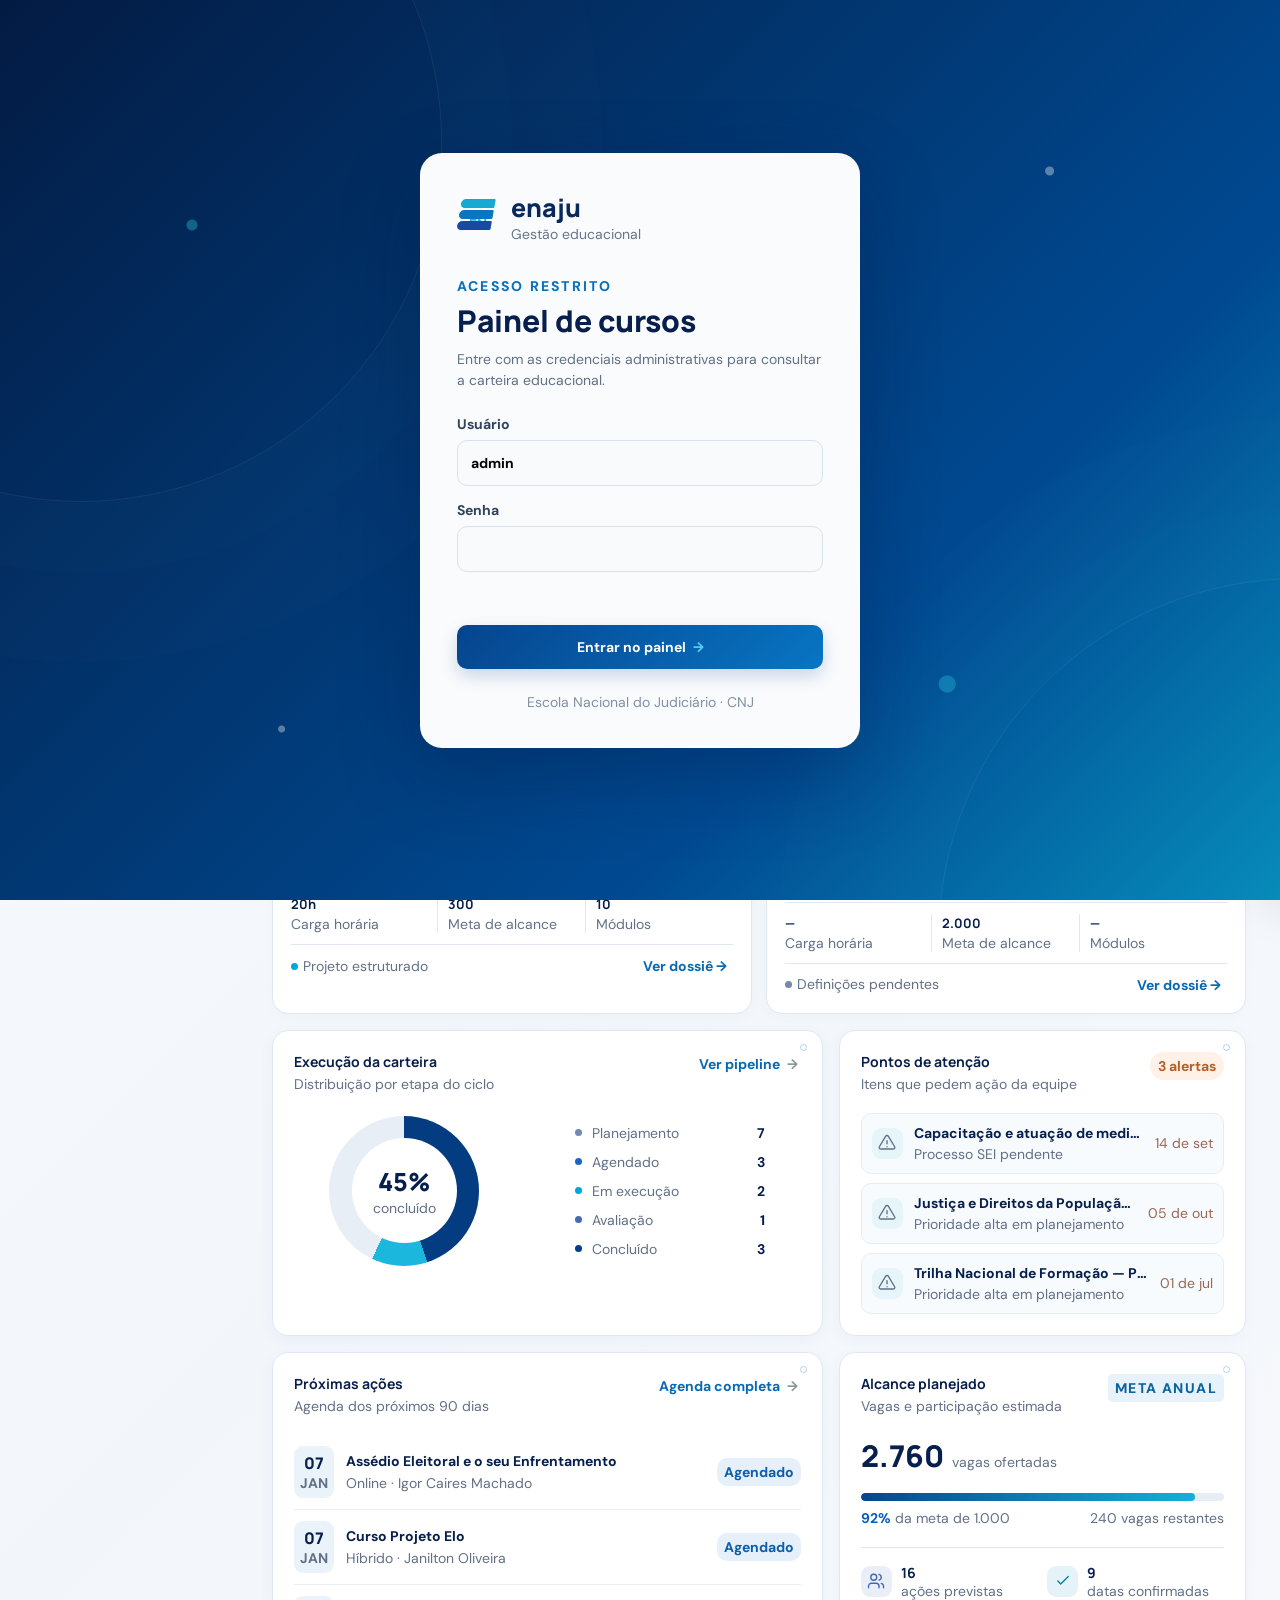
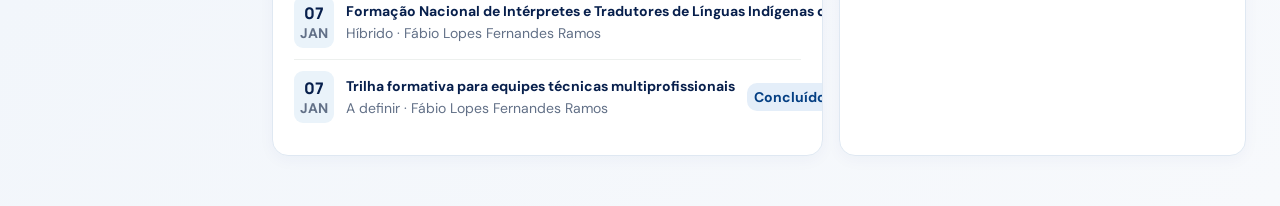
<file: painel-cursos/index.html>
<!doctype html>
<html lang="pt-BR">
<head>
  <meta charset="utf-8">
  <meta name="robots" content="noindex, nofollow">
  <meta name="viewport" content="width=device-width, initial-scale=1">
  <meta name="theme-color" content="#173e34">
  <title>Agenda de Cursos | ENAJU</title>
  <link rel="preconnect" href="https://fonts.googleapis.com">
  <link rel="preconnect" href="https://fonts.gstatic.com" crossorigin>
  <link href="https://fonts.googleapis.com/css2?family=DM+Sans:wght@400;500;600;700&family=Manrope:wght@600;700;800&display=swap" rel="stylesheet">
  <link rel="stylesheet" href="styles.css">
</head>
<body>
  <section class="login-gate" id="loginGate">
    <div class="login-network" aria-hidden="true"></div>
    <div class="login-card">
      <div class="login-brand"><span class="brand-mark"><span>EN</span></span><div><strong>enaju</strong><small>Gestão educacional</small></div></div>
      <p class="eyebrow">ACESSO RESTRITO</p>
      <h1>Painel de cursos</h1>
      <p>Entre com as credenciais administrativas para consultar a carteira educacional.</p>
      <form id="loginForm">
        <label><span>Usuário</span><input id="loginUser" autocomplete="username" value="admin" required></label>
        <label><span>Senha</span><input id="loginPassword" type="password" autocomplete="current-password" required></label>
        <p class="login-error" id="loginError" role="alert"></p>
        <button class="primary-btn" type="submit">Entrar no painel <span>→</span></button>
      </form>
      <small>Escola Nacional do Judiciário · CNJ</small>
    </div>
  </section>
  <div class="app-shell">
    <aside class="sidebar" id="sidebar">
      <a class="brand" href="#" aria-label="Início">
        <span class="brand-mark"><span>EN</span></span>
        <span><strong>ENAJU</strong><small>Gestão educacional</small></span>
      </a>

      <nav class="nav" aria-label="Navegação principal">
        <p class="nav-label">GESTÃO</p>
        <button class="nav-item active" data-view="overview"><span class="icon" data-icon="grid"></span>Visão geral</button>
        <button class="nav-item" data-view="agenda"><span class="icon" data-icon="calendar"></span>Agenda</button>
        <button class="nav-item" data-view="courses"><span class="icon" data-icon="book"></span>Cursos</button>
        <button class="nav-item" data-view="pipeline"><span class="icon" data-icon="layers"></span>Pipeline</button>
        <button class="nav-item" data-view="plan"><span class="icon" data-icon="target"></span>Plano 2026</button>
        <button class="nav-item" data-view="affinity"><span class="icon" data-icon="network"></span>Conexões PJ</button>
        <p class="nav-label">ACOMPANHAMENTO</p>
        <button class="nav-item" data-view="reports"><span class="icon" data-icon="chart"></span>Indicadores</button>
      </nav>

      <div class="sidebar-card">
        <span class="pulse"></span>
        <div><strong>Ciclo 2026</strong><small id="cycleSummary">Carregando carteira…</small></div>
      </div>
      <div class="sidebar-footer">Escola Nacional de<br>Formação Judiciária</div>
    </aside>

    <main class="main">
      <header class="topbar">
        <div class="mobile-head">
          <button class="icon-btn menu-btn" id="menuBtn" aria-label="Abrir menu"><span class="icon" data-icon="menu"></span></button>
          <div>
            <p class="eyebrow" id="eyebrow">PLANEJAMENTO EDUCACIONAL · 2026</p>
            <h1 id="pageTitle">Visão geral</h1>
          </div>
        </div>
        <div class="top-actions">
          <label class="global-search">
            <span class="icon" data-icon="search"></span>
            <input id="globalSearch" type="search" placeholder="Buscar curso ou processo">
            <kbd>⌘ K</kbd>
          </label>
          <button class="icon-btn notification" aria-label="Notificações"><span class="icon" data-icon="bell"></span><i></i></button>
          <button class="avatar" title="Equipe ENAJU">EN</button>
        </div>
      </header>

      <div class="content">
        <section class="view active" id="view-overview">
          <div class="welcome-row">
            <div>
              <p class="date-label" id="todayLabel"></p>
              <h2>Bom dia, equipe ENAJU.</h2>
              <p>Acompanhe o ciclo completo das ações educacionais em um só lugar.</p>
            </div>
            <div class="sync-summary"><span class="sync-dot"></span><div><b>Dados consolidados</b><small id="lastSyncLabel">Atualização semanal</small></div></div>
          </div>

          <section class="action-center">
            <div class="next-deadline">
              <div class="action-title"><span class="action-symbol"><span class="icon" data-icon="calendar"></span></span><div><p>PRÓXIMAS DATAS</p><h3>Agenda prioritária</h3></div><button class="text-btn" data-goto="agenda">Ver agenda →</button></div>
              <div class="deadline-list" id="deadlineList"></div>
            </div>
            <div class="pending-alert">
              <div class="action-title"><span class="action-symbol warning"><span class="icon" data-icon="alert"></span></span><div><p>PENDÊNCIAS</p><h3>Ações necessárias</h3></div><span class="pending-count" id="pendingCount">0</span></div>
              <div class="pending-preview" id="pendingPreview"></div>
            </div>
          </section>

          <div class="kpi-grid" id="kpiGrid"></div>

          <section class="dossier-section">
            <div class="panel-head">
              <div><h3>Dossiês em preparação</h3><p>Informações consolidadas dos processos SEI recebidos</p></div>
              <span class="source-note">2 processos analisados</span>
            </div>
            <div class="dossier-grid" id="dossierGrid"></div>
          </section>

          <div class="overview-grid">
            <section class="panel progress-panel">
              <div class="panel-head">
                <div><h3>Execução da carteira</h3><p>Distribuição por etapa do ciclo</p></div>
                <button class="text-btn" data-goto="pipeline">Ver pipeline <span>→</span></button>
              </div>
              <div class="execution-body">
                <div class="donut" id="donutChart"><div><strong id="donutValue">0%</strong><span>concluído</span></div></div>
                <div class="stage-legend" id="stageLegend"></div>
              </div>
            </section>

            <section class="panel attention-panel">
              <div class="panel-head">
                <div><h3>Pontos de atenção</h3><p>Itens que pedem ação da equipe</p></div>
                <span class="badge alert" id="alertCount">0 alertas</span>
              </div>
              <div id="attentionList" class="attention-list"></div>
            </section>

            <section class="panel calendar-panel">
              <div class="panel-head">
                <div><h3>Próximas ações</h3><p>Agenda dos próximos 90 dias</p></div>
                <button class="text-btn" data-goto="agenda">Agenda completa <span>→</span></button>
              </div>
              <div id="upcomingList" class="upcoming-list"></div>
            </section>

            <section class="panel capacity-panel">
              <div class="panel-head">
                <div><h3>Alcance planejado</h3><p>Vagas e participação estimada</p></div>
                <span class="tag">META ANUAL</span>
              </div>
              <div class="capacity-number"><strong id="capacityTotal">0</strong><span>vagas ofertadas</span></div>
              <div class="capacity-bar"><i id="capacityProgress"></i></div>
              <div class="capacity-meta"><span><b id="capacityPercent">0%</b> da meta de 1.000</span><span id="capacityRemaining">0 vagas restantes</span></div>
              <div class="mini-stats">
                <div><span class="mini-icon purple"><span class="icon" data-icon="users"></span></span><p><b id="courseCountMini">0</b><small>ações previstas</small></p></div>
                <div><span class="mini-icon green"><span class="icon" data-icon="check"></span></span><p><b id="confirmedCount">0</b><small>datas confirmadas</small></p></div>
              </div>
            </section>
          </div>
        </section>

        <section class="view" id="view-agenda">
          <div class="section-toolbar">
            <div><p class="date-label">CRONOGRAMA ANUAL</p><h2>Agenda de ações</h2><p>Visualize os cursos por mês e situação.</p></div>
            <span class="sync-pill">Base Outlook</span>
          </div>
          <div class="panel agenda-board">
            <div class="calendar-toolbar">
              <div class="segmented"><button class="active">Ano</button><button>Mês</button></div>
              <div class="legend-inline"><span><i class="dot planned"></i>Planejamento</span><span><i class="dot scheduled"></i>Agendado</span><span><i class="dot execution"></i>Em execução</span></div>
            </div>
            <div class="year-grid" id="yearGrid"></div>
          </div>
        </section>

        <section class="view" id="view-courses">
          <div class="section-toolbar">
            <div><p class="date-label">CARTEIRA EDUCACIONAL</p><h2>Todos os cursos</h2><p>Consulte e atualize as ações da ENAJU.</p></div>
            <span class="sync-pill">Base Planner</span>
          </div>
          <div class="table-controls panel">
            <label class="table-search"><span class="icon" data-icon="search"></span><input id="courseSearch" type="search" placeholder="Buscar por nome, processo ou responsável"></label>
            <select id="statusFilter"><option value="">Todos os status</option></select>
            <select id="priorityFilter"><option value="">Todas as prioridades</option><option>Alta</option><option>Média</option><option>Baixa</option></select>
            <button class="secondary-btn" id="exportBtn"><span class="icon" data-icon="download"></span> Exportar CSV</button>
          </div>
          <div class="panel table-panel">
            <table>
              <thead><tr><th>Ação educacional</th><th>Responsável</th><th>Período</th><th>Status</th><th>Progresso</th><th></th></tr></thead>
              <tbody id="courseTable"></tbody>
            </table>
            <div class="table-footer"><span id="tableCount">0 ações</span><span>Dados salvos neste navegador</span></div>
          </div>
        </section>

        <section class="view" id="view-pipeline">
          <div class="section-toolbar">
            <div><p class="date-label">FLUXO DE ENTREGA</p><h2>Pipeline dos cursos</h2><p>Da demanda inicial à avaliação de resultados.</p></div>
            <span class="sync-pill">Somente leitura</span>
          </div>
          <div class="pipeline-board" id="pipelineBoard"></div>
        </section>

        <section class="view" id="view-reports">
          <div class="section-toolbar">
            <div><p class="date-label">MONITORAMENTO</p><h2>Indicadores da carteira</h2><p>Leitura executiva do planejamento e da execução.</p></div>
            <button class="secondary-btn" id="printBtn"><span class="icon" data-icon="download"></span> Gerar relatório</button>
          </div>
          <div class="report-grid">
            <section class="panel report-hero"><p>ÍNDICE DE EXECUÇÃO</p><strong id="executionIndex">0%</strong><span>progresso médio ponderado da carteira</span><div class="report-line"><i id="executionLine"></i></div></section>
            <section class="panel"><div class="panel-head"><div><h3>Carga de trabalho</h3><p>Ações por responsável</p></div></div><div class="bar-chart" id="ownerChart"></div></section>
            <section class="panel"><div class="panel-head"><div><h3>Perfil da carteira</h3><p>Distribuição por modalidade</p></div></div><div class="horizontal-stats" id="formatStats"></div></section>
            <section class="panel"><div class="panel-head"><div><h3>Qualidade dos dados</h3><p>Completude do planejamento</p></div></div><div class="quality-list" id="qualityList"></div></section>
          </div>
        </section>

        <section class="view" id="view-plan">
          <div class="section-toolbar">
            <div><p class="date-label">PLANO DE CAPACITAÇÕES · 2026</p><h2>Carteira estratégica</h2><p>Cruzamento do plano oficial com Planner e Outlook.</p></div>
            <span class="sync-pill">21 ações comprometidas</span>
          </div>
          <div class="plan-kpis" id="planKpis"></div>
          <div class="plan-filters panel">
            <button class="active" data-plan-filter="">Todas</button>
            <button data-plan-filter="Eixo">Plano de Gestão</button>
            <button data-plan-filter="Planner">No Planner</button>
            <button data-plan-filter="Outlook">No Outlook</button>
            <button data-plan-filter="Pendente">Sem registro</button>
          </div>
          <div class="plan-list" id="planList"></div>
        </section>

        <section class="view" id="view-affinity">
          <div class="section-toolbar">
            <div><p class="date-label">ALINHAMENTO ESTRATÉGICO</p><h2>Conexões com os macrodesafios</h2><p>De–para lexical por afinidade temática entre cursos e Estratégia do Poder Judiciário.</p></div>
            <span class="sync-pill">Método auditável</span>
          </div>
          <div class="affinity-kpis" id="affinityKpis"></div>
          <div class="approval-banner" id="approvalBanner"><span class="icon" data-icon="check"></span><div><strong>Matriz temática aprovada</strong><p>As relações sugeridas foram validadas e incorporadas ao painel.</p></div><span id="approvalTotal"></span></div>
          <section class="panel objective-chart-panel">
            <div class="panel-head"><div><h3>Cursos por objetivo estratégico</h3><p>Distribuição das 21 ações do Plano de Capacitações</p></div><span class="source-note">18 objetivos analisados</span></div>
            <div class="objective-chart" id="objectiveChart"></div>
          </section>
          <div class="affinity-layout">
            <section class="macro-panel panel">
              <div class="panel-head"><div><h3>Macrodesafios do PJ</h3><p>Selecione um tema estratégico</p></div></div>
              <div class="macro-list" id="macroList"></div>
            </section>
            <section class="connection-panel panel">
              <div class="connection-head" id="connectionHead"></div>
              <div class="connection-map" id="connectionMap"></div>
            </section>
          </div>
          <section class="panel affinity-depara">
            <div class="panel-head"><div><h3>Matriz de–para</h3><p>Relação principal, nota e evidências lexicais</p></div><span class="source-note">Afinidade não substitui validação institucional</span></div>
            <div class="table-scroll"><table><thead><tr><th>Curso</th><th>Macrodesafio principal</th><th>Afinidade</th><th>Termos coincidentes</th><th>Status</th></tr></thead><tbody id="affinityTable"></tbody></table></div>
          </section>
          <section class="panel objective-depara">
            <div class="panel-head"><div><h3>Vínculos com os objetivos estratégicos</h3><p>De–para aprovado para cada curso da carteira</p></div></div>
            <div class="table-scroll"><table><thead><tr><th>Curso</th><th>Objetivo estratégico vinculado</th><th>Afinidade</th><th>Evidência lexical</th></tr></thead><tbody id="objectiveTable"></tbody></table></div>
          </section>
        </section>
      </div>
    </main>
  </div>

  <div class="overlay" id="overlay"></div>
  <aside class="drawer" id="courseDrawer" aria-hidden="true">
    <div class="drawer-head"><div><p class="eyebrow">DETALHES DA AÇÃO</p><h2 id="drawerTitle">Ação educacional</h2></div><button class="icon-btn" id="closeDrawer" aria-label="Fechar">×</button></div>
    <div class="course-readonly">
      <div class="readonly-summary" id="readonlySummary"></div>
      <section class="process-intelligence" id="processIntelligence" hidden>
        <div class="intelligence-head"><div><p class="eyebrow">INFORMAÇÕES DO PROCESSO</p><h3 id="intelTitle"></h3></div><span class="readiness-badge" id="intelReadiness"></span></div>
        <p class="intel-description" id="intelDescription"></p>
        <div class="intel-meta" id="intelMeta"></div>
        <div class="intel-block"><strong>Marcos e pendências</strong><div class="milestone-list" id="intelMilestones"></div></div>
        <div class="intel-block" id="modulesBlock"><strong>Estrutura formativa</strong><div class="module-list" id="intelModules"></div></div>
        <a class="pdf-link" id="intelPdf" target="_blank"><span class="icon" data-icon="book"></span> Abrir processo PDF</a>
      </section>
      <label class="notes-field"><span>Anotações administrativas</span><textarea id="courseNotes" rows="6" placeholder="Registre aqui observações, decisões ou lembretes sobre esta ação."></textarea><small>As anotações ficam salvas somente neste navegador.</small></label>
      <div class="notes-actions"><button type="button" class="secondary-btn" id="cancelDrawer">Fechar</button><button type="button" class="primary-btn" id="saveNotes">Salvar anotações</button></div>
    </div>
  </aside>

  <div class="toast" id="toast"><span class="icon" data-icon="check"></span><span id="toastText">Alterações salvas</span></div>
  <script src="data/data-bundle.js"></script>
  <script src="app.js"></script>
</body>
</html>
</file>
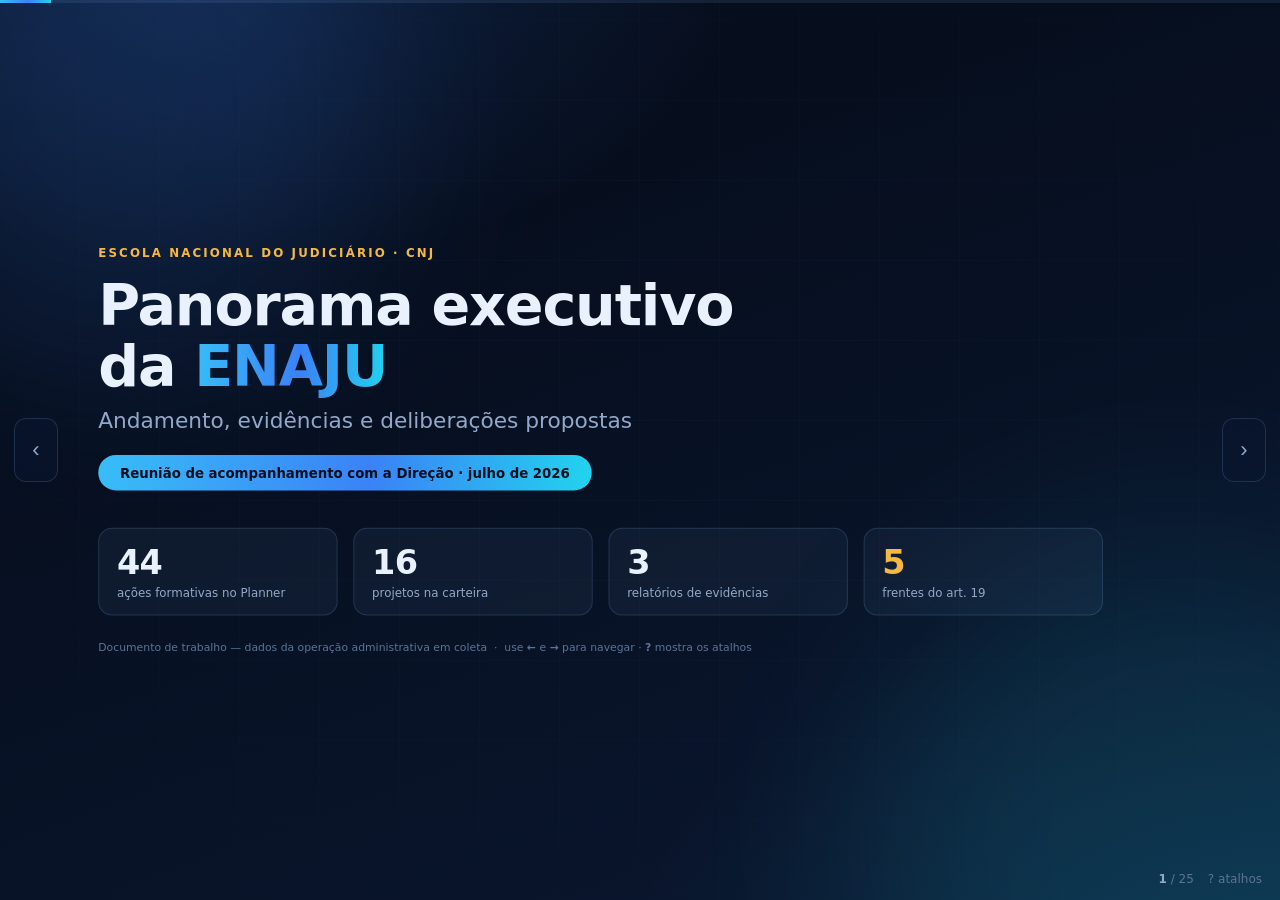
<file: apresentacao_andamento_enaju_2026-07.html>
<!DOCTYPE html>
<html lang="pt-BR">
<head>
<meta charset="utf-8">
<meta name="viewport" content="width=device-width, initial-scale=1">
<title>ENAJU · Panorama executivo — julho 2026</title>
<style>
:root{
  --bg:#050b17; --bg2:#0a1730; --panel:#0d1d3a;
  --glass:rgba(148,197,255,.055); --glass2:rgba(148,197,255,.10);
  --stroke:rgba(148,197,255,.16); --stroke2:rgba(148,197,255,.30);
  --ink:#e8f1fd; --muted:#93a8c9; --faint:#5c7396;
  --blue:#3b82f6; --sky:#38bdf8; --cyan:#22d3ee;
  --gold:#f5b942; --green:#34d399; --amber:#fb923c; --red:#f87171;
  --grad:linear-gradient(92deg,#38bdf8,#3b82f6 55%,#22d3ee);
}
*{margin:0;padding:0;box-sizing:border-box}
html,body{height:100%}
body{
  background:var(--bg); color:var(--ink); overflow:hidden;
  font-family:"Segoe UI",system-ui,-apple-system,Inter,Roboto,sans-serif;
  -webkit-font-smoothing:antialiased;
}
/* ---------- fundo dinâmico ---------- */
#bg{position:fixed;inset:0;overflow:hidden;pointer-events:none}
#bg::before{content:"";position:absolute;inset:0;
  background:
    radial-gradient(900px 600px at 18% -10%,rgba(59,130,246,.20),transparent 60%),
    radial-gradient(1100px 700px at 100% 110%,rgba(34,211,238,.13),transparent 60%),
    linear-gradient(160deg,var(--bg) 0%,var(--bg2) 100%);}
#bg::after{content:"";position:absolute;inset:0;opacity:.5;
  background:
    repeating-linear-gradient(0deg,transparent 0 79px,rgba(148,197,255,.045) 79px 80px),
    repeating-linear-gradient(90deg,transparent 0 79px,rgba(148,197,255,.045) 79px 80px);
  mask-image:radial-gradient(75% 75% at 50% 45%,#000 30%,transparent 100%);}
.orb{position:absolute;border-radius:50%;filter:blur(90px);opacity:.5;animation:drift 26s ease-in-out infinite alternate}
.orb.a{width:520px;height:520px;left:-140px;top:-160px;background:rgba(59,130,246,.30)}
.orb.b{width:640px;height:640px;right:-220px;bottom:-260px;background:rgba(34,211,238,.18);animation-delay:-13s}
@keyframes drift{from{transform:translate(0,0) scale(1)}to{transform:translate(90px,60px) scale(1.15)}}

/* ---------- palco escalado ---------- */
#wrap{position:fixed;inset:0}
#stage{position:absolute;left:50%;top:50%;width:1280px;height:720px;
  transform:translate(-50%,-50%) scale(var(--s,1));transform-origin:center}

/* ---------- slides ---------- */
.slide{position:absolute;inset:0;padding:52px 56px 46px;display:flex;flex-direction:column;
  opacity:0;visibility:hidden;transform:translateY(26px) scale(.985);
  transition:opacity .55s ease,transform .55s ease,visibility 0s linear .55s}
.slide.active{opacity:1;visibility:visible;transform:none;transition-delay:0s}
.slide.prev{transform:translateY(-26px) scale(.985)}

header{display:flex;justify-content:space-between;align-items:baseline;margin-bottom:6px}
.kick{font-size:12px;font-weight:700;letter-spacing:.18em;text-transform:uppercase;color:var(--sky)}
.no{font-size:12px;font-weight:700;color:var(--faint);letter-spacing:.1em}
h2{font-size:31px;font-weight:700;letter-spacing:-.01em;margin:2px 0 10px}
h2 em{font-style:normal;background:var(--grad);-webkit-background-clip:text;background-clip:text;color:transparent}
.rule{width:64px;height:4px;border-radius:2px;background:var(--grad);margin-bottom:18px}
.body{flex:1;display:flex;flex-direction:column;min-height:0}
footer{display:flex;justify-content:space-between;border-top:1px solid var(--stroke);
  padding-top:8px;margin-top:14px;font-size:10.5px;color:var(--faint)}

/* ---------- reveals ---------- */
.rv{opacity:0;transform:translateY(16px);transition:opacity .55s ease var(--d,0s),transform .55s ease var(--d,0s)}
.active .rv{opacity:1;transform:none}

/* ---------- componentes ---------- */
.card{background:var(--glass);border:1px solid var(--stroke);border-radius:14px;padding:18px 20px;
  position:relative;overflow:hidden}
.card::before{content:"";position:absolute;left:0;top:0;bottom:0;width:3px;background:var(--ac,var(--blue))}
.card h3{font-size:17px;margin-bottom:8px}
.card p{font-size:13px;line-height:1.5;color:var(--muted)}
.grid3{display:grid;grid-template-columns:repeat(3,1fr);gap:16px}
.grid4{display:grid;grid-template-columns:repeat(4,1fr);gap:16px}
.kpi{background:var(--glass);border:1px solid var(--stroke);border-radius:14px;padding:14px 18px}
.kpi b{display:block;font-size:34px;font-weight:700;letter-spacing:-.02em}
.kpi span{font-size:12px;color:var(--muted)}
.kpi small{display:block;font-size:10.5px;color:var(--faint);margin-top:2px}
.band{border-radius:14px;padding:14px 22px;display:flex;align-items:center;gap:18px}
.band.pale{background:var(--glass2);border:1px solid var(--stroke)}
.band.gold{background:linear-gradient(92deg,rgba(245,185,66,.22),rgba(245,185,66,.10));border:1px solid rgba(245,185,66,.45)}
.band.grad{background:linear-gradient(92deg,rgba(56,189,248,.20),rgba(34,211,238,.08));border:1px solid rgba(56,189,248,.4)}
.band .lab{font-size:11px;font-weight:700;letter-spacing:.14em;text-transform:uppercase;color:var(--sky);white-space:nowrap}
.band p{font-size:15px;font-weight:600}
.tag{display:inline-block;font-size:10px;font-weight:700;letter-spacing:.12em;text-transform:uppercase;
  padding:4px 10px;border-radius:99px;background:rgba(245,185,66,.16);border:1px solid rgba(245,185,66,.5);color:var(--gold)}
.pill{display:inline-block;font-size:10px;font-weight:700;letter-spacing:.1em;text-transform:uppercase;
  padding:4px 12px;border-radius:99px;color:#04101f}
.dot{width:12px;height:12px;border-radius:4px;display:inline-block;flex:none}

/* barras horizontais (gráfico) */
.hrow{display:grid;grid-template-columns:190px 1fr 64px;align-items:center;gap:10px;margin:7px 0}
.hrow .l{font-size:11.5px;text-align:right;color:var(--muted)}
.hrow.own .l{color:var(--ink);font-weight:600}
.hbar{height:16px;border-radius:5px;background:rgba(148,197,255,.08);overflow:hidden}
.hbar i{display:block;height:100%;width:0;border-radius:5px;background:#33455e;transition:width 1.1s cubic-bezier(.2,.7,.2,1) .25s}
.hrow.own .hbar i{background:linear-gradient(90deg,#22d3ee,#38bdf8)}
.active .hbar i{width:var(--w)}
.hrow .v{font-size:11px;color:var(--muted)}
.hrow.own .v{color:var(--ink);font-weight:600}

/* medidor 7→25 */
.meter{height:14px;border-radius:7px;background:rgba(148,197,255,.12);overflow:hidden}
.meter i{display:block;height:100%;width:0;background:linear-gradient(90deg,#f5b942,#fbbf24);transition:width 1.2s ease .4s}
.active .meter i{width:28%}

/* progresso projetos */
.pbar{height:9px;width:170px;border-radius:5px;background:rgba(148,197,255,.10);overflow:hidden}
.pbar i{display:block;height:100%;width:0;border-radius:5px;background:var(--ac,var(--blue));transition:width 1s ease .3s}
.active .pbar i{width:var(--w)}

/* tabela matriz */
table{border-collapse:separate;border-spacing:0 5px;width:100%}
th{font-size:10px;letter-spacing:.08em;text-transform:uppercase;color:var(--sky);
  background:rgba(59,130,246,.14);border:1px solid var(--stroke);padding:8px 6px}
th small{display:block;font-size:9px;color:var(--muted);letter-spacing:.02em;text-transform:none;margin-top:2px}
th:first-child{border-radius:9px 0 0 9px}th:last-child{border-radius:0 9px 9px 0}
td{background:var(--glass);border-top:1px solid var(--stroke);border-bottom:1px solid var(--stroke);
  padding:6.5px 8px;font-size:12.5px;text-align:center}
td:first-child{border-left:1px solid var(--stroke);border-radius:9px 0 0 9px;text-align:left;font-weight:600}
td:last-child{border-right:1px solid var(--stroke);border-radius:0 9px 9px 0}
.chk{display:inline-flex;width:20px;height:20px;border-radius:6px;align-items:center;justify-content:center;
  font-size:11px;font-weight:700;color:#04101f}
.nochk{color:var(--faint)}

/* timeline */
.tl{position:relative;height:118px;margin:4px 8px 0}
.tl .line{position:absolute;left:0;right:0;top:58px;height:2px;background:var(--stroke2)}
.tl .pt{position:absolute;top:52px;width:14px;height:14px;border-radius:5px;background:var(--cyan);
  box-shadow:0 0 12px rgba(34,211,238,.7);transform:translateX(-50%)}
.tl .lbl{position:absolute;width:150px;transform:translateX(-50%);text-align:center}
.tl .lbl b{display:block;font-size:12px}
.tl .lbl span{display:block;font-size:10.5px;color:var(--muted);line-height:1.25}
.tl .up{bottom:74px}.tl .dn{top:74px}

/* funil segmentado */
.funnel{display:flex;gap:6px;height:86px}
.funnel .seg{border-radius:10px;display:flex;align-items:center;justify-content:center;
  font-size:26px;font-weight:700;color:#04101f;position:relative;
  transform:scaleX(.35);transform-origin:left;transition:transform .8s cubic-bezier(.2,.7,.2,1) var(--d,0s)}
.active .funnel .seg{transform:none}
.funnel .seg span{position:absolute;top:calc(100% + 8px);left:0;right:0;text-align:center;
  font-size:10px;font-weight:700;letter-spacing:.1em;color:var(--muted)}

/* fluxo (cadeia/série) */
.flow{display:flex;align-items:stretch;gap:0}
.flow .step{flex:1;background:var(--glass);border:1px solid var(--stroke);border-radius:12px;
  padding:12px 10px;text-align:center}
.flow .step b{display:block;font-size:12px;letter-spacing:.06em;color:var(--sky)}
.flow .step span{font-size:10.5px;color:var(--muted)}
.flow .arr{align-self:center;padding:0 6px;font-size:20px;color:var(--gold);font-weight:700}

/* linhas de lista (projetos/normativos/decisões) */
.lrow{display:flex;align-items:center;gap:18px;background:var(--glass);border:1px solid var(--stroke);
  border-left:4px solid var(--ac,var(--blue));border-radius:12px;padding:10px 18px}
.lrow h4{font-size:15.5px;min-width:250px}
.lrow .st{font-size:11px;font-weight:700;min-width:150px;color:var(--ac,var(--sky))}
.lrow p{font-size:12px;color:var(--muted);line-height:1.4;flex:1}

/* slides especiais */
.cover{justify-content:center;padding:52px 90px}
.cover .kick{color:var(--gold)}
.cover h1{font-size:58px;font-weight:700;letter-spacing:-.02em;line-height:1.06;margin:16px 0 12px}
.cover h1 em{font-style:normal;background:var(--grad);-webkit-background-clip:text;background-clip:text;color:transparent}
.cover .sub{font-size:22px;color:var(--muted);margin-bottom:22px}
.cover .pillbtn{display:inline-block;background:var(--grad);color:#04101f;font-weight:700;font-size:13.5px;
  padding:10px 22px;border-radius:99px;margin-bottom:38px}
.cover .note{font-size:11px;color:var(--faint);margin-top:26px}
.divider{justify-content:center;padding:52px 90px}
.divider .kick{color:var(--gold)}
.divider h1{font-size:44px;font-weight:700;margin:14px 0 10px}
.divider p{font-size:15px;color:var(--muted)}

/* painel escuro (detalhe) */
.side{background:linear-gradient(165deg,rgba(59,130,246,.20),rgba(13,29,58,.9));
  border:1px solid var(--stroke2);border-radius:16px;padding:22px;width:340px;flex:none;
  display:flex;flex-direction:column;gap:10px}
.side .lab{font-size:10px;font-weight:700;letter-spacing:.16em;color:var(--cyan)}
.side h3{font-size:21px;line-height:1.2}
.side p{font-size:12.5px;color:#c4d6f2;line-height:1.5}
.side .comp{margin-top:auto;background:rgba(34,211,238,.15);border:1px solid rgba(34,211,238,.45);
  color:var(--cyan);border-radius:9px;padding:7px;text-align:center;font-size:11px;font-weight:700;letter-spacing:.06em}
.detail{display:flex;gap:22px;flex:1;min-height:0}
.detail .main{flex:1;display:flex;flex-direction:column}
.detail .main .lab{font-size:11px;font-weight:700;letter-spacing:.14em;color:var(--sky);margin-bottom:8px}
.detail ul{list-style:none;margin-bottom:auto}
.detail li{font-size:14px;line-height:1.45;color:var(--ink);padding-left:20px;position:relative;margin-bottom:11px}
.detail li::before{content:"";position:absolute;left:2px;top:8px;width:7px;height:7px;border-radius:2px;background:var(--sky)}
.next{display:flex;gap:16px;align-items:center;background:var(--glass2);border:1px solid var(--stroke);
  border-radius:12px;padding:13px 18px}
.next .lab2{font-size:10px;font-weight:700;letter-spacing:.14em;color:var(--gold);white-space:nowrap}
.next p{font-size:13.5px;font-weight:600}

/* colunas apêndice funil */
.cols5{display:grid;grid-template-columns:repeat(5,1fr);gap:12px;flex:1;min-height:0}
.cols5 .col{background:var(--glass);border:1px solid var(--stroke);border-radius:12px;overflow:hidden;display:flex;flex-direction:column}
.cols5 .colh{padding:6px;text-align:center;font-size:9.5px;font-weight:700;letter-spacing:.09em;color:#04101f}
.cols5 .n{font-size:24px;font-weight:700;text-align:center;padding:4px 0 2px}
.cols5 ul{list-style:none;padding:4px 10px 10px}
.cols5 li{font-size:10.5px;color:var(--muted);line-height:1.35;margin-bottom:6px;padding-left:11px;position:relative}
.cols5 li::before{content:"";position:absolute;left:0;top:6px;width:4px;height:4px;border-radius:50%;background:var(--faint)}

/* ---------- HUD ---------- */
#progress{position:fixed;left:0;top:0;height:3px;width:100%;background:rgba(148,197,255,.10);z-index:50}
#progress i{display:block;height:100%;width:0;background:var(--grad);transition:width .4s ease}
#hud{position:fixed;right:18px;bottom:14px;z-index:50;font-size:12px;color:var(--faint);
  display:flex;gap:14px;align-items:center;user-select:none}
#hud b{color:var(--muted);font-weight:600}
.navbtn{position:fixed;top:50%;transform:translateY(-50%);z-index:50;width:44px;height:64px;border:1px solid var(--stroke);
  background:rgba(10,23,48,.55);color:var(--muted);font-size:22px;border-radius:12px;cursor:pointer;
  display:flex;align-items:center;justify-content:center;transition:.2s;backdrop-filter:blur(6px)}
.navbtn:hover{color:var(--ink);border-color:var(--stroke2)}
#prev{left:14px}#next{right:14px}
#help{position:fixed;inset:0;z-index:60;background:rgba(4,10,22,.82);backdrop-filter:blur(8px);
  display:none;align-items:center;justify-content:center}
#help.open{display:flex}
#help .box{background:var(--panel);border:1px solid var(--stroke2);border-radius:16px;padding:30px 38px;min-width:380px}
#help h3{margin-bottom:16px;font-size:18px}
#help table{border-spacing:0 8px}#help td{background:none;border:none;font-size:13.5px;text-align:left;padding:2px 14px 2px 0}
#help kbd{background:rgba(148,197,255,.12);border:1px solid var(--stroke2);border-radius:6px;
  padding:2px 9px;font-family:inherit;font-size:12px;color:var(--ink)}
@media (prefers-reduced-motion:reduce){
  *,*::before,*::after{animation:none!important;transition-duration:.01ms!important}
}
/* modo estático (?static=1): sem animações — útil para captura e impressão */
body.static *,body.static *::before,body.static *::after{animation:none!important;transition:none!important}
</style>
</head>
<body>
<div id="bg"><div class="orb a"></div><div class="orb b"></div></div>
<div id="progress"><i></i></div>

<div id="wrap"><div id="stage">

<!-- ============ 1 · CAPA ============ -->
<section class="slide cover" aria-label="Capa">
  <div class="kick rv">Escola Nacional do Judiciário · CNJ</div>
  <h1 class="rv" style="--d:.08s">Panorama executivo<br>da <em>ENAJU</em></h1>
  <div class="sub rv" style="--d:.16s">Andamento, evidências e deliberações propostas</div>
  <div class="rv" style="--d:.24s"><span class="pillbtn">Reunião de acompanhamento com a Direção · julho de 2026</span></div>
  <div class="grid4 rv" style="--d:.32s;max-width:1020px">
    <div class="kpi"><b data-n="44">44</b><span>ações formativas no Planner</span></div>
    <div class="kpi"><b data-n="16">16</b><span>projetos na carteira</span></div>
    <div class="kpi"><b data-n="3">3</b><span>relatórios de evidências</span></div>
    <div class="kpi"><b style="color:var(--gold)" data-n="5">5</b><span>frentes do art. 19</span></div>
  </div>
  <div class="note rv" style="--d:.4s">Documento de trabalho — dados da operação administrativa em coleta &nbsp;·&nbsp; use <b>←</b> e <b>→</b> para navegar · <b>?</b> mostra os atalhos</div>
</section>

<!-- ============ 2 · UMA PÁGINA ============ -->
<section class="slide" aria-label="A ENAJU em uma página">
  <header><span class="kick">Mandato · Res. CNJ n. 192/2014 · art. 19</span><span class="no">02 / 25</span></header>
  <h2>A ENAJU em <em>uma página</em></h2><div class="rule"></div>
  <div class="body">
    <div style="display:flex;gap:20px;flex:1">
      <div class="side rv">
        <span class="lab">MANDATO</span>
        <h3>Núcleo de educação, pesquisa e inovação do Poder Judiciário</h3>
        <p>Integra a Política Nacional de Formação dos Servidores (Res. CNJ n. 192/2014). A Coordenação de Desenvolvimento Educacional, Pesquisa e Inovação (CODE) concentra as 13 competências do art. 19.</p>
        <span class="lab">PÚBLICO E REDE</span>
        <p>Servidores do Poder Judiciário · Rede de Escolas Judiciais e centros de formação dos tribunais.</p>
        <div class="comp">13 COMPETÊNCIAS · 5 FRENTES</div>
      </div>
      <div style="flex:1;display:flex;flex-direction:column;gap:9px">
        <div class="lrow rv" style="--ac:#60a5fa;--d:.08s"><span class="dot" style="background:#60a5fa"></span><h4>Política e Planejamento</h4><p>Traduz a política nacional em planos anuais de capacitação (PAC).</p></div>
        <div class="lrow rv" style="--ac:#34d399;--d:.14s"><span class="dot" style="background:#34d399"></span><h4>Diagnósticos e Mapeamento</h4><p>Estudos de desempenho e levantamento de necessidades (LNC).</p></div>
        <div class="lrow rv" style="--ac:#22d3ee;--d:.20s"><span class="dot" style="background:#22d3ee"></span><h4>Inovação e Tecnologia</h4><p>Trilhas online, ambientes virtuais e transformação digital do ensino.</p></div>
        <div class="lrow rv" style="--ac:#f5b942;--d:.26s"><span class="dot" style="background:#f5b942"></span><h4>Avaliação e Dados</h4><p>Indicadores de impacto e participação; painéis gerenciais.</p></div>
        <div class="lrow rv" style="--ac:#fb923c;--d:.32s"><span class="dot" style="background:#fb923c"></span><h4>Rede de Escolas</h4><p>Hub de boas práticas, eventos e plataformas colaborativas.</p></div>
      </div>
    </div>
    <div style="display:flex;gap:16px;margin-top:14px">
      <div class="band pale rv" style="--d:.38s;flex:1"><span class="lab">Já entrega</span><p style="font-size:13px">44 ações formativas e 17 processos no Planner · 16 projetos · 3 relatórios de evidências · normativos em minuta.</p></div>
      <div class="band grad rv" style="--d:.44s;flex:1"><span class="lab" style="color:var(--gold)">Precisa da Direção</span><p style="font-size:13px">Prioridades do ciclo · responsáveis por projeto · sequência dos atos normativos.</p></div>
    </div>
  </div>
  <footer><span>Fonte: plano_de_acao_enaju.md · Res. CNJ n. 192/2014 · art. 19 (CODE)</span><span>JUL 2026</span></footer>
</section>

<!-- ============ 3 · SÍNTESE ============ -->
<section class="slide" aria-label="Síntese">
  <header><span class="kick">Síntese</span><span class="no">03 / 25</span></header>
  <h2>A carteira está constituída e requer <em>consolidação de governança</em></h2><div class="rule"></div>
  <div class="body">
    <div class="grid3">
      <div class="card rv" style="--ac:#60a5fa"><h3>Formação</h3><p>Organizar o funil completo dos cursos — do backlog à execução — com agenda, capacidade e prioridades visíveis.</p></div>
      <div class="card rv" style="--ac:#22d3ee;--d:.1s"><h3>Projetos estruturantes</h3><p>Converter pesquisa, conteúdo e tecnologia em produtos institucionais com responsáveis, marcos e critérios de aceite.</p></div>
      <div class="card rv" style="--ac:#f5b942;--d:.2s"><h3>Base operacional</h3><p>Fechar normativos e dar previsibilidade a contratações, pagamentos e demais processos administrativos.</p></div>
    </div>
    <div class="card rv" style="--d:.3s;margin-top:18px;flex:1;--ac:#38bdf8">
      <div style="display:flex;gap:30px;height:100%">
        <div style="width:190px">
          <h3 style="margin-top:6px">Leitura para decisão</h3>
          <p style="font-size:11px;margin-top:10px">Detalhe e riscos na pauta de deliberações (lâmina 13).</p>
        </div>
        <div style="flex:1;display:flex;flex-direction:column;justify-content:center;gap:13px">
          <div style="display:flex;gap:14px;align-items:center"><span class="pill" style="background:var(--grad)">1</span><b style="font-size:17px">Eleger as frentes prioritárias do primeiro ciclo executivo</b></div>
          <div style="display:flex;gap:14px;align-items:center"><span class="pill" style="background:var(--grad)">2</span><b style="font-size:17px">Nomear responsáveis e instância decisória por projeto</b></div>
          <div style="display:flex;gap:14px;align-items:center"><span class="pill" style="background:var(--grad)">3</span><b style="font-size:17px">Sequenciar os atos normativos habilitadores</b></div>
        </div>
      </div>
    </div>
  </div>
  <footer><span>ENAJU · acompanhamento executivo</span><span>JUL 2026</span></footer>
</section>

<!-- ============ 4 · CARTEIRA ============ -->
<section class="slide" aria-label="Carteira em números">
  <header><span class="kick">Visão geral</span><span class="no">04 / 25</span></header>
  <h2>Carteira registrada no <em>workspace</em></h2><div class="rule"></div>
  <div class="body">
    <div class="grid4">
      <div class="kpi rv"><b data-n="16">16</b><span>projetos na carteira</span></div>
      <div class="kpi rv" style="--d:.08s"><b data-n="12">12</b><span>em execução</span></div>
      <div class="kpi rv" style="--d:.16s"><b data-n="4">4</b><span>planejados</span></div>
      <div class="kpi rv" style="--d:.24s"><b data-n="52" data-suf="%">52%</b><span>progresso médio informado</span></div>
    </div>
    <div class="grid3" style="margin-top:18px;flex:1">
      <div class="card rv" style="--ac:#34d399;--d:.3s"><span class="pill" style="background:#34d399;margin-bottom:10px">capacidade</span><h3>O que já existe</h3><p>TAPs, minutas, pipelines, relatórios, protótipos e bases de governança organizados no repositório.</p></div>
      <div class="card rv" style="--ac:#fb923c;--d:.38s"><span class="pill" style="background:#fb923c;margin-bottom:10px">atenção</span><h3>Atenção gerencial</h3><p>9 decisões e 13 riscos constavam abertos na data-base; vários projetos ainda sem responsável definido.</p></div>
      <div class="card rv" style="--ac:#f87171;--d:.46s"><span class="pill" style="background:#f87171;margin-bottom:10px">data-base</span><h3>Limite da leitura</h3><p>Indicadores do portfólio são uma fotografia registrada em 25/06/2026. Atualizar antes da reunião.</p></div>
    </div>
  </div>
  <footer><span>Fonte: relatório de portfólio ENAJU de 25/06/2026</span><span>JUL 2026</span></footer>
</section>

<!-- ============ 5 · RESULTADOS ============ -->
<section class="slide" aria-label="Resultados medidos">
  <header><span class="kick">Painel de evidências · relatórios n. 001–002</span><span class="no">05 / 25</span></header>
  <h2>Resultados <em>medidos</em> das ações formativas</h2><div class="rule"></div>
  <div class="body">
    <div class="grid4">
      <div class="kpi rv"><b data-n="11000" data-pre="~">~11.000</b><span>visualizações · Guaramirim-SC</span><small>maior alcance do canal no período</small></div>
      <div class="kpi rv" style="--d:.07s"><b data-n="500" data-pre="~">~500</b><span>certificados na Trilha 1</span><small>emitidos em três semanas</small></div>
      <div class="kpi rv" style="--d:.14s"><b data-n="5000" data-pre="~">~5.000</b><span>inscritos na plataforma ENAJU</span><small>~2.000 espectadores simultâneos</small></div>
      <div class="kpi rv" style="--d:.21s"><b data-n="96" data-suf=" h">96 h</b><span>trilha formativa em SAF</span><small>8 trilhas · 2.000 vagas EAD</small></div>
    </div>
    <div style="display:flex;gap:18px;margin-top:16px;flex:1;min-height:0">
      <div class="card rv" style="--d:.28s;flex:1.55;--ac:#22d3ee">
        <div style="display:flex;justify-content:space-between;align-items:baseline">
          <h3>Alcance no canal do CNJ no YouTube</h3>
          <span style="font-size:10.5px;color:var(--muted)"><i class="dot" style="background:#22d3ee;width:9px;height:9px"></i> ações da ENAJU &nbsp; <i class="dot" style="background:#33455e;width:9px;height:9px"></i> demais conteúdos</span>
        </div>
        <p style="font-size:10.5px;margin-bottom:8px">visualizações aproximadas · coleta de 09/06/2026</p>
        <div class="hrow own"><span class="l">Guaramirim · SAF</span><span class="hbar"><i style="--w:100%"></i></span><span class="v">~11.000</span></div>
        <div class="hrow"><span class="l">Domicílio Judicial Eletrônico</span><span class="hbar"><i style="--w:86%"></i></span><span class="v">~9.500</span></div>
        <div class="hrow"><span class="l">Berna · IA</span><span class="hbar"><i style="--w:47%"></i></span><span class="v">~5.200</span></div>
        <div class="hrow own"><span class="l">Abertura Família Acolhedora</span><span class="hbar"><i style="--w:37%"></i></span><span class="v">~4.100</span></div>
        <div class="hrow"><span class="l">IAJus 2026</span><span class="hbar"><i style="--w:28%"></i></span><span class="v">~3.100</span></div>
        <div class="hrow own"><span class="l">Encerramento Trilha 1</span><span class="hbar"><i style="--w:18%"></i></span><span class="v">~2.000</span></div>
        <p style="font-size:10.5px;margin-top:8px">Média das sessões ordinárias do CNJ no período: 300 a 2.500 visualizações.</p>
      </div>
      <div class="side rv" style="--d:.36s;width:330px">
        <span class="lab">DA FORMAÇÃO À POLÍTICA</span>
        <h3>Acolhimento em família acolhedora</h3>
        <div style="display:flex;justify-content:space-between;align-items:flex-end;margin:8px 0 4px">
          <div><b style="font-size:38px;color:var(--gold)">7%</b><span style="display:block;font-size:11px;color:#c4d6f2">hoje</span></div>
          <div style="text-align:right"><b style="font-size:38px">25%</b><span style="display:block;font-size:11px;color:var(--cyan)">meta 2027</span></div>
        </div>
        <div class="meter"><i></i></div>
        <p style="margin-top:10px">Recomendação Conjunta CNJ n. 2/2024. A formação nacional em Serviço de Acolhimento Familiar é o instrumento de implementação dessa meta.</p>
      </div>
    </div>
  </div>
  <footer><span>Fonte: ENAJU_CODE Evidências n. 002/2026 (SEI 21433/2025) · dados aproximados de 09/06/2026</span><span>JUL 2026</span></footer>
</section>

<!-- ============ 6 · SÉRIE EVIDÊNCIAS ============ -->
<section class="slide" aria-label="Série ENAJU Evidências">
  <header><span class="kick">CODE · série editorial de inteligência institucional</span><span class="no">06 / 25</span></header>
  <h2>ENAJU Evidências: cada ação formativa <em>vira evidência</em></h2><div class="rule"></div>
  <div class="body">
    <div class="flow rv">
      <div class="step"><b>AÇÃO FORMATIVA</b><span>evento, curso ou webinário</span></div><span class="arr">›</span>
      <div class="step"><b>CAPTURA</b><span>transcrição e insumos SEI</span></div><span class="arr">›</span>
      <div class="step"><b>ANÁLISE</b><span>IA + curadoria editorial</span></div><span class="arr">›</span>
      <div class="step"><b>RELATÓRIO</b><span>achados, capacidades e agenda</span></div><span class="arr">›</span>
      <div class="step"><b>DESTINATÁRIOS</b><span>Presidência, COPJ, Rede, SCS</span></div>
    </div>
    <div class="grid3" style="margin-top:16px;flex:1">
      <div class="card rv" style="--ac:#34d399;--d:.12s"><div style="display:flex;justify-content:space-between;margin-bottom:8px"><span class="pill" style="background:#34d399">N. 001 · piloto publicado</span></div><h3>Cuidados e pessoas idosas</h3><p>Webinário de 02/06/2026 (1h53). Cinco achados sobre cuidado, gênero e etarismo; retroalimenta a Res. CNJ n. 520/2023 e a Portaria CNJ n. 379/2025.</p></div>
      <div class="card rv" style="--ac:#60a5fa;--d:.2s"><div style="display:flex;justify-content:space-between;margin-bottom:8px"><span class="pill" style="background:#60a5fa">N. 002 · v02 em revisão final</span></div><h3>Acolhimento familiar · Guaramirim-SC</h3><p>Estudo de caso do marco de ativação do projeto nacional. Rede de 8 instituições, alcance digital medido e lei municipal de guarda subsidiada.</p></div>
      <div class="card rv" style="--ac:#fb923c;--d:.28s"><div style="display:flex;justify-content:space-between;margin-bottom:8px"><span class="pill" style="background:#fb923c">N. 003 · em pipeline</span></div><h3>Avaliação biopsicossocial · BPC</h3><p>Vídeo e transcrição já processados. Relatório a produzir, acompanhando a Trilha 1 do curso em execução.</p></div>
    </div>
    <div class="band pale rv" style="--d:.36s;margin-top:14px"><span class="lab">Lacuna de cobertura</span><p>3 das 44 ações formativas registradas no Planner geraram relatório de evidências. Definir critério de priorização e meta de cobertura da série para 2026.</p></div>
  </div>
  <footer><span>Fonte: 01-gestao/enaju-evidencias · série ENAJU_CODE Evidências · competências do art. 19 (CODE)</span><span>JUL 2026</span></footer>
</section>

<!-- ============ 7 · FUNIL + AGENDA (Planner 28/07/2026) ============ -->
<section class="slide" aria-label="Funil formativo e agenda">
  <header><span class="kick">Formação · Planner ENAJU · 44 ações · fotografia de 28/07/2026</span><span class="no">07 / 25</span></header>
  <h2>Ações formativas: <em>funil do Planner</em></h2><div class="rule"></div>
  <div class="body">
    <div class="funnel" style="margin-bottom:26px">
      <div class="seg" style="flex:1;min-width:96px;background:#34d399;--d:0s">1<span>CONCLUÍDA</span></div>
      <div class="seg" style="flex:2;min-width:104px;background:#60a5fa;--d:.08s">2<span>EM EXECUÇÃO</span></div>
      <div class="seg" style="flex:5;min-width:96px;background:#22d3ee;--d:.16s">5<span>A FAZER</span></div>
      <div class="seg" style="flex:1;min-width:104px;background:#a78bfa;--d:.24s">1<span>EM VALIDAÇÃO</span></div>
      <div class="seg" style="flex:5;min-width:104px;background:#fb923c;--d:.32s">5<span>AGUARDANDO</span></div>
      <div class="seg" style="flex:30;background:#33455e;color:var(--ink);--d:.4s">30<span>CAIXA DE ENTRADA</span></div>
    </div>
    <div class="grid3 rv" style="--d:.45s">
      <div class="card" style="--ac:#60a5fa;padding:10px 16px"><p style="font-size:11.5px;color:var(--ink)">2 em execução: Avaliação Biopsicossocial (módulo 2) e webinário Riscos Psicossociais</p></div>
      <div class="card" style="--ac:#22d3ee;padding:10px 16px"><p style="font-size:11.5px;color:var(--ink)">13 ativas entre execução, a fazer, validação e aguardando resposta externa</p></div>
      <div class="card" style="--ac:#33455e;padding:10px 16px"><p style="font-size:11.5px;color:var(--ink)">30 na caixa de entrada aguardando triagem e priorização (inclui registro de ideias)</p></div>
    </div>
    <h3 class="rv" style="--d:.5s;font-size:15px;margin:16px 0 10px">Compromissos e providências registrados na semana</h3>
    <div class="rv" style="--d:.55s;display:grid;grid-template-columns:repeat(5,1fr);gap:12px">
      <div class="card" style="--ac:#22d3ee;padding:12px 14px"><b style="font-size:12.5px">Reunião 27/07 · 14h</b><p style="font-size:11px;margin-top:5px">Intérpretes e Tradutores de Línguas Indígenas (18801/2025)</p></div>
      <div class="card" style="--ac:#22d3ee;padding:12px 14px"><b style="font-size:12.5px">Reunião 28/07 · 16h</b><p style="font-size:11px;margin-top:5px">Curso Projeto ELO (13116/2026)</p></div>
      <div class="card" style="--ac:#fb923c;padding:12px 14px"><b style="font-size:12.5px">Agendar reunião</b><p style="font-size:11px;margin-top:5px">Assédio Eleitoral (13590/2026) · gabinete do Conselheiro relator</p></div>
      <div class="card" style="--ac:#fb923c;padding:12px 14px"><b style="font-size:12.5px">Encaminhar pagamento</b><p style="font-size:11px;margin-top:5px">Curso Acolhimento Familiar (07447/2026)</p></div>
      <div class="card" style="--ac:#fb923c;padding:12px 14px"><b style="font-size:12.5px">Validar plataforma</b><p style="font-size:11px;margin-top:5px">Webinário Riscos Psicossociais (10416/2026) · despacho à demandante</p></div>
    </div>
    <div class="band grad rv" style="--d:.62s;margin-top:14px"><p>Pergunta de direção: quem tria a caixa de entrada (30 itens) e quais ações entram no ciclo de execução do 2º semestre?</p></div>
  </div>
  <footer><span>Fonte: Planner ENAJU - PROJETOS · export de 28/07/2026 · detalhamento por processo no apêndice (lâmina 17)</span><span>JUL 2026</span></footer>
</section>

<!-- ============ 8 · PROCESSOS EM TRAMITAÇÃO (Planner 28/07/2026) ============ -->
<section class="slide" aria-label="Processos em tramitação">
  <header><span class="kick">Gestão · Planner ENAJU · 17 processos · fotografia de 28/07/2026</span><span class="no">08 / 25</span></header>
  <h2>Processos em <em>tramitação</em></h2><div class="rule"></div>
  <div class="body">
    <div class="grid4">
      <div class="kpi rv"><b data-n="4" style="color:#60a5fa">4</b><span>em elaboração</span></div>
      <div class="kpi rv" style="--d:.07s"><b data-n="4" style="color:#a78bfa">4</b><span>em validação</span></div>
      <div class="kpi rv" style="--d:.14s"><b data-n="5" style="color:#fb923c">5</b><span>aguardando resposta externa</span></div>
      <div class="kpi rv" style="--d:.21s"><b data-n="2" style="color:#22d3ee">2</b><span>a iniciar</span><small>+1 concluído · +1 registro de ideias</small></div>
    </div>
    <div style="display:flex;flex-direction:column;gap:8px;margin-top:14px;flex:1">
      <div class="lrow rv" style="--ac:#fb923c;--d:.26s"><h4 style="min-width:330px">Reestruturação ENAJU (16934/2025)</h4><span class="pill" style="background:#fb923c;min-width:104px;text-align:center">aguardando</span><p>Instrução Normativa e Provimento elaborados; aguarda publicação. Fábio e Igor.</p></div>
      <div class="lrow rv" style="--ac:#fb923c;--d:.32s"><h4 style="min-width:330px">GT — Política Nacional de Formação (02533/2026)</h4><span class="pill" style="background:#fb923c;min-width:104px;text-align:center">aguardando</span><p>2 de 5 respostas recebidas; pendem TSE, ENFAM, TST/ENAMAT e STM. Cobrança em curso.</p></div>
      <div class="lrow rv" style="--ac:#fb923c;--d:.38s"><h4 style="min-width:330px">Mapeamento de Processos da ENAJU</h4><span class="pill" style="background:#fb923c;min-width:104px;text-align:center">aguardando</span><p>Material enviado à DGE (Juceli) em 24/07. Alana, Igor e Rodrigo.</p></div>
      <div class="lrow rv" style="--ac:#60a5fa;--d:.44s"><h4 style="min-width:330px">Cadernos ENAJU · TAP da Reestruturação</h4><span class="pill" style="background:#60a5fa;min-width:104px;text-align:center">em elaboração</span><p>Edital de chamamento e resumo executivo em produção; TAP em redação. Igor e Fábio.</p></div>
      <div class="lrow rv" style="--ac:#a78bfa;--d:.5s"><h4 style="min-width:330px">Podcast Conversa com o CNJ! · Questionário às Escolas</h4><span class="pill" style="background:#a78bfa;min-width:104px;text-align:center">em validação</span><p>TAP do podcast e questionário (02704/2026) aguardam validação da coordenação.</p></div>
      <div class="lrow rv" style="--ac:#22d3ee;--d:.56s"><h4 style="min-width:330px">ENAJU Tech · Gerência de Governança (13856/2026)</h4><span class="pill" style="background:#22d3ee;min-width:104px;text-align:center">a iniciar</span><p>Escopo definido com a DTI; TAP e acordo de cooperação a formalizar.</p></div>
    </div>
    <div class="band gold rv" style="--d:.62s;margin-top:12px"><p style="color:var(--gold)">Decisão esperada: onde a Direção precisa destravar publicação, resposta institucional ou patrocínio?</p></div>
    <p class="rv" style="--d:.68s;font-size:10.5px;color:var(--faint);margin-top:8px">Dados financeiros de contratações e pagamentos seguem em coleta com Rodrigo (planilha SEI enviada em 22/07) e complementam esta lâmina antes da reunião.</p>
  </div>
  <footer><span>Fonte: Planner ENAJU - PROJETOS · export de 28/07/2026 · plano de Fábio Lopes Fernandes Ramos</span><span>JUL 2026</span></footer>
</section>

<!-- ============ 9 · PROJETOS ============ -->
<section class="slide" aria-label="Projetos em acompanhamento">
  <header><span class="kick">Síntese dos projetos</span><span class="no">09 / 25</span></header>
  <h2>Projetos em <em>acompanhamento</em></h2><div class="rule"></div>
  <div class="body" style="gap:10px">
    <div class="lrow rv" style="--ac:#60a5fa"><h4>ENAJU Evidências</h4><div style="min-width:250px"><span class="st" style="--ac:#60a5fa">EM EXECUÇÃO</span><div style="display:flex;gap:10px;align-items:center;margin-top:5px"><span class="pbar"><i style="--w:80%;--ac:#60a5fa"></i></span><b style="font-size:11.5px">80%*</b></div></div><p>Três edições produzidas (001 publicada, 002 em revisão final, 003 em pipeline); converte cursos e eventos em relatórios técnicos.</p></div>
    <div class="lrow rv" style="--ac:#fb923c;--d:.08s"><h4>Cadernos ENAJU</h4><div style="min-width:250px"><span class="st" style="--ac:#fb923c">ESTRUTURAÇÃO</span><div style="display:flex;gap:10px;align-items:center;margin-top:5px"><span class="pbar"><i style="--w:38%;--ac:#fb923c"></i></span><b style="font-size:11.5px">38%*</b></div></div><p>Estrutura publicação técnico-científica para registrar e difundir estudos, experiências e práticas de educação judicial.</p></div>
    <div class="lrow rv" style="--ac:#34d399;--d:.16s"><h4>Altos Estudos / Trilhas</h4><div style="min-width:250px"><span class="st" style="--ac:#34d399">ESTRUTURAÇÃO</span><div style="display:flex;gap:10px;align-items:center;margin-top:5px"><span class="pbar"><i style="--w:86%;--ac:#34d399"></i></span><b style="font-size:11.5px">86%*</b></div></div><p>Organiza diagnóstico e chamada nacional para desenvolver trilhas formativas vinculadas a funções estratégicas.</p></div>
    <div class="lrow rv" style="--ac:#22d3ee;--d:.24s"><h4>ENAJU Tech</h4><div style="min-width:250px"><span class="st" style="--ac:#22d3ee">ESCOPO DEFINIDO</span><div style="font-size:11px;color:var(--muted);margin-top:5px">TAP a formalizar</div></div><p>Hub de capacitação em tecnologia com a DTI: trilhas, laboratórios e comunidades de prática em IA, dados, segurança e serviços digitais.</p></div>
    <div class="lrow rv" style="--ac:#38bdf8;--d:.32s"><h4>Podcast / Conversa com o CNJ!</h4><div style="min-width:250px"><span class="st" style="--ac:#38bdf8">PRÉ-PRODUÇÃO</span><div style="display:flex;gap:10px;align-items:center;margin-top:5px"><span class="pbar"><i style="--w:13%;--ac:#38bdf8"></i></span><b style="font-size:11.5px">13%*</b></div></div><p>Série audiovisual destinada a apresentar políticas e iniciativas do CNJ em formato contextualizado e reutilizável.</p></div>
    <p class="rv" style="--d:.4s;font-size:10.5px;color:var(--faint)">*Percentuais da fotografia de 25/06/2026; confirmar atualização.</p>
  </div>
  <footer><span>ENAJU · acompanhamento executivo</span><span>JUL 2026</span></footer>
</section>

<!-- ============ 10 · RELAÇÃO FUNCIONAL ============ -->
<section class="slide" aria-label="Relação funcional">
  <header><span class="kick">Integração</span><span class="no">10 / 25</span></header>
  <h2>Relação <em>funcional</em> entre os projetos</h2><div class="rule"></div>
  <div class="body" style="justify-content:center;gap:26px">
    <div class="flow" style="align-items:stretch">
      <div class="step rv" style="padding:26px 14px"><b>CAPTAR</b><h3 style="font-size:19px;margin:8px 0 6px">Evidências</h3><span>resultados e aprendizados</span></div><span class="arr rv" style="--d:.1s">›</span>
      <div class="step rv" style="--d:.12s;padding:26px 14px"><b>SISTEMATIZAR</b><h3 style="font-size:19px;margin:8px 0 6px">Cadernos / Altos Estudos</h3><span>conhecimento aplicável</span></div><span class="arr rv" style="--d:.22s">›</span>
      <div class="step rv" style="--d:.24s;padding:26px 14px"><b>CAPACITAR EM TECNOLOGIA</b><h3 style="font-size:19px;margin:8px 0 6px">ENAJU Tech</h3><span>competências digitais e ativos técnicos</span></div><span class="arr rv" style="--d:.34s">›</span>
      <div class="step rv" style="--d:.36s;padding:26px 14px"><b>DIFUNDIR</b><h3 style="font-size:19px;margin:8px 0 6px">Podcast</h3><span>alcance e apropriação</span></div>
    </div>
    <div class="band grad rv" style="--d:.45s;justify-content:center"><p>Finalidade conjunta: apoiar o planejamento formativo, o registro do conhecimento e a difusão institucional.</p></div>
  </div>
  <footer><span>ENAJU · acompanhamento executivo</span><span>JUL 2026</span></footer>
</section>

<!-- ============ 11 · NORMATIVOS ============ -->
<section class="slide" aria-label="Normativos">
  <header><span class="kick">Governança institucional</span><span class="no">11 / 25</span></header>
  <h2>Normativos que <em>sustentam a execução</em></h2><div class="rule"></div>
  <div class="body" style="gap:11px">
    <div class="lrow rv" style="--ac:#fb923c"><h4 style="min-width:360px">IN da ENAJU — docência, contratação e avaliação</h4><span class="pill" style="background:#fb923c;min-width:110px;text-align:center">minuta revisada</span><p>Fechar data e autoridade; deliberar tabela de valores, mensuração de horas e Portaria de GECC.</p></div>
    <div class="lrow rv" style="--ac:#fb923c;--d:.08s"><h4 style="min-width:360px">Portaria de criação dos Cadernos ENAJU</h4><span class="pill" style="background:#fb923c;min-width:110px;text-align:center">minuta</span><p>Validar autoridade/numeração, autuar processo SEI e designar equipe e Conselho Editorial.</p></div>
    <div class="lrow rv" style="--ac:#f87171;--d:.16s"><h4 style="min-width:360px">Ato específico para bolsas / pesquisa aplicada</h4><span class="pill" style="background:#f87171;min-width:110px;text-align:center">necessário</span><p>A própria minuta registra que bolsa depende de ato próprio e não se confunde com GECC.</p></div>
    <div class="lrow rv" style="--ac:#22d3ee;--d:.24s"><h4 style="min-width:360px">Governança do podcast e identidade da série</h4><span class="pill" style="background:#22d3ee;min-width:110px;text-align:center">a formalizar</span><p>Aprovar TAP, responsabilidades ENAJU–SCS, infraestrutura mínima e episódio-piloto.</p></div>
    <div class="band pale rv" style="--d:.32s;justify-content:center;margin-top:auto"><p style="font-size:13px">Validar a lista com a unidade jurídica antes da versão final.</p></div>
  </div>
  <footer><span>ENAJU · acompanhamento executivo</span><span>JUL 2026</span></footer>
</section>

<!-- ============ 12 · MATRIZ ART. 19 ============ -->
<section class="slide" aria-label="Matriz de aderência">
  <header><span class="kick">Art. 19 organizado em cinco frentes</span><span class="no">12 / 25</span></header>
  <h2>Conferência: entregas × <em>competências da ENAJU</em></h2><div class="rule"></div>
  <div class="body">
    <table class="rv">
      <tr><th style="width:270px;text-align:left">Entrega</th>
        <th>Política e<br>Planejamento<small>4 de 9</small></th>
        <th>Diagnósticos e<br>Mapeamento<small>4 de 9</small></th>
        <th>Inovação e<br>Tecnologia<small>6 de 9</small></th>
        <th>Avaliação e<br>Dados<small>8 de 9</small></th>
        <th>Rede de<br>Escolas<small>9 de 9</small></th></tr>
      <tr><td>Planejamento de capacitação</td><td><span class="chk" style="background:#60a5fa">✓</span></td><td><span class="chk" style="background:#34d399">✓</span></td><td class="nochk">—</td><td><span class="chk" style="background:#f5b942">✓</span></td><td><span class="chk" style="background:#fb923c">✓</span></td></tr>
      <tr><td>Artigo ENAJUS 2026</td><td><span class="chk" style="background:#60a5fa">✓</span></td><td class="nochk">—</td><td class="nochk">—</td><td><span class="chk" style="background:#f5b942">✓</span></td><td><span class="chk" style="background:#fb923c">✓</span></td></tr>
      <tr><td>Cadernos ENAJU</td><td class="nochk">—</td><td class="nochk">—</td><td><span class="chk" style="background:#22d3ee">✓</span></td><td><span class="chk" style="background:#f5b942">✓</span></td><td><span class="chk" style="background:#fb923c">✓</span></td></tr>
      <tr><td>Altos Estudos / Trilhas</td><td><span class="chk" style="background:#60a5fa">✓</span></td><td><span class="chk" style="background:#34d399">✓</span></td><td><span class="chk" style="background:#22d3ee">✓</span></td><td><span class="chk" style="background:#f5b942">✓</span></td><td><span class="chk" style="background:#fb923c">✓</span></td></tr>
      <tr><td>Publicações</td><td class="nochk">—</td><td><span class="chk" style="background:#34d399">✓</span></td><td><span class="chk" style="background:#22d3ee">✓</span></td><td><span class="chk" style="background:#f5b942">✓</span></td><td><span class="chk" style="background:#fb923c">✓</span></td></tr>
      <tr><td>Normativos</td><td><span class="chk" style="background:#60a5fa">✓</span></td><td class="nochk">—</td><td class="nochk">—</td><td><span class="chk" style="background:#f5b942">✓</span></td><td><span class="chk" style="background:#fb923c">✓</span></td></tr>
      <tr><td>ENAJU Evidências</td><td class="nochk">—</td><td><span class="chk" style="background:#34d399">✓</span></td><td><span class="chk" style="background:#22d3ee">✓</span></td><td><span class="chk" style="background:#f5b942">✓</span></td><td><span class="chk" style="background:#fb923c">✓</span></td></tr>
      <tr><td>ENAJU Tech</td><td class="nochk">—</td><td class="nochk">—</td><td><span class="chk" style="background:#22d3ee">✓</span></td><td><span class="chk" style="background:#f5b942">✓</span></td><td><span class="chk" style="background:#fb923c">✓</span></td></tr>
      <tr><td>Podcast / Conversa com o CNJ!</td><td class="nochk">—</td><td class="nochk">—</td><td><span class="chk" style="background:#22d3ee">✓</span></td><td class="nochk">—</td><td><span class="chk" style="background:#fb923c">✓</span></td></tr>
    </table>
    <div class="band pale rv" style="--d:.2s;margin-top:auto;justify-content:center"><p style="font-size:12.5px">Leitura: Rede (9 de 9) e Avaliação (8 de 9) estão cobertas por quase toda a carteira; Política e Diagnósticos dependem de 4 entregas cada — é onde a falta de responsável abre lacuna primeiro.</p></div>
  </div>
  <footer><span>Referência: plano_de_acao_enaju.md · competências do art. 19 agrupadas em cinco frentes</span><span>JUL 2026</span></footer>
</section>

<!-- ============ 13 · DELIBERAÇÕES ============ -->
<section class="slide" aria-label="Deliberações propostas">
  <header><span class="kick">Pauta da Direção</span><span class="no">13 / 25</span></header>
  <h2>Deliberações propostas para o <em>próximo ciclo</em></h2><div class="rule"></div>
  <div class="body" style="gap:9px">
    <div class="lrow rv" style="--ac:#3b82f6"><span class="pill" style="background:var(--grad);min-width:30px;text-align:center">01</span><h4 style="min-width:150px">Prioridades</h4><div style="flex:1"><p style="color:var(--ink);font-weight:600;font-size:13px">Selecionar as 3 frentes prioritárias do primeiro ciclo executivo.</p><p style="font-size:11px;color:var(--red)">Risco se não decidir: esforço disperso em 16 projetos e atraso nas entregas do 2º semestre.</p></div></div>
    <div class="lrow rv" style="--ac:#3b82f6;--d:.07s"><span class="pill" style="background:var(--grad);min-width:30px;text-align:center">02</span><h4 style="min-width:150px">Responsáveis</h4><div style="flex:1"><p style="color:var(--ink);font-weight:600;font-size:13px">Nomear dono operacional e instância decisória para cada projeto.</p><p style="font-size:11px;color:var(--red)">Risco se não decidir: projetos sem dono estagnam e cada impasse retorna à Direção caso a caso.</p></div></div>
    <div class="lrow rv" style="--ac:#3b82f6;--d:.14s"><span class="pill" style="background:var(--grad);min-width:30px;text-align:center">03</span><h4 style="min-width:150px">Normativos</h4><div style="flex:1"><p style="color:var(--ink);font-weight:600;font-size:13px">Definir sequência e patrocínio para concluir os atos habilitadores.</p><p style="font-size:11px;color:var(--red)">Risco se não decidir: docência, GECC e bolsas seguem sem base segura para contratar e pagar.</p></div></div>
    <div class="lrow rv" style="--ac:#3b82f6;--d:.21s"><span class="pill" style="background:var(--grad);min-width:30px;text-align:center">04</span><h4 style="min-width:150px">Evidências</h4><div style="flex:1"><p style="color:var(--ink);font-weight:600;font-size:13px">Fixar meta de cobertura da série ENAJU Evidências e indicadores de aprendizagem e conclusão.</p><p style="font-size:11px;color:var(--red)">Risco se não decidir: resultados formativos sem registro rastreável; a série perde cadência.</p></div></div>
    <div class="lrow rv" style="--ac:#3b82f6;--d:.28s"><span class="pill" style="background:var(--grad);min-width:30px;text-align:center">05</span><h4 style="min-width:150px">Cadência</h4><div style="flex:1"><p style="color:var(--ink);font-weight:600;font-size:13px">Instituir acompanhamento mensal com painel único de cursos, processos e projetos.</p><p style="font-size:11px;color:var(--red)">Risco se não decidir: acompanhamento episódico; pendências reaparecem sem tratamento.</p></div></div>
    <div class="band grad rv" style="--d:.36s;justify-content:center;margin-top:auto"><p>Resultado da reunião: prioridades + responsáveis + prazos + decisões registradas</p></div>
  </div>
  <footer><span>ENAJU · acompanhamento executivo</span><span>JUL 2026</span></footer>
</section>

<!-- ============ 14 · 90 DIAS ============ -->
<section class="slide" aria-label="Próximos 90 dias">
  <header><span class="kick">Proposta de encaminhamento</span><span class="no">14 / 25</span></header>
  <h2>Próximos 90 dias: <em>consolidação e execução</em></h2><div class="rule"></div>
  <div class="body">
    <div class="grid3" style="flex:1">
      <div class="card rv" style="--ac:#60a5fa"><span class="pill" style="background:#60a5fa;margin-bottom:12px">0–30 dias</span><h3 style="font-size:21px">Consolidar dados</h3><p style="margin-top:10px;font-size:13.5px">Atualizar cursos e processos; formalizar TAP do ENAJU Tech; designar responsáveis; ordenar normativos.</p></div>
      <div class="card rv" style="--ac:#22d3ee;--d:.1s"><span class="pill" style="background:#22d3ee;margin-bottom:12px">31–60 dias</span><h3 style="font-size:21px">Tratar pendências</h3><p style="margin-top:10px;font-size:13.5px">Concluir atos prioritários; validar chamada de Trilhas; publicar Evidências 002 e iniciar a 003.</p></div>
      <div class="card rv" style="--ac:#34d399;--d:.2s"><span class="pill" style="background:#34d399;margin-bottom:12px">61–90 dias</span><h3 style="font-size:21px">Registrar resultados</h3><p style="margin-top:10px;font-size:13.5px">Publicar primeiro painel executivo; colocar pilotos em produção; adotar indicadores de aprendizagem e conclusão.</p></div>
    </div>
    <div class="band grad rv" style="--d:.3s;margin-top:16px;justify-content:center"><p>Ritual sugerido: reunião mensal de 30 minutos, com foco em exceções e decisões.</p></div>
  </div>
  <footer><span>ENAJU · acompanhamento executivo</span><span>JUL 2026</span></footer>
</section>

<!-- ============ 15 · CHECKLIST ============ -->
<section class="slide" aria-label="Checklist pré-reunião">
  <header><span class="kick">Checklist de atualização</span><span class="no">15 / 25</span></header>
  <h2>Informações a validar <em>antes da reunião</em></h2><div class="rule"></div>
  <div class="body">
    <div style="display:grid;grid-template-columns:1fr 1fr;gap:14px">
      <div class="card rv" style="--ac:#22d3ee"><h3>✓ &nbsp;Janilton / Rodrigo</h3><p>Triagem dos 30 itens da caixa de entrada e classificação das 44 ações do Planner por estágio e prioridade.</p></div>
      <div class="card rv" style="--ac:#22d3ee;--d:.08s"><h3>✓ &nbsp;Rodrigo</h3><p>Contratações, pagamentos, demais processos, prazos e gargalos.</p></div>
      <div class="card rv" style="--ac:#22d3ee;--d:.16s"><h3>✓ &nbsp;CODE / Evidências</h3><p>Fechamento da edição 002, início da 003 e meta de cobertura da série.</p></div>
      <div class="card rv" style="--ac:#22d3ee;--d:.24s"><h3>✓ &nbsp;ENAJU Tech / DTI</h3><p>Confirmar escopo, patrocínio, trilha-piloto e modelo de oferta do hub.</p></div>
    </div>
    <div class="band pale rv" style="--d:.32s;margin-top:auto"><span class="lab">Síntese</span><p>A consolidação do relatório depende da atualização dos dados, da definição de responsáveis e do registro das deliberações.</p></div>
  </div>
  <footer><span>ENAJU · acompanhamento executivo</span><span>JUL 2026</span></footer>
</section>

<!-- ============ 16 · DIVISOR ============ -->
<section class="slide divider" aria-label="Apêndice">
  <div class="kick rv">Apêndice</div>
  <h1 class="rv" style="--d:.1s">Detalhamento por <em style="font-style:normal;background:var(--grad);-webkit-background-clip:text;background-clip:text;color:transparent">projeto e por processo</em></h1>
  <p class="rv" style="--d:.2s">Lâminas 17 a 25 · material de consulta para a discussão, fora do fluxo principal</p>
</section>

<!-- ============ 17 · FUNIL DETALHADO (Planner 28/07/2026) ============ -->
<section class="slide" aria-label="Funil detalhado">
  <header><span class="kick">Apêndice · formação · Planner ENAJU · 44 ações · 28/07/2026</span><span class="no">17 / 25</span></header>
  <h2>Funil formativo: <em>detalhamento por processo</em></h2><div class="rule"></div>
  <div class="body">
    <div class="cols5">
      <div class="col rv"><div class="colh" style="background:#60a5fa">EM EXECUÇÃO</div><div class="n" style="color:#60a5fa">2</div><ul><li>Avaliação Biopsicossocial — módulo 2 (Alana e Igor)</li><li>Webinário Riscos Psicossociais (10416/2026) — Janilton</li></ul></div>
      <div class="col rv" style="--d:.07s"><div class="colh" style="background:#22d3ee">A FAZER</div><div class="n" style="color:#22d3ee">5</div><ul><li>SAF (21433/2025) — identidade visual e transmissão (Isabelle)</li><li>Assédio Eleitoral (13590/2026) — agendar reunião</li><li>Projeto ELO (13116/2026) — reunião 28/07</li><li>Acolhimento Familiar (07447/2026) — encaminhar pagamento</li><li>Intérpretes de Línguas Indígenas (18801/2025) — reunião 27/07</li></ul></div>
      <div class="col rv" style="--d:.14s"><div class="colh" style="background:#a78bfa">VALIDAÇÃO · CONCLUÍDA</div><div class="n" style="color:#a78bfa">2</div><ul><li>Women's Judges Program (00650/2026) — análise de viabilidade em validação</li><li>Requisição de passagem — Profa. Jane (21433/2025) — concluída</li></ul></div>
      <div class="col rv" style="--d:.21s"><div class="colh" style="background:#fb923c">AGUARDANDO</div><div class="n" style="color:#fb923c">5</div><ul><li>Plano de Formação de Intérpretes (18801/2025)</li><li>Trilha equipes técnicas multiprofissionais (21069/2025)</li><li>EC 136/2025 — precatórios (01114/2026) — ofício da SEP</li><li>Criação de Videoteca (06616/2024)</li><li>IPPDH — coordenadora pedagógica (02578/2026)</li></ul></div>
      <div class="col rv" style="--d:.28s"><div class="colh" style="background:#7d93b5">CAIXA DE ENTRADA</div><div class="n" style="color:#93a8c9">30</div><ul><li>Justiça Comunitária (03431/2026)</li><li>Fundamentos e Governança da Auditoria</li><li>Conexão Auditoria (04568/2026)</li><li>Educação Inclusiva (12900/2026)</li><li>Missão WJP 2026 (18102/2025)</li><li>Conciliadores e Mediadores (20502/2025)</li><li>Proteção de dados (12425/2025)</li><li>Encontro Nacional de Escolas Judiciais (07204/2026)</li><li>+22 demais itens a triar (inclui registro de ideias)</li></ul></div>
    </div>
    <div class="band pale rv" style="--d:.35s;margin-top:14px"><p style="font-size:12.5px">Triagem da caixa de entrada e classificação por estágio a revalidar com Janilton e Rodrigo antes da reunião.</p></div>
  </div>
  <footer><span>Fonte: Planner ENAJU - PROJETOS · export de 28/07/2026</span><span>JUL 2026</span></footer>
</section>

<!-- ============ 18–25 · DETALHES ============ -->
<section class="slide" aria-label="Artigo ENAJUS 2026">
  <header><span class="kick">Apêndice · produção institucional e posicionamento</span><span class="no">18 / 25</span></header>
  <h2>Artigo <em>ENAJUS 2026</em></h2><div class="rule"></div>
  <div class="body"><div class="detail">
    <div class="side rv">
      <span class="lab">SITUAÇÃO</span><h3>Em revisão editorial</h3>
      <span class="lab">VALOR PARA A ENAJU</span><p>Sistematiza a evolução da educação corporativa judicial e posiciona a criação da ENAJU como marco institucional.</p>
      <div class="comp">POLÍTICA · AVALIAÇÃO · REDE</div>
    </div>
    <div class="main rv" style="--d:.12s">
      <span class="lab">ENTREGAS / EVIDÊNCIAS</span>
      <ul><li>Trabalho completo identificado e versão double blind em QMD/DOCX/PDF.</li><li>Resumo expandido sincronizado e mapa de versões canônicas organizado.</li><li>Corpus normativo revisto: sete atos confirmados; título unificado.</li></ul>
      <div class="next"><span class="lab2">PRÓXIMO MARCO</span><p>Confirmar ordem dos autores, validar versão canônica e conferir aderência final ao edital.</p></div>
    </div>
  </div></div>
  <footer><span>ENAJU · acompanhamento executivo</span><span>JUL 2026</span></footer>
</section>

<section class="slide" aria-label="Cadernos ENAJU">
  <header><span class="kick">Apêndice · curadoria e memória institucional</span><span class="no">19 / 25</span></header>
  <h2>Cadernos <em>ENAJU</em></h2><div class="rule"></div>
  <div class="body"><div class="detail">
    <div class="side rv">
      <span class="lab">SITUAÇÃO</span><h3>Estruturação da edição 001</h3>
      <span class="lab">VALOR PARA A ENAJU</span><p>Cria um canal permanente de curadoria, avaliação e difusão de pesquisas, experiências e boas práticas das escolas.</p>
      <div class="comp">INOVAÇÃO · AVALIAÇÃO · REDE</div>
    </div>
    <div class="main rv" style="--d:.12s">
      <span class="lab">ENTREGAS / EVIDÊNCIAS</span>
      <ul><li>Projeto geral, charter e estrutura replicável de edição.</li><li>Minuta de Portaria, despacho, equipe e governança editorial.</li><li>Projeto editorial, edital e estrutura preliminar do Caderno n. 001.</li></ul>
      <div class="next"><span class="lab2">PRÓXIMO MARCO</span><p>Aprovar criação, Portaria, editor-chefe, conselhos, tema e cronograma do edital.</p></div>
    </div>
  </div></div>
  <footer><span>ENAJU · acompanhamento executivo</span><span>JUL 2026</span></footer>
</section>

<section class="slide" aria-label="Altos Estudos e Trilhas">
  <header><span class="kick">Apêndice · estratégia formativa nacional</span><span class="no">20 / 25</span></header>
  <h2>Altos Estudos / <em>Trilhas ENAJU</em></h2><div class="rule"></div>
  <div class="body"><div class="detail">
    <div class="side rv">
      <span class="lab">SITUAÇÃO</span><h3>Pacote técnico elaborado</h3>
      <span class="lab">VALOR PARA A ENAJU</span><p>Conecta desempenho institucional, competências e formação por função estratégica em uma chamada colaborativa nacional.</p>
      <div class="comp">TODAS AS CINCO FRENTES</div>
    </div>
    <div class="main rv" style="--d:.12s">
      <span class="lab">ENTREGAS / EVIDÊNCIAS</span>
      <ul><li>TAP, minuta de chamada e quatro anexos já renderizados em DOCX/PDF.</li><li>Diagnóstico com catálogo DGE, gaps, matriz e nota técnica.</li><li>Sete macrotrilhas; seis classificadas como alta prioridade.</li></ul>
      <div class="next"><span class="lab2">PRÓXIMO MARCO</span><p>Validar juridicamente a chamada, curar dados pendentes e cruzar a matriz com LNC e inventário nacional.</p></div>
    </div>
  </div></div>
  <footer><span>ENAJU · acompanhamento executivo</span><span>JUL 2026</span></footer>
</section>

<section class="slide" aria-label="ENAJU Evidências">
  <header><span class="kick">Apêndice · inteligência institucional sobre a formação</span><span class="no">21 / 25</span></header>
  <h2>ENAJU <em>Evidências</em></h2><div class="rule"></div>
  <div class="body"><div class="detail">
    <div class="side rv">
      <span class="lab">SITUAÇÃO</span><h3>Série em produção regular</h3>
      <span class="lab">VALOR PARA A ENAJU</span><p>Converte cada ação formativa em registro rastreável de achados, capacidades desenvolvidas e agenda para as políticas judiciárias.</p>
      <div class="comp">DIAGNÓSTICOS · AVALIAÇÃO · REDE</div>
    </div>
    <div class="main rv" style="--d:.12s">
      <span class="lab">ENTREGAS / EVIDÊNCIAS</span>
      <ul><li>Edição 001 (piloto): webinário sobre cuidados e pessoas idosas, com cinco achados e vínculo à Res. CNJ n. 520/2023.</li><li>Edição 002: acolhimento familiar e o marco de Guaramirim-SC — alcance, certificação e rede interinstitucional medidos.</li><li>Edição 003 em pipeline (avaliação biopsicossocial/BPC); template, pipeline de transcrição e fluxo de destinatários padronizados.</li></ul>
      <div class="next"><span class="lab2">PRÓXIMO MARCO</span><p>Definir critério de priorização e meta de cobertura: hoje 3 das 44 ações do Planner geram relatório.</p></div>
    </div>
  </div></div>
  <footer><span>ENAJU · acompanhamento executivo</span><span>JUL 2026</span></footer>
</section>

<section class="slide" aria-label="ENAJU Tech">
  <header><span class="kick">Apêndice · hub de competências digitais · parceria com a DTI</span><span class="no">22 / 25</span></header>
  <h2>ENAJU <em>Tech</em></h2><div class="rule"></div>
  <div class="body"><div class="detail">
    <div class="side rv">
      <span class="lab">SITUAÇÃO</span><h3>Escopo definido</h3>
      <span class="lab">VALOR PARA A ENAJU</span><p>Fortalece competências digitais no Judiciário e transforma o conhecimento técnico do CNJ em ativos institucionais reutilizáveis. Governança e patrocínio a formalizar com a DTI.</p>
      <div class="comp">INOVAÇÃO · DIAGNÓSTICOS · REDE</div>
    </div>
    <div class="main rv" style="--d:.12s">
      <span class="lab">ENTREGAS / EVIDÊNCIAS</span>
      <ul><li>Plataforma única com trilhas, laboratórios, comunidades de prática e conteúdos digitais.</li><li>Temas: IA, engenharia de software, arquitetura, ciência de dados, segurança, governança digital, interoperabilidade e design de serviços.</li><li>Vertente internacional: apoia a transferência de tecnologia do CNJ e a formação das equipes que operam as soluções em países parceiros.</li></ul>
      <div class="next"><span class="lab2">PRÓXIMO MARCO</span><p>Formalizar TAP e o acordo ENAJU–DTI, definir a trilha-piloto e o modelo de oferta.</p></div>
    </div>
  </div></div>
  <footer><span>ENAJU · acompanhamento executivo</span><span>JUL 2026</span></footer>
</section>

<section class="slide" aria-label="Publicações ENAJU">
  <header><span class="kick">Apêndice · produção técnico-científica</span><span class="no">23 / 25</span></header>
  <h2>Publicações <em>ENAJU</em></h2><div class="rule"></div>
  <div class="body"><div class="detail">
    <div class="side rv">
      <span class="lab">SITUAÇÃO</span><h3>Agenda editorial a estruturar</h3>
      <span class="lab">VALOR PARA A ENAJU</span><p>Reúne a produção de artigos e relatórios técnicos da equipe, para registrar conhecimento institucional e submetê-lo a canais adequados de publicação.</p>
      <div class="comp">DIAGNÓSTICOS · AVALIAÇÃO · REDE</div>
    </div>
    <div class="main rv" style="--d:.12s">
      <span class="lab">ENTREGAS / EVIDÊNCIAS</span>
      <ul><li>Meta proposta: produção regular de artigos técnico-científicos pela equipe da ENAJU.</li><li>Referências existentes: Artigo ENAJUS 2026 e estudo bibliométrico GCPJ/COBPIT/RAP.</li><li>A agenda deve registrar tema, autores, periódico-alvo, prazo de submissão e situação editorial.</li></ul>
      <div class="next"><span class="lab2">PRÓXIMO MARCO</span><p>Identificar o primeiro tema e o periódico adequado para uma publicação envolvendo a equipe da ENAJU.</p></div>
    </div>
  </div></div>
  <footer><span>ENAJU · acompanhamento executivo</span><span>JUL 2026</span></footer>
</section>

<section class="slide" aria-label="Normativos da ENAJU">
  <header><span class="kick">Apêndice · base regulatória da operação</span><span class="no">24 / 25</span></header>
  <h2>Normativos da <em>ENAJU</em></h2><div class="rule"></div>
  <div class="body"><div class="detail">
    <div class="side rv">
      <span class="lab">SITUAÇÃO</span><h3>IN revisada; atos complementares pendentes</h3>
      <span class="lab">VALOR PARA A ENAJU</span><p>Dá segurança para planejar, selecionar, contratar, remunerar, atestar e avaliar ações de educação, pesquisa e inovação.</p>
      <div class="comp">POLÍTICA · AVALIAÇÃO · REDE</div>
    </div>
    <div class="main rv" style="--d:.12s">
      <span class="lab">ENTREGAS / EVIDÊNCIAS</span>
      <ul><li>Minuta revisada com 8 seções e 32 artigos; processo SEI 12153/2026.</li><li>Distribuição de competências entre CODE, Gestão Acadêmica e Administrativa.</li><li>Avaliação multinível e seção própria de pesquisa aplicada e inovação.</li></ul>
      <div class="next"><span class="lab2">PRÓXIMO MARCO</span><p>Fechar autoridade/data e deliberar tabela de valores, mensuração de horas, GECC e tratamento de inativos.</p></div>
    </div>
  </div></div>
  <footer><span>ENAJU · acompanhamento executivo</span><span>JUL 2026</span></footer>
</section>

<section class="slide" aria-label="Planejamento de capacitação">
  <header><span class="kick">Apêndice · demanda institucional 2026</span><span class="no">25 / 25</span></header>
  <h2>Planejamento de <em>ações de capacitação</em></h2><div class="rule"></div>
  <div class="body"><div class="detail">
    <div class="side rv">
      <span class="lab">SITUAÇÃO</span><h3>Levantamento inicial consolidado</h3>
      <span class="lab">VALOR PARA A ENAJU</span><p>Reúne demandas das unidades e fornece matéria-prima para priorizar agenda, modalidades, capacidade de produção e parcerias.</p>
      <div class="comp">POLÍTICA · DIAGNÓSTICOS · REDE</div>
    </div>
    <div class="main rv" style="--d:.12s">
      <span class="lab">ENTREGAS / EVIDÊNCIAS</span>
      <ul><li>67 ações registradas no levantamento disponível.</li><li>11 unidades demandantes, com objetivos, base normativa, público, formato e período.</li><li>Temas recorrentes: transformação digital, TIC, auditoria, governança, projetos e políticas judiciárias.</li></ul>
      <div class="next"><span class="lab2">PRÓXIMO MARCO</span><p>Higienizar períodos, classificar o funil e priorizar por estratégia, urgência normativa, alcance, capacidade e custo.</p></div>
    </div>
  </div></div>
  <footer><span>ENAJU · acompanhamento executivo</span><span>JUL 2026</span></footer>
</section>

</div></div>

<button class="navbtn" id="prev" aria-label="Lâmina anterior">‹</button>
<button class="navbtn" id="next" aria-label="Próxima lâmina">›</button>
<div id="hud"><span><b id="cur">1</b> / <span id="tot">25</span></span><span>? atalhos</span></div>

<div id="help" role="dialog" aria-label="Atalhos de teclado">
  <div class="box">
    <h3>Atalhos de teclado</h3>
    <table>
      <tr><td><kbd>→</kbd> <kbd>Espaço</kbd> <kbd>PgDn</kbd></td><td>próxima lâmina</td></tr>
      <tr><td><kbd>←</kbd> <kbd>PgUp</kbd></td><td>lâmina anterior</td></tr>
      <tr><td><kbd>Home</kbd> / <kbd>End</kbd></td><td>primeira / última</td></tr>
      <tr><td><kbd>A</kbd></td><td>ir ao apêndice</td></tr>
      <tr><td><kbd>F</kbd></td><td>tela cheia</td></tr>
      <tr><td><kbd>?</kbd> ou <kbd>Esc</kbd></td><td>abrir / fechar esta ajuda</td></tr>
    </table>
  </div>
</div>

<script>
(function(){
  const slides=[...document.querySelectorAll('.slide')];
  const stage=document.getElementById('stage');
  const bar=document.querySelector('#progress i');
  const cur=document.getElementById('cur');
  document.getElementById('tot').textContent=slides.length;
  let i=0;

  function fit(){
    const s=Math.min(innerWidth/1280,innerHeight/720)*.985;
    stage.style.setProperty('--s',s);
  }
  addEventListener('resize',fit);fit();

  const isStatic=new URLSearchParams(location.search).has('static');
  if(isStatic)document.body.classList.add('static');

  function fmt(n){return n.toLocaleString('pt-BR')}
  function countUp(slide){
    if(isStatic||matchMedia('(prefers-reduced-motion: reduce)').matches)return;
    slide.querySelectorAll('[data-n]').forEach(el=>{
      const target=+el.dataset.n,pre=el.dataset.pre||'',suf=el.dataset.suf||'';
      const t0=performance.now(),dur=900;
      function tick(t){
        const p=Math.min((t-t0)/dur,1),e=1-Math.pow(1-p,3);
        el.textContent=pre+fmt(Math.round(target*e))+suf;
        if(p<1)requestAnimationFrame(tick);
      }
      requestAnimationFrame(tick);
    });
  }

  function go(n,push=true){
    n=Math.max(0,Math.min(slides.length-1,n));
    if(n===i&&slides[i].classList.contains('active'))return;
    slides.forEach((s,k)=>{
      s.classList.toggle('active',k===n);
      s.classList.toggle('prev',k<n);
    });
    i=n;
    cur.textContent=n+1;
    bar.style.width=((n+1)/slides.length*100)+'%';
    if(push)history.replaceState(null,'','#'+(n+1));
    countUp(slides[n]);
  }

  const help=document.getElementById('help');
  function toggleHelp(force){help.classList.toggle('open',force)}

  addEventListener('keydown',e=>{
    if(e.key==='?'){toggleHelp(!help.classList.contains('open'));return}
    if(e.key==='Escape'){toggleHelp(false);return}
    if(help.classList.contains('open'))return;
    switch(e.key){
      case'ArrowRight':case'ArrowDown':case'PageDown':go(i+1);e.preventDefault();break;
      case' ':go(e.shiftKey?i-1:i+1);e.preventDefault();break;
      case'ArrowLeft':case'ArrowUp':case'PageUp':go(i-1);e.preventDefault();break;
      case'Home':go(0);e.preventDefault();break;
      case'End':go(slides.length-1);e.preventDefault();break;
      case'a':case'A':go(15);break;
      case'f':case'F':document.fullscreenElement?document.exitFullscreen():document.documentElement.requestFullscreen();break;
    }
  });
  document.getElementById('prev').onclick=()=>go(i-1);
  document.getElementById('next').onclick=()=>go(i+1);
  help.onclick=e=>{if(e.target===help)toggleHelp(false)};

  const h=parseInt(location.hash.slice(1),10);
  go(isNaN(h)?0:h-1,false);
})();
</script>
</body>
</html>
</file>
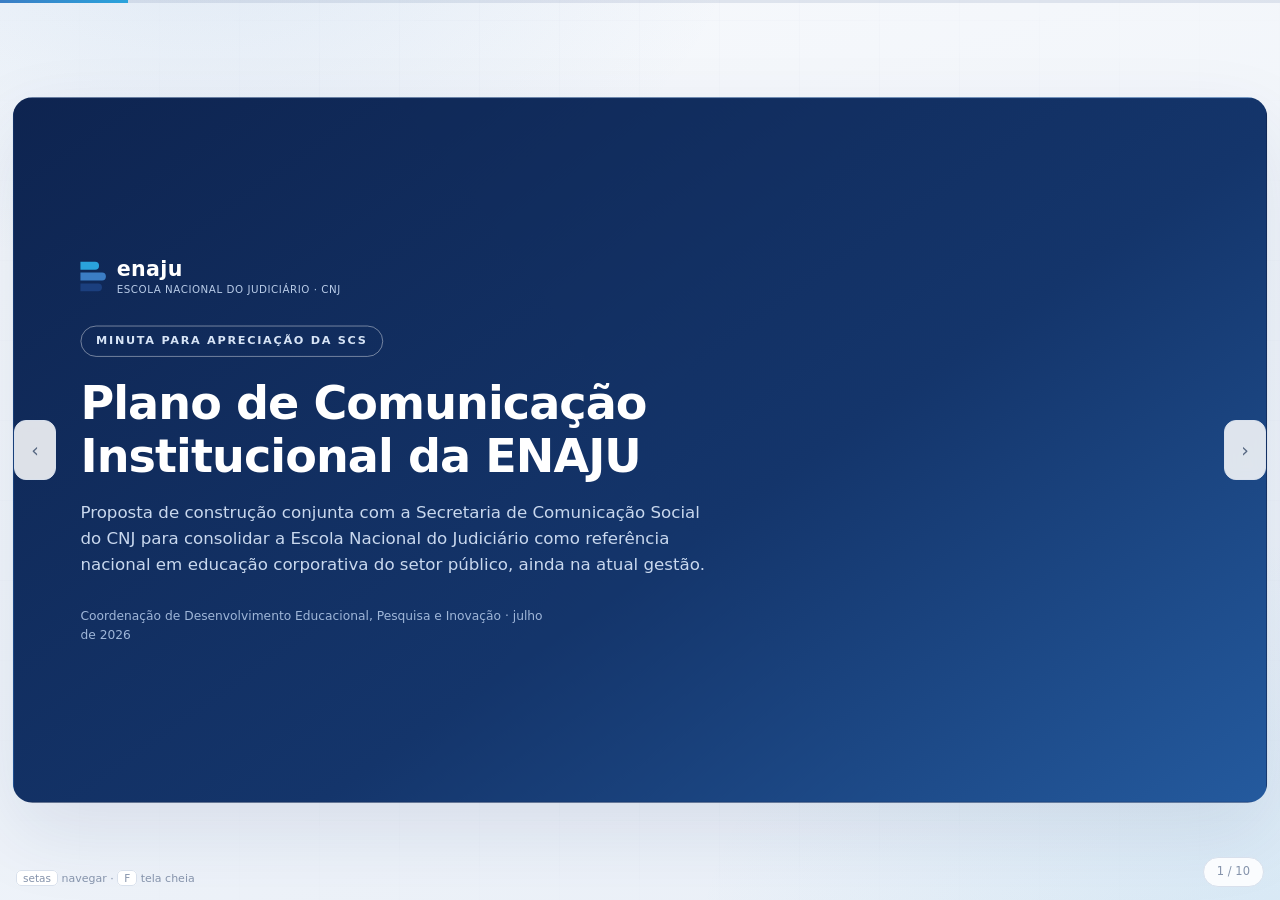
<file: painel-cursos/plano-comunicacao.html>
<!doctype html>
<html lang="pt-BR">
<head>
<meta charset="utf-8">
<meta name="viewport" content="width=device-width, initial-scale=1, viewport-fit=cover">
<title>Plano de Comunicação Institucional da ENAJU</title>
<style>
:root{
  --navy:#14356B; --deep:#1B3F7E; --azure:#3B7DC4; --sky:#2AA3DC;
  --ink:#1B2A44; --dim:#566781; --muted:#8593AB;
  --paper:#F2F5FA; --card:#FFFFFF; --rule:#D8E0EC; --soft:#E7EFF9;
  --gold:#C8871B; --gold-bg:#FBF2E0;
  --grad:linear-gradient(92deg,var(--azure),var(--sky));
  color-scheme:light;
}
*{box-sizing:border-box;margin:0}
html{height:100%}
body{min-height:100%}
body{
  background:var(--paper); color:var(--ink);
  font-family:"Segoe UI",system-ui,-apple-system,sans-serif;
  line-height:1.55; overflow:hidden;
}

/* ---------- fundo ---------- */
#bg{position:fixed;inset:0;z-index:0;overflow:hidden;
  background:
    radial-gradient(900px 620px at 15% -12%,rgba(59,125,196,.13),transparent 62%),
    radial-gradient(1000px 700px at 102% 108%,rgba(42,163,220,.11),transparent 62%),
    linear-gradient(165deg,#F7F9FC 0%,#EAF0F8 100%);}
#bg::after{content:"";position:absolute;inset:0;opacity:.6;
  background:
    repeating-linear-gradient(0deg,transparent 0 79px,rgba(20,53,107,.030) 79px 80px),
    repeating-linear-gradient(90deg,transparent 0 79px,rgba(20,53,107,.030) 79px 80px);
  -webkit-mask-image:radial-gradient(78% 76% at 50% 45%,#000 30%,transparent 100%);
  mask-image:radial-gradient(78% 76% at 50% 45%,#000 30%,transparent 100%);}

/* ---------- palco escalado ---------- */
#wrap{position:fixed;inset:0;z-index:1}
#stage{position:absolute;left:50%;top:50%;width:1280px;height:720px;
  transform:translate(-50%,-50%) scale(var(--s,1));transform-origin:center}

/* ---------- slides ---------- */
.slide{position:absolute;inset:0;padding:46px 56px 34px;display:flex;flex-direction:column;
  background:var(--card);border:1px solid var(--rule);border-radius:20px;
  box-shadow:0 30px 80px rgba(20,53,107,.10);
  opacity:0;visibility:hidden;transform:translateY(24px) scale(.986);
  transition:opacity .5s ease,transform .5s ease,visibility 0s linear .5s}
.slide.active{opacity:1;visibility:visible;transform:none;transition-delay:0s}
.slide.prev{transform:translateY(-24px) scale(.986)}
.slide.dark{background:linear-gradient(145deg,#0E2450 0%,var(--navy) 58%,#245A9E 100%);
  border-color:transparent;color:#fff}

.slide header{display:flex;justify-content:space-between;align-items:baseline;margin-bottom:4px}
.kick{font-size:11.5px;font-weight:700;letter-spacing:.18em;text-transform:uppercase;color:var(--azure)}
.dark .kick{color:#8FB4E4}
.no{font-size:11.5px;font-weight:700;color:var(--muted);letter-spacing:.1em}
.dark .no{color:#7F9AC4}
.slide h2{font-size:30px;font-weight:700;letter-spacing:-.015em;margin:2px 0 9px;color:var(--navy)}
.dark h2{color:#fff}
.rule{width:62px;height:4px;border-radius:2px;background:var(--grad);margin-bottom:17px;flex:none}
.body{flex:1;display:flex;flex-direction:column;min-height:0;justify-content:center}
.slide footer{display:flex;justify-content:space-between;gap:16px;border-top:1px solid var(--rule);
  padding-top:8px;margin-top:14px;font-size:10.5px;color:var(--muted);flex:none}
.dark footer{border-top-color:rgba(255,255,255,.18);color:#7F9AC4}

/* ---------- reveals ---------- */
.rv{opacity:0;transform:translateY(15px);transition:opacity .5s ease var(--d,0s),transform .5s ease var(--d,0s)}
.active .rv{opacity:1;transform:none}

/* ---------- marca ---------- */
.logo{display:inline-flex;align-items:center;gap:11px}
.books{display:flex;flex-direction:column;gap:3px;align-items:flex-start;flex:none}
.books span{display:block;height:8px;border-radius:0 5px 5px 0}
.books span:nth-child(1){width:19px;background:var(--sky)}
.books span:nth-child(2){width:26px;background:var(--azure)}
.books span:nth-child(3){width:22px;background:var(--deep)}
.logo b{font-weight:700;letter-spacing:.4px;color:#5A5F66;font-size:21px;line-height:1.25}
.logo b small{display:block;font-weight:400;font-size:10.5px;letter-spacing:.55px;color:var(--dim);margin-top:2px}
.dark .logo b{color:#fff}
.dark .logo b small{color:#B9CCE8}

/* ---------- capa ---------- */
.cover{justify-content:center;padding:64px 68px}
.cover .badge{display:inline-block;margin:30px 0 20px;padding:6px 15px;
  border:1px solid rgba(255,255,255,.42);border-radius:999px;
  font-size:11.5px;letter-spacing:.15em;font-weight:600;color:#D7E4F6}
.cover h1{font-size:47px;line-height:1.14;letter-spacing:-.02em;max-width:19ch;font-weight:700}
.cover p{margin-top:18px;max-width:60ch;font-size:17px;color:#C9D8EE}
.cover .meta{margin-top:30px;font-size:12.5px;color:#9FB6D8}

/* ---------- componentes ---------- */
.card{background:var(--card);border:1px solid var(--rule);border-radius:15px;padding:20px 22px}
.card h3{font-size:16.5px;color:var(--navy);margin-bottom:7px}
.card p{font-size:13.5px;color:var(--dim)}
.card ul{padding-left:17px;font-size:13.5px;color:var(--dim)}
.card li{margin:6px 0}
.g2{display:grid;grid-template-columns:1fr 1fr;gap:18px}
.g3{display:grid;grid-template-columns:repeat(3,1fr);gap:16px}
.g4{display:grid;grid-template-columns:repeat(4,1fr);gap:15px}
.num{width:31px;height:31px;border-radius:9px;display:grid;place-items:center;
  background:var(--soft);color:var(--navy);font-weight:700;font-size:14px;margin-bottom:11px}
.tag{font-size:10.5px;font-weight:700;letter-spacing:.14em;color:var(--muted)}

.kpi{background:var(--card);border:1px solid var(--rule);border-radius:15px;padding:18px 20px}
.kpi b{display:block;font-size:33px;font-weight:700;letter-spacing:-.025em;color:var(--navy);line-height:1.12}
.kpi span{display:block;margin-top:7px;font-size:12.5px;color:var(--dim)}
.kpi small{display:block;margin-top:6px;font-size:10.5px;color:var(--muted)}

/* barras */
.hrow{display:grid;grid-template-columns:126px 1fr 62px;align-items:center;gap:10px;margin:6px 0}
.hrow .l{font-size:12px;text-align:right;color:var(--dim)}
.hrow.own .l{color:var(--ink);font-weight:600}
.hbar{height:15px;border-radius:0 4px 4px 0;background:rgba(20,53,107,.06)}
.hbar i{display:block;height:100%;width:0;border-radius:0 4px 4px 0;background:var(--azure);
  transition:width 1s cubic-bezier(.2,.7,.2,1) .2s}
.hrow.own .hbar i{background:linear-gradient(90deg,var(--deep),var(--sky))}
.active .hbar i{width:var(--w)}
.hrow .v{font-size:11.5px;color:var(--dim)}
.hrow.own .v{color:var(--ink);font-weight:600}
.chart{background:var(--card);border:1px solid var(--rule);border-radius:15px;padding:18px 20px}
.chart h3{font-size:14.5px;color:var(--navy)}
.chart .src{font-size:10.5px;color:var(--muted);margin:2px 0 12px}

/* tabela */
.tbl{width:100%;border-collapse:collapse;font-size:12px}
.tbl th,.tbl td{padding:7px 12px;text-align:left;border-bottom:1px solid var(--rule)}
.tbl th{background:var(--soft);color:var(--navy);font-size:11px;letter-spacing:.03em}
.tbl td{color:var(--dim)}
.tbl td:first-child{color:var(--ink);font-weight:600}
.tbl tr:last-child td{border-bottom:0}
.tbl-wrap{border:1px solid var(--rule);border-radius:14px;overflow:hidden;background:var(--card)}

/* aviso */
.warn{border:1px solid #E4C98C;background:var(--gold-bg);border-radius:13px;
  padding:14px 18px;font-size:13px;color:#6B4E14}
.warn strong{color:#56400F}

/* ---------- simulações ---------- */
.mock{position:relative;width:fit-content;max-width:100%}
.ribbon{position:absolute;z-index:5;top:-13px;right:-17px;background:var(--gold);color:#fff;
  font-size:10.5px;font-weight:700;letter-spacing:.13em;padding:5px 15px;border-radius:6px;
  transform:rotate(6deg);box-shadow:0 6px 16px rgba(200,135,27,.38);white-space:nowrap}

.phone{width:296px;background:#fff;border:1px solid var(--rule);border-radius:30px;
  box-shadow:0 24px 60px rgba(20,53,107,.17);overflow:hidden}
.phone .notch{height:22px;display:grid;place-items:center}
.phone .notch i{width:80px;height:7px;border-radius:999px;background:#E8ECF3}
.ig-top{display:flex;align-items:center;justify-content:space-between;padding:6px 14px 0;font-weight:700;font-size:14px}
.ig-top .dots{color:var(--muted);letter-spacing:2px}
.ig-head{display:flex;gap:16px;align-items:center;padding:12px 14px 5px}
.av{width:56px;height:56px;border-radius:50%;flex:none;display:grid;place-items:center;
  background:linear-gradient(150deg,var(--sky),var(--deep))}
.av .books span{height:4.5px;border-radius:0 3px 3px 0}
.av .books span:nth-child(1){width:11px;background:#fff;opacity:.95}
.av .books span:nth-child(2){width:15px;background:#fff;opacity:.8}
.av .books span:nth-child(3){width:12.5px;background:#fff;opacity:.65}
.ig-stats{display:flex;gap:15px;font-size:11px;color:var(--dim);text-align:center}
.ig-stats b{display:block;font-size:13px;color:var(--ink)}
.ig-bio{padding:3px 14px 10px;font-size:11.5px;line-height:1.45}
.ig-bio b{font-size:12px}
.ig-bio .lk{color:var(--azure)}
.ig-btn{margin:0 14px 10px;text-align:center;background:var(--azure);color:#fff;
  font-size:12px;font-weight:600;border-radius:7px;padding:6px}
.ig-grid{display:grid;grid-template-columns:repeat(3,1fr);gap:2px}
.post{aspect-ratio:1;display:flex;flex-direction:column;justify-content:flex-end;
  padding:7px;color:#fff;font-size:8.5px;font-weight:600;line-height:1.25}
.post small{font-weight:400;opacity:.85;font-size:7.5px}
.p1{background:linear-gradient(160deg,#245A9E,#14356B)}
.p2{background:linear-gradient(160deg,#2AA3DC,#1E6FB0)}
.p3{background:linear-gradient(160deg,#14356B,#0E2450)}
.p4{background:linear-gradient(160deg,#3B7DC4,#1B3F7E)}
.p5{background:linear-gradient(160deg,#1E6FB0,#14356B)}
.p6{background:linear-gradient(160deg,#0E2450,#245A9E)}

.li{width:520px;max-width:100%;background:#fff;border:1px solid var(--rule);
  border-radius:15px;overflow:hidden;box-shadow:0 24px 60px rgba(20,53,107,.17)}
.li-ban{height:84px;background:linear-gradient(120deg,#0E2450,#245A9E 60%,#2AA3DC);position:relative}
.li-ban b{position:absolute;right:17px;bottom:11px;color:#fff;font-size:15px;opacity:.9;
  font-weight:700;letter-spacing:.4px}
.li-in{padding:0 20px 17px}
.li-av{position:relative;z-index:2;width:74px;height:74px;border-radius:11px;border:3px solid #fff;
  margin-top:-37px;background:linear-gradient(150deg,var(--sky),var(--deep));display:grid;place-items:center}
.li-av .books span{height:6px}
.li-av .books span:nth-child(1){width:14px;background:#fff;opacity:.95}
.li-av .books span:nth-child(2){width:20px;background:#fff;opacity:.8}
.li-av .books span:nth-child(3){width:16.5px;background:#fff;opacity:.65}
.li-in h3{font-size:17.5px;margin-top:9px;color:var(--ink)}
.li-in .sb{font-size:12.5px;color:var(--dim)}
.li-in .mt{font-size:11.5px;color:var(--muted);margin-top:3px}
.li-act{display:flex;gap:9px;margin-top:12px}
.li-act .f{background:var(--azure);color:#fff;font-weight:600;font-size:12.5px;border-radius:999px;padding:6px 18px}
.li-act .m{border:1px solid var(--rule);color:var(--dim);font-size:12.5px;border-radius:999px;padding:6px 18px}
.li-po{border-top:1px solid var(--rule);margin-top:15px;padding-top:13px}
.li-po .ph{display:flex;gap:9px;align-items:center}
.li-po .ph i{width:34px;height:34px;border-radius:7px;flex:none;background:linear-gradient(150deg,var(--sky),var(--deep))}
.li-po .ph b{font-size:12.5px;display:block}
.li-po .ph small{font-size:11px;color:var(--muted)}
.li-po p{font-size:12.5px;color:var(--ink);margin-top:9px}
.li-po .th{margin-top:10px;border-radius:9px;padding:19px 18px;color:#fff;
  background:linear-gradient(140deg,#14356B,#2AA3DC);font-weight:700;font-size:15px;line-height:1.3}
.li-po .th small{display:block;font-weight:400;font-size:11px;opacity:.85;margin-top:5px}
.li-po .rc{margin-top:9px;font-size:11.5px;color:var(--muted)}

.matriz .card.a{border-top:4px solid var(--azure)}
.matriz .card.b{border-top:4px solid var(--navy)}
.matriz .who{font-size:11px;font-weight:700;letter-spacing:.14em}
.matriz .a .who{color:var(--azure)}
.matriz .b .who{color:var(--navy)}
.step .k{font-size:11px;font-weight:700;letter-spacing:.13em;color:var(--azure)}
.step h3{font-size:14.5px;color:var(--navy);margin:7px 0 5px}
.step p{font-size:12.5px;color:var(--dim)}
.dark .big{font-size:17px;color:#C9D8EE;max-width:80ch}
.dark .big + .big{margin-top:13px}

/* ---------- chrome ---------- */
#progress{position:fixed;left:0;top:0;height:3px;width:100%;background:rgba(20,53,107,.10);z-index:60}
#progress i{display:block;height:100%;width:0;background:var(--grad);transition:width .45s ease}
.navbtn{position:fixed;top:50%;transform:translateY(-50%);z-index:55;width:42px;height:60px;
  border:1px solid var(--rule);background:rgba(255,255,255,.86);color:var(--dim);
  border-radius:12px;cursor:pointer;font-size:19px;font-family:inherit;
  backdrop-filter:blur(6px);transition:color .15s,border-color .15s}
.navbtn:hover{color:var(--navy);border-color:var(--azure)}
#prev{left:14px}#next{right:14px}
#counter{position:fixed;right:16px;bottom:13px;z-index:55;font-size:11.5px;color:var(--muted);
  background:rgba(255,255,255,.86);border:1px solid var(--rule);border-radius:999px;
  padding:5px 13px;backdrop-filter:blur(6px)}
#hint{position:fixed;left:16px;bottom:13px;z-index:55;font-size:11px;color:var(--muted)}
#hint kbd{background:var(--card);border:1px solid var(--rule);border-radius:5px;
  padding:1px 6px;font-family:inherit;font-size:10.5px}

/* ==========================================================
   MODO FLUXO — telas estreitas / retrato
   O deck vira documento rolável e legível.
   ========================================================== */
body.flow{overflow-x:hidden;overflow-y:auto;height:auto;min-height:100%;-webkit-text-size-adjust:100%}
body.flow #wrap{position:relative;inset:auto;z-index:1}
body.flow #stage{position:static;width:auto;height:auto;transform:none;
  max-width:780px;margin:0 auto;padding:14px 14px 60px}
body.flow .slide{position:static;opacity:1;visibility:visible;transform:none;
  min-height:0;padding:26px 22px 22px;margin-bottom:16px;border-radius:16px;
  box-shadow:0 12px 34px rgba(20,53,107,.07)}
body.flow .rv{opacity:1;transform:none}
body.flow .body{display:block}
body.flow .slide h2{font-size:23px}
body.flow .cover{padding:34px 24px 30px}
body.flow .cover h1{font-size:30px;max-width:none}
body.flow .cover p{font-size:15.5px}
body.flow .g2,body.flow .g3,body.flow .g4,body.flow .matriz-g{grid-template-columns:1fr}
body.flow .hrow{grid-template-columns:96px 1fr 56px}
body.flow .hrow .l{font-size:11px}
body.flow .chart+.chart{margin-top:14px}
body.flow .tbl-wrap{overflow-x:auto;overflow-y:hidden;-webkit-overflow-scrolling:touch;max-width:100%}
body.flow .tbl{min-width:560px}
body.flow .tbl th,body.flow .tbl td{padding:7px 10px}
body.flow .scrollnote{display:block;font-size:10.5px;color:var(--muted);margin-top:7px}
.scrollnote{display:none}
body.flow .mock{width:100%;justify-self:stretch;margin-top:4px}
body.flow .li{width:100%}
body.flow .phone{margin-left:auto;margin-right:auto}
body.flow .ribbon{right:6px;top:-11px}
body.flow .navbtn,body.flow #hint{display:none}
body.flow #counter{display:none}
body.flow .slide footer{font-size:10px}
body.flow .stack>*+*{margin-top:14px}
body.flow .kpi b{font-size:29px}
@media (max-width:400px){
  body.flow .phone{width:270px}
  body.flow .ribbon{font-size:9.5px;padding:4px 11px;right:-10px}
}
@media (prefers-reduced-motion:reduce){
  .slide,.rv,.hbar i,#progress i{transition:none!important}
}
@media print{
  body{overflow:visible}
  .navbtn,#counter,#hint,#progress{display:none}
}
</style>
</head>
<body>

<div id="bg"></div>
<div id="progress"><i></i></div>

<div id="wrap">
<div id="stage">

  <!-- 1 ------------------------------------------------------------------ -->
  <section class="slide dark cover">
    <span class="logo"><span class="books" aria-hidden="true"><span></span><span></span><span></span></span>
      <b>enaju<small>ESCOLA NACIONAL DO JUDICIÁRIO · CNJ</small></b></span>
    <div><span class="badge">MINUTA PARA APRECIAÇÃO DA SCS</span></div>
    <h1>Plano de Comunicação Institucional da ENAJU</h1>
    <p>Proposta de construção conjunta com a Secretaria de Comunicação Social do CNJ para consolidar a Escola Nacional do Judiciário como referência nacional em educação corporativa do setor público, ainda na atual gestão.</p>
    <p class="meta">Coordenação de Desenvolvimento Educacional, Pesquisa e Inovação · julho de 2026</p>
  </section>

  <!-- 2 ------------------------------------------------------------------ -->
  <section class="slide">
    <header><span class="kick">Contexto</span><span class="no">02</span></header>
    <h2>Uma nova Escola, um novo patamar institucional</h2>
    <div class="rule"></div>
    <div class="body stack">
      <p class="rv" style="font-size:15px;color:var(--dim);max-width:92ch">A Resolução CNJ n. 643/2025 transformou o antigo Ceajud na Escola Nacional do Judiciário, órgão central do Sistema Nacional de Formação e Aperfeiçoamento de Servidores do Poder Judiciário. A mudança de patamar precisa ser conhecida por servidores, gestores, tribunais e escolas judiciais.</p>
      <div class="g2" style="margin-top:20px">
        <div class="card rv" style="--d:.08s;border-top:4px solid var(--muted)">
          <span class="tag">PONTO DE PARTIDA</span>
          <h3 style="margin:5px 0 9px">Centro de oferta de cursos</h3>
          <ul>
            <li>Atuação percebida como oferta pontual de capacitações</li>
            <li>Divulgação dependente de menções ocasionais nos canais gerais do CNJ</li>
            <li>Público de servidores sem canal de comunicação dedicado</li>
          </ul>
        </div>
        <div class="card rv" style="--d:.16s;border-top:4px solid var(--azure)">
          <span class="tag" style="color:var(--azure)">O QUE AS COMPETÊNCIAS DEFINEM</span>
          <h3 style="margin:5px 0 9px">Órgão central do Sistema Nacional de Formação</h3>
          <ul>
            <li>Política Nacional de Formação de Servidores e articulação da rede de escolas</li>
            <li>Produção e disseminação de conhecimento técnico-científico</li>
            <li>Plataforma unificada de educação corporativa, pesquisa aplicada e inovação</li>
          </ul>
        </div>
      </div>
    </div>
    <footer><span>Resolução CNJ n. 643/2025</span><span>Plano de Comunicação Institucional da ENAJU</span></footer>
  </section>

  <!-- 3 ------------------------------------------------------------------ -->
  <section class="slide">
    <header><span class="kick">Diagnóstico</span><span class="no">03</span></header>
    <h2>O público de servidores não possui canal dedicado</h2>
    <div class="rule"></div>
    <div class="body stack">
      <p class="rv" style="font-size:15px;color:var(--dim);max-width:92ch">Levantamento em fontes públicas, julho de 2026. A rede consolidada da Enfam é dirigida à magistratura e os canais gerais do CNJ não segmentam a pauta educacional. O espaço de comunicação digital com o servidor permanece vago.</p>
      <div class="g4" style="margin-top:22px">
        <div class="kpi rv" style="--d:.06s"><b>≈ 270 mil</b><span>servidores no Poder Judiciário, público direto da ENAJU</span><small>Fonte: CNJ, Justiça em Números</small></div>
        <div class="kpi rv" style="--d:.13s"><b>0</b><span>canais sociais dedicados hoje à formação do servidor do Judiciário</span><small>Levantamento em fontes públicas</small></div>
        <div class="kpi rv" style="--d:.20s"><b>165 mil</b><span>seguidores da ENAP no Instagram, referência de escola de governo</span><small>Perfil público da ENAP</small></div>
        <div class="kpi rv" style="--d:.27s"><b>72%</b><span>taxa de abertura de campanha de cursos da FGV no LinkedIn, ante 30% da média do setor</span><small>Caso publicado pelo LinkedIn</small></div>
      </div>
    </div>
    <footer><span>Fontes públicas consultadas em julho de 2026</span><span>03 · Diagnóstico</span></footer>
  </section>

  <!-- 4 ------------------------------------------------------------------ -->
  <section class="slide">
    <header><span class="kick">Levantamento comparativo</span><span class="no">04</span></header>
    <h2>Instagram consolidado nas escolas, LinkedIn em aberto</h2>
    <div class="rule"></div>
    <div class="body">
      <div class="g2">
        <div class="chart rv">
          <h3>Seguidores no Instagram, escolas do Judiciário</h3>
          <p class="src">Perfis públicos, julho de 2026, valores aproximados. A ENAP, escola de governo de referência, soma 165 mil</p>
          <div class="hrow"><span class="l">Enfam</span><span class="hbar"><i style="--w:100%"></i></span><span class="v">20,1 mil</span></div>
          <div class="hrow"><span class="l">Esmape</span><span class="hbar"><i style="--w:79.6%"></i></span><span class="v">16 mil</span></div>
          <div class="hrow"><span class="l">EJ do Pará</span><span class="hbar"><i style="--w:64.7%"></i></span><span class="v">13 mil</span></div>
          <div class="hrow"><span class="l">ESMESC</span><span class="hbar"><i style="--w:64.7%"></i></span><span class="v">13 mil</span></div>
          <div class="hrow"><span class="l">EJUD TJPI</span><span class="hbar"><i style="--w:54.7%"></i></span><span class="v">11 mil</span></div>
          <div class="hrow"><span class="l">ESMAT</span><span class="hbar"><i style="--w:47.3%"></i></span><span class="v">9,5 mil</span></div>
          <div class="hrow"><span class="l">EJEF</span><span class="hbar"><i style="--w:34.3%"></i></span><span class="v">6,9 mil</span></div>
        </div>
        <div class="chart rv" style="--d:.12s">
          <h3>Seguidores no LinkedIn, instituições selecionadas</h3>
          <p class="src">Páginas públicas, julho de 2026, valores aproximados</p>
          <div class="hrow"><span class="l">ENAP</span><span class="hbar"><i style="--w:100%"></i></span><span class="v">27.000</span></div>
          <div class="hrow"><span class="l">Enfam</span><span class="hbar"><i style="--w:4.3%"></i></span><span class="v">1.166</span></div>
          <div class="hrow"><span class="l">EJUS TJSP</span><span class="hbar"><i style="--w:0.6%"></i></span><span class="v">44</span></div>
          <div style="margin-top:16px;padding:13px 15px;background:var(--soft);border-radius:11px;font-size:12.5px;color:var(--dim)">
            O LinkedIn permanece praticamente inexplorado pelas escolas do Judiciário, inclusive pela única escola dedicada a servidores identificada. A ENAJU pode ser a primeira a ocupá-lo de forma estruturada.
          </div>
        </div>
      </div>
    </div>
    <footer><span>Perfis e páginas públicas · julho de 2026</span><span>04 · Levantamento</span></footer>
  </section>

  <!-- 5 ------------------------------------------------------------------ -->
  <section class="slide">
    <header><span class="kick">Levantamento comparativo</span><span class="no">05</span></header>
    <h2>Quadro completo das instituições analisadas</h2>
    <div class="rule"></div>
    <div class="body">
      <div class="tbl-wrap rv">
        <table class="tbl">
          <thead><tr><th>Instituição</th><th>Vínculo e público principal</th><th>Instagram</th><th>LinkedIn</th><th>Observações</th></tr></thead>
          <tbody>
            <tr><td>Enfam</td><td>STJ, magistrados</td><td>20,1 mil</td><td>1,2 mil</td><td>Rede consolidada, foco declarado na magistratura</td></tr>
            <tr><td>CNJ (canal geral)</td><td>Público amplo</td><td>999 mil</td><td>Não levantado</td><td>Grande alcance, sem segmentação para as escolas</td></tr>
            <tr><td>ENAP</td><td>Governo federal, servidores</td><td>165 mil</td><td>27 mil</td><td>Referência nacional em educação corporativa pública</td></tr>
            <tr><td>EJUS</td><td>TJSP, servidores</td><td>Não identificado</td><td>44</td><td>Escola dedicada a servidores, presença incipiente</td></tr>
            <tr><td>Esmape</td><td>TJPE</td><td>16 mil</td><td>Não identificado</td><td>Entre as maiores audiências estaduais</td></tr>
            <tr><td>Escola Judicial do Pará</td><td>TJPA</td><td>13 mil</td><td>Não identificado</td><td>Presença ativa no Instagram</td></tr>
            <tr><td>ESMESC</td><td>Magistratura de SC</td><td>13 mil</td><td>Não identificado</td><td>Presença ativa no Instagram</td></tr>
            <tr><td>EJUD TJPI</td><td>TJPI</td><td>11 mil</td><td>Não identificado</td><td>Presença ativa no Instagram</td></tr>
            <tr><td>ESMAT</td><td>TJTO</td><td>9,5 mil</td><td>Não identificado</td><td>Presença ativa no Instagram</td></tr>
            <tr><td>EJEF</td><td>TJMG</td><td>6,9 mil</td><td>Não identificado</td><td>Presença ativa no Instagram</td></tr>
            <tr><td>FGV</td><td>Ensino superior privado</td><td>Não levantado</td><td>Caso documentado</td><td>Campanha no LinkedIn com 72% de abertura e mais de 2,8 mil inscrições</td></tr>
          </tbody>
        </table>
      </div>
      <span class="scrollnote">Arraste a tabela para o lado para ver todas as colunas.</span>
    </div>
    <footer><span>Valores aproximados, obtidos em perfis e páginas públicas</span><span>05 · Quadro comparativo</span></footer>
  </section>

  <!-- 6 ------------------------------------------------------------------ -->
  <section class="slide">
    <header><span class="kick">O plano</span><span class="no">06</span></header>
    <h2>Cinco eixos de ação, propostos para construção conjunta</h2>
    <div class="rule"></div>
    <div class="body stack">
      <p class="rv" style="font-size:14.5px;color:var(--dim)">Sugestão inicial da ENAJU, a ser ajustada, reduzida ou ampliada conforme a avaliação técnica da SCS.</p>
      <div class="g3" style="margin-top:16px">
        <div class="card rv" style="--d:.05s"><div class="num">1</div><h3>Presença digital dedicada</h3><p>Perfis oficiais no Instagram e no LinkedIn, com pauta e curadoria pedagógica da Escola e estratégia, identidade e publicação da SCS.</p></div>
        <div class="card rv" style="--d:.11s"><div class="num">2</div><h3>Matérias no portal do CNJ</h3><p>Agenda regular de pautas educacionais: cursos com inscrições abertas, prazos, resultados, chamadas públicas e eventos da rede.</p></div>
        <div class="card rv" style="--d:.17s"><div class="num">3</div><h3>Gravações educacionais pontuais</h3><p>Gravações com magistrados e servidores para difusão de boas práticas, normativos e orientações, sempre em formato educacional.</p></div>
      </div>
      <div class="g3" style="margin-top:15px">
        <div class="card rv" style="--d:.23s"><div class="num">4</div><h3>Ações formativas de divulgação</h3><p>Apresentações e materiais orientativos para as unidades do CNJ, tribunais, escolas judiciais e áreas de gestão de pessoas.</p></div>
        <div class="card rv" style="--d:.29s"><div class="num">5</div><h3>Rede de servidores docentes</h3><p>Mobilização de servidores professores, mestres e doutores como autores de artigos, aulas e entrevistas, com visibilidade qualificada.</p></div>
        <div class="rv" style="--d:.35s;display:grid;place-items:center;background:var(--soft);border-radius:15px;padding:20px;font-size:13px;color:var(--dim);text-align:center">
          A presença digital, detalhada a seguir, é o <strong style="color:var(--navy)">Eixo 1</strong> deste plano.
        </div>
      </div>
    </div>
    <footer><span>Eixos sujeitos à priorização da SCS</span><span>06 · O plano</span></footer>
  </section>

  <!-- 7 ------------------------------------------------------------------ -->
  <section class="slide">
    <header><span class="kick">Eixo 1 em destaque</span><span class="no">07</span></header>
    <h2>Como o perfil no Instagram poderia se apresentar</h2>
    <div class="rule"></div>
    <div class="body">
      <div class="g2" style="align-items:center;gap:34px">
        <div class="stack rv">
          <div class="warn"><strong>Simulação meramente ilustrativa.</strong> A tela serve apenas para dar concretude à proposta. A criação do perfil, a identidade visual, o nome de usuário, os formatos e toda a estratégia do canal serão definidos pela Secretaria de Comunicação Social do CNJ, a quem compete a gestão dos canais institucionais nos termos da Resolução CNJ n. 640/2025.</div>
          <div class="card" style="margin-top:16px">
            <h3>Linhas de conteúdo previstas</h3>
            <ul>
              <li>Cursos e trilhas com inscrições abertas</li>
              <li>Eventos, chamadas públicas e ações da rede de escolas</li>
              <li>Prazos e fluxos para solicitar capacitação nacional</li>
              <li>Servidores docentes em destaque</li>
              <li>Gravações educacionais com magistrados e servidores</li>
            </ul>
          </div>
        </div>
        <div style="display:grid;place-items:center">
          <div class="mock rv" style="--d:.12s">
            <span class="ribbon">SIMULAÇÃO ILUSTRATIVA</span>
            <div class="phone" role="img" aria-label="Simulação ilustrativa de perfil da ENAJU no Instagram">
              <div class="notch"><i></i></div>
              <div class="ig-top"><span>enaju</span><span class="dots">•••</span></div>
              <div class="ig-head">
                <span class="av"><span class="books"><span></span><span></span><span></span></span></span>
                <span class="ig-stats"><span><b>•••</b>publicações</span><span><b>•••</b>seguidores</span><span><b>•••</b>seguindo</span></span>
              </div>
              <div class="ig-bio"><b>ENAJU · Escola Nacional do Judiciário</b><br>
                Formação e aperfeiçoamento dos servidores do Poder Judiciário. Cursos gratuitos, trilhas e eventos.<br>
                <span class="lk">enaju.cnj.jus.br/ead</span></div>
              <div class="ig-btn">Seguir</div>
              <div class="ig-grid">
                <div class="post p1">Inscrições abertas<small>Curso a distância</small></div>
                <div class="post p2">Prazos para solicitar capacitação<small>Orientação</small></div>
                <div class="post p3">Servidor docente em destaque<small>Entrevista</small></div>
                <div class="post p4">Trilha de aprendizagem<small>Nova turma</small></div>
                <div class="post p5">Boas práticas<small>Gravação educacional</small></div>
                <div class="post p6">Evento da rede de escolas<small>Agenda</small></div>
              </div>
            </div>
          </div>
        </div>
      </div>
    </div>
    <footer><span>Simulação ilustrativa, sem caráter vinculante</span><span>07 · Instagram</span></footer>
  </section>

  <!-- 8 ------------------------------------------------------------------ -->
  <section class="slide">
    <header><span class="kick">Eixo 1 em destaque</span><span class="no">08</span></header>
    <h2>Como a página no LinkedIn poderia se apresentar</h2>
    <div class="rule"></div>
    <div class="body">
      <div class="g2" style="align-items:center;gap:34px">
        <div class="stack rv">
          <div class="warn"><strong>Simulação meramente ilustrativa.</strong> A criação da página, a identidade visual, os formatos e toda a estratégia do canal serão definidos pela Secretaria de Comunicação Social do CNJ.</div>
          <div class="card" style="margin-top:16px">
            <h3>Por que o LinkedIn</h3>
            <p style="margin-bottom:9px">O relatório <em>Workplace Learning Report 2025</em>, do próprio LinkedIn, indica que a progressão de carreira é o principal motivador de aprendizagem entre profissionais.</p>
            <p>Cursos, trilhas e certificações da ENAJU são instrumentos diretos de desenvolvimento de carreira do servidor, e o LinkedIn é a rede organizada em torno da vida profissional.</p>
          </div>
        </div>
        <div style="display:grid;place-items:center">
          <div class="mock rv" style="--d:.12s">
            <span class="ribbon">SIMULAÇÃO ILUSTRATIVA</span>
            <div class="li" role="img" aria-label="Simulação ilustrativa de página da ENAJU no LinkedIn">
              <div class="li-ban"><b>enaju</b></div>
              <div class="li-in">
                <span class="li-av"><span class="books"><span></span><span></span><span></span></span></span>
                <h3>ENAJU · Escola Nacional do Judiciário</h3>
                <p class="sb">Educação corporativa do Poder Judiciário. Cursos gratuitos, trilhas e desenvolvimento de carreira para servidores.</p>
                <p class="mt">Administração pública · Brasília, DF</p>
                <div class="li-act"><span class="f">+ Seguir</span><span class="m">Visitar site</span></div>
                <div class="li-po">
                  <div class="ph"><i></i><span><b>ENAJU · Escola Nacional do Judiciário</b><small>Publicação ilustrativa</small></span></div>
                  <p>Estão abertas as inscrições para novo curso a distância, gratuito e com certificação, no ambiente virtual de aprendizagem da Escola.</p>
                  <div class="th">Formação que avança com a sua carreira<small>enaju.cnj.jus.br/ead</small></div>
                  <div class="rc">Gostei · Comentar · Compartilhar</div>
                </div>
              </div>
            </div>
          </div>
        </div>
      </div>
    </div>
    <footer><span>Simulação ilustrativa, sem caráter vinculante</span><span>08 · LinkedIn</span></footer>
  </section>

  <!-- 9 ------------------------------------------------------------------ -->
  <section class="slide">
    <header><span class="kick">Governança</span><span class="no">09</span></header>
    <h2>Papéis claros, governança preservada</h2>
    <div class="rule"></div>
    <div class="body stack">
      <div class="g2 matriz matriz-g">
        <div class="card a rv"><span class="who">ENAJU / CODE</span>
          <ul style="margin-top:8px">
            <li>Pauta, calendário editorial e curadoria pedagógica</li>
            <li>Dados, links e subsídios organizados para cada publicação</li>
            <li>Articulação com servidores docentes e com a rede de escolas</li>
            <li>Roteiro e finalidade pedagógica das gravações educacionais</li>
            <li>Mensuração e relatórios de resultados</li>
          </ul>
        </div>
        <div class="card b rv" style="--d:.1s"><span class="who">SCS / CNJ</span>
          <ul style="margin-top:8px">
            <li>Estratégia de comunicação e decisão sobre canais e formatos</li>
            <li>Identidade visual e padrões editoriais institucionais</li>
            <li>Criação, gestão técnica, aprovação e publicação das peças</li>
            <li>Moderação dos canais e avaliação dos resultados</li>
          </ul>
        </div>
      </div>
      <div class="g4" style="margin-top:18px">
        <div class="card step rv" style="--d:.16s"><span class="k">PASSO 1</span><h3>Reunião de alinhamento</h3><p>Apreciação da proposta pela SCS e definição conjunta do método de trabalho.</p></div>
        <div class="card step rv" style="--d:.22s"><span class="k">PASSO 2</span><h3>Consolidação do plano</h3><p>Escolha dos eixos, metas e calendário, conforme a avaliação da Secretaria.</p></div>
        <div class="card step rv" style="--d:.28s"><span class="k">PASSO 3</span><h3>Piloto de 90 dias</h3><p>Implantação da presença digital com calendário mensal e acompanhamento quinzenal.</p></div>
        <div class="card step rv" style="--d:.34s"><span class="k">PASSO 4</span><h3>Avaliação conjunta</h3><p>Análise dos indicadores e decisão sobre continuidade, ampliação ou ajuste.</p></div>
      </div>
    </div>
    <footer><span>Resolução CNJ n. 640/2025 · Política de Comunicação Social do Poder Judiciário</span><span>09 · Governança</span></footer>
  </section>

  <!-- 10 ----------------------------------------------------------------- -->
  <section class="slide dark">
    <header><span class="kick">Solicitação</span><span class="no">10</span></header>
    <h2>Um pedido de apoio à SCS</h2>
    <div class="rule"></div>
    <div class="body stack">
      <p class="big rv">A ENAJU dispõe de conteúdo, dados, corpo técnico-pedagógico e uma agenda permanente de entregas educacionais. Falta à Escola a capacidade técnica de comunicação que é a especialidade da SCS.</p>
      <p class="big rv" style="--d:.1s">Por isso, esta proposta é apresentada como solicitação de apoio: que a Secretaria avalie o diagnóstico, aprimore ou substitua os eixos sugeridos e conduza, em conjunto com a Escola, a construção do plano que considerar mais adequado.</p>
      <p class="big rv" style="--d:.2s">A expectativa é que, com esse apoio, a mudança de patamar promovida pela Resolução CNJ n. 643/2025 se consolide ainda na atual gestão, com a ENAJU reconhecida como referência nacional em educação corporativa do setor público.</p>
    </div>
    <footer><span>Escola Nacional do Judiciário · Coordenação de Desenvolvimento Educacional, Pesquisa e Inovação</span><span>10 · Solicitação</span></footer>
  </section>

</div>
</div>

<button class="navbtn" id="prev" type="button" aria-label="Slide anterior">‹</button>
<button class="navbtn" id="next" type="button" aria-label="Próximo slide">›</button>
<div id="counter"><span id="cur">1</span> / <span id="tot">10</span></div>
<div id="hint"><kbd>setas</kbd> navegar · <kbd>F</kbd> tela cheia</div>

<script>
(function(){
  const slides=[...document.querySelectorAll('.slide')];
  const stage=document.getElementById('stage');
  const bar=document.querySelector('#progress i');
  const cur=document.getElementById('cur');
  document.getElementById('tot').textContent=slides.length;
  let i=0, flow=false;

  /* Responsividade: o deck escala para caber. Se a escala ficar pequena
     demais para leitura confortavel, o conteudo passa a fluir como documento. */
  function layout(){
    const s=Math.min(innerWidth/1280,innerHeight/720)*.98;
    const wantFlow = s<0.62 || innerWidth<860;
    if(wantFlow!==flow){
      flow=wantFlow;
      document.body.classList.toggle('flow',flow);
      if(flow){ slides.forEach(sl=>sl.classList.add('active')); }
      else { go(i,false); }
    }
    if(!flow) stage.style.setProperty('--s',s);
  }

  function go(n,push=true){
    if(flow) return;
    n=Math.max(0,Math.min(slides.length-1,n));
    slides.forEach((s,k)=>{
      s.classList.toggle('active',k===n);
      s.classList.toggle('prev',k<n);
    });
    i=n; cur.textContent=n+1;
    bar.style.width=((n+1)/slides.length*100)+'%';
    if(push)history.replaceState(null,'','#'+(n+1));
  }

  addEventListener('keydown',e=>{
    if(flow) return;
    switch(e.key){
      case'ArrowRight':case'ArrowDown':case'PageDown':go(i+1);e.preventDefault();break;
      case' ':go(e.shiftKey?i-1:i+1);e.preventDefault();break;
      case'ArrowLeft':case'ArrowUp':case'PageUp':go(i-1);e.preventDefault();break;
      case'Home':go(0);e.preventDefault();break;
      case'End':go(slides.length-1);e.preventDefault();break;
      case'f':case'F':document.fullscreenElement?document.exitFullscreen():document.documentElement.requestFullscreen();break;
    }
  });
  document.getElementById('prev').onclick=()=>go(i-1);
  document.getElementById('next').onclick=()=>go(i+1);

  /* toque: arrastar para navegar (tablets em modo deck) */
  let x0=null,y0=null;
  addEventListener('touchstart',e=>{if(e.touches.length===1){x0=e.touches[0].clientX;y0=e.touches[0].clientY}},{passive:true});
  addEventListener('touchend',e=>{
    if(flow||x0===null)return;
    const dx=e.changedTouches[0].clientX-x0, dy=e.changedTouches[0].clientY-y0;
    if(Math.abs(dx)>52&&Math.abs(dx)>Math.abs(dy)) go(dx<0?i+1:i-1);
    x0=y0=null;
  },{passive:true});

  addEventListener('resize',layout);
  addEventListener('orientationchange',layout);
  layout();
  const h=parseInt(location.hash.slice(1),10);
  if(!flow) go(isNaN(h)?0:h-1,false);
  else { bar.style.width='100%'; }
})();
</script>
</body>
</html>
</file>
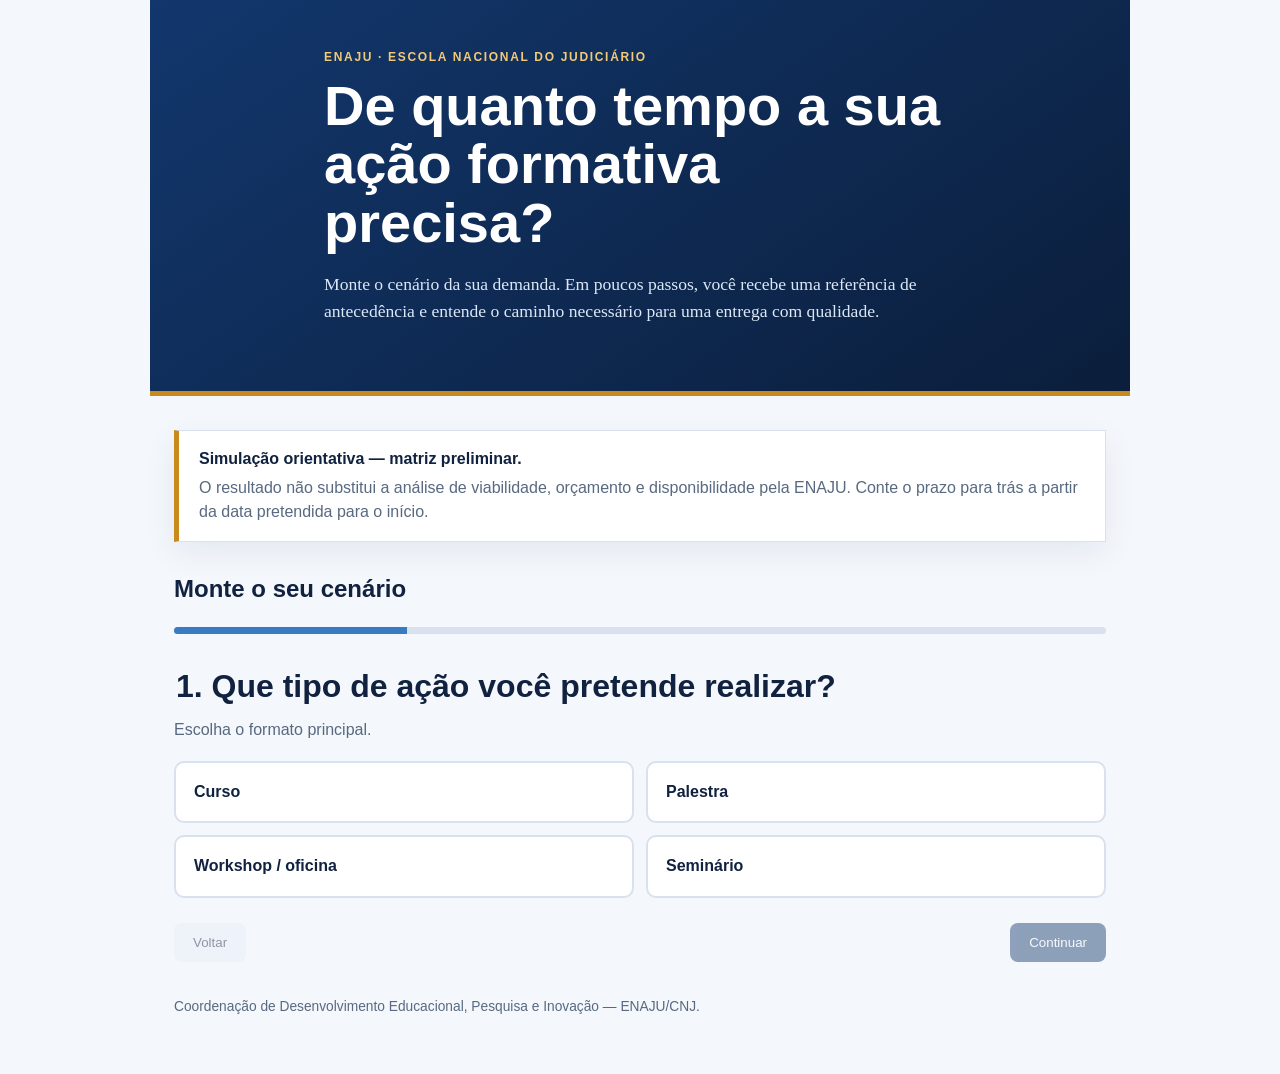
<file: painel-cursos/simulador.html>
<!doctype html>
<!--
  ARQUIVO GERADO AUTOMATICAMENTE - NAO EDITE DIRETAMENTE.
  Fonte: simulador.html, estilos.css, regras.js, ficha.js, simulador.js
  Para alterar o conteudo, edite regras.js e rode: python gerar_autonomo.py
-->
<html lang="pt-BR"><head><meta charset="utf-8"><meta name="viewport" content="width=device-width,initial-scale=1"><title>Simulador de prazos — ENAJU</title><style>
:root{--navy:#12376d;--ink:#10223f;--blue:#397bc0;--gold:#c8891d;--sage:#2f7566;--paper:#f4f7fb;--card:#fff;--muted:#586980;--line:#d8e1ed;--soft:#eaf3f0;--warn:#fff5dc;--max:980px}
*{box-sizing:border-box}html{scroll-behavior:smooth}body{margin:0;background:var(--paper);color:var(--ink);font:16px/1.55 "Segoe UI",Arial,sans-serif}.wrap{max-width:var(--max);margin:auto;padding:0 24px 56px}
.hero{background:linear-gradient(145deg,var(--navy),#0b1e3b);color:#fff;margin:0 -24px 34px;padding:48px max(24px,calc((100vw - var(--max))/2 + 24px));border-bottom:5px solid var(--gold)}.eyebrow{margin:0 0 10px;color:#f2ca76;text-transform:uppercase;letter-spacing:.14em;font-size:.75rem;font-weight:800}.hero h1{max-width:780px;margin:0;font-size:clamp(2rem,5vw,3.5rem);line-height:1.05}.hero p:last-child{max-width:680px;color:#dce8f7;font:1.1rem/1.55 Georgia,serif}
.notice,.card,.result,.sheet{background:var(--card);border:1px solid var(--line);box-shadow:0 10px 30px #14356b12}.notice{border-left:5px solid var(--gold);padding:16px 20px;margin-bottom:28px}.notice strong{display:block}.notice p{margin:4px 0 0;color:var(--muted)}
.progress{height:7px;background:var(--line);border-radius:8px;overflow:hidden;margin:18px 0 28px}.progress span{display:block;height:100%;width:16.6%;background:var(--blue);transition:width .2s}
fieldset{border:0;padding:0;margin:0}.step{display:none}.step.active{display:block}.step legend{font-size:clamp(1.35rem,3vw,2rem);font-weight:800;margin-bottom:6px}.hint{color:var(--muted);margin:0 0 18px}.options{display:grid;grid-template-columns:repeat(2,minmax(0,1fr));gap:12px}.option{position:relative}.option input{position:absolute;opacity:0}.option label{display:block;height:100%;padding:17px 18px;background:var(--card);border:2px solid var(--line);border-radius:10px;font-weight:700;cursor:pointer}.option input:focus-visible+label{outline:3px solid #f0b84e;outline-offset:2px}.option input:checked+label{border-color:var(--blue);background:#edf5fd;color:var(--navy)}
.actions{display:flex;justify-content:space-between;gap:12px;margin-top:25px}.button{border:0;border-radius:8px;padding:12px 19px;font:700 1rem inherit;cursor:pointer;text-decoration:none;display:inline-block}.primary{background:var(--navy);color:#fff}.secondary{background:#e8eef7;color:var(--ink)}button:disabled{opacity:.45;cursor:not-allowed}
.result{display:none;padding:clamp(22px,5vw,40px);border-top:6px solid var(--sage)}.result.active{display:block}.deadline{display:flex;align-items:baseline;gap:10px;color:var(--sage)}.deadline strong{font-size:clamp(3.2rem,10vw,6rem);line-height:1}.deadline span{font-weight:800}.chips{display:flex;flex-wrap:wrap;gap:7px;margin:18px 0}.chip{background:#e9f0f9;border-radius:99px;padding:6px 10px;font-size:.85rem;font-weight:700}.status{background:var(--warn);color:#704d09}.result h2{font-size:clamp(1.5rem,4vw,2.2rem);margin:.4em 0}.result h3{margin-bottom:4px}.result p{color:var(--muted)}.result-actions{display:flex;flex-wrap:wrap;gap:10px;margin-top:24px}
.sheet{margin-top:28px;overflow:hidden}.sheet-head{padding:34px;background:linear-gradient(145deg,var(--navy),#0b1e3b);color:#fff;border-bottom:5px solid var(--gold)}.sheet-head h1{margin:6px 0;font-size:clamp(2rem,6vw,3.3rem);line-height:1.08}.sheet-head p{color:#dbe7f6;max-width:70ch}.sheet-body{padding:clamp(22px,5vw,42px)}.big-number{color:var(--sage);font-size:4.5rem;font-weight:900;line-height:1}.grid{display:grid;grid-template-columns:1fr 1fr;gap:18px}.panel{padding:19px;background:#f8fafc;border-left:4px solid var(--blue)}.panel h2{font-size:1.05rem;margin:0 0 8px}.panel ul{margin:0;padding-left:20px}.box-row{display:flex;flex-wrap:wrap;gap:8px;margin:20px 0}.footer-note{margin-top:28px;padding:17px;background:var(--soft);border-left:4px solid var(--sage)}footer{margin-top:34px;color:var(--muted);font-size:.86rem}
@media(max-width:650px){.options,.grid{grid-template-columns:1fr}.wrap{padding-left:16px;padding-right:16px}.hero{margin-left:-16px;margin-right:-16px}.actions{align-items:stretch}.button{text-align:center}}
.export .simulator-only{display:none!important}.export .wrap{padding-bottom:18px}.export .sheet{margin-bottom:0}
@media print{body{background:#fff}.wrap{max-width:none;padding:0}.hero,.simulator-only,.actions,.result-actions,footer{display:none!important}.sheet{box-shadow:none;border:0;margin:0}.sheet-head{-webkit-print-color-adjust:exact;print-color-adjust:exact}.sheet-body{padding:28px}.panel,.footer-note,.chip{-webkit-print-color-adjust:exact;print-color-adjust:exact}}
</style><script>
/* Matriz preliminar. Alterar aqui após homologação SEGAF/SEGAC. */
window.ENAJU_REGRAS = {
  versao: "preliminar-2026-07",
  tipos: {
    curso: "Curso",
    palestra: "Palestra",
    workshop: "Workshop / oficina",
    seminario: "Seminário"
  },
  situacoes: { nova: "Ação nova", existente: "Nova oferta de ação existente" },
  modalidades: {
    presencial: "Presencial",
    sincrona: "Remota síncrona",
    assincrona: "Remota assíncrona",
    hibrida: "Híbrida"
  },
  profissionais: {
    proprio: "Equipe própria / sem contratação",
    gecc: "Servidor(a) remunerado(a) por GECC",
    externo: "Profissional sem vínculo com a Administração",
    pj: "Pessoa jurídica por inexigibilidade"
  },
  cenarios: {
    "oferta-existente": {
      prazo: 30, status: "Referência existente",
      titulo: "Nova oferta de ação já existente",
      fator: "Preparação da nova oferta",
      resumo: "A ação já está desenvolvida, mas ainda exige organização de turma, inscrições, divulgação, ambiente e certificação.",
      unidades: ["ENAJU / SEGAF", "Comunicação Social", "Tecnologia da Informação"],
      etapas: ["Análise de viabilidade", "Atualização da oferta", "Divulgação e inscrições", "Execução, avaliação e certificação"],
      providencias: ["Objetivo e público-alvo", "Data pretendida", "Estimativa de participantes", "Indicação do conteúdo ou edição anterior"]
    },
    "gecc-remoto": {
      prazo: 30, status: "Referência existente",
      titulo: "Instrutoria por GECC em formato remoto",
      fator: "Contratação de servidor(a) por GECC",
      resumo: "A contratação percorre autorizações e disponibilidade orçamentária, além da preparação operacional da ação.",
      unidades: ["ENAJU / SEGAF", "ENAJU / SEGAC", "Orçamento e Finanças", "Gestão de Pessoas"],
      etapas: ["Plano pedagógico", "Autorização e orçamento", "Documentação e empenho", "Preparação e realização"],
      providencias: ["Programa ou ementa", "Dados do(a) instrutor(a)", "Carga horária", "Datas e público estimado"]
    },
    "producao-nova-vinculo": {
      prazo: 60, status: "Referência existente",
      titulo: "Produção nova com equipe própria ou GECC",
      fator: "Desenvolvimento de conteúdo inédito",
      resumo: "O prazo protege o desenho pedagógico, a produção, a revisão, a validação e a preparação do ambiente de aprendizagem.",
      unidades: ["ENAJU / SEGAF", "ENAJU / SEGAC, se houver GECC", "Comunicação Social", "Tecnologia da Informação"],
      etapas: ["Desenho pedagógico", "Produção e revisão", "Validação do conteúdo", "Montagem, testes e divulgação"],
      providencias: ["Problema e objetivo da ação", "Ementa preliminar", "Conteudista indicado", "Carga horária e data pretendida"]
    },
    "instrutoria-externa": {
      prazo: 60, status: "Referência existente",
      titulo: "Instrutoria externa sem desenvolvimento integral de curso",
      fator: "Contratação de profissional sem vínculo",
      resumo: "A instrução processual da contratação externa exige documentação e tramitação próprias antes da realização.",
      unidades: ["ENAJU / SEGAF", "ENAJU / SEGAC", "Orçamento e Finanças", "Unidades administrativas competentes"],
      etapas: ["Definição da instrutoria", "Instrução e autorizações", "Preparação operacional", "Realização e pagamento"],
      providencias: ["Justificativa da escolha", "Currículo e documentos", "Proposta de conteúdo", "Carga horária, datas e público"]
    },
    "presencial-hibrida": {
      prazo: 60, status: "Proposta para validação",
      titulo: "Ação presencial ou híbrida",
      fator: "Logística ampliada e articulação entre unidades",
      resumo: "Além do planejamento pedagógico, o formato pode exigir sala, comunicação, audiovisual, transmissão, acessibilidade, equipamentos e apoio operacional.",
      unidades: ["ENAJU / SEGAF", "Comunicação Social", "Cerimonial", "Tecnologia da Informação", "Apoio logístico"],
      etapas: ["Viabilidade e reserva", "Plano de comunicação", "Infraestrutura e acessibilidade", "Teste técnico e realização"],
      providencias: ["Local e datas possíveis", "Número de participantes", "Necessidades de transmissão e gravação", "Acessibilidade e apoio logístico"]
    },
    "curso-novo-externo": {
      prazo: 90, status: "Referência existente",
      titulo: "Curso novo com conteudista externo",
      fator: "Contratação externa somada ao desenvolvimento integral",
      resumo: "É o fluxo mais sensível: contratação, desenho educacional, produção, revisões, validação, diagramação e montagem no ambiente virtual.",
      unidades: ["ENAJU / SEGAF", "ENAJU / SEGAC", "Comunicação Social", "Tecnologia da Informação", "Unidades de contratação e orçamento"],
      etapas: ["Contratação e plano pedagógico", "Produção do conteúdo", "Revisão e validação", "Montagem, testes e oferta"],
      providencias: ["Justificativa e objetivo", "Ementa e carga horária", "Dados do(a) conteudista", "Cronograma de entregas e data de início"]
    },
    "pj-inexigibilidade": {
      prazo: 90, status: "Proposta para validação",
      titulo: "Contratação de pessoa jurídica por inexigibilidade",
      fator: "Fluxo de contratação de pessoa jurídica",
      resumo: "A contratação demanda termo de referência, análises administrativa e jurídica, certidões, autorização, publicação e empenho.",
      unidades: ["ENAJU / SEGAF", "ENAJU / SEGAC", "Orçamento e Finanças", "Administração e área jurídica", "Diretoria-Geral"],
      etapas: ["Termo de referência e orçamento", "Análises administrativa e jurídica", "Autorização, publicação e empenho", "Preparação e execução"],
      providencias: ["Justificativa da escolha", "Proposta e escopo", "Documentos e certidões da empresa", "Datas, carga horária e público"]
    }
  },
  calcular: function (r) {
    var candidatos = [];
    candidatos.push({ id: "oferta-existente", prazo: 30 });
    if (r.profissional === "gecc") candidatos.push({ id: "gecc-remoto", prazo: 30 });
    if (r.situacao === "nova") candidatos.push({ id: "producao-nova-vinculo", prazo: 60 });
    if (r.profissional === "externo") candidatos.push({ id: "instrutoria-externa", prazo: 60 });
    if (r.modalidade === "presencial" || r.modalidade === "hibrida") candidatos.push({ id: "presencial-hibrida", prazo: 60 });
    if (r.tipo === "curso" && r.situacao === "nova" && r.profissional === "externo") candidatos.push({ id: "curso-novo-externo", prazo: 90 });
    if (r.profissional === "pj") candidatos.push({ id: "pj-inexigibilidade", prazo: 90 });
    candidatos.sort(function (a, b) { return b.prazo - a.prazo; });
    var vencedor = candidatos[0];
    /* Empates favorecem o cenário que melhor explica a seleção. */
    if (vencedor.prazo === 60 && (r.modalidade === "presencial" || r.modalidade === "hibrida")) vencedor = { id: "presencial-hibrida", prazo: 60 };
    if (r.situacao === "existente" && r.profissional === "gecc" && vencedor.prazo === 30) vencedor = { id: "gecc-remoto", prazo: 30 };
    return { cenario: vencedor.id, detalhes: this.cenarios[vencedor.id], candidatos: candidatos };
  }
};
</script></head>
<body><main class="wrap">
<header class="hero"><p class="eyebrow">ENAJU · Escola Nacional do Judiciário</p><h1>De quanto tempo a sua ação formativa precisa?</h1><p>Monte o cenário da sua demanda. Em poucos passos, você recebe uma referência de antecedência e entende o caminho necessário para uma entrega com qualidade.</p></header>
<aside class="notice" aria-label="Aviso"><strong>Simulação orientativa — matriz preliminar.</strong><p>O resultado não substitui a análise de viabilidade, orçamento e disponibilidade pela ENAJU. Conte o prazo para trás a partir da data pretendida para o início.</p></aside>
<section id="simulador" class="simulator-only" aria-labelledby="titulo-form"><h2 id="titulo-form">Monte o seu cenário</h2><div class="progress" aria-hidden="true"><span id="barra"></span></div>
<form id="form">
<fieldset class="step active" data-key="tipo"><legend>1. Que tipo de ação você pretende realizar?</legend><p class="hint">Escolha o formato principal.</p><div class="options"></div></fieldset>
<fieldset class="step" data-key="situacao"><legend>2. Em que estágio está a ação?</legend><p class="hint">Uma nova oferta reaproveita conteúdo já desenvolvido e validado.</p><div class="options"></div></fieldset>
<fieldset class="step" data-key="modalidade"><legend>3. Como a ação acontecerá?</legend><p class="hint">Presencial e híbrida exigem articulação logística ampliada.</p><div class="options"></div></fieldset>
<fieldset class="step" data-key="tutoria"><legend>4. O curso terá tutoria?</legend><p class="hint">Esta pergunta aparece apenas para curso remoto assíncrono ou híbrido.</p><div class="options"></div></fieldset>
<fieldset class="step" data-key="profissional"><legend><span class="step-number">5</span>. Como será a instrutoria ou produção de conteúdo?</legend><p class="hint">A forma de contratação pode ser o fator determinante do prazo.</p><div class="options"></div></fieldset>
<div class="actions"><button type="button" class="button secondary" id="voltar">Voltar</button><button type="button" class="button primary" id="avancar" disabled>Continuar</button></div>
</form></section>
<section id="resultado" class="result simulator-only" tabindex="-1" aria-live="polite"></section>
<article id="ficha" class="sheet" hidden></article>
<footer>Coordenação de Desenvolvimento Educacional, Pesquisa e Inovação — ENAJU/CNJ.</footer>
</main><script>
(function(){
  "use strict";
  /* Monta o HTML da ficha. Usado pelas paginas de fichas/ e pelo arquivo autonomo. */
  window.ENAJU_FICHA=function(id,q){
    var R=window.ENAJU_REGRAS, d=R.cenarios[id], labels=[];
    if(q.get("tipo"))labels.push(R.tipos[q.get("tipo")]);if(q.get("situacao"))labels.push(R.situacoes[q.get("situacao")]);if(q.get("modalidade"))labels.push(R.modalidades[q.get("modalidade")]);
    if(q.get("tutoria"))labels.push(q.get("tutoria")==="sim"?"Com tutoria":"Sem tutoria");if(q.get("profissional"))labels.push(R.profissionais[q.get("profissional")]);
    if(!labels.length)labels=[d.titulo];
    return '<header class="sheet-head"><p class="eyebrow">Ficha orientativa · '+d.status+'</p><h1>'+d.titulo+'</h1><p>'+d.resumo+'</p></header><div class="sheet-body"><div class="big-number">'+d.prazo+' dias</div><p><strong>de antecedência mínima</strong>, contados para trás a partir da data pretendida para o início.</p><div class="box-row">'+labels.map(function(x){return'<span class="chip">'+x+'</span>';}).join("")+'</div><div class="grid"><section class="panel"><h2>Fator determinante</h2><p>'+d.fator+'</p></section><section class="panel"><h2>Unidades normalmente envolvidas</h2><ul>'+d.unidades.map(function(x){return'<li>'+x+'</li>';}).join("")+'</ul></section><section class="panel"><h2>Etapas principais</h2><ol>'+d.etapas.map(function(x){return'<li>'+x+'</li>';}).join("")+'</ol></section><section class="panel"><h2>Tenha estas informações em mãos</h2><ul>'+d.providencias.map(function(x){return'<li>'+x+'</li>';}).join("")+'</ul></section></div><aside class="footer-note"><strong>Este prazo é uma referência de planejamento.</strong> A viabilidade pedagógica, estratégica, orçamentária e normativa será confirmada pela ENAJU. Procure a Escola desde a ideia: quanto mais cedo a conversa começa, mais caminhos continuam abertos.</aside><div class="result-actions simulator-only"><a class="button secondary" data-voltar href="../simulador.html">Voltar ao simulador</a><button class="button primary" onclick="window.print()">Imprimir ou salvar em PDF</button></div></div>';
  };
  /* Paginas de fichas/: renderizam no carregamento. O arquivo autonomo nao define data-cenario. */
  var id=document.body.dataset.cenario;
  if(!id)return;
  var q=new URLSearchParams(location.search);
  if(q.get("export")==="1")document.documentElement.classList.add("export");
  document.title=window.ENAJU_REGRAS.cenarios[id].titulo+" — ENAJU";
  document.querySelector("#ficha").innerHTML=window.ENAJU_FICHA(id,q);
})();
</script>
<script>
(function(){
  "use strict";
  var R=window.ENAJU_REGRAS, form=document.querySelector("#form"), steps=[].slice.call(document.querySelectorAll(".step"));
  var state={}, index=0, voltar=document.querySelector("#voltar"), avancar=document.querySelector("#avancar"), barra=document.querySelector("#barra");
  var fontes={tipo:R.tipos,situacao:R.situacoes,modalidade:R.modalidades,tutoria:{nao:"Sem tutoria",sim:"Com tutoria"},profissional:R.profissionais};
  function options(step){
    var key=step.dataset.key, box=step.querySelector(".options");
    box.innerHTML=Object.keys(fontes[key]).map(function(v){return '<div class="option"><input type="radio" id="'+key+'-'+v+'" name="'+key+'" value="'+v+'"><label for="'+key+'-'+v+'">'+fontes[key][v]+'</label></div>';}).join("");
  }
  steps.forEach(options);
  function visiveis(){
    return steps.filter(function(s){return s.dataset.key!=="tutoria" || (state.tipo==="curso"&&(state.modalidade==="assincrona"||state.modalidade==="hibrida"));});
  }
  function show(i){
    var vs=visiveis(); index=Math.max(0,Math.min(i,vs.length-1));
    steps.forEach(function(s){s.classList.remove("active");}); vs[index].classList.add("active");
    vs.forEach(function(s,n){var num=s.querySelector(".step-number");if(num)num.textContent=n+1;});
    voltar.disabled=index===0; avancar.textContent=index===vs.length-1?"Ver meu prazo":"Continuar";
    avancar.disabled=!state[vs[index].dataset.key]; barra.style.width=((index+1)/vs.length*100)+"%";
    vs[index].querySelector("legend").focus?.();
  }
  form.addEventListener("change",function(e){
    if(e.target.matches("input")){state[e.target.name]=e.target.value;if(e.target.name==="modalidade"&&!(state.tipo==="curso"&&(state.modalidade==="assincrona"||state.modalidade==="hibrida")))delete state.tutoria;avancar.disabled=false;}
  });
  avancar.addEventListener("click",function(){var vs=visiveis();if(index<vs.length-1)show(index+1);else result();});
  voltar.addEventListener("click",function(){show(index-1);});
  function labels(){var a=[R.tipos[state.tipo],R.situacoes[state.situacao],R.modalidades[state.modalidade]];if(state.tutoria)a.push(fontes.tutoria[state.tutoria]);a.push(R.profissionais[state.profissional]);return a;}
  function result(){
    var calc=R.calcular(state), d=calc.detalhes, el=document.querySelector("#resultado");
    var params=new URLSearchParams(state).toString();
    el.innerHTML='<p class="eyebrow" style="color:var(--blue)">Resultado da simulação</p><div class="deadline"><strong>'+d.prazo+'</strong><span>dias de antecedência</span></div><div class="chips">'+labels().map(function(x){return'<span class="chip">'+x+'</span>';}).join("")+'<span class="chip status">'+d.status+'</span></div><h2>'+d.titulo+'</h2><h3>Fator determinante</h3><p>'+d.fator+'. '+d.resumo+'</p><p><strong>Atenção:</strong> conte este prazo para trás a partir da data pretendida para o início da ação.</p><div class="result-actions"><a class="button primary" href="fichas/'+calc.cenario+'.html?'+params+'">Abrir ficha completa</a><button class="button secondary" type="button" id="copiar">Copiar link</button><button class="button secondary" type="button" onclick="location.reload()">Nova simulação</button></div>';
    el.classList.add("active");el.focus();history.replaceState(null,"","#resultado");
    document.querySelector("#copiar").onclick=function(){navigator.clipboard?navigator.clipboard.writeText(location.href):null;this.textContent="Link copiado";};
  }
  show(0);
})();
</script>
<script>
(function(){
  "use strict";
  /* Em file://, alguns navegadores recusam history.replaceState. */
  var rs=history.replaceState.bind(history);
  history.replaceState=function(){try{return rs.apply(history,arguments);}catch(e){}};

  var res=document.querySelector("#resultado"), sheet=document.querySelector("#ficha");
  res.addEventListener("click",function(e){
    var a=e.target.closest("a[href^='fichas/']");
    if(!a)return;
    e.preventDefault();
    var href=a.getAttribute("href"), id=href.slice("fichas/".length).split(".html")[0];
    sheet.innerHTML=window.ENAJU_FICHA(id,new URLSearchParams(href.split("?")[1]||""));
    sheet.hidden=false;
    sheet.scrollIntoView({behavior:"smooth"});
  });
  sheet.addEventListener("click",function(e){
    var a=e.target.closest("a[data-voltar]");
    if(!a)return;
    e.preventDefault();
    sheet.hidden=true;
    document.querySelector("#simulador").scrollIntoView({behavior:"smooth"});
  });
})();
</script></body></html>
</file>
<file: painel-cursos/styles.css>
:root{--ink:#17231f;--muted:#68756f;--line:#e4e9e6;--paper:#f4f6f3;--white:#fff;--green:#173e34;--green-2:#245c4c;--lime:#c5dc69;--purple:#7650a5;--orange:#d98132;--red:#bd544b;--blue:#39759d;--shadow:0 12px 35px rgba(25,51,43,.07);--radius:16px}
*{box-sizing:border-box}
html{scroll-behavior:smooth}
body{margin:0;background:var(--paper);color:var(--ink);font-family:"DM Sans",sans-serif;font-size:14px}
button,input,select,textarea{font:inherit}
button{cursor:pointer}
.app-shell{min-height:100vh}
.sidebar{position:fixed;inset:0 auto 0 0;width:238px;background:var(--green);color:#fff;padding:28px 18px 22px;display:flex;flex-direction:column;z-index:30}
.brand{display:flex;gap:12px;align-items:center;color:#fff;text-decoration:none;padding:0 10px 30px}
.brand-mark{width:40px;height:40px;border:1px solid rgba(255,255,255,.35);border-radius:11px;display:grid;place-items:center;color:var(--lime);font-family:Manrope;font-size:13px;font-weight:800;position:relative}
.brand-mark:after{content:"";position:absolute;width:11px;height:3px;border-radius:2px;background:var(--lime);bottom:7px}
.brand strong{display:block;font:800 18px Manrope;letter-spacing:.08em}.brand small{display:block;color:#b8c8c2;font-size:10px;letter-spacing:.12em;margin-top:2px}
.nav{display:flex;flex-direction:column;gap:5px}.nav-label{font-size:9px;letter-spacing:.18em;color:#819e94;margin:20px 12px 5px;font-weight:700}
.nav-item{border:0;background:transparent;color:#c7d4cf;border-radius:10px;padding:11px 12px;display:flex;align-items:center;gap:11px;text-align:left;font-weight:500;transition:.18s}
.nav-item:hover{background:rgba(255,255,255,.06);color:white}.nav-item.active{background:#fff;color:var(--green);box-shadow:0 5px 15px rgba(0,0,0,.11);font-weight:700}
.icon{width:18px;height:18px;display:inline-flex;align-items:center;justify-content:center;flex:none}.icon svg{width:100%;height:100%;fill:none;stroke:currentColor;stroke-width:1.8;stroke-linecap:round;stroke-linejoin:round}
.sidebar-card{margin-top:auto;background:rgba(255,255,255,.07);border:1px solid rgba(255,255,255,.09);border-radius:12px;padding:13px;display:flex;gap:10px;align-items:center}.sidebar-card strong,.sidebar-card small{display:block}.sidebar-card strong{font-size:12px}.sidebar-card small{font-size:10px;color:#a9bdb5;margin-top:2px}.pulse{width:8px;height:8px;background:var(--lime);border-radius:50%;box-shadow:0 0 0 4px rgba(197,220,105,.13)}
.sidebar-footer{font-size:9px;line-height:1.5;color:#718e84;text-transform:uppercase;letter-spacing:.12em;padding:16px 8px 0}
.main{margin-left:238px;min-height:100vh}.topbar{height:76px;background:rgba(255,255,255,.88);backdrop-filter:blur(12px);border-bottom:1px solid var(--line);display:flex;align-items:center;justify-content:space-between;padding:0 34px;position:sticky;top:0;z-index:20}.mobile-head{display:flex;align-items:center;gap:10px}.eyebrow{font-size:9px;letter-spacing:.16em;color:#7c8984;font-weight:800;margin:0 0 4px}.topbar h1{font:700 18px Manrope;margin:0}.top-actions{display:flex;gap:10px;align-items:center}.global-search{height:38px;width:275px;border:1px solid var(--line);background:#f8faf8;border-radius:10px;display:flex;align-items:center;gap:8px;padding:0 10px;color:#87918d}.global-search input{border:0;outline:0;background:transparent;min-width:0;flex:1;font-size:12px}.global-search kbd{font-size:9px;border:1px solid #dfe4e1;border-radius:5px;padding:3px 5px;background:white;color:#85908b}.icon-btn{border:1px solid var(--line);background:#fff;border-radius:10px;width:38px;height:38px;display:grid;place-items:center;color:#53615b}.notification{position:relative}.notification i{position:absolute;width:6px;height:6px;border-radius:50%;background:#e26456;right:7px;top:7px;border:1px solid white}.avatar{width:38px;height:38px;border:0;border-radius:11px;background:var(--green);color:var(--lime);font-weight:800;font-size:11px}.menu-btn{display:none}
.content{padding:30px 34px 50px;max-width:1500px;margin:auto}.view{display:none}.view.active{display:block;animation:fade .25s ease}@keyframes fade{from{opacity:.4;transform:translateY(4px)}}
.welcome-row,.section-toolbar{display:flex;align-items:flex-end;justify-content:space-between;margin-bottom:24px}.date-label{font-size:10px;color:var(--green-2);font-weight:800;letter-spacing:.13em;margin:0 0 7px}.welcome-row h2,.section-toolbar h2{font:800 25px Manrope;margin:0 0 5px}.welcome-row p:not(.date-label),.section-toolbar p:not(.date-label){margin:0;color:var(--muted)}
.primary-btn,.secondary-btn,.danger-btn{border-radius:10px;padding:10px 14px;border:0;font-weight:700;font-size:12px;display:inline-flex;align-items:center;justify-content:center;gap:7px}.primary-btn{background:var(--green);color:#fff;box-shadow:0 5px 14px rgba(23,62,52,.17)}.primary-btn:hover{background:var(--green-2)}.primary-btn span{color:var(--lime);font-size:17px}.secondary-btn{background:#fff;border:1px solid var(--line);color:#425049}.danger-btn{background:#fff1ef;color:#a8473e}.danger-btn[hidden]{display:none}
.kpi-grid{display:grid;grid-template-columns:repeat(4,1fr);gap:14px;margin-bottom:16px}.kpi-card{background:#fff;border:1px solid var(--line);border-radius:var(--radius);padding:18px;display:flex;align-items:center;gap:14px;box-shadow:0 2px 10px rgba(32,59,51,.025)}.kpi-icon{width:42px;height:42px;border-radius:12px;display:grid;place-items:center}.kpi-icon.green{background:#edf4e8;color:#537235}.kpi-icon.purple{background:#f0eaf7;color:var(--purple)}.kpi-icon.orange{background:#fff0e1;color:var(--orange)}.kpi-icon.blue{background:#e7f1f6;color:var(--blue)}.kpi-card p{margin:0;color:var(--muted);font-size:11px}.kpi-card strong{display:block;font:800 24px Manrope;margin:1px 0}.kpi-card small{font-size:9px;color:#83908a}.trend{margin-left:auto;align-self:flex-start;font-size:9px;font-weight:700;padding:3px 6px;border-radius:10px;background:#edf4e8;color:#51723c}
.panel{background:#fff;border:1px solid var(--line);border-radius:var(--radius);box-shadow:0 3px 12px rgba(25,52,44,.025)}.overview-grid{display:grid;grid-template-columns:1.15fr .85fr;gap:16px}.progress-panel,.attention-panel,.calendar-panel,.capacity-panel{padding:21px}.panel-head{display:flex;align-items:flex-start;justify-content:space-between;margin-bottom:20px}.panel-head h3{font:700 14px Manrope;margin:0 0 4px}.panel-head p{font-size:10px;color:var(--muted);margin:0}.text-btn{border:0;background:none;color:var(--green-2);font-size:10px;font-weight:700;padding:3px}.text-btn span{color:#8a9a94;margin-left:4px}.badge{border-radius:20px;padding:5px 8px;font-size:9px;font-weight:700}.badge.alert{background:#fff1e8;color:#b55f24}.tag{font-size:8px;letter-spacing:.1em;padding:5px 7px;background:#eff3ee;color:#587068;border-radius:5px;font-weight:800}
.execution-body{display:flex;align-items:center;justify-content:space-around;gap:25px}.donut{width:150px;height:150px;border-radius:50%;display:grid;place-items:center;position:relative;background:conic-gradient(var(--green) 0 0%,#e7ebe8 0)}.donut:after{content:"";position:absolute;width:105px;height:105px;background:#fff;border-radius:50%}.donut div{position:relative;z-index:1;text-align:center}.donut strong{display:block;font:800 25px Manrope}.donut span{font-size:9px;color:var(--muted)}.stage-legend{min-width:190px}.legend-row{display:grid;grid-template-columns:9px 1fr auto;align-items:center;gap:8px;margin:11px 0;font-size:10px;color:#65736d}.legend-row i{width:7px;height:7px;border-radius:50%}.legend-row strong{font-size:11px;color:var(--ink)}
.attention-list{display:flex;flex-direction:column;gap:9px}.attention-item{display:flex;gap:11px;padding:10px;background:#fafbf9;border:1px solid #edf0ee;border-radius:10px;align-items:center}.attention-item .att-icon{width:31px;height:31px;border-radius:9px;display:grid;place-items:center;background:#fff0e6;color:#bd672d}.attention-item div{min-width:0;flex:1}.attention-item strong,.attention-item span{display:block;white-space:nowrap;overflow:hidden;text-overflow:ellipsis}.attention-item strong{font-size:10px;margin-bottom:3px}.attention-item span{font-size:9px;color:var(--muted)}.attention-item time{font-size:9px;color:#9b6755}.empty{padding:30px;text-align:center;color:var(--muted);font-size:11px}
.upcoming-list{display:flex;flex-direction:column}.upcoming-item{display:grid;grid-template-columns:40px 1fr auto;gap:12px;align-items:center;padding:11px 0;border-bottom:1px solid #edf0ee}.upcoming-item:last-child{border:0}.date-chip{background:#f1f5f2;border-radius:9px;padding:6px 3px;text-align:center}.date-chip strong,.date-chip span{display:block}.date-chip strong{font:800 16px Manrope}.date-chip span{font-size:8px;color:var(--muted);font-weight:700}.upcoming-item h4{font-size:10px;margin:0 0 4px;white-space:nowrap;overflow:hidden;text-overflow:ellipsis}.upcoming-item p{font-size:9px;color:var(--muted);margin:0}.status-pill{font-size:8px;font-weight:700;padding:5px 7px;border-radius:10px;white-space:nowrap}.s-planejamento{background:#f1eaf7;color:#78549d}.s-agendado{background:#e9f2e5;color:#56753d}.s-execucao{background:#e6f1f5;color:#31708b}.s-concluido{background:#e3f2ea;color:#317154}.s-avaliacao{background:#fff1df;color:#a96929}
.capacity-number{margin:4px 0 17px}.capacity-number strong{font:800 30px Manrope;margin-right:8px}.capacity-number span{font-size:10px;color:var(--muted)}.capacity-bar{height:8px;background:#edf0ed;border-radius:8px;overflow:hidden}.capacity-bar i{display:block;height:100%;background:linear-gradient(90deg,var(--green),#7b9d56);border-radius:8px}.capacity-meta{display:flex;justify-content:space-between;font-size:9px;color:var(--muted);margin:8px 0 20px}.capacity-meta b{color:var(--green)}.mini-stats{border-top:1px solid var(--line);padding-top:15px;display:grid;grid-template-columns:1fr 1fr;gap:10px}.mini-stats>div{display:flex;align-items:center;gap:9px}.mini-icon{width:31px;height:31px;border-radius:9px;display:grid;place-items:center}.mini-icon.purple{background:#f2eefa;color:var(--purple)}.mini-icon.green{background:#eaf3e9;color:#4a7540}.mini-stats p,.mini-stats b,.mini-stats small{margin:0;display:block}.mini-stats b{font:700 14px Manrope}.mini-stats small{font-size:8px;color:var(--muted)}
.agenda-board{padding:20px}.calendar-toolbar{display:flex;justify-content:space-between;align-items:center;margin-bottom:18px}.segmented{padding:3px;background:#f0f3f0;border-radius:8px}.segmented button{border:0;background:none;padding:6px 15px;border-radius:6px;font-size:10px}.segmented button.active{background:#fff;box-shadow:0 1px 5px #dce3de;font-weight:700}.legend-inline{display:flex;gap:15px;font-size:9px;color:var(--muted)}.legend-inline span{display:flex;align-items:center;gap:5px}.dot{width:7px;height:7px;border-radius:50%}.dot.planned{background:var(--purple)}.dot.scheduled{background:#638345}.dot.execution{background:var(--blue)}
.year-grid{display:grid;grid-template-columns:repeat(4,1fr);gap:10px}.month-card{min-height:145px;border:1px solid var(--line);border-radius:11px;padding:12px;background:#fcfdfc}.month-card.current{border-color:#98ad69;background:#fbfdf7}.month-card h4{font:700 11px Manrope;margin:0 0 10px;text-transform:uppercase;letter-spacing:.08em}.month-event{border-left:3px solid var(--purple);background:#f2eef7;border-radius:4px;padding:7px;margin:6px 0;font-size:8px;line-height:1.25}.month-event.scheduled{border-color:#638345;background:#edf3ea}.month-event.execution{border-color:var(--blue);background:#e9f2f6}.month-event strong{display:block;margin-bottom:2px}.month-event span{color:var(--muted)}
.table-controls{padding:12px;margin-bottom:12px;display:flex;gap:9px}.table-search{border:1px solid var(--line);border-radius:9px;display:flex;align-items:center;gap:7px;padding:0 10px;flex:1}.table-search input{border:0;outline:0;width:100%}.table-controls select{border:1px solid var(--line);background:#fff;border-radius:9px;padding:0 12px;color:#53615c;font-size:11px}.table-panel{overflow:hidden}table{border-collapse:collapse;width:100%}th{text-align:left;color:#7c8984;background:#fafbfa;font-size:8px;letter-spacing:.09em;text-transform:uppercase;padding:11px 15px;border-bottom:1px solid var(--line)}td{padding:13px 15px;border-bottom:1px solid #edf0ee;font-size:10px}td strong,td small{display:block}td strong{font-size:10px;margin-bottom:3px;max-width:390px}td small{font-size:8px;color:var(--muted)}.owner-cell{display:flex;align-items:center;gap:8px}.owner-dot{width:27px;height:27px;border-radius:50%;background:#e8efea;color:var(--green);display:grid;place-items:center;font-size:8px;font-weight:800}.progress-cell{display:flex;align-items:center;gap:7px}.tiny-bar{width:65px;height:5px;background:#e8ece9;border-radius:4px;overflow:hidden}.tiny-bar i{display:block;height:100%;background:var(--green)}.row-action{border:0;background:transparent;color:#89938f;font-size:18px;padding:5px}.table-footer{display:flex;justify-content:space-between;padding:11px 15px;color:var(--muted);font-size:9px}
.pipeline-board{display:grid;grid-template-columns:repeat(5,minmax(190px,1fr));gap:12px;overflow-x:auto;padding-bottom:10px}.pipeline-column{background:#edf0ed;border-radius:13px;padding:10px;min-height:420px}.pipeline-head{display:flex;justify-content:space-between;align-items:center;padding:5px 4px 12px}.pipeline-head strong{font:700 10px Manrope}.pipeline-head span{font-size:8px;border-radius:10px;background:#fff;padding:3px 6px;color:var(--muted)}.pipeline-card{background:#fff;border:1px solid #e1e7e3;border-radius:10px;padding:12px;margin-bottom:9px;box-shadow:0 2px 5px rgba(35,56,49,.03)}.pipeline-card .priority-line{width:22px;height:3px;border-radius:3px;background:var(--orange);margin-bottom:10px}.pipeline-card .priority-line.Alta{background:var(--red)}.pipeline-card .priority-line.Baixa{background:#77996c}.pipeline-card h4{font-size:10px;line-height:1.35;margin:0 0 10px}.pipeline-card p{margin:0;font-size:8px;color:var(--muted)}.pipeline-card footer{display:flex;justify-content:space-between;align-items:center;margin-top:12px}.pipeline-card footer span{font-size:8px;color:var(--muted)}
.report-grid{display:grid;grid-template-columns:1fr 1fr;gap:16px}.report-grid>.panel{padding:22px}.report-hero{grid-column:span 2;background:var(--green);color:white;position:relative;overflow:hidden}.report-hero:after{content:"";position:absolute;width:250px;height:250px;border:45px solid rgba(197,220,105,.08);border-radius:50%;right:-45px;top:-100px}.report-hero p{font-size:9px;color:#a9c0b8;letter-spacing:.14em;font-weight:700;margin:0}.report-hero strong{display:block;font:800 45px Manrope;color:var(--lime);margin:10px 0 0}.report-hero span{font-size:10px;color:#bfd0ca}.report-line{height:6px;background:rgba(255,255,255,.12);border-radius:5px;margin-top:20px;max-width:600px}.report-line i{display:block;height:100%;background:var(--lime);border-radius:5px}.bar-chart{display:flex;flex-direction:column;gap:12px}.bar-row{display:grid;grid-template-columns:100px 1fr 20px;gap:8px;align-items:center;font-size:9px}.bar-row>span{white-space:nowrap;overflow:hidden;text-overflow:ellipsis}.bar-track{height:8px;background:#edf0ed;border-radius:5px}.bar-track i{display:block;height:100%;background:var(--green-2);border-radius:5px}.horizontal-stats,.quality-list{display:flex;flex-direction:column;gap:13px}.stat-row,.quality-row{display:grid;grid-template-columns:1fr auto;gap:8px;font-size:10px}.stat-row .stat-bar,.quality-row .stat-bar{grid-column:span 2;height:6px;background:#edf0ed;border-radius:5px}.stat-bar i{height:100%;display:block;background:var(--purple);border-radius:5px}.quality-row .stat-bar i{background:#6c915b}
.overlay{position:fixed;inset:0;background:rgba(17,35,29,.36);backdrop-filter:blur(2px);opacity:0;visibility:hidden;transition:.2s;z-index:50}.overlay.open{opacity:1;visibility:visible}.drawer{position:fixed;top:0;right:0;width:min(560px,100%);height:100vh;background:#fff;z-index:60;transform:translateX(101%);transition:.25s ease;box-shadow:-20px 0 50px rgba(10,30,24,.14);padding:28px;overflow:auto}.drawer.open{transform:none}.drawer-head{display:flex;justify-content:space-between;align-items:flex-start;padding-bottom:22px;border-bottom:1px solid var(--line)}.drawer-head h2{font:800 20px Manrope;margin:0}.drawer-head .icon-btn{font-size:22px}.drawer form{display:grid;grid-template-columns:1fr 1fr;gap:16px;padding-top:22px}.drawer label{display:flex;flex-direction:column;gap:6px}.drawer label>span{font-size:10px;font-weight:700;color:#4e5d57}.drawer input,.drawer select,.drawer textarea{border:1px solid #dfe5e1;border-radius:9px;padding:11px;outline:0;background:#fbfcfb;font-size:12px}.drawer input:focus,.drawer select:focus,.drawer textarea:focus{border-color:#77978c;box-shadow:0 0 0 3px #edf3f0}.full{grid-column:span 2}.form-actions{display:flex;gap:8px;align-items:center;margin-top:10px}.form-actions span{flex:1}
.toast{position:fixed;z-index:80;left:50%;bottom:24px;transform:translate(-50%,20px);background:#193e34;color:#fff;padding:11px 17px;border-radius:10px;display:flex;align-items:center;gap:9px;opacity:0;visibility:hidden;transition:.2s;box-shadow:var(--shadow);font-size:11px}.toast.show{opacity:1;visibility:visible;transform:translate(-50%,0)}.toast .icon{color:var(--lime)}
.dossier-section{margin:4px 0 16px}.dossier-section>.panel-head{margin:0 2px 10px}.source-note{font-size:9px;color:#718099;border:1px solid var(--line);background:#fff;border-radius:20px;padding:5px 9px}.dossier-grid{display:grid;grid-template-columns:1fr 1fr;gap:14px}.dossier-card{background:#fff;border:1px solid var(--line);border-radius:var(--radius);padding:18px;position:relative;overflow:hidden;cursor:pointer;transition:.2s;box-shadow:0 3px 12px rgba(25,52,44,.025)}.dossier-card:hover{transform:translateY(-2px);box-shadow:var(--shadow);border-color:#b9d7eb}.dossier-card:before{content:"";position:absolute;right:-35px;top:-35px;width:125px;height:125px;border:1px solid rgba(15,124,201,.11);border-radius:50%;box-shadow:0 0 0 15px rgba(28,183,220,.025)}.dossier-top{display:flex;justify-content:space-between;align-items:center}.process-chip{font-size:8px;letter-spacing:.08em;font-weight:800;color:#0867af;background:#e9f4fb;padding:5px 7px;border-radius:5px}.readiness-ring{--ready:0;width:45px;height:45px;border-radius:50%;background:conic-gradient(#0aa6d0 calc(var(--ready)*1%),#e5edf5 0);display:grid;place-items:center;position:relative}.readiness-ring:after{content:"";position:absolute;width:34px;height:34px;background:#fff;border-radius:50%}.readiness-ring b{font-size:8px;z-index:1}.dossier-card h4{font:700 13px/1.4 Manrope;margin:10px 0 6px;max-width:80%}.dossier-card>p{font-size:9px;line-height:1.45;color:var(--muted);margin:0 0 14px;max-width:90%}.dossier-facts{display:grid;grid-template-columns:repeat(3,1fr);border-top:1px solid var(--line);border-bottom:1px solid var(--line);padding:11px 0}.dossier-facts span{font-size:8px;color:var(--muted);border-right:1px solid var(--line);padding-left:10px}.dossier-facts span:first-child{padding-left:0}.dossier-facts span:last-child{border:0}.dossier-facts b{display:block;color:var(--ink);font:700 13px Manrope;margin-bottom:2px}.dossier-card footer{display:flex;justify-content:space-between;align-items:center;padding-top:11px}.dossier-card footer span{font-size:8px;color:var(--muted);display:flex;gap:5px;align-items:center}.dossier-card footer button{border:0;background:none;color:#0769b4;font-size:9px;font-weight:700}
.process-intelligence{background:#f6f9fc;border:1px solid #dce7f2;border-radius:13px;padding:16px}.intelligence-head{display:flex;justify-content:space-between;align-items:flex-start}.intelligence-head h3{font:700 15px Manrope;margin:0}.readiness-badge{font-size:9px;background:#e2f5fa;color:#087fa4;padding:5px 8px;border-radius:12px;font-weight:700}.intel-description{font-size:10px;line-height:1.55;color:var(--muted);margin:12px 0}.intel-meta{display:grid;grid-template-columns:1fr 1fr;gap:8px}.intel-meta span{background:#fff;border:1px solid #e1e9f1;border-radius:8px;padding:9px;font-size:9px;line-height:1.4;color:var(--muted)}.intel-meta span:first-child{grid-column:span 2}.intel-meta b,.intel-block>strong{display:block;font-size:8px;letter-spacing:.07em;text-transform:uppercase;color:#0a579d;margin-bottom:4px}.intel-block{margin-top:14px}.milestone-list{display:grid;grid-template-columns:1fr 1fr;gap:6px}.milestone-list label{display:flex;flex-direction:row;align-items:flex-start;gap:6px;background:transparent;font-size:9px!important;color:#526278}.milestone-list input{width:14px;height:14px;padding:0;accent-color:#0785c5}.module-list{display:grid;grid-template-columns:1fr 1fr;gap:5px}.module-list span{display:flex;gap:7px;align-items:center;background:#fff;border:1px solid #e2eaf2;border-radius:7px;padding:7px;font-size:8px}.module-list b{color:#0b78bf}.pdf-link{display:inline-flex;align-items:center;gap:6px;color:#0969ae;text-decoration:none;font-size:9px;font-weight:700;margin-top:14px}
@media(max-width:1050px){.kpi-grid{grid-template-columns:repeat(2,1fr)}.overview-grid{grid-template-columns:1fr}.year-grid{grid-template-columns:repeat(3,1fr)}}
@media(max-width:760px){.sidebar{transform:translateX(-102%);transition:.22s}.sidebar.open{transform:none}.main{margin-left:0}.topbar{padding:0 16px}.menu-btn{display:grid}.global-search{display:none}.content{padding:22px 16px 40px;overflow:hidden}.welcome-row,.section-toolbar{align-items:flex-start;gap:16px;flex-direction:column}.welcome-row .primary-btn,.section-toolbar .primary-btn{width:100%}.welcome-row h2,.section-toolbar h2{font-size:21px}.kpi-grid{grid-template-columns:repeat(2,minmax(0,1fr));gap:9px}.kpi-card{padding:13px;gap:9px;min-width:0}.kpi-card>div{min-width:0}.kpi-card p,.kpi-card small{overflow:hidden;text-overflow:ellipsis}.kpi-icon{width:35px;height:35px}.kpi-card strong{font-size:19px}.kpi-card .trend{display:none}.dossier-grid{grid-template-columns:minmax(0,1fr)}.dossier-card h4,.dossier-card>p{max-width:100%}.overview-grid{gap:10px}.execution-body{flex-direction:column}.year-grid{grid-template-columns:repeat(2,minmax(0,1fr))}.legend-inline{display:none}.table-controls{flex-wrap:wrap}.table-search{flex-basis:100%;height:40px}.table-controls select{height:40px;flex:1}table{min-width:760px}.table-panel{overflow-x:auto}.pipeline-board{margin-right:-16px}.report-grid{grid-template-columns:1fr}.report-hero{grid-column:auto}.drawer form{grid-template-columns:1fr}.full{grid-column:auto}.process-intelligence{grid-column:auto}.intel-meta,.milestone-list,.module-list{grid-template-columns:1fr}.intel-meta span:first-child{grid-column:auto}}
@media(max-width:480px){.kpi-grid{grid-template-columns:1fr}.welcome-row,.section-toolbar{flex-direction:column}.year-grid{grid-template-columns:1fr}.calendar-toolbar{align-items:flex-start}.progress-panel,.attention-panel,.calendar-panel,.capacity-panel{padding:17px}}
@media print{.sidebar,.topbar,.section-toolbar button{display:none!important}.main{margin:0}.content{padding:20px}.view{display:none!important}#view-reports{display:block!important}.panel{box-shadow:none}}

/* Identidade ENAJU — azul institucional e linguagem visual de redes */
:root{
  --ink:#071f4c;
  --muted:#627087;
  --line:#dfe7f1;
  --paper:#f4f7fb;
  --green:#043c82;
  --green-2:#075eb9;
  --lime:#1cb7dc;
  --purple:#4168b5;
  --orange:#2b8ec7;
  --red:#c65259;
  --blue:#0b75c9;
  --shadow:0 14px 36px rgba(8,48,105,.08);
}
body{background:linear-gradient(135deg,#f8fafc 0%,#f2f6fb 52%,#f7f9fc 100%)}
.sidebar{background:linear-gradient(180deg,#031d48 0%,#003b80 70%,#005fa5 130%);overflow:hidden}
.sidebar:before,.sidebar:after{content:"";position:absolute;border:1px solid rgba(74,187,230,.25);border-radius:50%;pointer-events:none}
.sidebar:before{width:210px;height:210px;right:-115px;top:95px;box-shadow:0 0 0 28px rgba(65,128,202,.045),0 0 0 64px rgba(65,128,202,.035)}
.sidebar:after{width:115px;height:115px;left:-65px;bottom:135px;box-shadow:0 0 0 20px rgba(28,183,220,.05)}
.brand,.nav,.sidebar-card,.sidebar-footer{position:relative;z-index:1}
.brand-mark{border:0;background:transparent;width:43px}
.brand-mark span{font-size:0}
.brand-mark:before{content:"";width:34px;height:9px;border-radius:8px 2px 2px 8px;background:#15a9d3;box-shadow:0 11px 0 #0876c0,0 22px 0 #174aa0;transform:skewX(-10deg)}
.brand-mark:after{display:none}
.brand strong{font-size:20px;text-transform:lowercase;letter-spacing:-.02em}.brand small{color:#a9c5df}
.nav-label{color:#7198bd}.nav-item{color:#c2d5e8}.nav-item:hover{background:rgba(24,170,215,.12)}
.nav-item.active{color:#053e83;box-shadow:0 7px 18px rgba(0,15,52,.22);position:relative}
.nav-item.active:after{content:"";position:absolute;right:8px;width:5px;height:5px;background:#19afd5;border-radius:50%;box-shadow:0 0 0 3px rgba(25,175,213,.15)}
.sidebar-card{background:rgba(11,118,194,.22);border-color:rgba(121,196,231,.2)}.sidebar-card small{color:#a8c9e3}.pulse{background:#22c1e2;box-shadow:0 0 0 4px rgba(34,193,226,.16)}.sidebar-footer{color:#76a4ca}
.topbar{background:rgba(255,255,255,.9);border-color:#dce6f1}
.eyebrow,.date-label{color:#0871bf}.avatar{background:linear-gradient(135deg,#06478f,#087ac5);color:#fff}
.content{position:relative}
.content:before{content:"";position:fixed;z-index:-1;right:-80px;top:80px;width:520px;height:520px;opacity:.44;pointer-events:none;background-image:url("data:image/svg+xml,%3Csvg xmlns='http://www.w3.org/2000/svg' width='520' height='520' viewBox='0 0 520 520'%3E%3Cg fill='none' stroke='%230d79cb' stroke-opacity='.16'%3E%3Cpath d='M42 126 Q178 12 319 112 T499 88'/%3E%3Cpath d='M25 292 Q148 176 270 280 T505 224'/%3E%3Cpath d='M111 487 Q197 325 329 402 T510 338'/%3E%3Cpath d='M116 58 Q149 214 289 208 T435 386' stroke-dasharray='3 5'/%3E%3C/g%3E%3Cg fill='%23fff' stroke='%230b78ca'%3E%3Ccircle cx='42' cy='126' r='5'/%3E%3Ccircle cx='178' cy='57' r='8'/%3E%3Ccircle cx='319' cy='112' r='5'/%3E%3Ccircle cx='464' cy='96' r='11'/%3E%3Ccircle cx='72' cy='252' r='6'/%3E%3Ccircle cx='270' cy='280' r='10'/%3E%3Ccircle cx='451' cy='238' r='6'/%3E%3Ccircle cx='111' cy='487' r='7'/%3E%3Ccircle cx='329' cy='402' r='12'/%3E%3Ccircle cx='482' cy='352' r='7'/%3E%3C/g%3E%3Cg fill='%2315abd5'%3E%3Ccircle cx='178' cy='57' r='4'/%3E%3Ccircle cx='270' cy='280' r='5'/%3E%3Ccircle cx='329' cy='402' r='6'/%3E%3C/g%3E%3C/svg%3E")}
.welcome-row h2,.section-toolbar h2{color:#061f50;letter-spacing:-.025em}
.primary-btn{background:linear-gradient(135deg,#06448d,#0875c3);box-shadow:0 7px 17px rgba(4,65,138,.2)}
.primary-btn:hover{background:linear-gradient(135deg,#053b7c,#086ab0)}.primary-btn span{color:#56d0e9}
.panel,.kpi-card{border-color:#dfe8f2;box-shadow:0 4px 16px rgba(13,63,117,.04)}
.panel{position:relative;overflow:hidden}.panel:after{content:"";position:absolute;width:5px;height:5px;border:1px solid rgba(13,122,202,.3);border-radius:50%;right:15px;top:13px}
.kpi-card{position:relative;overflow:hidden}.kpi-card:after{content:"";position:absolute;width:48px;height:48px;border:1px solid rgba(17,126,202,.09);border-radius:50%;right:-19px;bottom:-19px;box-shadow:0 0 0 8px rgba(28,183,220,.025)}
.kpi-icon.green{background:#e6f0fb;color:#075aae}.kpi-icon.purple{background:#e9eef9;color:#3d65b1}.kpi-icon.orange{background:#e5f6fb;color:#078bad}.kpi-icon.blue{background:#e4f0f9;color:#0b6fae}
.trend{background:#e9f5fb;color:#0875b5}.text-btn{color:#0769b4}.tag{background:#e7f2fa;color:#0a649f}
.donut:after{background:#fff}.legend-row{color:#617087}.attention-item{background:#f8fbfe;border-color:#e5edf5}.attention-item .att-icon{background:#e6f5fa;color:#0a82ae}
.date-chip{background:#eaf3fa}.capacity-bar,.tiny-bar,.bar-track,.stat-bar{background:#e6edf5}.capacity-bar i,.tiny-bar i{background:linear-gradient(90deg,#06468e,#16afd6)}
.capacity-meta b{color:#075eb9}.mini-icon.green{background:#e5f3f8;color:#0582a9}.mini-icon.purple{background:#e9eef9;color:#4168b5}
.dot.planned{background:#7489ad}.dot.scheduled{background:#1768c4}.dot.execution{background:#00a7d8}
.month-card.current{border-color:#1b9ed0;background:#f6fcfe}.month-event{border-color:#7489ad;background:#eef1f7}.month-event.scheduled{border-color:#1768c4;background:#e8f1fb}.month-event.execution{border-color:#00a7d8;background:#e5f8fc}
.month-card{max-height:390px;overflow:auto}.month-card h4{display:flex;justify-content:space-between;position:sticky;top:-12px;background:inherit;z-index:1;padding:12px 0 7px}.month-card h4 span{color:#0873ad}
.s-planejamento{background:#edf0f6;color:#667c9e}.s-agendado{background:#e6f0fb;color:#0b5eac}.s-execucao{background:#e2f7fb;color:#007fa4}.s-concluido{background:#e4eef9;color:#043f83}.s-avaliacao{background:#e9eef9;color:#4168b5}
.owner-dot{background:#e7f0f9;color:#0756a1}.pipeline-column{background:#eaf0f6}.pipeline-card .priority-line{background:#2b8ec7}.pipeline-card .priority-line.Alta{background:#c65259}.pipeline-card .priority-line.Baixa{background:#7489ad}
.report-hero{background:linear-gradient(120deg,#031d48,#004991 72%,#0878b8)}.report-hero strong{color:#52d0eb}.report-hero:after{border-color:rgba(66,201,232,.09)}.report-line i{background:#31c2df}.bar-track i{background:linear-gradient(90deg,#06468e,#0b83cb)}.stat-bar i{background:#4168b5}.quality-row .stat-bar i{background:#0b8fc1}
.drawer-head{border-color:#dce6f1}.drawer input:focus,.drawer select:focus,.drawer textarea:focus{border-color:#168ac7;box-shadow:0 0 0 3px #e5f4fb}.toast{background:#043c82}.toast .icon{color:#4bd0e8}

/* Login administrativo */
.login-gate{position:fixed;inset:0;z-index:100;background:linear-gradient(135deg,#031b43,#004a92 70%,#078bb9);display:grid;place-items:center;padding:24px;transition:.35s;overflow:hidden}.login-gate.unlocked{opacity:0;visibility:hidden;transform:scale(1.02)}body.locked{overflow:hidden}.login-network{position:absolute;inset:0;opacity:.35;background-image:radial-gradient(circle at 15% 25%,#2bd1ea 0 5px,transparent 6px),radial-gradient(circle at 82% 19%,#fff 0 4px,transparent 5px),radial-gradient(circle at 74% 76%,#28c5e3 0 8px,transparent 9px),radial-gradient(circle at 22% 81%,#fff 0 3px,transparent 4px)}.login-network:before,.login-network:after{content:"";position:absolute;width:720px;height:720px;border:1px solid rgba(255,255,255,.2);border-radius:50%;left:-280px;top:-220px;box-shadow:0 0 0 70px rgba(41,189,223,.035),0 0 0 160px rgba(255,255,255,.025)}.login-network:after{left:auto;top:auto;right:-380px;bottom:-400px}.login-card{width:min(440px,100%);background:rgba(255,255,255,.98);border:1px solid rgba(255,255,255,.7);border-radius:22px;padding:36px;box-shadow:0 30px 80px rgba(0,18,57,.28);position:relative}.login-brand{display:flex;align-items:center;gap:12px;margin-bottom:34px}.login-brand .brand-mark{width:42px}.login-brand strong{display:block;font:800 25px Manrope;color:#09285c}.login-brand small{display:block;color:#65758a}.login-card h1{font:800 30px Manrope;margin:5px 0 8px}.login-card>p:not(.eyebrow){color:var(--muted);line-height:1.5;margin:0 0 24px}.login-card form{display:flex;flex-direction:column;gap:15px}.login-card label{display:flex;flex-direction:column;gap:7px;font-weight:700;color:#30435e}.login-card input{border:1px solid #d7e2ed;border-radius:10px;padding:13px;background:#f8fafc;outline:0}.login-card input:focus{border-color:#0784c5;box-shadow:0 0 0 3px #e3f3fa}.login-card .primary-btn{margin-top:3px;width:100%;padding:13px}.login-error{min-height:20px;color:#b23d48!important;margin:0!important}.login-card>small{display:block;text-align:center;color:#8290a2;margin-top:24px}
.sync-summary{display:flex;align-items:center;gap:10px;background:#fff;border:1px solid var(--line);padding:9px 13px;border-radius:11px}.sync-summary b,.sync-summary small{display:block}.sync-summary b{color:#15335d}.sync-summary small{color:var(--muted)}.sync-dot{width:9px;height:9px;border-radius:50%;background:#11afd3;box-shadow:0 0 0 5px rgba(17,175,211,.12)}.sync-pill{border:1px solid #cde3f0;background:#eef8fc;color:#0873ad;border-radius:20px;padding:7px 11px;font-weight:700}

/* Consulta somente leitura e anotações locais */
.course-readonly{padding-top:22px;display:flex;flex-direction:column;gap:18px}.readonly-grid{display:grid;grid-template-columns:1fr 1fr;gap:9px}.readonly-grid>span{border:1px solid var(--line);background:#f8fafc;border-radius:10px;padding:11px;color:#53647b}.readonly-grid b,.next-step>b,.notes-field>span{display:block;text-transform:uppercase;letter-spacing:.06em;color:#0b5d9f;margin-bottom:5px}.readonly-grid i{font-style:normal;display:inline-block}.next-step{border-left:3px solid #16a9d2;background:#edf8fc;padding:12px 14px;border-radius:0 9px 9px 0}.next-step p{margin:0;color:#4e6177}.notes-field{display:flex;flex-direction:column;gap:7px}.notes-field textarea{border:1px solid #cad9e7;border-radius:11px;padding:13px;resize:vertical;min-height:130px;outline:0}.notes-field textarea:focus{border-color:#0788c7;box-shadow:0 0 0 3px #e4f4fa}.notes-field small{color:var(--muted)}.notes-actions{display:flex;justify-content:flex-end;gap:9px}

/* Acessibilidade tipográfica: nenhum texto funcional abaixo de 14 px */
p,span,small,label,input,select,textarea,button,td,th,a,time,kbd{font-size:14px!important}
.eyebrow,.date-label,.nav-label,.tag{font-size:14px!important}
td strong,.attention-item strong,.upcoming-item h4,.pipeline-card h4,.legend-row strong,.panel-head h3{font-size:14px}
.kpi-card p,.kpi-card small,.dossier-card p,.dossier-card footer span{line-height:1.35}
@media(max-width:560px){.login-card{padding:26px 20px}.drawer{width:100%;padding:20px}.readonly-grid{grid-template-columns:1fr}.notes-actions{flex-direction:column-reverse}.notes-actions button{width:100%}}
.plan-kpis{display:grid;grid-template-columns:repeat(4,1fr);gap:12px;margin-bottom:14px}.plan-kpi{background:#fff;border:1px solid var(--line);border-radius:14px;padding:16px;display:flex;gap:12px;align-items:center}.plan-kpi>.icon{width:38px;height:38px;padding:9px;border-radius:10px;background:#eaf4fb;color:#0870b5}.plan-kpi strong{display:block;font:800 22px Manrope}.plan-kpi p{margin:2px 0 0;color:var(--muted)}.plan-filters{padding:8px;display:flex;gap:5px;margin-bottom:12px;overflow:auto}.plan-filters button{border:0;background:transparent;color:#607187;border-radius:8px;padding:8px 12px;white-space:nowrap}.plan-filters button.active{background:#0759a5;color:#fff}.plan-list{display:flex;flex-direction:column;gap:9px}.plan-action{display:grid;grid-template-columns:48px 1fr 82px;gap:14px;align-items:center;background:#fff;border:1px solid var(--line);border-radius:13px;padding:14px 16px}.plan-order{font:800 18px Manrope;color:#7c91aa;border-right:1px solid var(--line)}.plan-title{display:flex;align-items:center;gap:8px;flex-wrap:wrap}.plan-title h3{font:700 15px Manrope;margin:0}.plan-title>span{background:#edf3fa;color:#3e668e;border-radius:12px;padding:4px 7px}.plan-main>p{margin:5px 0 8px;color:var(--muted)}.plan-links{display:flex;gap:6px;flex-wrap:wrap}.source-chip{padding:4px 7px;border-radius:5px;font-weight:700}.source-chip.planner{background:#e8edfb;color:#455ba9}.source-chip.outlook{background:#e4f6fb;color:#087f9d}.source-chip.pending{background:#f3eef0;color:#95606a}.coverage{text-align:center}.coverage strong,.coverage span{display:block}.coverage strong{font:800 18px Manrope}.coverage span{color:var(--muted)}.coverage.complete strong{color:#087fa4}.coverage.partial strong{color:#476bb0}.coverage.empty strong{color:#9a7180}
@media(max-width:900px){.plan-kpis{grid-template-columns:1fr 1fr}}@media(max-width:560px){.plan-kpis{grid-template-columns:1fr}.plan-action{grid-template-columns:38px 1fr}.coverage{grid-column:2;text-align:left}.coverage strong,.coverage span{display:inline;margin-right:5px}}
.affinity-kpis{display:grid;grid-template-columns:repeat(4,1fr);gap:11px;margin-bottom:14px}.affinity-kpis article{background:linear-gradient(135deg,#052b63,#075ba5);border-radius:13px;padding:15px;color:#fff;position:relative;overflow:hidden}.affinity-kpis article:after{content:"";position:absolute;width:60px;height:60px;border:1px solid rgba(65,204,233,.25);border-radius:50%;right:-18px;top:-20px;box-shadow:0 0 0 9px rgba(65,204,233,.05)}.affinity-kpis strong,.affinity-kpis span{display:block}.affinity-kpis strong{font:800 24px Manrope;color:#58d0e8}.affinity-kpis span{color:#d9e9f5;margin-top:3px}.affinity-layout{display:grid;grid-template-columns:360px 1fr;gap:14px;margin-bottom:14px}.macro-panel,.connection-panel,.affinity-depara{padding:19px}.macro-list{display:flex;flex-direction:column;gap:5px;max-height:585px;overflow:auto;padding-right:3px}.macro-list button{display:grid;grid-template-columns:34px 1fr 25px;align-items:center;gap:9px;border:1px solid transparent;background:#f5f8fb;border-radius:9px;padding:9px;text-align:left;color:#344b67}.macro-list button:hover{border-color:#b9d9ec}.macro-list button.active{background:#e5f4fb;border-color:#65badc;color:#064e90}.macro-list button b{font:800 14px Manrope;color:#0788bd}.macro-list button i{font-style:normal;text-align:center;background:#fff;border-radius:10px;padding:2px;color:#698098}.connection-panel{background:linear-gradient(145deg,#fbfdff,#eff6fb);min-height:620px}.connection-head{display:flex;gap:14px;align-items:center;padding-bottom:18px;border-bottom:1px solid #dce8f1}.macro-orbit{width:64px;height:64px;border:1px solid #1a9fd0;border-radius:50%;display:grid;place-items:center;box-shadow:0 0 0 7px rgba(16,161,207,.08),0 0 0 15px rgba(16,161,207,.035);flex:none}.macro-orbit span{font:800 20px Manrope;color:#075eae}.connection-head p{margin:0;color:#0784b5;font-weight:800;letter-spacing:.08em}.connection-head h3{font:700 17px/1.35 Manrope;margin:3px 0}.connection-head>div>span{color:var(--muted)}.connection-map{position:relative;padding:18px 0 0 42px}.connection-map:before{content:"";position:absolute;left:16px;top:0;bottom:20px;width:1px;background:linear-gradient(#10a5d1,#87b7dc 70%,transparent)}.course-connection{display:grid;grid-template-columns:1fr 65px;gap:12px;align-items:center;background:#fff;border:1px solid #dce7f0;border-radius:11px;padding:12px 14px;margin-bottom:9px;position:relative;animation:connectIn .35s both;animation-delay:var(--delay)}@keyframes connectIn{from{opacity:0;transform:translateX(-8px)}}.connector{position:absolute;width:27px;height:1px;background:#50afd3;left:-27px;top:50%}.connector:before{content:"";position:absolute;width:7px;height:7px;background:#fff;border:2px solid #159bc9;border-radius:50%;left:-5px;top:-4px}.course-connection p{margin:0 0 3px;color:#1482b3;font-weight:800;letter-spacing:.07em}.course-connection h4{font:700 14px/1.35 Manrope;margin:0}.course-connection div div{display:flex;gap:5px;margin-top:7px;flex-wrap:wrap}.course-connection div div span,.term-chip{background:#eef5fa;color:#41627e;border-radius:5px;padding:3px 6px;margin:2px;display:inline-block}.course-connection>strong{font:800 18px Manrope;color:#075da7;text-align:center}.course-connection>strong small{display:block;color:var(--muted);font-family:"DM Sans";font-weight:500}.affinity-depara>.panel-head{margin-bottom:10px}.table-scroll{overflow:auto}.affinity-depara table{min-width:850px}.affinity-depara td:nth-child(1){width:30%}.affinity-depara td:nth-child(2){width:30%}.macro-code{display:inline-grid;place-items:center;background:#075aa5;color:#fff;border-radius:5px;padding:4px 6px;margin-right:7px;font-weight:800}.affinity-score{height:6px;width:110px;background:#e3ebf2;border-radius:5px;display:inline-block;margin-right:7px}.affinity-score i{display:block;height:100%;background:linear-gradient(90deg,#075ca9,#15b2d3);border-radius:5px}
@media(max-width:1050px){.affinity-layout{grid-template-columns:1fr}.macro-list{display:grid;grid-template-columns:1fr 1fr;max-height:none}.connection-panel{min-height:0}}@media(max-width:650px){.affinity-kpis{grid-template-columns:1fr 1fr}.macro-list{grid-template-columns:1fr}.connection-map{padding-left:27px}.affinity-kpis article{padding:12px}}
.action-center{display:grid;grid-template-columns:1.25fr .75fr;gap:13px;margin-bottom:14px}.next-deadline,.pending-alert{border-radius:16px;padding:17px 18px;position:relative;overflow:hidden}.next-deadline{background:linear-gradient(125deg,#042b65,#075eab);color:#fff;box-shadow:0 12px 25px rgba(4,49,108,.16)}.next-deadline:after{content:"";position:absolute;width:175px;height:175px;border:1px solid rgba(55,196,227,.25);border-radius:50%;right:-80px;top:-80px;box-shadow:0 0 0 24px rgba(55,196,227,.035)}.pending-alert{background:#fff7f3;border:1px solid #f0d9ce}.action-title{display:flex;align-items:center;gap:10px;margin-bottom:12px;position:relative;z-index:1}.action-symbol{width:35px;height:35px;border-radius:10px;background:rgba(58,200,230,.16);color:#57d2eb;display:grid;place-items:center}.action-symbol.warning{background:#ffe3d5;color:#c65d38}.action-title p{margin:0 0 2px;font-weight:800;letter-spacing:.09em;color:#64c9e1}.pending-alert .action-title p{color:#b66043}.action-title h3{font:700 15px Manrope;margin:0}.action-title .text-btn{margin-left:auto;color:#fff}.pending-count{margin-left:auto;background:#c85c3c;color:#fff;min-width:30px;height:30px;border-radius:15px;display:grid!important;place-items:center;font-weight:800}.deadline-list{display:grid;grid-template-columns:repeat(3,minmax(0,1fr));gap:8px;position:relative;z-index:1}.deadline-item{display:grid;grid-template-columns:39px 1fr;gap:8px;align-items:center;background:rgba(255,255,255,.09);border:1px solid rgba(255,255,255,.1);border-radius:10px;padding:9px;min-width:0}.deadline-item.nearest{background:#fff;color:#082b60}.deadline-date{text-align:center;border-right:1px solid rgba(255,255,255,.18);padding-right:7px}.nearest .deadline-date{border-color:#dbe6f0}.deadline-date strong,.deadline-date span{display:block}.deadline-date strong{font:800 18px Manrope}.deadline-date span{color:#68cbe2;font-weight:800}.deadline-item>div:nth-child(2){min-width:0}.deadline-item h4{font:700 14px/1.3 Manrope;margin:0;white-space:nowrap;overflow:hidden;text-overflow:ellipsis}.deadline-item p{margin:3px 0 0;color:#bfd6e8;white-space:nowrap;overflow:hidden;text-overflow:ellipsis}.deadline-item.nearest p{color:#66809b}.countdown{grid-column:2;background:rgba(80,204,229,.15);color:#61d4e8;border-radius:5px;padding:3px 6px;width:max-content;font-weight:700}.nearest .countdown{background:#e5f5fa;color:#087d9e}.pending-preview{display:flex;flex-direction:column;gap:6px}.pending-preview article{display:grid;grid-template-columns:5px 1fr auto;gap:8px;align-items:center;background:#fff;border:1px solid #f0ddd4;border-radius:8px;padding:8px}.pending-level{width:4px;height:30px;border-radius:4px;background:#d19c82}.pending-level.high{background:#c14f45}.pending-preview h4{font:700 14px Manrope;margin:0;white-space:nowrap;overflow:hidden;text-overflow:ellipsis}.pending-preview div{min-width:0}.pending-preview p{margin:2px 0 0;color:#7e6c65;white-space:nowrap;overflow:hidden;text-overflow:ellipsis}.pending-preview article>span:last-child{color:#a25943;font-weight:700}
@media(max-width:1100px){.action-center{grid-template-columns:1fr}.deadline-list{grid-template-columns:repeat(3,1fr)}}@media(max-width:700px){.deadline-list{grid-template-columns:1fr}.deadline-item{grid-template-columns:45px 1fr auto}.countdown{grid-column:3;grid-row:1}.action-center{gap:9px}}
.approval-banner{display:flex;align-items:center;gap:12px;background:#e7f6f5;border:1px solid #b7dedc;border-radius:13px;padding:12px 15px;margin-bottom:14px;color:#145d64}.approval-banner>.icon{width:34px;height:34px;padding:7px;border-radius:50%;background:#087d8c;color:#fff}.approval-banner strong,.approval-banner p{display:block;margin:0}.approval-banner p{color:#52777b;margin-top:2px}.approval-banner>span:last-child{margin-left:auto;background:#fff;border:1px solid #b9dcda;border-radius:18px;padding:6px 10px;font-weight:800}.approved-chip{display:inline-flex;align-items:center;gap:5px;background:#e5f4ee;color:#187052;border-radius:14px;padding:5px 8px;font-weight:800}.approved-chip .icon{width:15px;height:15px}@media(max-width:650px){.approval-banner{align-items:flex-start;flex-wrap:wrap}.approval-banner>span:last-child{margin-left:46px}}
.objective-chart-panel{padding:19px;margin-bottom:14px}.objective-chart{display:grid;grid-template-columns:1fr 1fr;gap:7px 22px}.objective-chart article{display:grid;grid-template-columns:31px 1fr 25px;gap:8px;align-items:center;padding:7px;border-radius:8px}.objective-chart article:hover{background:#f4f8fb}.objective-code{width:29px;height:29px;border-radius:7px;background:#e6f1fa;color:#075fa8;display:grid!important;place-items:center;font-weight:800}.objective-chart article>div{min-width:0}.objective-chart p{margin:0 0 5px;white-space:nowrap;overflow:hidden;text-overflow:ellipsis;color:#40546c}.objective-track{height:7px;background:#e8eef4;border-radius:5px;overflow:hidden}.objective-track i{display:block;height:100%;min-width:0;background:linear-gradient(90deg,#0759a4,#12acd0);border-radius:5px}.objective-chart article>strong{text-align:center;font:800 16px Manrope;color:#075ca5}.objective-chart .no-courses{opacity:.5}.objective-depara{padding:19px;margin-top:14px}.objective-depara table{min-width:900px}.objective-depara td:nth-child(1){width:27%}.objective-depara td:nth-child(2){width:38%}.objective-depara td:nth-child(3) .approved-chip{margin-left:8px}
@media(max-width:850px){.objective-chart{grid-template-columns:1fr}}@media(max-width:560px){.objective-chart-panel{padding:14px}.objective-chart p{white-space:normal;line-height:1.3}}

/* --- ajustes da build publicada (GitHub Pages) --- */
/* Os PDFs dos processos SEI nao sao publicados no site publico. */
#intelPdf { display: none; }
</file>
